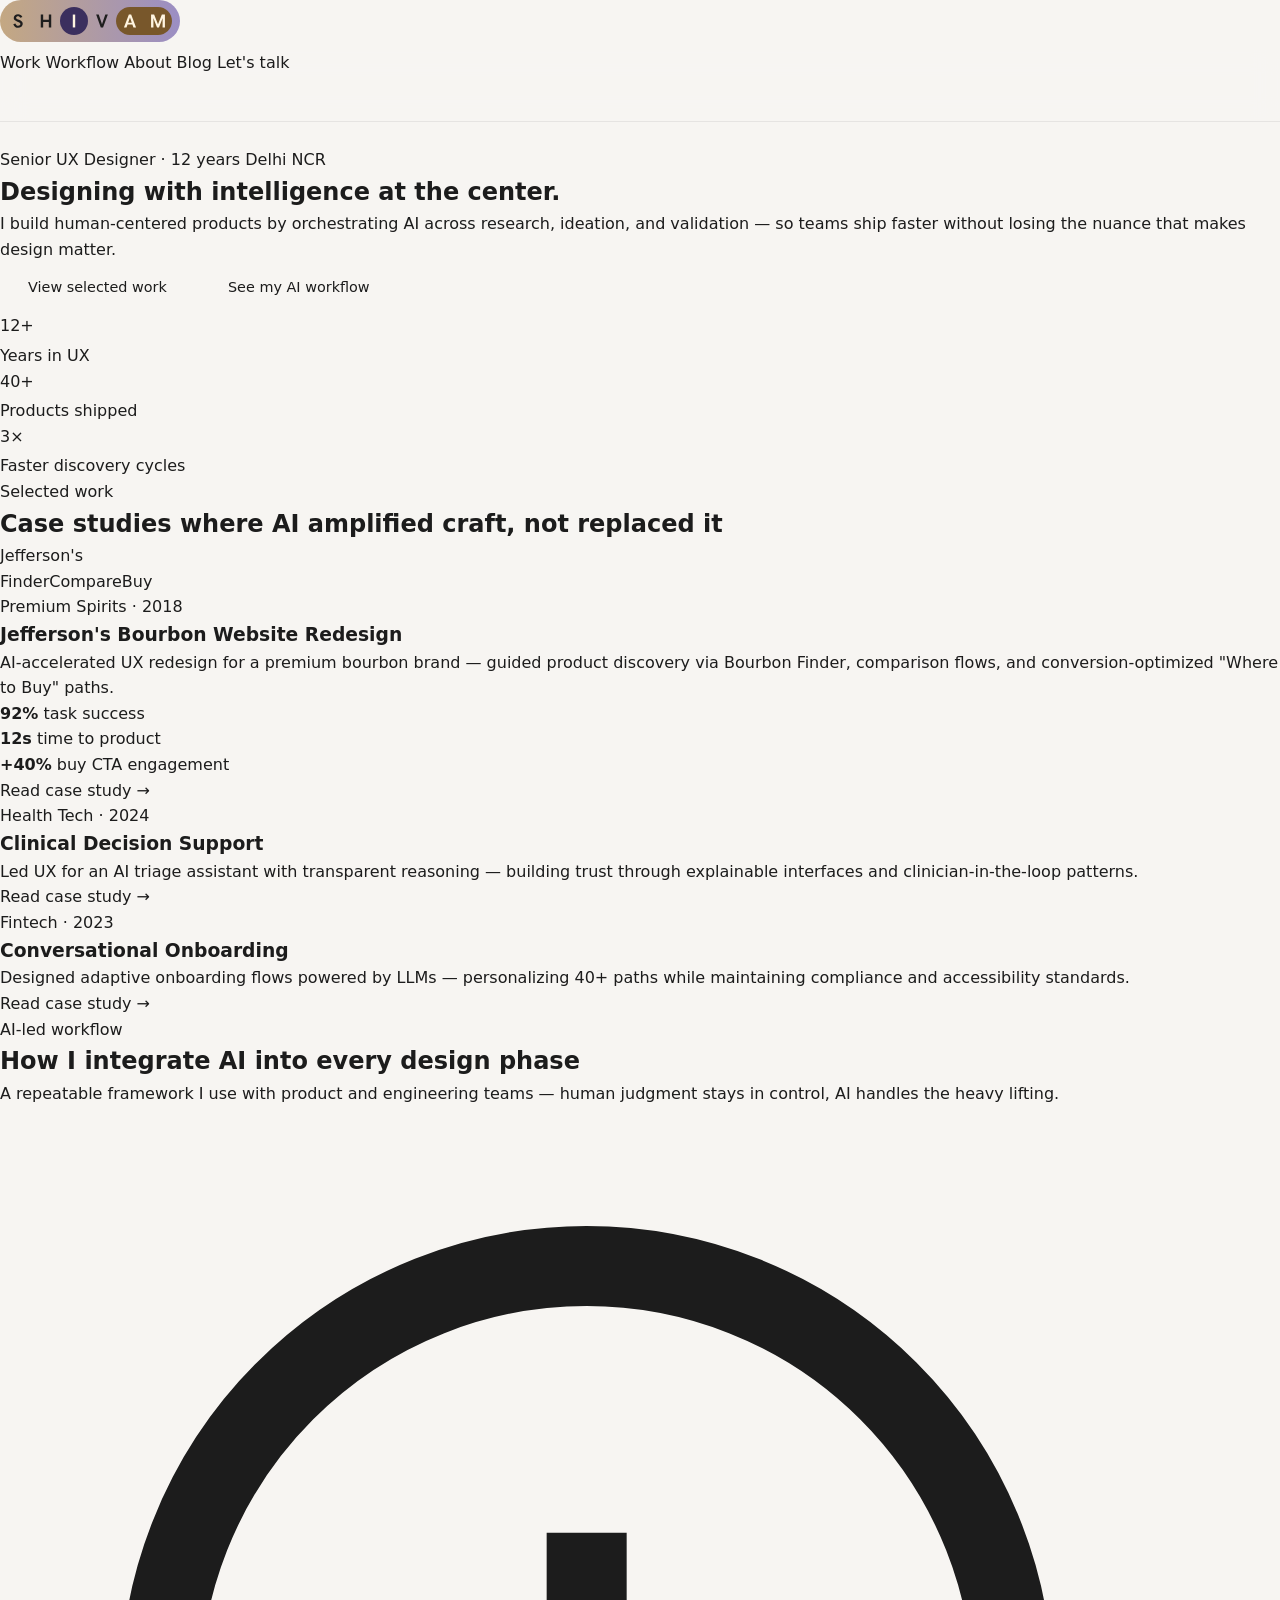
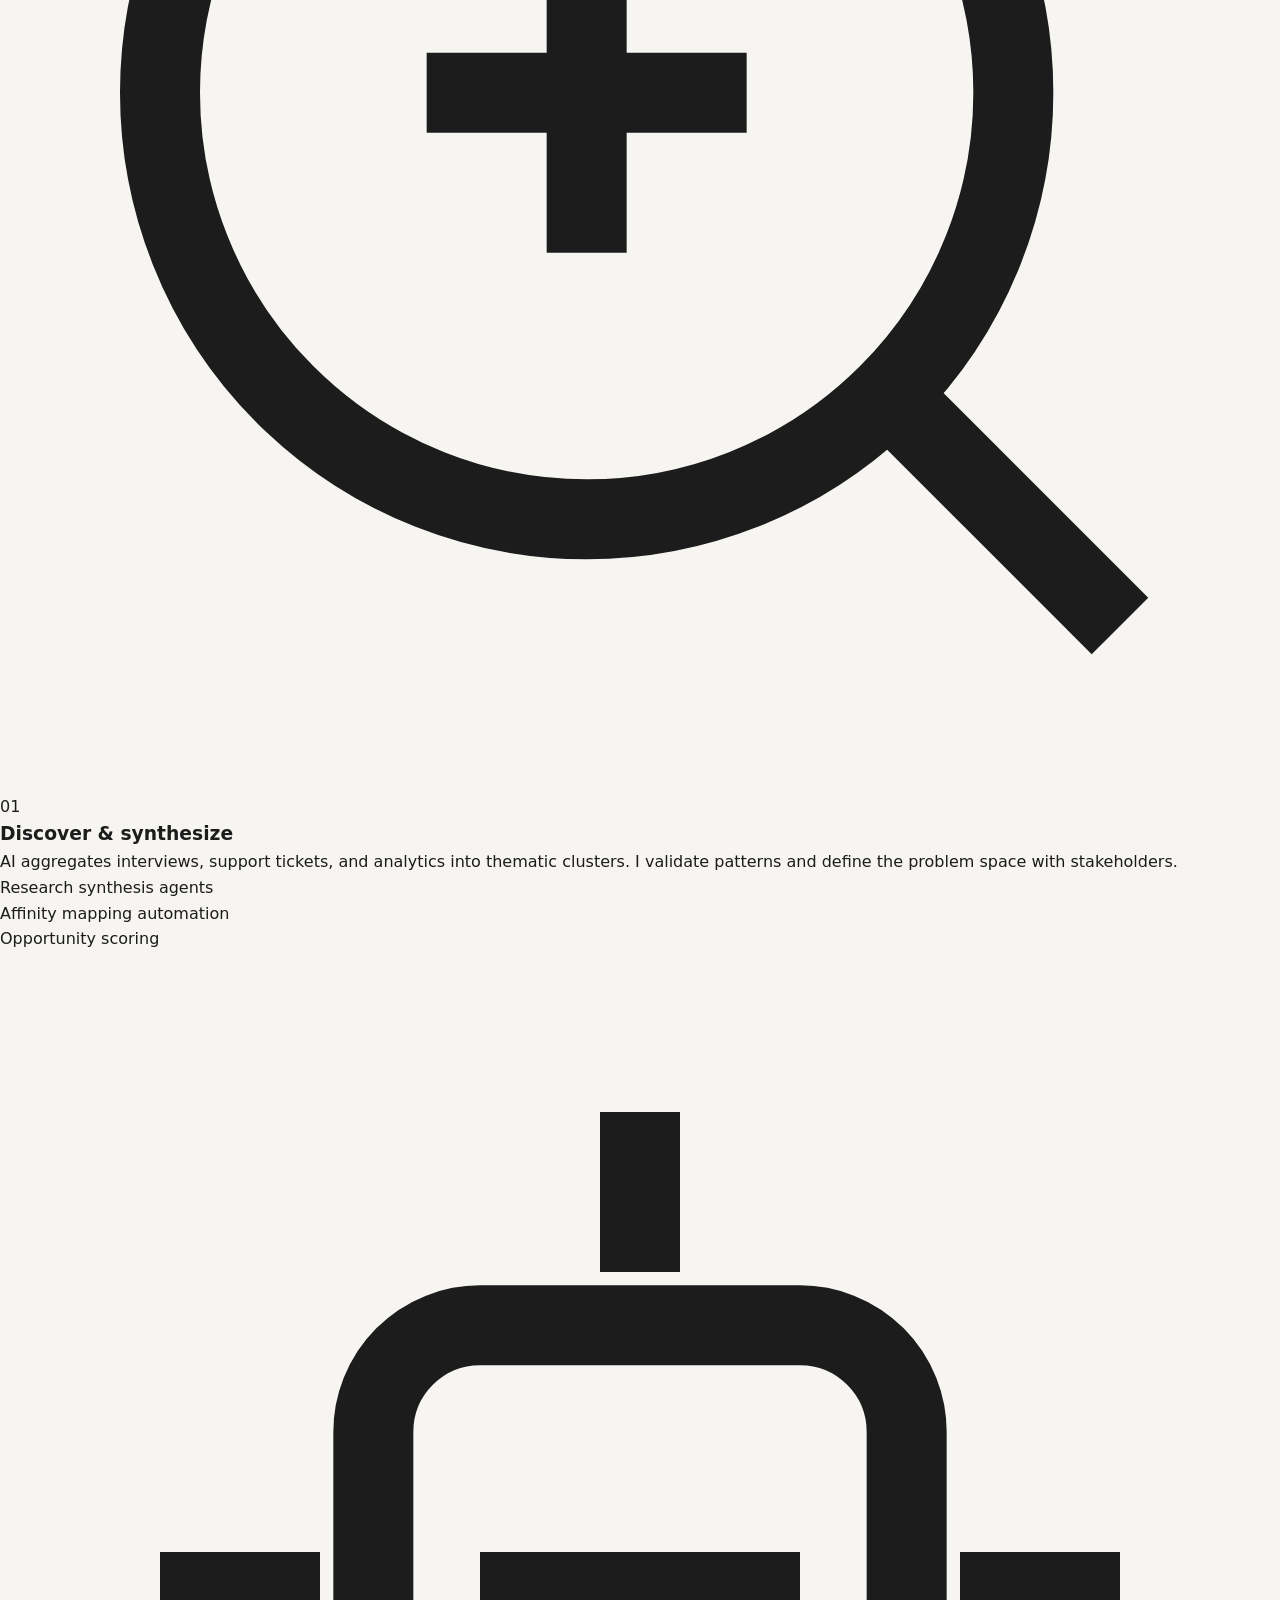
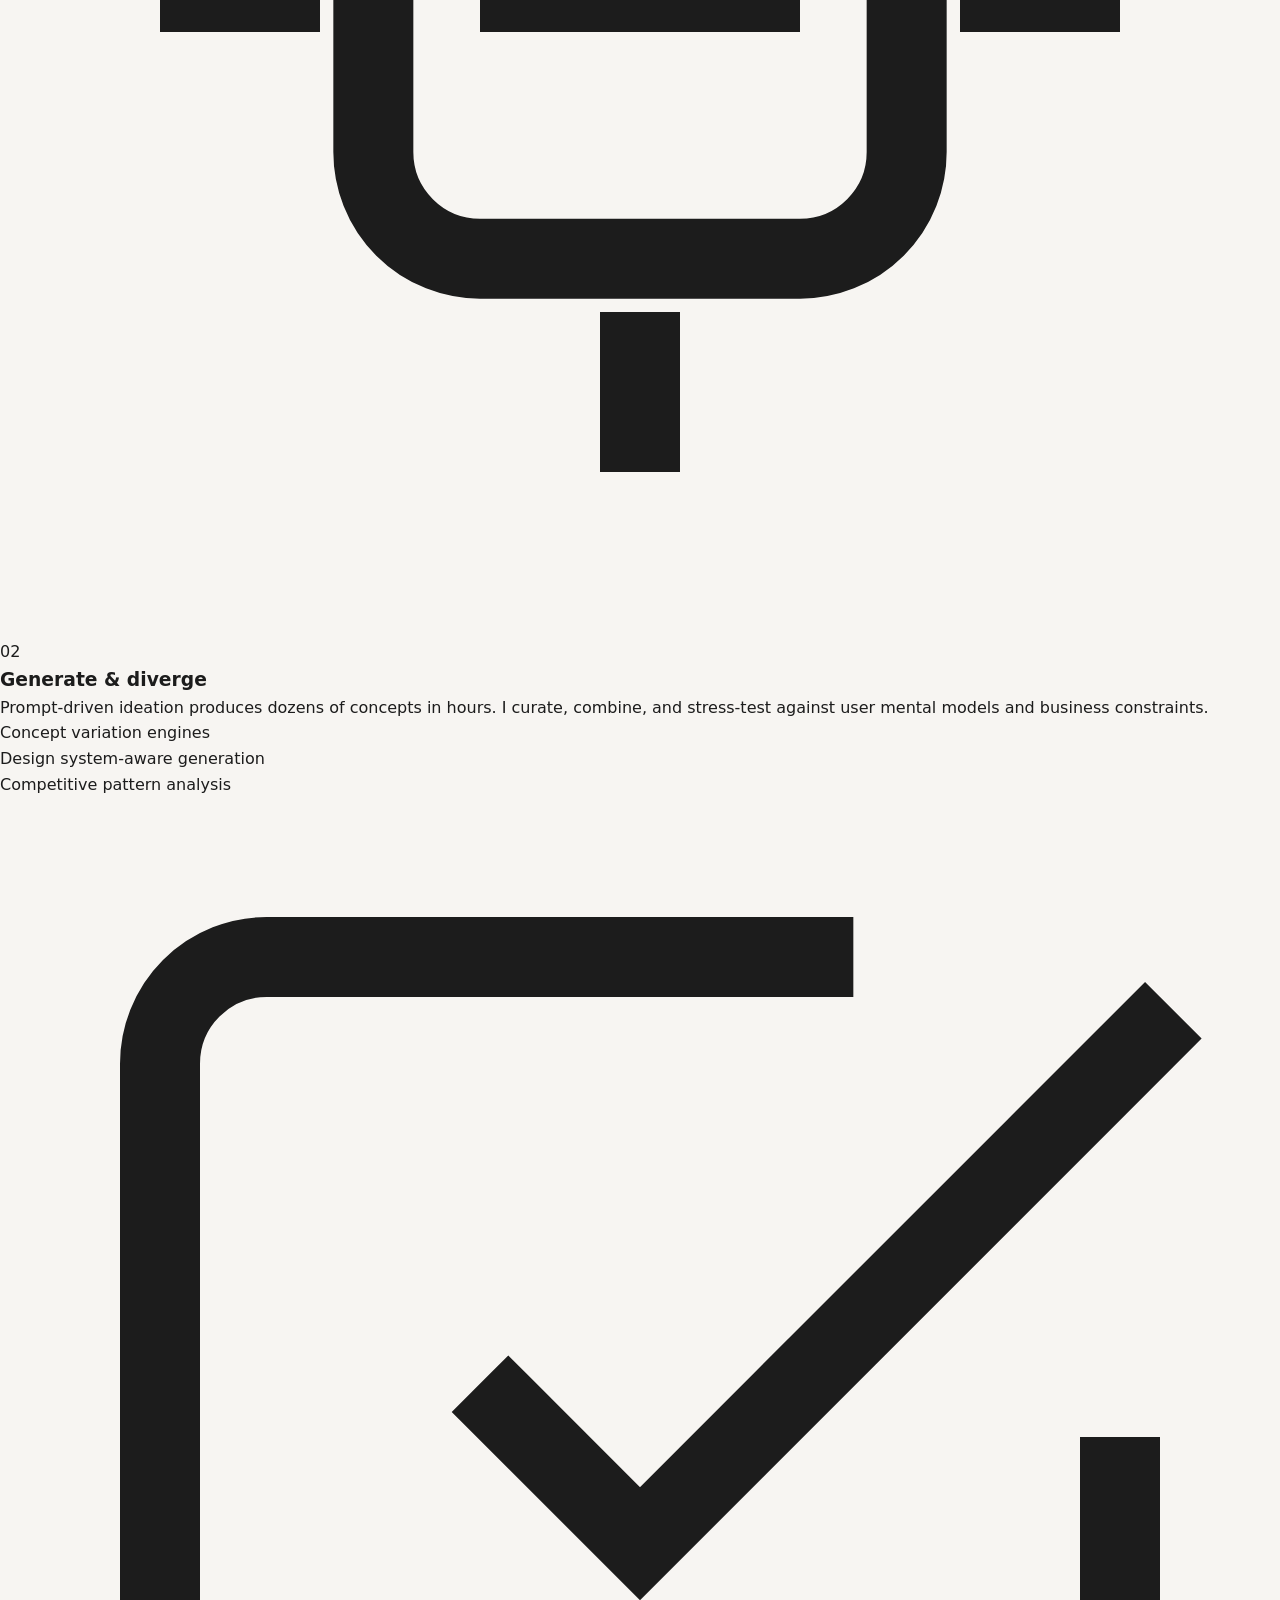
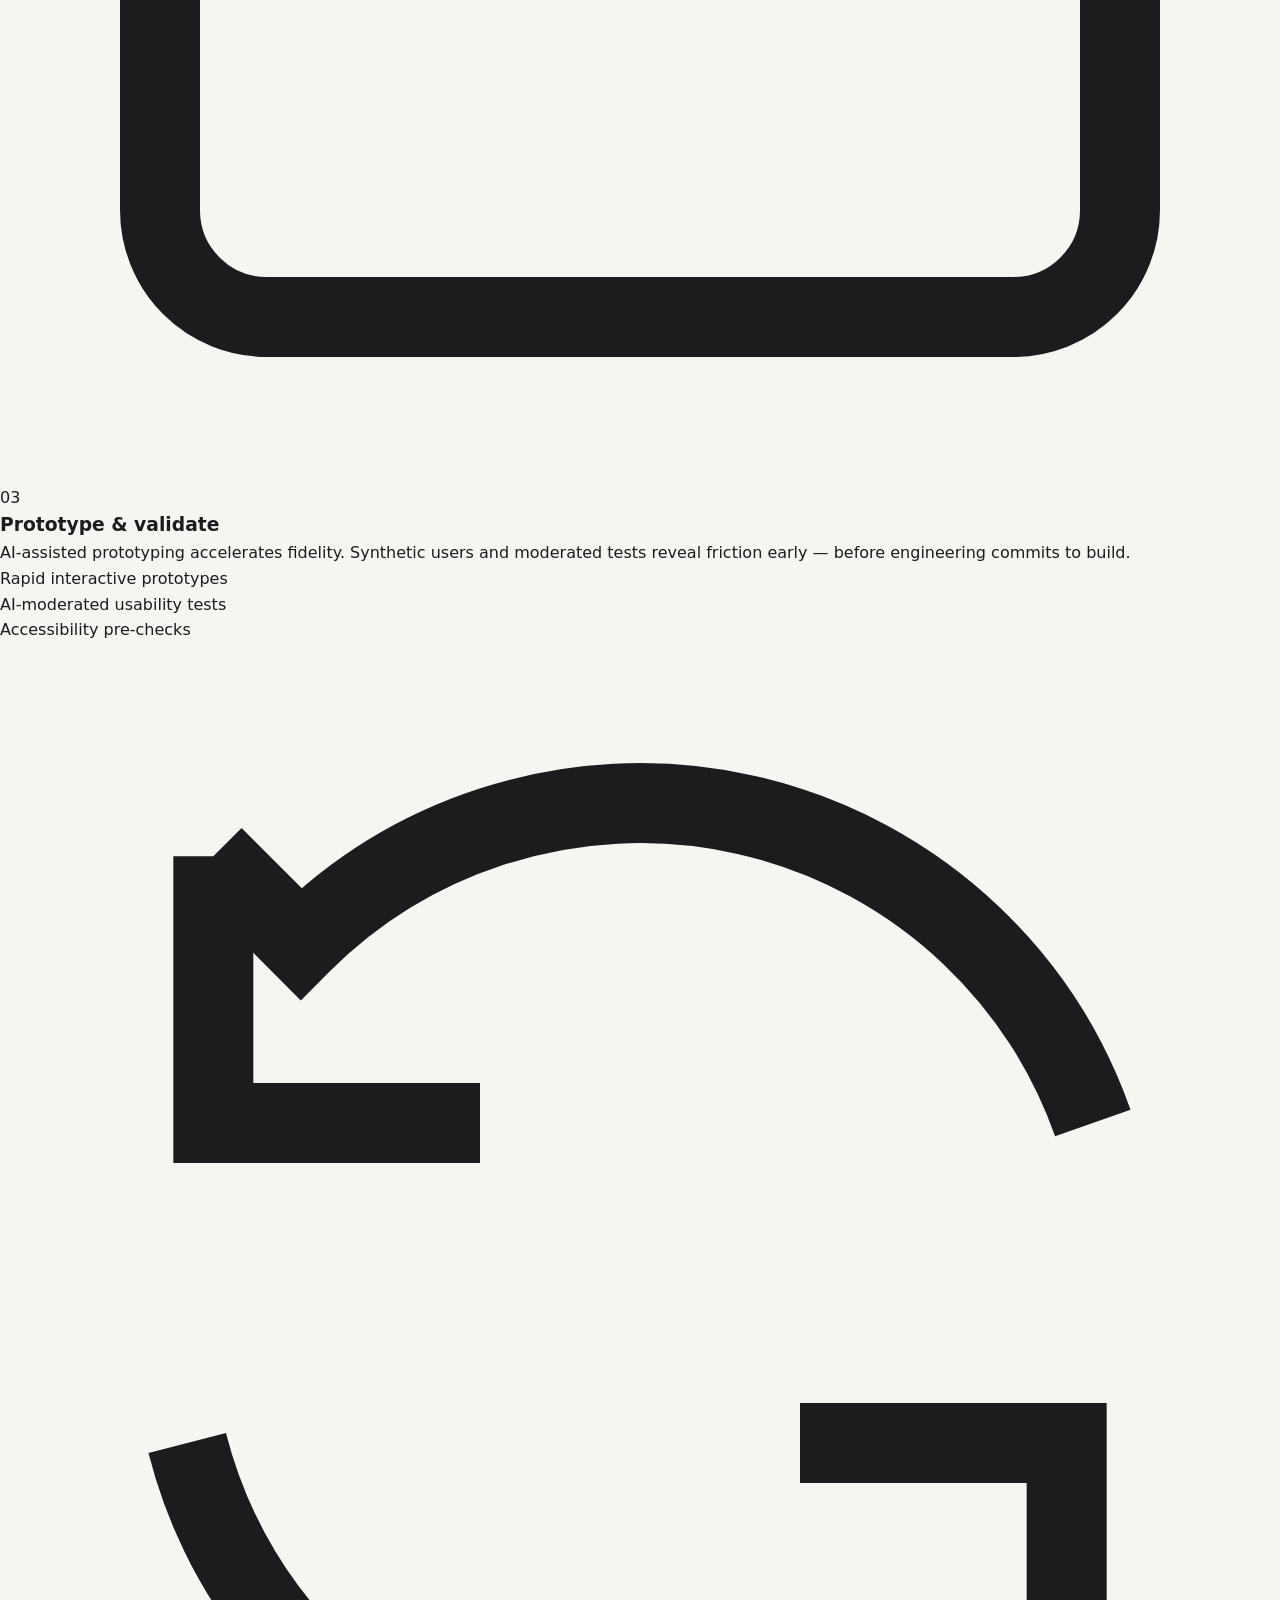
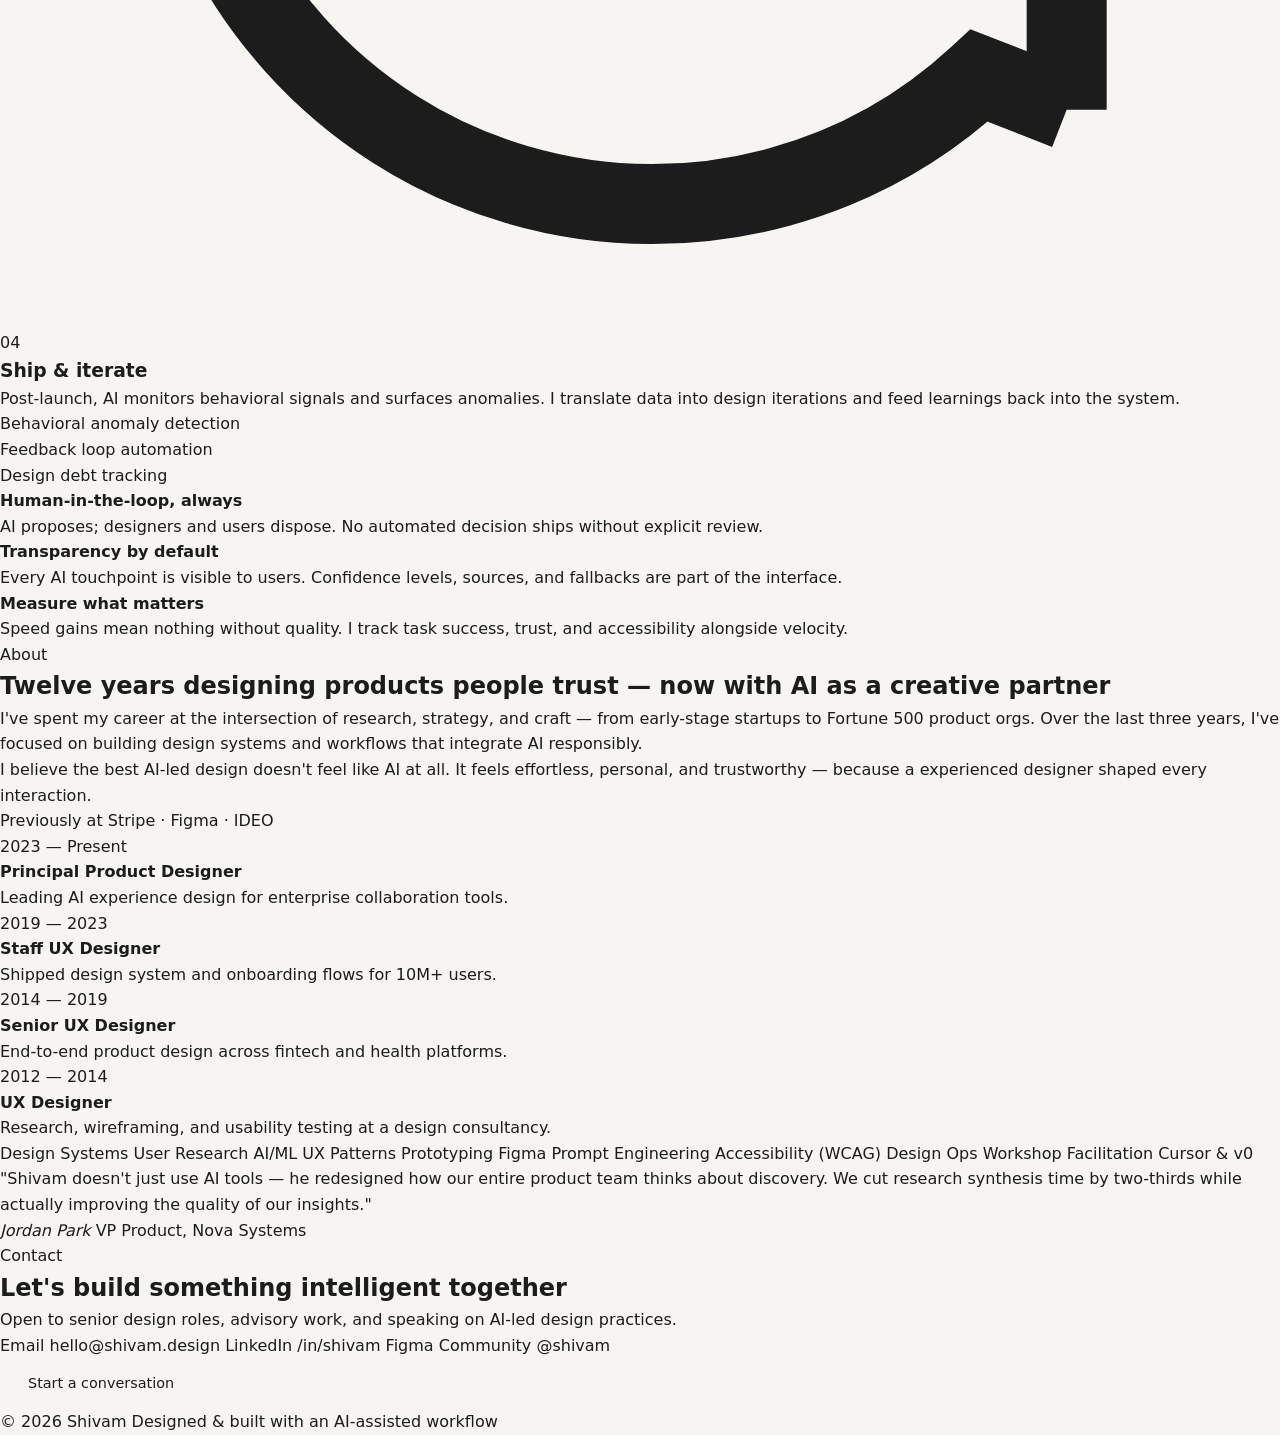
<file: index.html>
<!DOCTYPE html>
<html lang="en">
<head>
  <meta charset="UTF-8">

  <!-- Responsive Viewport - START-->
  <meta name="viewport" content="width=device-width, initial-scale=1.0">
  <!-- Responsive Viewport - END-->
  
  <meta name="description" content="Shivam — Senior UX Designer with 12 years of experience based in Delhi NCR. Specializing in AI-led design workflows that blend human insight with intelligent systems.">
  <title>Shivam — AI-Led UX Designer</title>

  <!-- CSS Import -->
  <link rel="stylesheet" href="CSS/styles.css">
  
  <!-- Google Font Import - START-->
  <link rel="preconnect" href="https://fonts.googleapis.com">
  <link rel="preconnect" href="https://fonts.gstatic.com" crossorigin>
  <link href="https://fonts.googleapis.com/css2?family=Google+Sans+Flex:opsz,wght@6..144,1..1000&family=Playfair+Display:ital,wght@0,400..900;1,400..900&family=Roboto:ital,wght@0,100..900;1,100..900&display=swap" rel="stylesheet">
  <!-- Google Font Import - START-->
  
</head>
  
<body>
  <div class="grain" aria-hidden="true"></div>
  <div class="cursor-glow" aria-hidden="true"></div>

  <header class="site-header">
    <a href="#" class="logo">
      <!-- Logo SVG - START -->
      <svg width="180" height="42" viewBox="0 0 180 42" fill="none" xmlns="http://www.w3.org/2000/svg">
        <rect width="180" height="42" rx="21" fill="url(#paint0_linear_18_1194)"/>
        <path d="M18.0855 27.75C16.9755 27.75 16.0095 27.471 15.1875 26.913C14.3655 26.355 13.7265 25.473 13.2705 24.267L15.3855 23.43C15.7155 24.21 16.1055 24.777 16.5555 25.131C17.0055 25.485 17.5455 25.662 18.1755 25.662C18.8175 25.662 19.3395 25.5 19.7415 25.176C20.1495 24.852 20.3535 24.423 20.3535 23.889C20.3535 23.409 20.1255 23.007 19.6695 22.683C19.2195 22.353 18.4725 22.011 17.4285 21.657C16.1265 21.219 15.1875 20.703 14.6115 20.109C14.0355 19.515 13.7475 18.789 13.7475 17.931C13.7475 16.863 14.1555 15.984 14.9715 15.294C15.7935 14.598 16.8315 14.25 18.0855 14.25C19.0875 14.25 19.9455 14.475 20.6595 14.925C21.3735 15.369 21.9465 16.053 22.3785 16.977L20.3445 17.832C20.0685 17.298 19.7445 16.911 19.3725 16.671C19.0065 16.431 18.5475 16.311 17.9955 16.311C17.4915 16.311 17.0475 16.452 16.6635 16.734C16.2855 17.01 16.0965 17.37 16.0965 17.814C16.0965 18.198 16.2555 18.525 16.5735 18.795C16.8915 19.059 17.6805 19.386 18.9405 19.776C20.2545 20.178 21.2145 20.715 21.8205 21.387C22.4265 22.053 22.7295 22.863 22.7295 23.817C22.7295 25.011 22.2705 25.965 21.3525 26.679C20.4345 27.393 19.3455 27.75 18.0855 27.75Z" fill="#1E1E1E"/>
        <path d="M48.817 27.444V14.556H51.22V27.444H48.817ZM40.78 27.444V14.556H43.174V27.444H40.78ZM42.184 21.99V19.749H49.816V21.99H42.184Z" fill="#1E1E1E"/>
        <rect x="60" y="7" width="28" height="28" rx="14" fill="#3B2F5E"/>
        <path d="M72.7895 27.444V14.556H75.2105V27.444H72.7895Z" fill="#FFF5E1"/>
        <path d="M100.794 27.444L96.132 14.556H98.715L101.541 22.809L101.973 24.168H102.036L102.468 22.827L105.321 14.556H107.868L103.044 27.444H100.794Z" fill="#1E1E1E"/>
        <path d="M116 21C116 13.268 122.268 7 130 7H144V35H130C122.268 35 116 28.732 116 21V21Z" fill="#78572B"/>
        <path d="M123.934 27.444L128.866 14.556H131.152L136.066 27.444H133.429L130.504 19.074L130.009 17.472H129.955L129.46 19.065L126.508 27.444H123.934ZM126.22 24.591L126.895 22.737H132.79L133.492 24.591H126.22Z" fill="#FFF5E1"/>
        <path d="M144 7H158C165.732 7 172 13.268 172 21V21C172 28.732 165.732 35 158 35H144V7Z" fill="#78572B"/>
        <path d="M151.074 27.444V14.556H154.125L157.977 24.249H158.04L161.865 14.556H164.925V27.444H162.585V20.514L162.648 18.327H162.594L158.94 27.444H157.059L153.414 18.327H153.351L153.423 20.514V27.444H151.074Z" fill="#FFF5E1"/>
        <defs>
          <linearGradient id="paint0_linear_18_1194" x1="0" y1="21" x2="180" y2="21" gradientUnits="userSpaceOnUse">
          <stop stop-color="#C4A882"/>
          <stop offset="1" stop-color="#9B8EC4"/>
          </linearGradient>
        </defs>
      </svg>
      <!-- Logo SVG - END -->
    </a>
    <nav class="nav" aria-label="Main navigation">
      <a href="work.html">Work</a>
      <a href="#workflow">Workflow</a>
      <a href="about.html">About</a>
      <a href="blog.html">Blog</a>
      <a href="#contact" class="nav-cta">Let's talk</a>
    </nav>
    <button class="menu-toggle" aria-label="Open menu" aria-expanded="false">
      <span></span>
      <span></span>
    </button>
  </header>

  <main>
    <!-- Hero -->
    <section class="hero" id="top">
      <div class="hero-meta">
        <span class="badge">Senior UX Designer · 12 years</span>
        <span class="hero-location">Delhi NCR</span>
      </div>
      <h1 class="hero-title">
        <span class="line">Designing with</span>
        <span class="line accent">intelligence</span>
        <span class="line">at the center.</span>
      </h1>
      <p class="hero-lede">
        I build human-centered products by orchestrating AI across research, ideation, and validation — 
        so teams ship faster without losing the nuance that makes design matter.
      </p>
      <div class="hero-actions">
        <a href="#work" class="btn btn-primary">View selected work</a>
        <a href="#workflow" class="btn btn-ghost">See my AI workflow</a>
      </div>
      <div class="hero-stats">
        <div class="stat">
          <span class="stat-num">12+</span>
          <span class="stat-label">Years in UX</span>
        </div>
        <div class="stat">
          <span class="stat-num">40+</span>
          <span class="stat-label">Products shipped</span>
        </div>
        <div class="stat">
          <span class="stat-num">3×</span>
          <span class="stat-label">Faster discovery cycles</span>
        </div>
      </div>
    </section>

    <!-- Featured Work -->
    <section class="section work" id="work">
      <div class="section-header">
        <span class="section-tag">Selected work</span>
        <h2>Case studies where AI amplified craft, not replaced it</h2>
      </div>
      <div class="work-grid">
        <article class="case-card case-card--featured" data-reveal>
          <div class="case-visual case-visual--bourbon">
            <div class="case-mock case-mock--bourbon">
              <div class="mock-bar mock-bar--bourbon"></div>
              <div class="mock-content">
                <div class="mock-bourbon-label">Jefferson's</div>
                <div class="mock-line mock-line--wide mock-line--bourbon"></div>
                <div class="mock-line mock-line--bourbon"></div>
                <div class="mock-pills mock-pills--bourbon">
                  <span>Finder</span><span>Compare</span><span>Buy</span>
                </div>
              </div>
            </div>
          </div>
          <div class="case-body">
            <span class="case-tag">Premium Spirits · 2018</span>
            <h3>Jefferson's Bourbon Website Redesign</h3>
            <p>AI-accelerated UX redesign for a premium bourbon brand — guided product discovery via Bourbon Finder, comparison flows, and conversion-optimized "Where to Buy" paths.</p>
            <ul class="case-metrics">
              <li><strong>92%</strong> task success</li>
              <li><strong>12s</strong> time to product</li>
              <li><strong>+40%</strong> buy CTA engagement</li>
            </ul>
            <a href="jeffersons-bourbon.html" class="case-link">Read case study →</a>
          </div>
        </article>

        <article class="case-card" data-reveal>
          <div class="case-visual case-visual--2">
            <div class="case-mock case-mock--compact">
              <div class="mock-grid">
                <div class="mock-cell"></div>
                <div class="mock-cell mock-cell--active"></div>
                <div class="mock-cell"></div>
                <div class="mock-cell"></div>
              </div>
            </div>
          </div>
          <div class="case-body">
            <span class="case-tag">Health Tech · 2024</span>
            <h3>Clinical Decision Support</h3>
            <p>Led UX for an AI triage assistant with transparent reasoning — building trust through explainable interfaces and clinician-in-the-loop patterns.</p>
            <a href="#" class="case-link">Read case study →</a>
          </div>
        </article>

        <article class="case-card" data-reveal>
          <div class="case-visual case-visual--3">
            <div class="case-mock case-mock--compact">
              <div class="mock-chat">
                <div class="chat-bubble chat-bubble--ai"></div>
                <div class="chat-bubble chat-bubble--user"></div>
                <div class="chat-bubble chat-bubble--ai chat-bubble--short"></div>
              </div>
            </div>
          </div>
          <div class="case-body">
            <span class="case-tag">Fintech · 2023</span>
            <h3>Conversational Onboarding</h3>
            <p>Designed adaptive onboarding flows powered by LLMs — personalizing 40+ paths while maintaining compliance and accessibility standards.</p>
            <a href="#" class="case-link">Read case study →</a>
          </div>
        </article>
      </div>
    </section>

    <!-- AI Workflow -->
    <section class="section workflow" id="workflow">
      <div class="section-header">
        <span class="section-tag">AI-led workflow</span>
        <h2>How I integrate AI into every design phase</h2>
        <p class="section-desc">A repeatable framework I use with product and engineering teams — human judgment stays in control, AI handles the heavy lifting.</p>
      </div>

      <div class="workflow-diagram">
        <div class="workflow-track" aria-hidden="true">
          <div class="workflow-progress"></div>
        </div>
        <div class="workflow-steps">
          <article class="workflow-step active" data-step="0">
            <div class="step-icon">
              <svg viewBox="0 0 24 24" fill="none" stroke="currentColor" stroke-width="1.5"><circle cx="11" cy="11" r="8"/><path d="m21 21-4.3-4.3"/><path d="M11 8v6M8 11h6"/></svg>
            </div>
            <span class="step-num">01</span>
            <h3>Discover &amp; synthesize</h3>
            <p>AI aggregates interviews, support tickets, and analytics into thematic clusters. I validate patterns and define the problem space with stakeholders.</p>
            <ul class="step-tools">
              <li>Research synthesis agents</li>
              <li>Affinity mapping automation</li>
              <li>Opportunity scoring</li>
            </ul>
          </article>

          <article class="workflow-step" data-step="1">
            <div class="step-icon">
              <svg viewBox="0 0 24 24" fill="none" stroke="currentColor" stroke-width="1.5"><path d="M12 3v3m0 12v3M3 12h3m12 0h3"/><rect x="7" y="7" width="10" height="10" rx="2"/><path d="M9 12h6"/></svg>
            </div>
            <span class="step-num">02</span>
            <h3>Generate &amp; diverge</h3>
            <p>Prompt-driven ideation produces dozens of concepts in hours. I curate, combine, and stress-test against user mental models and business constraints.</p>
            <ul class="step-tools">
              <li>Concept variation engines</li>
              <li>Design system-aware generation</li>
              <li>Competitive pattern analysis</li>
            </ul>
          </article>

          <article class="workflow-step" data-step="2">
            <div class="step-icon">
              <svg viewBox="0 0 24 24" fill="none" stroke="currentColor" stroke-width="1.5"><path d="M9 11l3 3L22 4"/><path d="M21 12v7a2 2 0 0 1-2 2H5a2 2 0 0 1-2-2V5a2 2 0 0 1 2-2h11"/></svg>
            </div>
            <span class="step-num">03</span>
            <h3>Prototype &amp; validate</h3>
            <p>AI-assisted prototyping accelerates fidelity. Synthetic users and moderated tests reveal friction early — before engineering commits to build.</p>
            <ul class="step-tools">
              <li>Rapid interactive prototypes</li>
              <li>AI-moderated usability tests</li>
              <li>Accessibility pre-checks</li>
            </ul>
          </article>

          <article class="workflow-step" data-step="3">
            <div class="step-icon">
              <svg viewBox="0 0 24 24" fill="none" stroke="currentColor" stroke-width="1.5"><path d="M4 4v5h5"/><path d="M20 20v-5h-5"/><path d="M20.49 9A9 9 0 0 0 5.64 5.64L4 4"/><path d="M3.51 15a9 9 0 0 0 14.85 4.36L20 20"/></svg>
            </div>
            <span class="step-num">04</span>
            <h3>Ship &amp; iterate</h3>
            <p>Post-launch, AI monitors behavioral signals and surfaces anomalies. I translate data into design iterations and feed learnings back into the system.</p>
            <ul class="step-tools">
              <li>Behavioral anomaly detection</li>
              <li>Feedback loop automation</li>
              <li>Design debt tracking</li>
            </ul>
          </article>
        </div>
      </div>

      <div class="workflow-principles">
        <div class="principle" data-reveal>
          <h4>Human-in-the-loop, always</h4>
          <p>AI proposes; designers and users dispose. No automated decision ships without explicit review.</p>
        </div>
        <div class="principle" data-reveal>
          <h4>Transparency by default</h4>
          <p>Every AI touchpoint is visible to users. Confidence levels, sources, and fallbacks are part of the interface.</p>
        </div>
        <div class="principle" data-reveal>
          <h4>Measure what matters</h4>
          <p>Speed gains mean nothing without quality. I track task success, trust, and accessibility alongside velocity.</p>
        </div>
      </div>
    </section>

    <!-- About -->
    <section class="section about" id="about">
      <div class="about-grid">
        <div class="about-content">
          <span class="section-tag">About</span>
          <h2>Twelve years designing products people trust — now with AI as a creative partner</h2>
          <p>
            I've spent my career at the intersection of research, strategy, and craft — from early-stage startups 
            to Fortune 500 product orgs. Over the last three years, I've focused on building design systems and 
            workflows that integrate AI responsibly.
          </p>
          <p>
            I believe the best AI-led design doesn't feel like AI at all. It feels effortless, personal, and 
            trustworthy — because a experienced designer shaped every interaction.
          </p>
          <div class="about-roles">
            <span>Previously at Stripe</span>
            <span>·</span>
            <span>Figma</span>
            <span>·</span>
            <span>IDEO</span>
          </div>
        </div>
        <div class="about-timeline">
          <div class="timeline-item" data-reveal>
            <span class="timeline-year">2023 — Present</span>
            <h4>Principal Product Designer</h4>
            <p>Leading AI experience design for enterprise collaboration tools.</p>
          </div>
          <div class="timeline-item" data-reveal>
            <span class="timeline-year">2019 — 2023</span>
            <h4>Staff UX Designer</h4>
            <p>Shipped design system and onboarding flows for 10M+ users.</p>
          </div>
          <div class="timeline-item" data-reveal>
            <span class="timeline-year">2014 — 2019</span>
            <h4>Senior UX Designer</h4>
            <p>End-to-end product design across fintech and health platforms.</p>
          </div>
          <div class="timeline-item" data-reveal>
            <span class="timeline-year">2012 — 2014</span>
            <h4>UX Designer</h4>
            <p>Research, wireframing, and usability testing at a design consultancy.</p>
          </div>
        </div>
      </div>

      <div class="skills">
        <span class="skill">Design Systems</span>
        <span class="skill">User Research</span>
        <span class="skill">AI/ML UX Patterns</span>
        <span class="skill">Prototyping</span>
        <span class="skill">Figma</span>
        <span class="skill">Prompt Engineering</span>
        <span class="skill">Accessibility (WCAG)</span>
        <span class="skill">Design Ops</span>
        <span class="skill">Workshop Facilitation</span>
        <span class="skill">Cursor &amp; v0</span>
      </div>
    </section>

    <!-- Testimonial -->
    <section class="section testimonial">
      <blockquote data-reveal>
        <p>"Shivam doesn't just use AI tools — he redesigned how our entire product team thinks about discovery. 
        We cut research synthesis time by two-thirds while actually improving the quality of our insights."</p>
        <footer>
          <cite>Jordan Park</cite>
          <span>VP Product, Nova Systems</span>
        </footer>
      </blockquote>
    </section>

    <!-- Contact -->
    <section class="section contact" id="contact">
      <div class="contact-inner">
        <span class="section-tag">Contact</span>
        <h2>Let's build something intelligent together</h2>
        <p>Open to senior design roles, advisory work, and speaking on AI-led design practices.</p>
        <div class="contact-links">
          <a href="mailto:hello@shivam.design" class="contact-link">
            <span class="contact-label">Email</span>
            <span>hello@shivam.design</span>
          </a>
          <a href="https://linkedin.com" target="_blank" rel="noopener" class="contact-link">
            <span class="contact-label">LinkedIn</span>
            <span>/in/shivam</span>
          </a>
          <a href="https://figma.com" target="_blank" rel="noopener" class="contact-link">
            <span class="contact-label">Figma Community</span>
            <span>@shivam</span>
          </a>
        </div>
        <a href="mailto:hello@shivam.design" class="btn btn-primary btn-large">Start a conversation</a>
      </div>
    </section>
  </main>

  <footer class="site-footer">
    <span>© 2026 Shivam</span>
    <span>Designed &amp; built with an AI-assisted workflow</span>
  </footer>

  <script src="JS/script.js"></script>
</body>
</html>
</file>
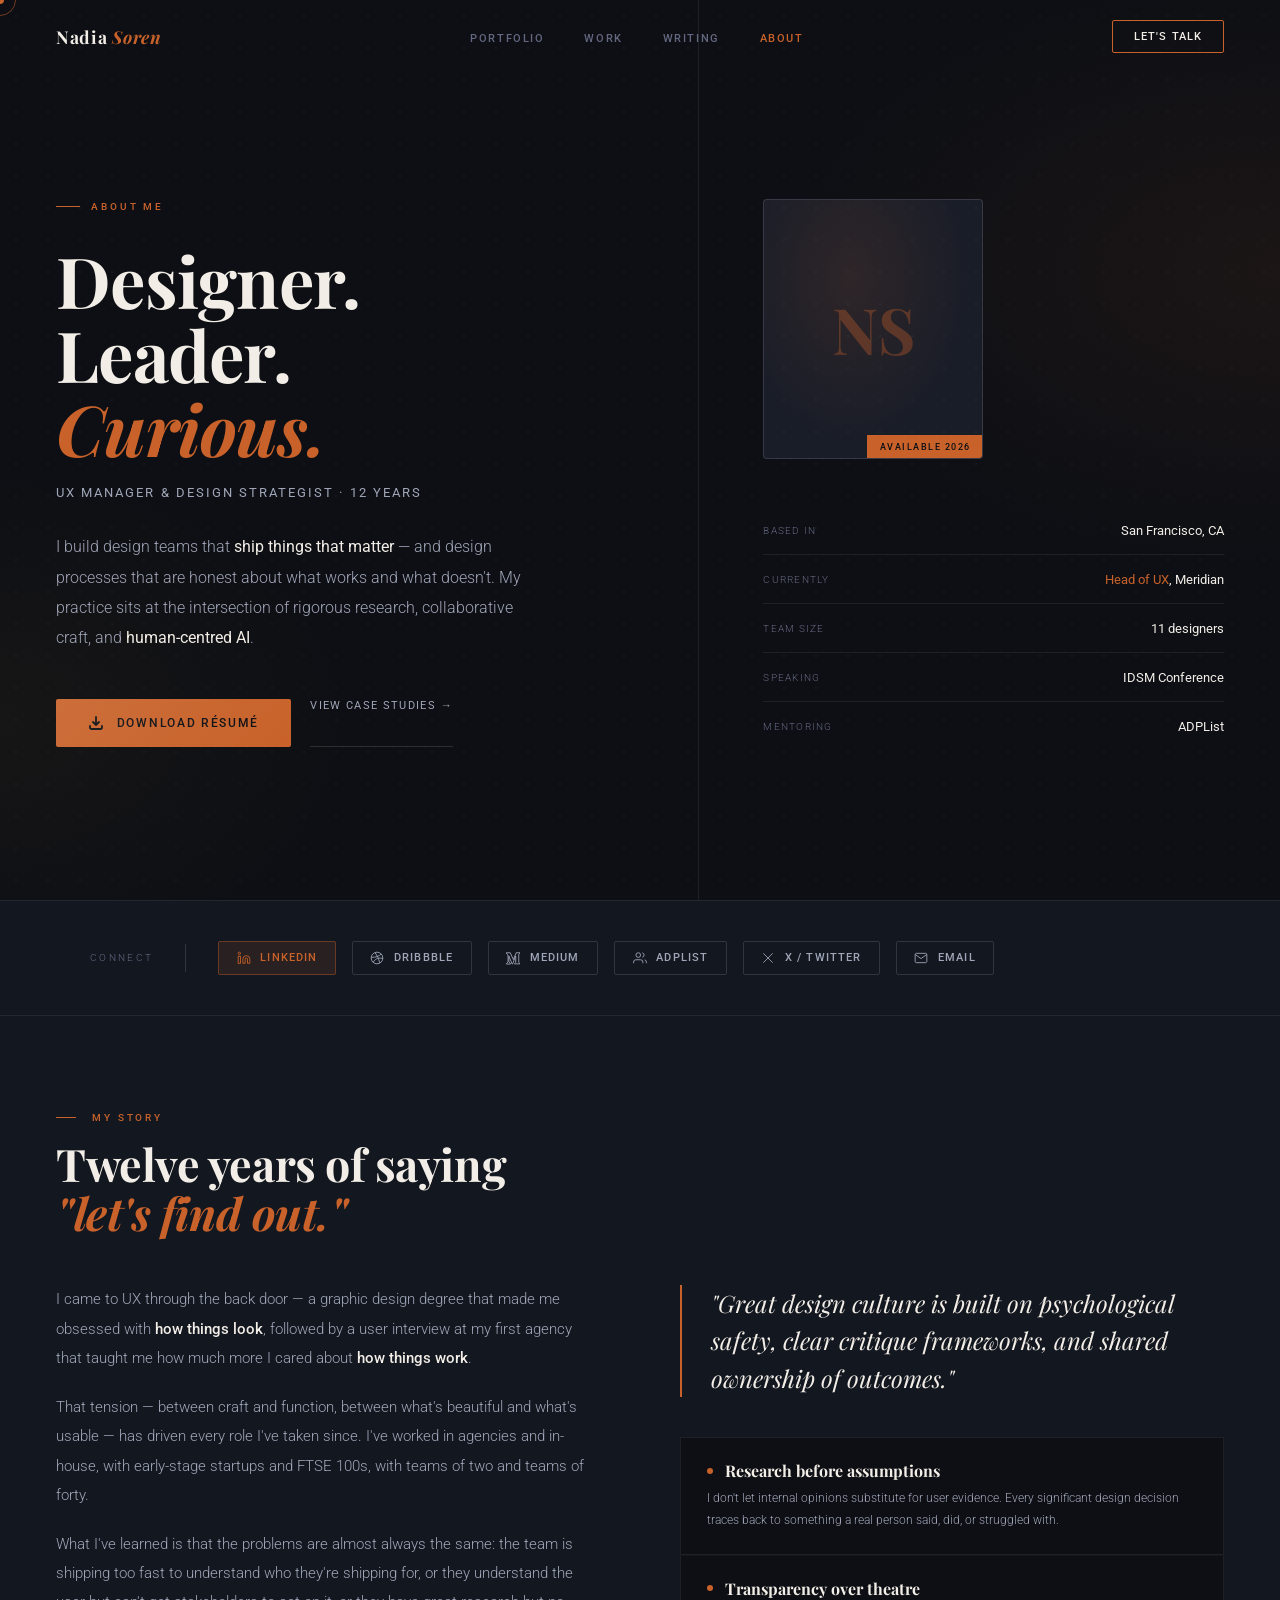
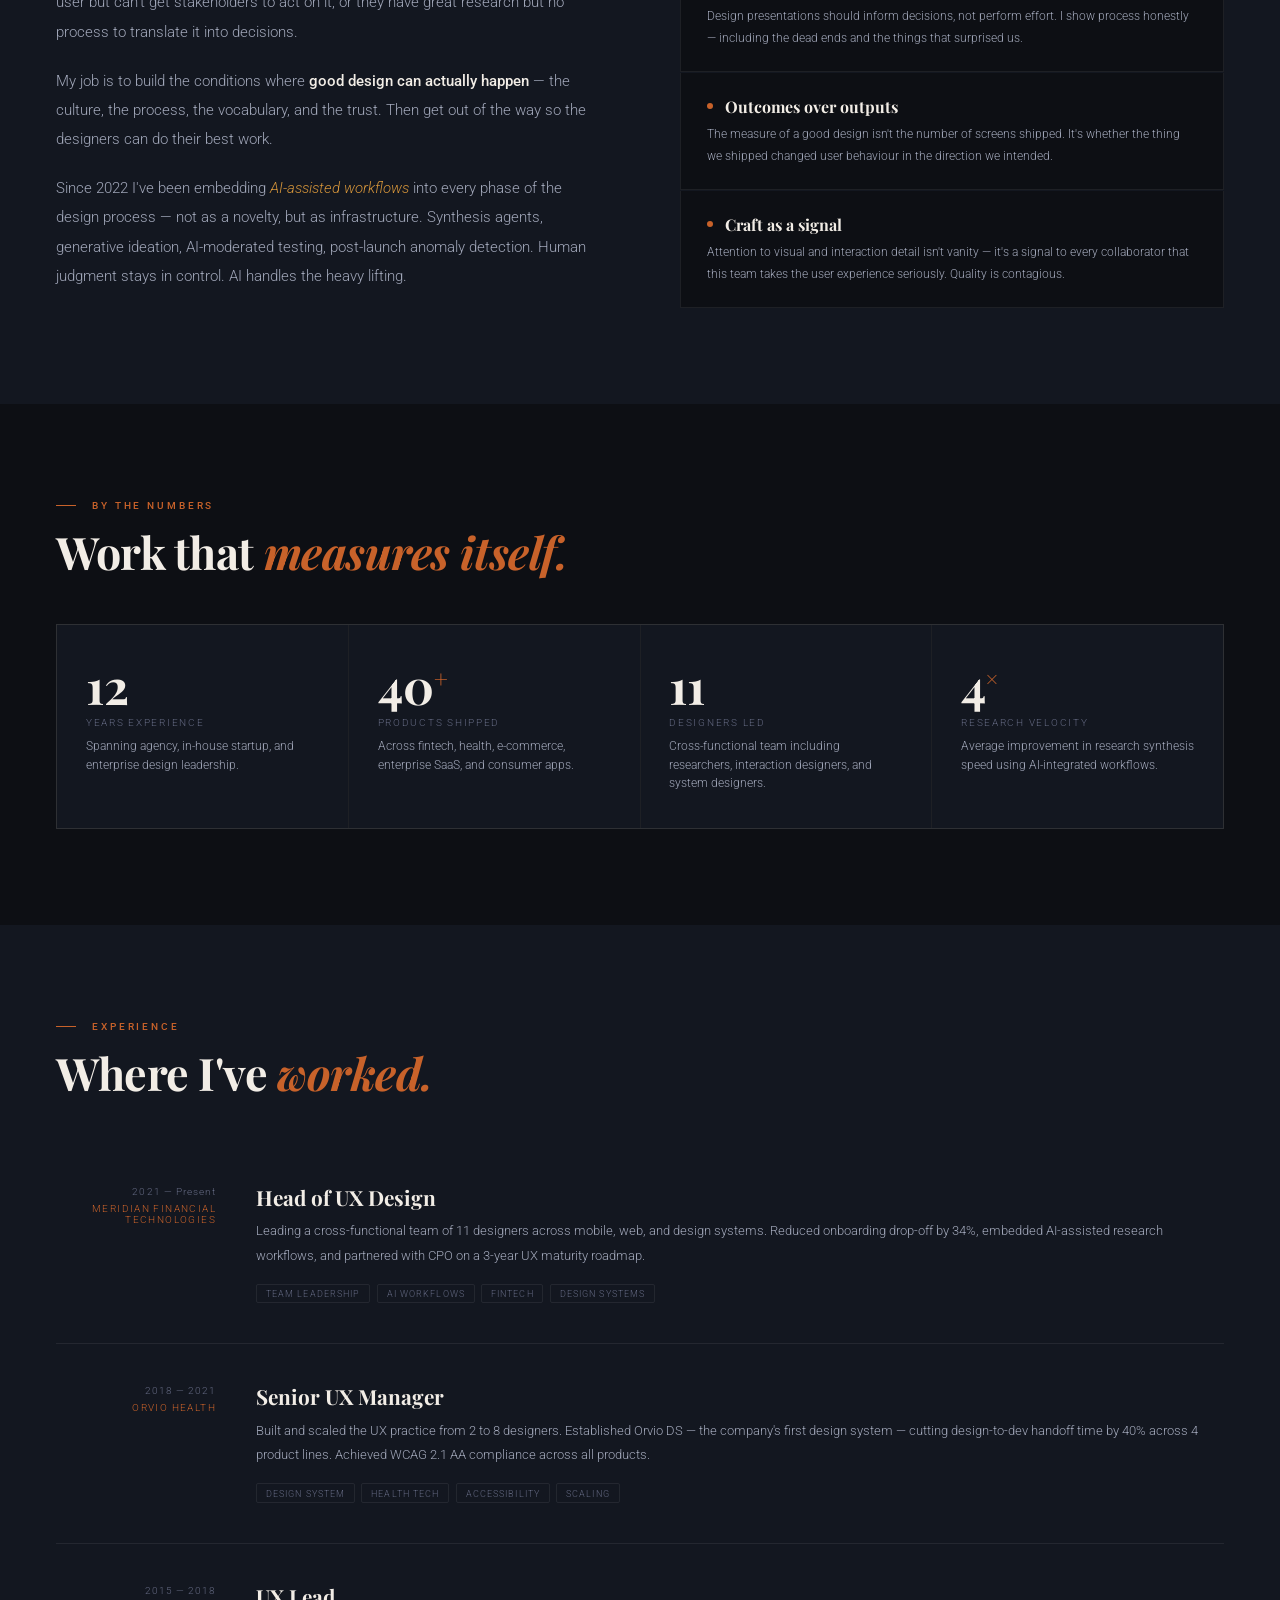
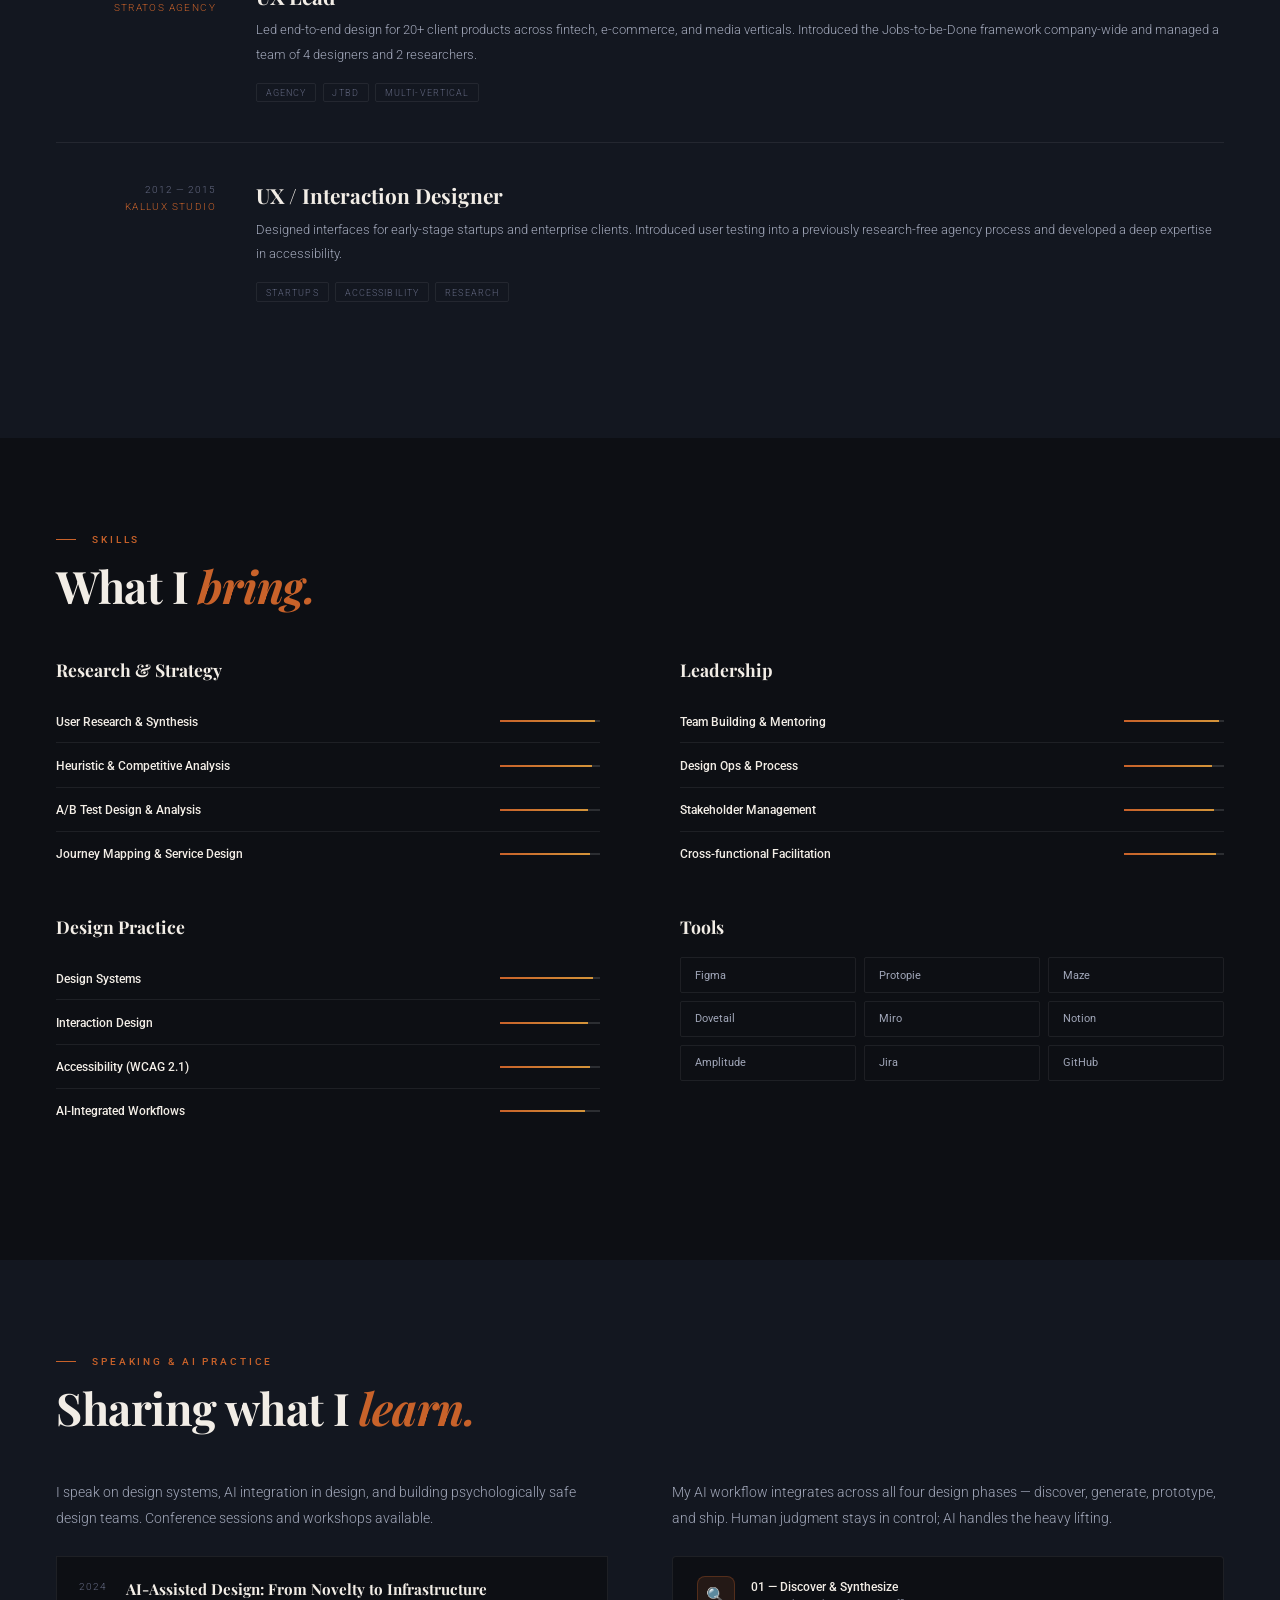
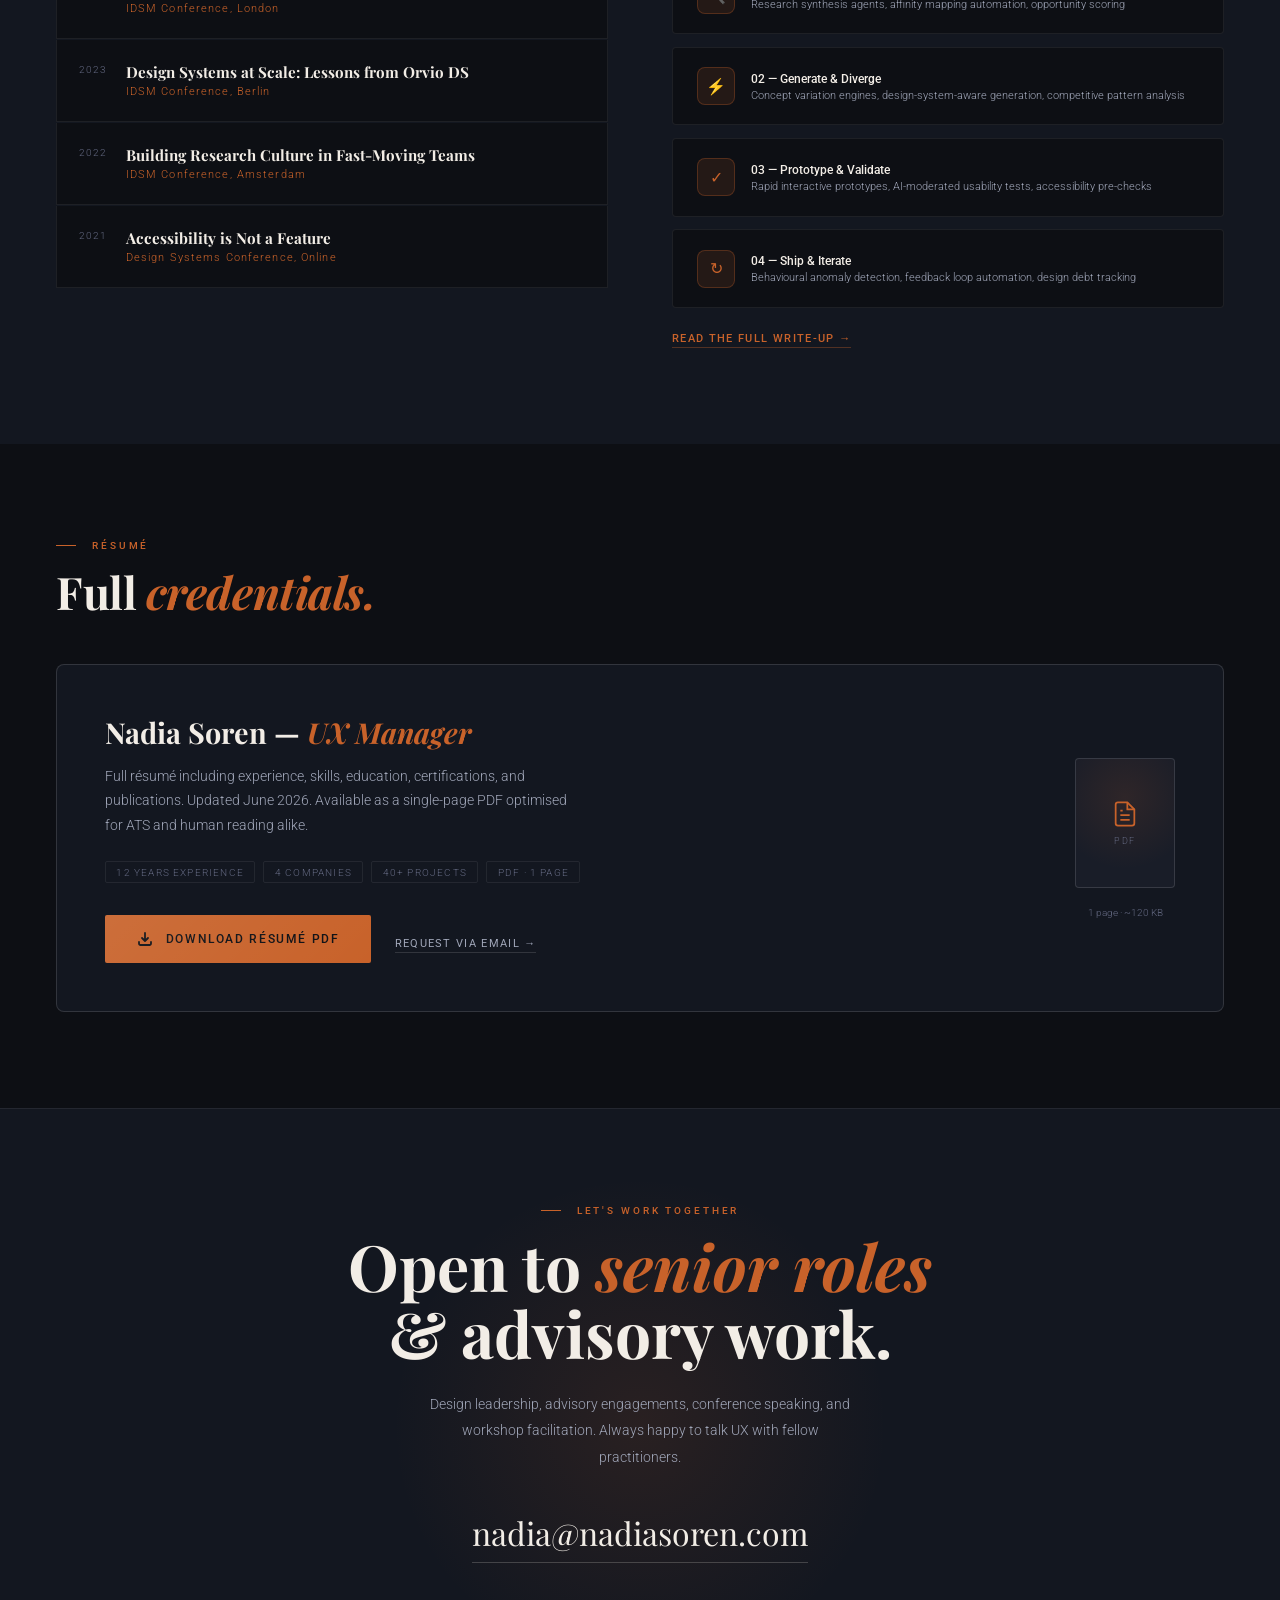
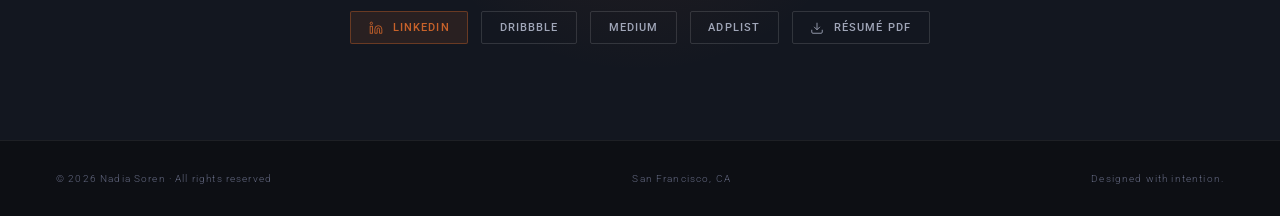
<file: about-me.html>
<!DOCTYPE html>
<html lang="en">
<head>
<meta charset="UTF-8">
<meta name="viewport" content="width=device-width, initial-scale=1.0">
<title>About Nadia Soren — UX Manager & Design Strategist</title>
<link rel="preconnect" href="https://fonts.googleapis.com">
<link rel="preconnect" href="https://fonts.gstatic.com" crossorigin>
<link href="https://fonts.googleapis.com/css2?family=Playfair+Display:ital,wght@0,400..900;1,400..900&family=Roboto:ital,wght@0,100..900;1,100..900&display=swap" rel="stylesheet">
<style>
  :root {
    --bg:          #0d0f14;
    --surface:     #131720;
    --surface2:    #191d28;
    --surface3:    #1f2330;
    --border:      rgba(255,255,255,0.07);
    --border2:     rgba(255,255,255,0.13);
    --text:        #f2ede6;
    --muted:       #636880;
    --muted2:      #a0a6b8;
    --accent:      #c8622a;
    --accent2:     #e07840;
    --accent-dim:  rgba(200,98,42,0.12);
    --amber:       #d4943a;
    --amber-dim:   rgba(212,148,58,0.1);
    --green:       #4a9e7a;
    --green-dim:   rgba(74,158,122,0.1);
  }

  *,*::before,*::after{box-sizing:border-box;margin:0;padding:0;}
  html{scroll-behavior:smooth;}
  body{
    background:var(--bg);color:var(--text);
    font-family:'Roboto',sans-serif;font-weight:300;
    overflow-x:hidden;cursor:none;
  }

  /* CURSOR */
  #cur{position:fixed;width:8px;height:8px;background:var(--accent);border-radius:50%;pointer-events:none;z-index:9999;transform:translate(-50%,-50%);transition:width .15s,height .15s;}
  #cur-ring{position:fixed;width:32px;height:32px;border:1px solid rgba(200,98,42,0.55);border-radius:50%;pointer-events:none;z-index:9998;transform:translate(-50%,-50%);}
  body:has(a:hover) #cur{width:14px;height:14px;}
  body:has(a:hover) #cur-ring{width:52px;height:52px;border-color:rgba(200,98,42,0.25);}

  /* NAV */
  nav{position:fixed;top:0;left:0;right:0;z-index:200;display:flex;justify-content:space-between;align-items:center;padding:1.25rem 3.5rem;border-bottom:1px solid transparent;transition:border-color .3s,background .3s;}
  nav.scrolled{background:rgba(13,15,20,0.94);border-color:var(--border);backdrop-filter:blur(14px);}
  .nav-logo{font-family:'Playfair Display',serif;font-weight:700;font-size:1.1rem;letter-spacing:0.04em;color:var(--text);text-decoration:none;}
  .nav-logo em{font-style:italic;color:var(--accent);}
  .nav-links{display:flex;gap:2.5rem;list-style:none;}
  .nav-links a{font-family:'Roboto',sans-serif;font-size:0.7rem;font-weight:500;letter-spacing:0.14em;text-transform:uppercase;color:var(--muted);text-decoration:none;transition:color .2s;}
  .nav-links a:hover,.nav-links a.active{color:var(--accent);}
  .nav-cta{font-family:'Roboto',sans-serif;font-size:0.7rem;font-weight:500;letter-spacing:0.1em;text-transform:uppercase;color:var(--text);background:transparent;border:1px solid var(--accent);text-decoration:none;padding:0.55rem 1.3rem;border-radius:2px;transition:background .2s,color .2s;}
  .nav-cta:hover{background:var(--accent);color:var(--bg);}

  /* HERO */
  .hero{
    min-height:100vh;padding:0 3.5rem;
    display:grid;grid-template-columns:1.1fr 0.9fr;
    position:relative;overflow:hidden;
  }
  .hero::before{content:'';position:absolute;inset:0;
    background:
      radial-gradient(ellipse 70% 60% at 100% 30%,rgba(200,98,42,0.08) 0%,transparent 55%),
      radial-gradient(ellipse 50% 50% at 0% 80%,rgba(212,148,58,0.05) 0%,transparent 55%);
    pointer-events:none;}
  /* subtle dot grid */
  .hero::after{content:'';position:absolute;inset:0;pointer-events:none;
    background-image:radial-gradient(rgba(255,255,255,0.04) 1px,transparent 1px);
    background-size:32px 32px;}
  .hero-left{display:flex;flex-direction:column;justify-content:center;padding:9rem 4rem 6rem 0;z-index:2;}
  .hero-eyebrow{display:inline-flex;align-items:center;gap:0.7rem;font-family:'Roboto',sans-serif;font-size:0.6rem;font-weight:500;letter-spacing:0.3em;text-transform:uppercase;color:var(--accent);margin-bottom:2rem;opacity:0;animation:up .7s .2s forwards;}
  .hero-eyebrow::before{content:'';width:24px;height:1px;background:var(--accent);}
  .hero-title{font-family:'Playfair Display',serif;font-weight:700;font-size:clamp(3rem,5.5vw,5.5rem);line-height:1.05;letter-spacing:-0.01em;opacity:0;animation:up .9s .35s forwards;}
  .hero-title em{font-style:italic;color:var(--accent);}
  .hero-subtitle{font-family:'Roboto',sans-serif;font-size:0.8rem;font-weight:400;letter-spacing:0.16em;text-transform:uppercase;color:var(--muted2);margin-top:1.2rem;opacity:0;animation:up .8s .5s forwards;}
  .hero-desc{font-size:1rem;line-height:1.9;color:var(--muted2);max-width:480px;margin-top:2rem;opacity:0;animation:up .8s .65s forwards;}
  .hero-desc strong{color:var(--text);font-weight:400;}
  .hero-actions{display:flex;gap:1.2rem;margin-top:2.8rem;flex-wrap:wrap;opacity:0;animation:up .8s .8s forwards;}

  /* Download button — the star of the page */
  .btn-download{
    display:inline-flex;align-items:center;gap:0.8rem;
    font-family:'Roboto',sans-serif;font-size:0.75rem;font-weight:500;
    letter-spacing:0.14em;text-transform:uppercase;
    background:var(--accent);color:var(--bg);
    text-decoration:none;padding:1rem 2rem;border-radius:2px;
    transition:background .2s,transform .15s;
    position:relative;overflow:hidden;
  }
  .btn-download::before{content:'';position:absolute;inset:0;background:linear-gradient(135deg,rgba(255,255,255,0.08),transparent);pointer-events:none;}
  .btn-download:hover{background:var(--accent2);transform:translateY(-2px);}
  .btn-download svg{flex-shrink:0;}
  .btn-ghost{font-family:'Roboto',sans-serif;font-size:0.7rem;font-weight:400;letter-spacing:0.12em;text-transform:uppercase;color:var(--muted2);text-decoration:none;border-bottom:1px solid var(--border2);padding-bottom:2px;transition:color .2s,border-color .2s;}
  .btn-ghost:hover{color:var(--text);border-color:var(--text);}

  .hero-right{border-left:1px solid var(--border);display:flex;flex-direction:column;justify-content:center;padding:9rem 0 6rem 4rem;position:relative;}
  /* avatar placeholder */
  .avatar-block{position:relative;margin-bottom:3rem;opacity:0;animation:fadeIn 1s .9s forwards;}
  .avatar{
    width:220px;height:260px;background:var(--surface2);
    border:1px solid var(--border2);border-radius:4px;
    display:flex;align-items:center;justify-content:center;
    position:relative;overflow:hidden;
  }
  .avatar::before{content:'';position:absolute;inset:0;background:radial-gradient(ellipse at 40% 30%,var(--accent-dim),transparent 65%);}
  .avatar-initials{font-family:'Playfair Display',serif;font-size:4rem;font-weight:700;color:rgba(200,98,42,0.35);}
  .avatar-tag{
    position:absolute;bottom:-1px;right:-1px;
    font-family:'Roboto',sans-serif;font-size:0.58rem;font-weight:500;letter-spacing:0.16em;text-transform:uppercase;
    background:var(--accent);color:var(--bg);padding:0.4rem 0.8rem;
  }
  .quick-facts{display:flex;flex-direction:column;gap:1px;opacity:0;animation:fadeIn 1s 1.1s forwards;}
  .qf-row{
    display:flex;align-items:center;justify-content:space-between;
    padding:1rem 0;border-bottom:1px solid var(--border);
    font-size:0.8rem;
  }
  .qf-row:last-child{border-bottom:none;}
  .qf-label{color:var(--muted);font-size:0.65rem;letter-spacing:0.12em;text-transform:uppercase;}
  .qf-val{color:var(--text);font-weight:400;}
  .qf-val em{font-style:normal;color:var(--accent);}

  /* SOCIAL STRIP */
  .social-strip{
    background:var(--surface);
    border-top:1px solid var(--border);border-bottom:1px solid var(--border);
    padding:2.5rem 3.5rem;
  }
  .social-inner{max-width:1100px;margin:0 auto;display:flex;align-items:center;gap:2rem;flex-wrap:wrap;}
  .social-label{font-family:'Roboto',sans-serif;font-size:0.6rem;letter-spacing:0.24em;text-transform:uppercase;color:var(--muted);white-space:nowrap;}
  .social-divider{width:1px;height:28px;background:var(--border2);}
  .social-links{display:flex;gap:1rem;flex-wrap:wrap;flex:1;}
  .social-link{
    display:inline-flex;align-items:center;gap:0.6rem;
    font-family:'Roboto',sans-serif;font-size:0.7rem;font-weight:500;letter-spacing:0.1em;
    text-transform:uppercase;color:var(--muted2);text-decoration:none;
    border:1px solid var(--border2);padding:0.55rem 1.1rem;border-radius:2px;
    transition:border-color .2s,color .2s,background .2s;
  }
  .social-link:hover{border-color:var(--accent);color:var(--accent);background:var(--accent-dim);}
  .social-link svg{width:14px;height:14px;flex-shrink:0;stroke:currentColor;fill:none;stroke-width:1.5;}
  .social-link.primary{background:var(--accent-dim);border-color:rgba(200,98,42,0.4);color:var(--accent);}
  .social-link.primary:hover{background:var(--accent);color:var(--bg);}

  /* SECTIONS */
  .page-inner{max-width:1100px;margin:0 auto;padding:0 3.5rem;}
  section{padding:6rem 3.5rem;}
  .s-label{font-family:'Roboto',sans-serif;font-size:0.6rem;font-weight:500;letter-spacing:0.3em;text-transform:uppercase;color:var(--accent);margin-bottom:1rem;display:flex;align-items:center;gap:1rem;}
  .s-label::before{content:'';width:20px;height:1px;background:var(--accent);}
  .s-heading{font-family:'Playfair Display',serif;font-weight:700;font-size:clamp(2rem,3.5vw,3.2rem);line-height:1.1;letter-spacing:-0.01em;}
  .s-heading em{font-style:italic;color:var(--accent);}

  /* STORY */
  .story-section{background:var(--surface);}
  .story-grid{display:grid;grid-template-columns:1fr 1fr;gap:5rem;align-items:start;margin-top:3rem;}
  .story-body{font-size:0.92rem;line-height:2;color:var(--muted2);}
  .story-body p+p{margin-top:1.2rem;}
  .story-body strong{color:var(--text);font-weight:500;}
  .story-body em{font-style:italic;color:var(--amber);}
  .story-pull{
    border-left:2px solid var(--accent);padding-left:1.8rem;
    font-family:'Playfair Display',serif;font-size:1.5rem;font-weight:400;
    font-style:italic;line-height:1.55;color:var(--text);
    margin-bottom:2.5rem;
  }
  .values-list{display:flex;flex-direction:column;gap:1px;margin-top:0;}
  .value-item{
    padding:1.4rem 1.6rem;background:var(--bg);border:1px solid var(--border);border-top:none;
    transition:background .2s,border-color .2s;
  }
  .value-item:first-child{border-top:1px solid var(--border);}
  .value-item:hover{background:var(--surface2);border-color:var(--border2);}
  .value-item h4{font-family:'Playfair Display',serif;font-size:1rem;font-weight:700;margin-bottom:0.4rem;display:flex;align-items:center;gap:0.8rem;}
  .value-item h4::before{content:'';width:6px;height:6px;border-radius:50%;background:var(--accent);flex-shrink:0;}
  .value-item p{font-size:0.78rem;line-height:1.75;color:var(--muted2);}

  /* STATS */
  .stats-section{}
  .stats-grid{display:grid;grid-template-columns:repeat(4,1fr);gap:1px;background:var(--border);border:1px solid var(--border);margin-top:3rem;}
  .stat-cell{background:var(--surface);padding:2.2rem 1.8rem;transition:background .25s;position:relative;overflow:hidden;}
  .stat-cell:hover{background:var(--surface2);}
  .stat-cell::before{content:'';position:absolute;top:0;left:0;width:2px;height:0;background:var(--accent);transition:height .4s;}
  .stat-cell:hover::before{height:100%;}
  .stat-val{font-family:'Playfair Display',serif;font-size:3rem;font-weight:700;line-height:1;color:var(--text);}
  .stat-val sup{font-size:1.5rem;color:var(--accent);}
  .stat-label{font-family:'Roboto',sans-serif;font-size:0.6rem;letter-spacing:0.18em;text-transform:uppercase;color:var(--muted);margin-top:0.5rem;}
  .stat-desc{font-size:0.72rem;line-height:1.6;color:var(--muted2);margin-top:0.6rem;}

  /* EXPERIENCE TIMELINE */
  .exp-section{background:var(--surface);}
  .timeline{margin-top:3rem;display:flex;flex-direction:column;gap:0;}
  .timeline-item{
    display:grid;grid-template-columns:160px 1fr;gap:2.5rem;
    padding:2.5rem 0;border-bottom:1px solid var(--border);
    transition:padding-left .25s;
  }
  .timeline-item:hover{padding-left:0.5rem;}
  .timeline-item:last-child{border-bottom:none;}
  .tl-left{text-align:right;}
  .tl-year{font-family:'Roboto',sans-serif;font-size:0.65rem;letter-spacing:0.1em;color:var(--muted);}
  .tl-co{font-family:'Roboto',sans-serif;font-size:0.62rem;letter-spacing:0.14em;text-transform:uppercase;color:var(--accent);margin-top:0.3rem;}
  .tl-role{font-family:'Playfair Display',serif;font-size:1.3rem;font-weight:700;line-height:1.2;}
  .tl-desc{font-size:0.82rem;line-height:1.85;color:var(--muted2);margin-top:0.6rem;}
  .tl-chips{display:flex;flex-wrap:wrap;gap:0.4rem;margin-top:1rem;}
  .tl-chip{font-size:0.58rem;letter-spacing:0.12em;text-transform:uppercase;color:var(--muted);border:1px solid var(--border);padding:0.2rem 0.55rem;border-radius:2px;}

  /* SKILLS */
  .skills-section{}
  .skills-content{display:grid;grid-template-columns:1fr 1fr;gap:5rem;margin-top:3rem;}
  .skill-group{margin-bottom:2rem;}
  .skill-group-title{font-family:'Playfair Display',serif;font-size:1.1rem;font-weight:700;margin-bottom:1.2rem;color:var(--text);}
  .skill-bars{display:flex;flex-direction:column;gap:1px;}
  .skill-row-item{padding:0.85rem 0;border-bottom:1px solid var(--border);display:flex;align-items:center;justify-content:space-between;}
  .skill-row-item:last-child{border-bottom:none;}
  .skill-name-label{font-family:'Roboto',sans-serif;font-size:0.78rem;font-weight:500;color:var(--text);}
  .skill-track{width:100px;height:2px;background:var(--border2);position:relative;flex-shrink:0;}
  .skill-fill{height:100%;background:linear-gradient(90deg,var(--accent),var(--amber));}
  .tools-grid{display:grid;grid-template-columns:repeat(3,1fr);gap:.5rem;}
  .tool-item{
    font-family:'Roboto',sans-serif;font-size:0.7rem;font-weight:400;
    border:1px solid var(--border);padding:0.65rem 0.9rem;border-radius:2px;
    color:var(--muted2);transition:border-color .2s,color .2s;
  }
  .tool-item:hover{border-color:var(--accent);color:var(--accent);}

  /* SPEAKING + AI */
  .speaking-section{background:var(--surface);}
  .speaking-grid{display:grid;grid-template-columns:1fr 1fr;gap:4rem;margin-top:3rem;}
  .speaking-list{display:flex;flex-direction:column;gap:1px;}
  .speaking-item{
    padding:1.4rem;background:var(--bg);border:1px solid var(--border);border-top:none;
    transition:background .2s;display:flex;gap:1.2rem;align-items:flex-start;
  }
  .speaking-item:first-child{border-top:1px solid var(--border);}
  .speaking-item:hover{background:var(--surface2);}
  .sp-year{font-family:'Roboto',sans-serif;font-size:0.62rem;letter-spacing:0.08em;color:var(--muted);padding-top:2px;white-space:nowrap;}
  .sp-title{font-family:'Playfair Display',serif;font-size:0.95rem;font-weight:700;margin-bottom:0.2rem;}
  .sp-venue{font-family:'Roboto',sans-serif;font-size:0.7rem;color:var(--accent);letter-spacing:0.1em;}
  .ai-badges{display:flex;flex-direction:column;gap:0.8rem;}
  .ai-badge{
    display:flex;align-items:center;gap:1rem;
    border:1px solid var(--border);padding:1.2rem 1.5rem;border-radius:4px;
    background:var(--bg);transition:border-color .2s,background .2s;
  }
  .ai-badge:hover{border-color:var(--accent);background:var(--accent-dim);}
  .ai-icon{
    width:38px;height:38px;border-radius:8px;flex-shrink:0;
    background:var(--accent-dim);border:1px solid rgba(200,98,42,.3);
    display:flex;align-items:center;justify-content:center;
    color:var(--accent);font-size:1rem;
  }
  .ai-badge-text h4{font-family:'Roboto',sans-serif;font-size:0.78rem;font-weight:500;margin-bottom:0.2rem;}
  .ai-badge-text p{font-size:0.68rem;color:var(--muted2);}

  /* RESUME CARD */
  .resume-section{}
  .resume-card{
    margin-top:3rem;border:1px solid var(--border2);border-radius:8px;
    background:var(--surface);overflow:hidden;
    display:grid;grid-template-columns:1fr auto;align-items:center;
    padding:3rem;gap:3rem;
    transition:border-color .2s;
  }
  .resume-card:hover{border-color:rgba(200,98,42,0.4);}
  .rc-left h3{font-family:'Playfair Display',serif;font-size:1.8rem;font-weight:700;margin-bottom:0.5rem;}
  .rc-left h3 em{font-style:italic;color:var(--accent);}
  .rc-left p{font-size:0.85rem;line-height:1.8;color:var(--muted2);max-width:480px;margin-top:0.8rem;}
  .rc-items{display:flex;flex-wrap:wrap;gap:0.5rem;margin-top:1.5rem;}
  .rc-item{
    font-size:0.62rem;letter-spacing:0.12em;text-transform:uppercase;
    border:1px solid var(--border);color:var(--muted);padding:0.28rem 0.65rem;border-radius:2px;
  }
  .rc-right{display:flex;flex-direction:column;align-items:center;gap:1.2rem;}
  .file-thumb{
    width:100px;height:130px;background:var(--surface2);border:1px solid var(--border2);
    border-radius:4px;display:flex;flex-direction:column;align-items:center;justify-content:center;
    gap:0.5rem;position:relative;overflow:hidden;
  }
  .file-thumb::before{content:'';position:absolute;inset:0;background:radial-gradient(circle at 50% 30%,var(--accent-dim),transparent 70%);}
  .file-thumb svg{color:var(--accent);position:relative;}
  .file-thumb span{font-family:'Roboto',sans-serif;font-size:0.55rem;letter-spacing:0.16em;text-transform:uppercase;color:var(--muted);position:relative;}
  .file-size{font-family:'Roboto',sans-serif;font-size:0.62rem;color:var(--muted);}

  /* CONTACT FOOTER */
  .contact-footer{
    background:var(--surface);border-top:1px solid var(--border);
    padding:6rem 3.5rem;text-align:center;position:relative;overflow:hidden;
  }
  .contact-footer::before{content:'';position:absolute;width:500px;height:500px;background:radial-gradient(circle,rgba(200,98,42,0.12) 0%,transparent 70%);top:50%;left:50%;transform:translate(-50%,-50%);}
  .cf-inner{position:relative;z-index:1;}
  .cf-heading{font-family:'Playfair Display',serif;font-size:clamp(2.5rem,5vw,4.5rem);font-weight:700;line-height:1.05;margin-top:0.5rem;}
  .cf-heading em{font-style:italic;color:var(--accent);}
  .cf-sub{font-size:0.88rem;line-height:1.9;color:var(--muted2);max-width:420px;margin:1.5rem auto 2.5rem;}
  .cf-email{font-family:'Playfair Display',serif;font-size:clamp(1.2rem,2.5vw,2.2rem);font-weight:400;color:var(--text);text-decoration:none;border-bottom:1px solid rgba(242,237,230,0.2);padding-bottom:0.5rem;transition:color .2s,border-color .2s;display:inline-block;}
  .cf-email:hover{color:var(--accent);border-color:var(--accent);}
  .cf-social{display:flex;justify-content:center;gap:0.8rem;margin-top:3rem;flex-wrap:wrap;}

  /* FOOTER */
  footer{background:var(--bg);border-top:1px solid var(--border);padding:2rem 3.5rem;display:flex;justify-content:space-between;align-items:center;}
  footer span{font-family:'Roboto',sans-serif;font-size:0.6rem;letter-spacing:0.12em;color:var(--muted);}

  /* ANIMATIONS */
  @keyframes up{from{opacity:0;transform:translateY(24px);}to{opacity:1;transform:translateY(0);}}
  @keyframes fadeIn{from{opacity:0;}to{opacity:1;}}
  .reveal{opacity:0;transform:translateY(28px);transition:opacity .9s ease,transform .9s ease;}
  .reveal.in{opacity:1;transform:translateY(0);}

  ::-webkit-scrollbar{width:3px;}
  ::-webkit-scrollbar-track{background:var(--bg);}
  ::-webkit-scrollbar-thumb{background:var(--border2);}

  @media(max-width:900px){
    nav,footer{padding:1.1rem 1.5rem;}
    .hero,.social-strip,section,.contact-footer{padding-left:1.5rem;padding-right:1.5rem;}
    .hero{grid-template-columns:1fr;}
    .hero-right{display:none;}
    .story-grid,.skills-content,.speaking-grid,.timeline-item{grid-template-columns:1fr;}
    .tl-left{text-align:left;}
    .stats-grid{grid-template-columns:1fr 1fr;}
    .resume-card{grid-template-columns:1fr;gap:2rem;}
    .rc-right{align-items:flex-start;}
    .cf-social{gap:0.5rem;}
  }
</style>
</head>
<body>
<div id="cur"></div><div id="cur-ring"></div>

<!-- NAV -->
<nav id="nav">
  <a href="portfolio.html" class="nav-logo">Nadia <em>Soren</em></a>
  <ul class="nav-links">
    <li><a href="portfolio.html">Portfolio</a></li>
    <li><a href="portfolio.html#work">Work</a></li>
    <li><a href="blog-ai-workflow-integrations.html">Writing</a></li>
    <li><a href="about-me.html" class="active">About</a></li>
  </ul>
  <a href="mailto:nadia@nadiasoren.com" class="nav-cta">Let's Talk</a>
</nav>

<!-- HERO -->
<header class="hero">
  <div class="hero-left">
    <div class="hero-eyebrow">About me</div>
    <h1 class="hero-title">
      Designer.<br>
      Leader.<br>
      <em>Curious.</em>
    </h1>
    <p class="hero-subtitle">UX Manager &amp; Design Strategist · 12 Years</p>
    <p class="hero-desc">
      I build design teams that <strong>ship things that matter</strong> — and design processes that are honest about what works and what doesn't. My practice sits at the intersection of rigorous research, collaborative craft, and <strong>human-centred AI</strong>.
    </p>
    <div class="hero-actions">
      <a href="nadia_soren_resume.pdf" download="Nadia_Soren_Resume.pdf" class="btn-download">
        <svg width="16" height="16" viewBox="0 0 16 16" fill="none" stroke="currentColor" stroke-width="1.8" stroke-linecap="round" stroke-linejoin="round"><path d="M8 2v8M5 7l3 3 3-3"/><path d="M2 11v1.5A1.5 1.5 0 003.5 14h9A1.5 1.5 0 0014 12.5V11"/></svg>
        Download Résumé
      </a>
      <a href="portfolio.html#work" class="btn-ghost">View Case Studies →</a>
    </div>
  </div>
  <div class="hero-right">
    <div class="avatar-block">
      <div class="avatar">
        <span class="avatar-initials">NS</span>
        <span class="avatar-tag">Available 2026</span>
      </div>
    </div>
    <div class="quick-facts">
      <div class="qf-row"><span class="qf-label">Based in</span><span class="qf-val">San Francisco, CA</span></div>
      <div class="qf-row"><span class="qf-label">Currently</span><span class="qf-val"><em>Head of UX</em>, Meridian</span></div>
      <div class="qf-row"><span class="qf-label">Team size</span><span class="qf-val">11 designers</span></div>
      <div class="qf-row"><span class="qf-label">Speaking</span><span class="qf-val">IDSM Conference</span></div>
      <div class="qf-row"><span class="qf-label">Mentoring</span><span class="qf-val">ADPList</span></div>
    </div>
  </div>
</header>

<!-- SOCIAL STRIP -->
<div class="social-strip">
  <div class="social-inner">
    <span class="social-label">Connect</span>
    <div class="social-divider"></div>
    <div class="social-links">
      <a href="https://linkedin.com/in/nadiasoren" target="_blank" rel="noopener" class="social-link primary">
        <svg viewBox="0 0 24 24"><path d="M16 8a6 6 0 016 6v7h-4v-7a2 2 0 00-2-2 2 2 0 00-2 2v7h-4v-7a6 6 0 016-6z"/><rect x="2" y="9" width="4" height="12"/><circle cx="4" cy="4" r="2"/></svg>
        LinkedIn
      </a>
      <a href="https://dribbble.com" target="_blank" rel="noopener" class="social-link">
        <svg viewBox="0 0 24 24"><circle cx="12" cy="12" r="10"/><path d="M8.56 2.75c4.37 6.03 6.02 9.42 8.03 17.72m2.54-15.38c-3.72 4.35-8.94 5.66-16.88 5.85m19.5 1.9c-3.5-.93-6.63-.82-8.94 0-2.58.92-5.01 2.86-7.44 6.32"/></svg>
        Dribbble
      </a>
      <a href="https://medium.com" target="_blank" rel="noopener" class="social-link">
        <svg viewBox="0 0 24 24"><path d="M2.846 6.887c.03-.295-.083-.586-.303-.784l-2.24-2.7v-.403H7.26l5.378 11.795 4.728-11.795H24v.403l-1.917 1.837c-.165.126-.247.333-.213.538v13.498c-.034.204.048.411.213.537l1.87 1.837v.403h-9.41v-.403l1.937-1.882c.19-.19.19-.246.19-.537V8.69l-5.386 13.688h-.728L4.927 8.69v9.174c-.052.385.076.774.347 1.052l2.52 3.058v.402H.643v-.402l2.52-3.058c.27-.279.39-.67.33-1.052V6.887z"/></svg>
        Medium
      </a>
      <a href="https://adplist.org" target="_blank" rel="noopener" class="social-link">
        <svg viewBox="0 0 24 24"><path d="M17 21v-2a4 4 0 00-4-4H5a4 4 0 00-4 4v2"/><circle cx="9" cy="7" r="4"/><path d="M23 21v-2a4 4 0 00-3-3.87M16 3.13a4 4 0 010 7.75"/></svg>
        ADPList
      </a>
      <a href="https://twitter.com" target="_blank" rel="noopener" class="social-link">
        <svg viewBox="0 0 24 24"><path d="M4 4l16 16M4 20L20 4"/></svg>
        X / Twitter
      </a>
      <a href="mailto:nadia@nadiasoren.com" class="social-link">
        <svg viewBox="0 0 24 24"><path d="M4 4h16c1.1 0 2 .9 2 2v12c0 1.1-.9 2-2 2H4c-1.1 0-2-.9-2-2V6c0-1.1.9-2 2-2z"/><polyline points="22,6 12,13 2,6"/></svg>
        Email
      </a>
    </div>
  </div>
</div>

<!-- STORY -->
<section class="story-section reveal">
  <div class="s-label">My story</div>
  <h2 class="s-heading">Twelve years of saying<br><em>"let's find out."</em></h2>
  <div class="story-grid">
    <div class="story-body">
      <p>I came to UX through the back door — a graphic design degree that made me obsessed with <strong>how things look</strong>, followed by a user interview at my first agency that taught me how much more I cared about <strong>how things work</strong>.</p>
      <p>That tension — between craft and function, between what's beautiful and what's usable — has driven every role I've taken since. I've worked in agencies and in-house, with early-stage startups and FTSE 100s, with teams of two and teams of forty.</p>
      <p>What I've learned is that the problems are almost always the same: the team is shipping too fast to understand who they're shipping for, or they understand the user but can't get stakeholders to act on it, or they have great research but no process to translate it into decisions.</p>
      <p>My job is to build the conditions where <strong>good design can actually happen</strong> — the culture, the process, the vocabulary, and the trust. Then get out of the way so the designers can do their best work.</p>
      <p>Since 2022 I've been embedding <em>AI-assisted workflows</em> into every phase of the design process — not as a novelty, but as infrastructure. Synthesis agents, generative ideation, AI-moderated testing, post-launch anomaly detection. Human judgment stays in control. AI handles the heavy lifting.</p>
    </div>
    <div>
      <div class="story-pull">"Great design culture is built on psychological safety, clear critique frameworks, and shared ownership of outcomes."</div>
      <div class="values-list">
        <div class="value-item"><h4>Research before assumptions</h4><p>I don't let internal opinions substitute for user evidence. Every significant design decision traces back to something a real person said, did, or struggled with.</p></div>
        <div class="value-item"><h4>Transparency over theatre</h4><p>Design presentations should inform decisions, not perform effort. I show process honestly — including the dead ends and the things that surprised us.</p></div>
        <div class="value-item"><h4>Outcomes over outputs</h4><p>The measure of a good design isn't the number of screens shipped. It's whether the thing we shipped changed user behaviour in the direction we intended.</p></div>
        <div class="value-item"><h4>Craft as a signal</h4><p>Attention to visual and interaction detail isn't vanity — it's a signal to every collaborator that this team takes the user experience seriously. Quality is contagious.</p></div>
      </div>
    </div>
  </div>
</section>

<!-- STATS -->
<section class="stats-section reveal">
  <div class="s-label">By the numbers</div>
  <h2 class="s-heading">Work that <em>measures itself.</em></h2>
  <div class="stats-grid">
    <div class="stat-cell"><div class="stat-val">12</div><div class="stat-label">Years Experience</div><div class="stat-desc">Spanning agency, in-house startup, and enterprise design leadership.</div></div>
    <div class="stat-cell"><div class="stat-val">40<sup>+</sup></div><div class="stat-label">Products Shipped</div><div class="stat-desc">Across fintech, health, e-commerce, enterprise SaaS, and consumer apps.</div></div>
    <div class="stat-cell"><div class="stat-val">11</div><div class="stat-label">Designers Led</div><div class="stat-desc">Cross-functional team including researchers, interaction designers, and system designers.</div></div>
    <div class="stat-cell"><div class="stat-val">4<sup>×</sup></div><div class="stat-label">Research Velocity</div><div class="stat-desc">Average improvement in research synthesis speed using AI-integrated workflows.</div></div>
  </div>
</section>

<!-- EXPERIENCE TIMELINE -->
<section class="exp-section reveal">
  <div class="s-label">Experience</div>
  <h2 class="s-heading">Where I've <em>worked.</em></h2>
  <div class="timeline">
    <div class="timeline-item">
      <div class="tl-left"><div class="tl-year">2021 — Present</div><div class="tl-co">Meridian Financial Technologies</div></div>
      <div><div class="tl-role">Head of UX Design</div><div class="tl-desc">Leading a cross-functional team of 11 designers across mobile, web, and design systems. Reduced onboarding drop-off by 34%, embedded AI-assisted research workflows, and partnered with CPO on a 3-year UX maturity roadmap.</div><div class="tl-chips"><span class="tl-chip">Team Leadership</span><span class="tl-chip">AI Workflows</span><span class="tl-chip">Fintech</span><span class="tl-chip">Design Systems</span></div></div>
    </div>
    <div class="timeline-item">
      <div class="tl-left"><div class="tl-year">2018 — 2021</div><div class="tl-co">Orvio Health</div></div>
      <div><div class="tl-role">Senior UX Manager</div><div class="tl-desc">Built and scaled the UX practice from 2 to 8 designers. Established Orvio DS — the company's first design system — cutting design-to-dev handoff time by 40% across 4 product lines. Achieved WCAG 2.1 AA compliance across all products.</div><div class="tl-chips"><span class="tl-chip">Design System</span><span class="tl-chip">Health Tech</span><span class="tl-chip">Accessibility</span><span class="tl-chip">Scaling</span></div></div>
    </div>
    <div class="timeline-item">
      <div class="tl-left"><div class="tl-year">2015 — 2018</div><div class="tl-co">Stratos Agency</div></div>
      <div><div class="tl-role">UX Lead</div><div class="tl-desc">Led end-to-end design for 20+ client products across fintech, e-commerce, and media verticals. Introduced the Jobs-to-be-Done framework company-wide and managed a team of 4 designers and 2 researchers.</div><div class="tl-chips"><span class="tl-chip">Agency</span><span class="tl-chip">JTBD</span><span class="tl-chip">Multi-vertical</span></div></div>
    </div>
    <div class="timeline-item">
      <div class="tl-left"><div class="tl-year">2012 — 2015</div><div class="tl-co">Kallux Studio</div></div>
      <div><div class="tl-role">UX / Interaction Designer</div><div class="tl-desc">Designed interfaces for early-stage startups and enterprise clients. Introduced user testing into a previously research-free agency process and developed a deep expertise in accessibility.</div><div class="tl-chips"><span class="tl-chip">Startups</span><span class="tl-chip">Accessibility</span><span class="tl-chip">Research</span></div></div>
    </div>
  </div>
</section>

<!-- SKILLS -->
<section class="skills-section reveal">
  <div class="s-label">Skills</div>
  <h2 class="s-heading">What I <em>bring.</em></h2>
  <div class="skills-content">
    <div>
      <div class="skill-group">
        <div class="skill-group-title">Research &amp; Strategy</div>
        <div class="skill-bars">
          <div class="skill-row-item"><span class="skill-name-label">User Research &amp; Synthesis</span><div class="skill-track"><div class="skill-fill" style="width:95%"></div></div></div>
          <div class="skill-row-item"><span class="skill-name-label">Heuristic &amp; Competitive Analysis</span><div class="skill-track"><div class="skill-fill" style="width:92%"></div></div></div>
          <div class="skill-row-item"><span class="skill-name-label">A/B Test Design &amp; Analysis</span><div class="skill-track"><div class="skill-fill" style="width:88%"></div></div></div>
          <div class="skill-row-item"><span class="skill-name-label">Journey Mapping &amp; Service Design</span><div class="skill-track"><div class="skill-fill" style="width:90%"></div></div></div>
        </div>
      </div>
      <div class="skill-group" style="margin-top:2.5rem;">
        <div class="skill-group-title">Design Practice</div>
        <div class="skill-bars">
          <div class="skill-row-item"><span class="skill-name-label">Design Systems</span><div class="skill-track"><div class="skill-fill" style="width:93%"></div></div></div>
          <div class="skill-row-item"><span class="skill-name-label">Interaction Design</span><div class="skill-track"><div class="skill-fill" style="width:88%"></div></div></div>
          <div class="skill-row-item"><span class="skill-name-label">Accessibility (WCAG 2.1)</span><div class="skill-track"><div class="skill-fill" style="width:90%"></div></div></div>
          <div class="skill-row-item"><span class="skill-name-label">AI-Integrated Workflows</span><div class="skill-track"><div class="skill-fill" style="width:85%"></div></div></div>
        </div>
      </div>
    </div>
    <div>
      <div class="skill-group">
        <div class="skill-group-title">Leadership</div>
        <div class="skill-bars">
          <div class="skill-row-item"><span class="skill-name-label">Team Building &amp; Mentoring</span><div class="skill-track"><div class="skill-fill" style="width:95%"></div></div></div>
          <div class="skill-row-item"><span class="skill-name-label">Design Ops &amp; Process</span><div class="skill-track"><div class="skill-fill" style="width:88%"></div></div></div>
          <div class="skill-row-item"><span class="skill-name-label">Stakeholder Management</span><div class="skill-track"><div class="skill-fill" style="width:90%"></div></div></div>
          <div class="skill-row-item"><span class="skill-name-label">Cross-functional Facilitation</span><div class="skill-track"><div class="skill-fill" style="width:92%"></div></div></div>
        </div>
      </div>
      <div class="skill-group" style="margin-top:2.5rem;">
        <div class="skill-group-title">Tools</div>
        <div class="tools-grid">
          <div class="tool-item">Figma</div><div class="tool-item">Protopie</div><div class="tool-item">Maze</div>
          <div class="tool-item">Dovetail</div><div class="tool-item">Miro</div><div class="tool-item">Notion</div>
          <div class="tool-item">Amplitude</div><div class="tool-item">Jira</div><div class="tool-item">GitHub</div>
        </div>
      </div>
    </div>
  </div>
</section>

<!-- SPEAKING + AI WORKFLOW -->
<section class="speaking-section reveal">
  <div class="s-label">Speaking &amp; AI practice</div>
  <h2 class="s-heading">Sharing what I <em>learn.</em></h2>
  <div class="speaking-grid">
    <div>
      <p style="font-size:.85rem;line-height:1.9;color:var(--muted2);margin-bottom:1.5rem;">I speak on design systems, AI integration in design, and building psychologically safe design teams. Conference sessions and workshops available.</p>
      <div class="speaking-list">
        <div class="speaking-item"><span class="sp-year">2024</span><div><div class="sp-title">AI-Assisted Design: From Novelty to Infrastructure</div><div class="sp-venue">IDSM Conference, London</div></div></div>
        <div class="speaking-item"><span class="sp-year">2023</span><div><div class="sp-title">Design Systems at Scale: Lessons from Orvio DS</div><div class="sp-venue">IDSM Conference, Berlin</div></div></div>
        <div class="speaking-item"><span class="sp-year">2022</span><div><div class="sp-title">Building Research Culture in Fast-Moving Teams</div><div class="sp-venue">IDSM Conference, Amsterdam</div></div></div>
        <div class="speaking-item"><span class="sp-year">2021</span><div><div class="sp-title">Accessibility is Not a Feature</div><div class="sp-venue">Design Systems Conference, Online</div></div></div>
      </div>
    </div>
    <div>
      <p style="font-size:.85rem;line-height:1.9;color:var(--muted2);margin-bottom:1.5rem;">My AI workflow integrates across all four design phases — discover, generate, prototype, and ship. Human judgment stays in control; AI handles the heavy lifting.</p>
      <div class="ai-badges">
        <div class="ai-badge"><div class="ai-icon">🔍</div><div class="ai-badge-text"><h4>01 — Discover &amp; Synthesize</h4><p>Research synthesis agents, affinity mapping automation, opportunity scoring</p></div></div>
        <div class="ai-badge"><div class="ai-icon">⚡</div><div class="ai-badge-text"><h4>02 — Generate &amp; Diverge</h4><p>Concept variation engines, design-system-aware generation, competitive pattern analysis</p></div></div>
        <div class="ai-badge"><div class="ai-icon">✓</div><div class="ai-badge-text"><h4>03 — Prototype &amp; Validate</h4><p>Rapid interactive prototypes, AI-moderated usability tests, accessibility pre-checks</p></div></div>
        <div class="ai-badge"><div class="ai-icon">↻</div><div class="ai-badge-text"><h4>04 — Ship &amp; Iterate</h4><p>Behavioural anomaly detection, feedback loop automation, design debt tracking</p></div></div>
      </div>
      <a href="blog-ai-workflow-integrations.html" style="display:inline-flex;align-items:center;gap:.6rem;margin-top:1.5rem;font-family:'Roboto',sans-serif;font-size:.7rem;font-weight:500;letter-spacing:.12em;text-transform:uppercase;color:var(--accent);text-decoration:none;border-bottom:1px solid rgba(200,98,42,.35);padding-bottom:2px;transition:border-color .2s;">Read the full write-up →</a>
    </div>
  </div>
</section>

<!-- RESUME DOWNLOAD -->
<section class="resume-section reveal">
  <div class="s-label">Résumé</div>
  <h2 class="s-heading">Full <em>credentials.</em></h2>
  <div class="resume-card">
    <div class="rc-left">
      <h3>Nadia Soren — <em>UX Manager</em></h3>
      <p>Full résumé including experience, skills, education, certifications, and publications. Updated June 2026. Available as a single-page PDF optimised for ATS and human reading alike.</p>
      <div class="rc-items">
        <span class="rc-item">12 years experience</span>
        <span class="rc-item">4 companies</span>
        <span class="rc-item">40+ projects</span>
        <span class="rc-item">PDF · 1 page</span>
      </div>
      <div style="margin-top:2rem;">
        <a href="nadia_soren_resume.pdf" download="Nadia_Soren_Resume.pdf" class="btn-download" style="font-size:.72rem;">
          <svg width="16" height="16" viewBox="0 0 16 16" fill="none" stroke="currentColor" stroke-width="1.8" stroke-linecap="round" stroke-linejoin="round"><path d="M8 2v8M5 7l3 3 3-3"/><path d="M2 11v1.5A1.5 1.5 0 003.5 14h9A1.5 1.5 0 0014 12.5V11"/></svg>
          Download Résumé PDF
        </a>
        <a href="mailto:nadia@nadiasoren.com?subject=Résumé request" style="display:inline-flex;align-items:center;gap:.5rem;margin-left:1.2rem;font-family:'Roboto',sans-serif;font-size:.68rem;font-weight:400;letter-spacing:.12em;text-transform:uppercase;color:var(--muted2);text-decoration:none;border-bottom:1px solid var(--border2);padding-bottom:2px;transition:color .2s;">Request via email →</a>
      </div>
    </div>
    <div class="rc-right">
      <div class="file-thumb">
        <svg width="28" height="28" viewBox="0 0 24 24" fill="none" stroke="currentColor" stroke-width="1.5"><path d="M14 2H6a2 2 0 00-2 2v16a2 2 0 002 2h12a2 2 0 002-2V8z"/><polyline points="14 2 14 8 20 8"/><line x1="16" y1="13" x2="8" y2="13"/><line x1="16" y1="17" x2="8" y2="17"/><polyline points="10 9 9 9 8 9"/></svg>
        <span>PDF</span>
      </div>
      <span class="file-size">1 page · ~120 KB</span>
    </div>
  </div>
</section>

<!-- CONTACT FOOTER -->
<div class="contact-footer">
  <div class="cf-inner reveal">
    <div class="s-label" style="justify-content:center;"><span style="display:none"></span>Let's work together</div>
    <h2 class="cf-heading">Open to <em>senior roles</em><br>&amp; advisory work.</h2>
    <p class="cf-sub">Design leadership, advisory engagements, conference speaking, and workshop facilitation. Always happy to talk UX with fellow practitioners.</p>
    <a href="mailto:nadia@nadiasoren.com" class="cf-email">nadia@nadiasoren.com</a>
    <div class="cf-social">
      <a href="https://linkedin.com/in/nadiasoren" target="_blank" rel="noopener" class="social-link primary">
        <svg viewBox="0 0 24 24" width="14" height="14" fill="none" stroke="currentColor" stroke-width="1.5"><path d="M16 8a6 6 0 016 6v7h-4v-7a2 2 0 00-2-2 2 2 0 00-2 2v7h-4v-7a6 6 0 016-6z"/><rect x="2" y="9" width="4" height="12"/><circle cx="4" cy="4" r="2"/></svg>
        LinkedIn
      </a>
      <a href="https://dribbble.com" target="_blank" rel="noopener" class="social-link">Dribbble</a>
      <a href="https://medium.com" target="_blank" rel="noopener" class="social-link">Medium</a>
      <a href="https://adplist.org" target="_blank" rel="noopener" class="social-link">ADPList</a>
      <a href="nadia_soren_resume.pdf" download="Nadia_Soren_Resume.pdf" class="social-link">
        <svg viewBox="0 0 24 24" width="14" height="14" fill="none" stroke="currentColor" stroke-width="1.5"><path d="M21 15v4a2 2 0 01-2 2H5a2 2 0 01-2-2v-4M7 10l5 5 5-5M12 15V3"/></svg>
        Résumé PDF
      </a>
    </div>
  </div>
</div>

<footer>
  <span>© 2026 Nadia Soren · All rights reserved</span>
  <span>San Francisco, CA</span>
  <span>Designed with intention.</span>
</footer>

<script>
  const cur=document.getElementById('cur'),ring=document.getElementById('cur-ring');
  let mx=0,my=0,rx=0,ry=0;
  document.addEventListener('mousemove',e=>{mx=e.clientX;my=e.clientY;cur.style.left=mx+'px';cur.style.top=my+'px';});
  (function loop(){rx+=(mx-rx)*.1;ry+=(my-ry)*.1;ring.style.left=rx+'px';ring.style.top=ry+'px';requestAnimationFrame(loop);})();
  const nav=document.getElementById('nav');
  window.addEventListener('scroll',()=>nav.classList.toggle('scrolled',window.scrollY>60));
  const io=new IntersectionObserver(entries=>{entries.forEach(e=>{if(e.isIntersecting){e.target.classList.add('in');io.unobserve(e.target);}});},{threshold:0.08});
  document.querySelectorAll('.reveal').forEach(el=>io.observe(el));
</script>
</body>
</html>
</file>
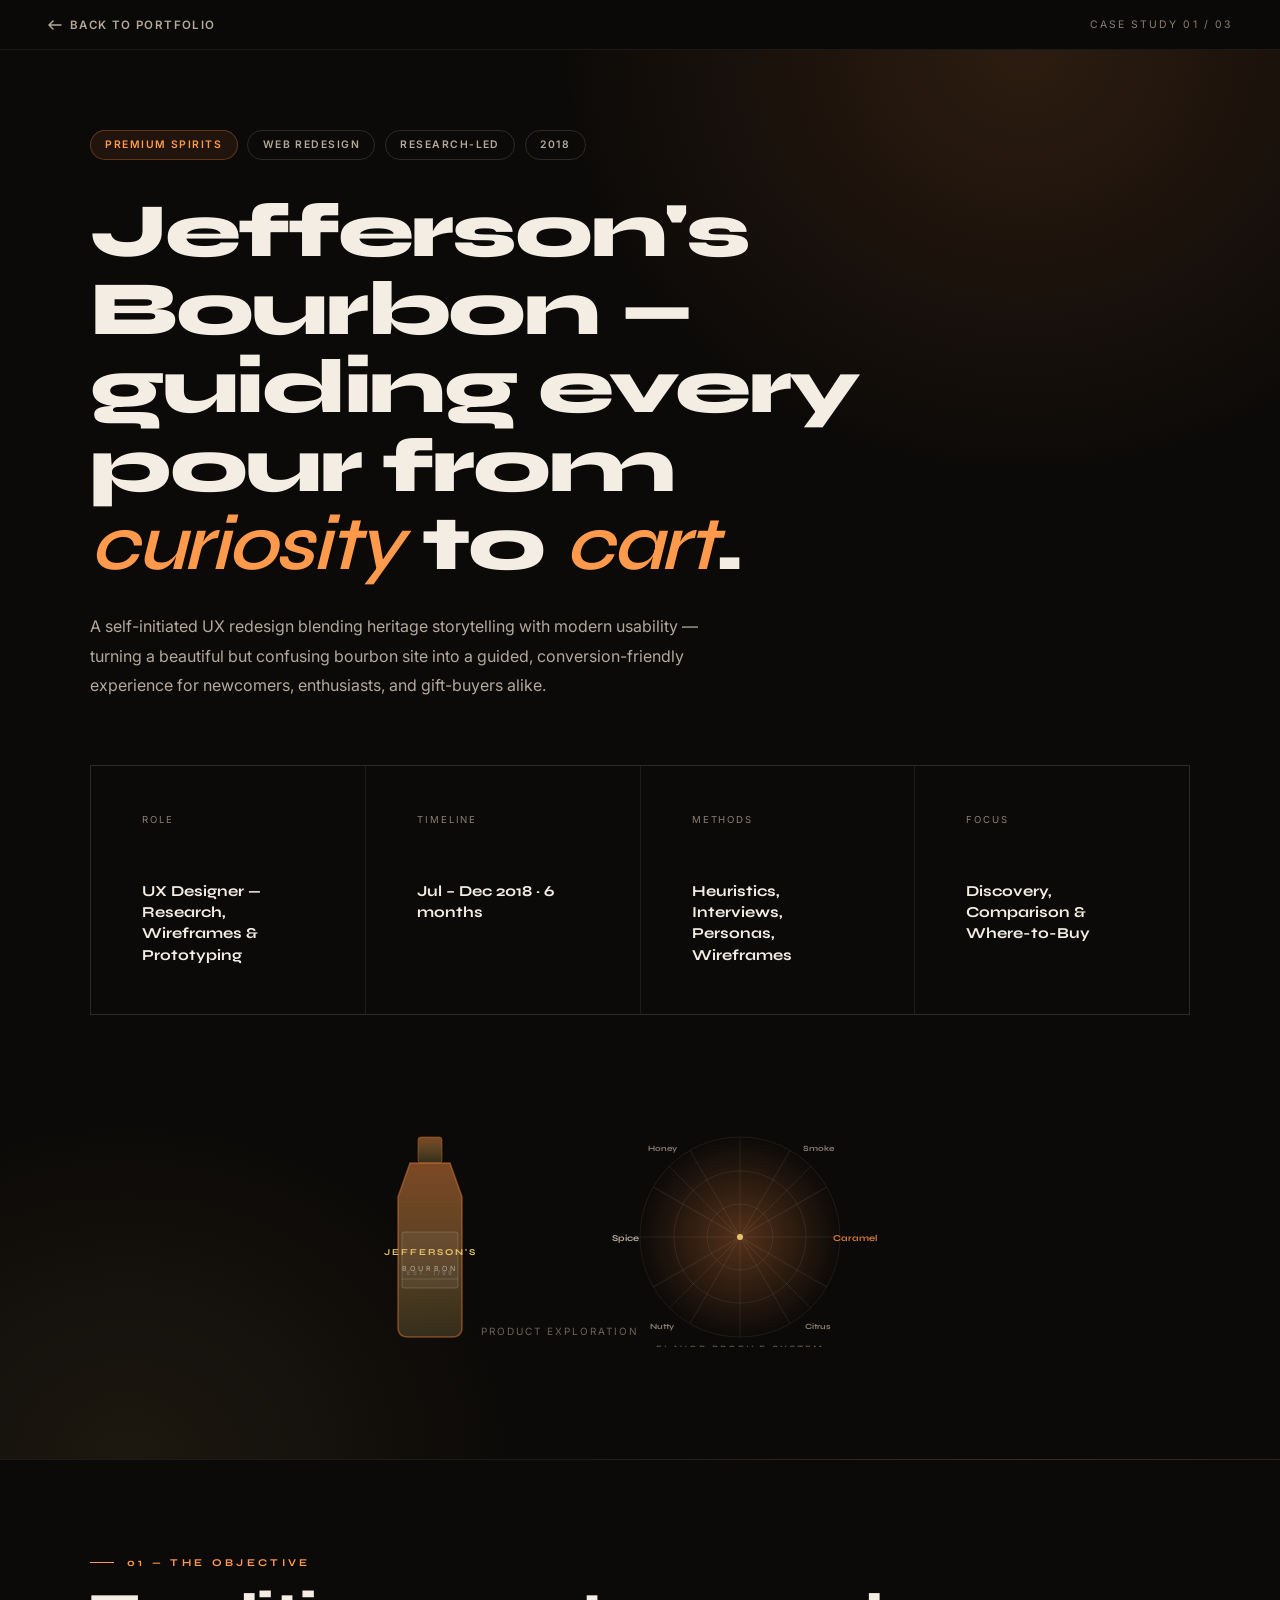
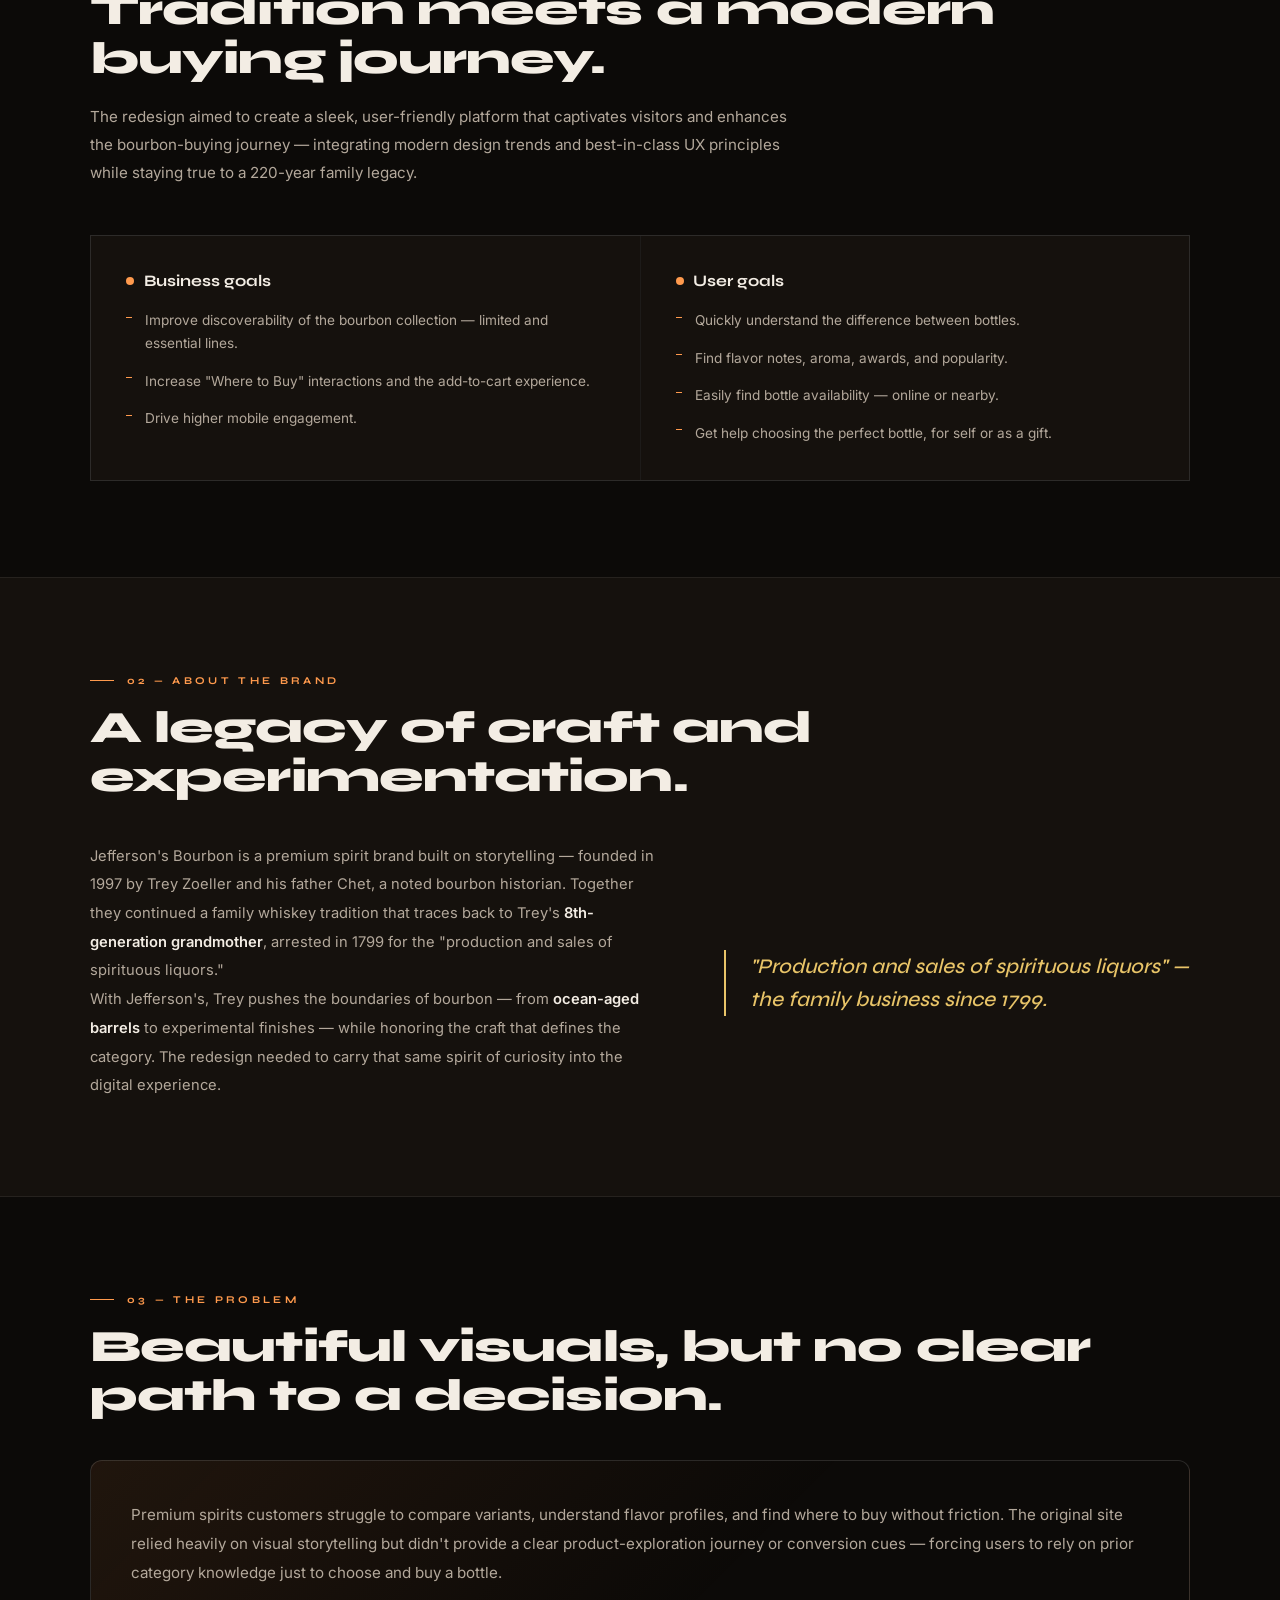
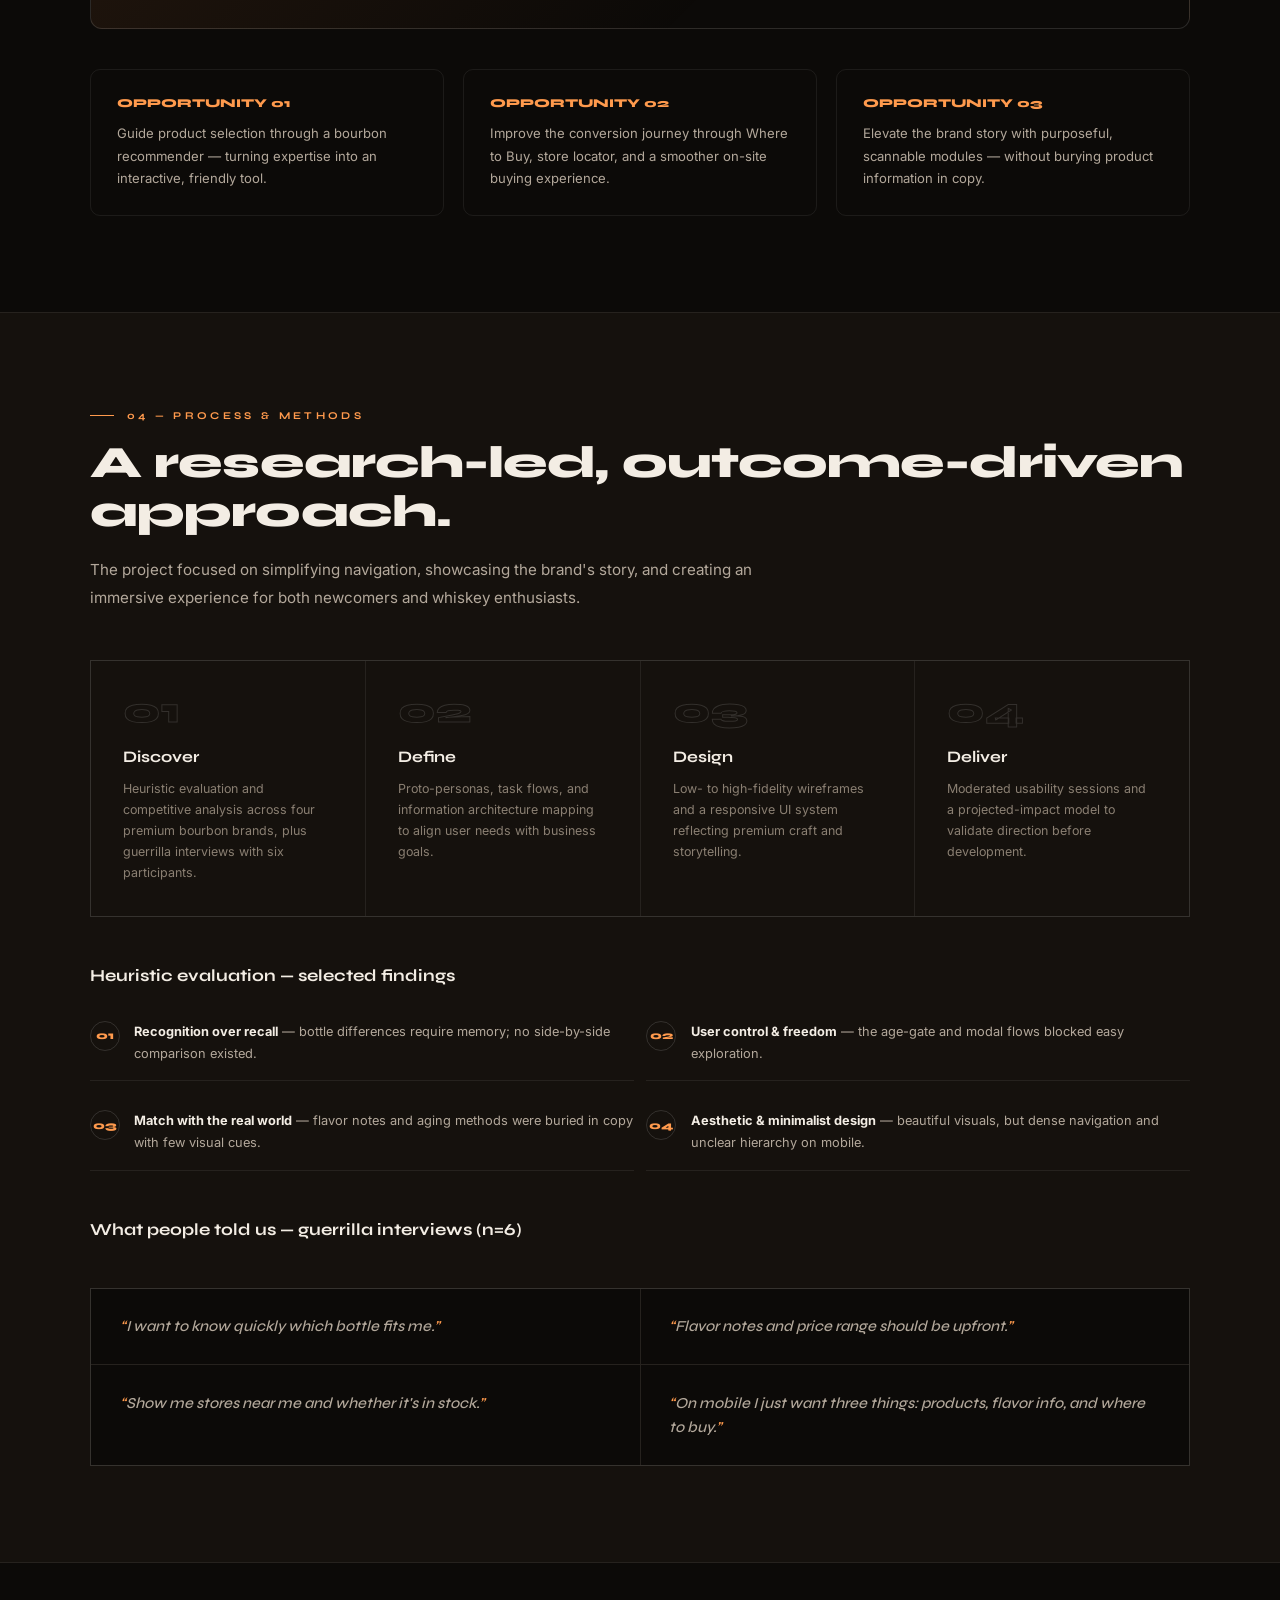
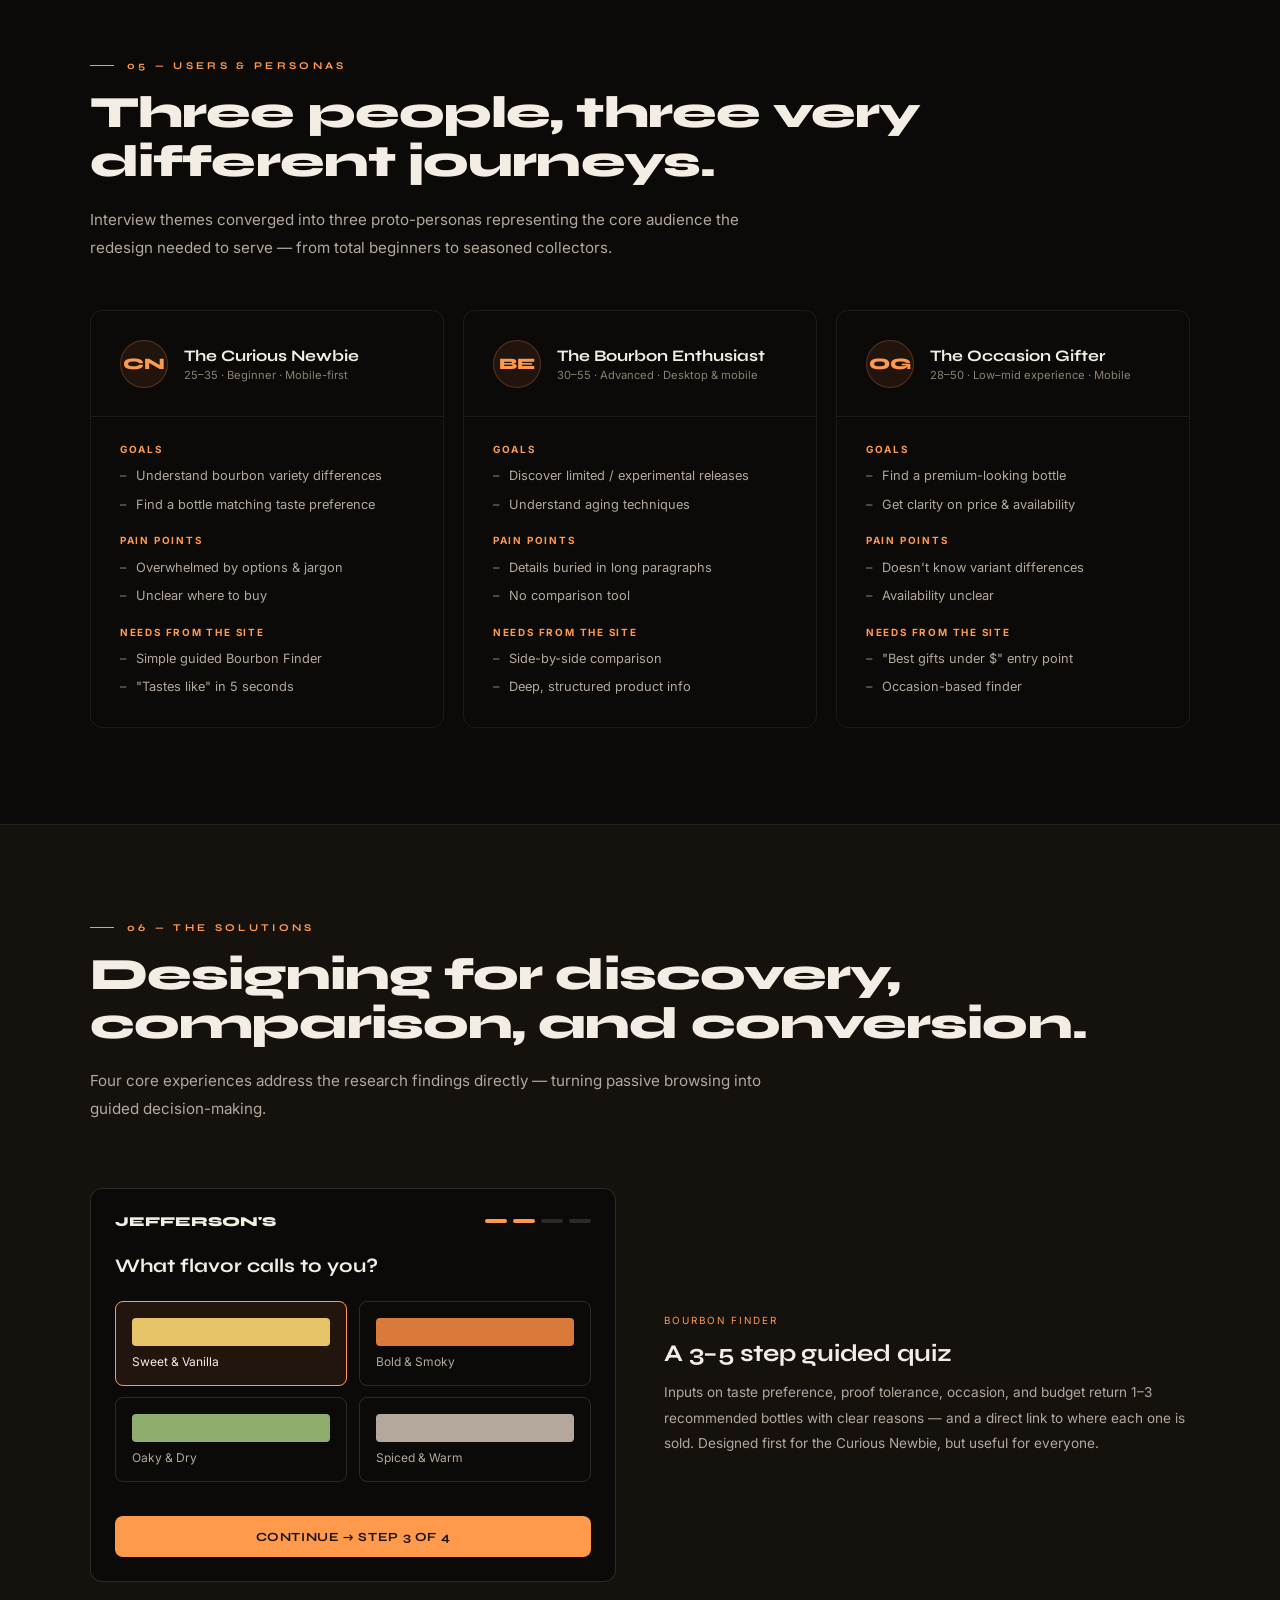
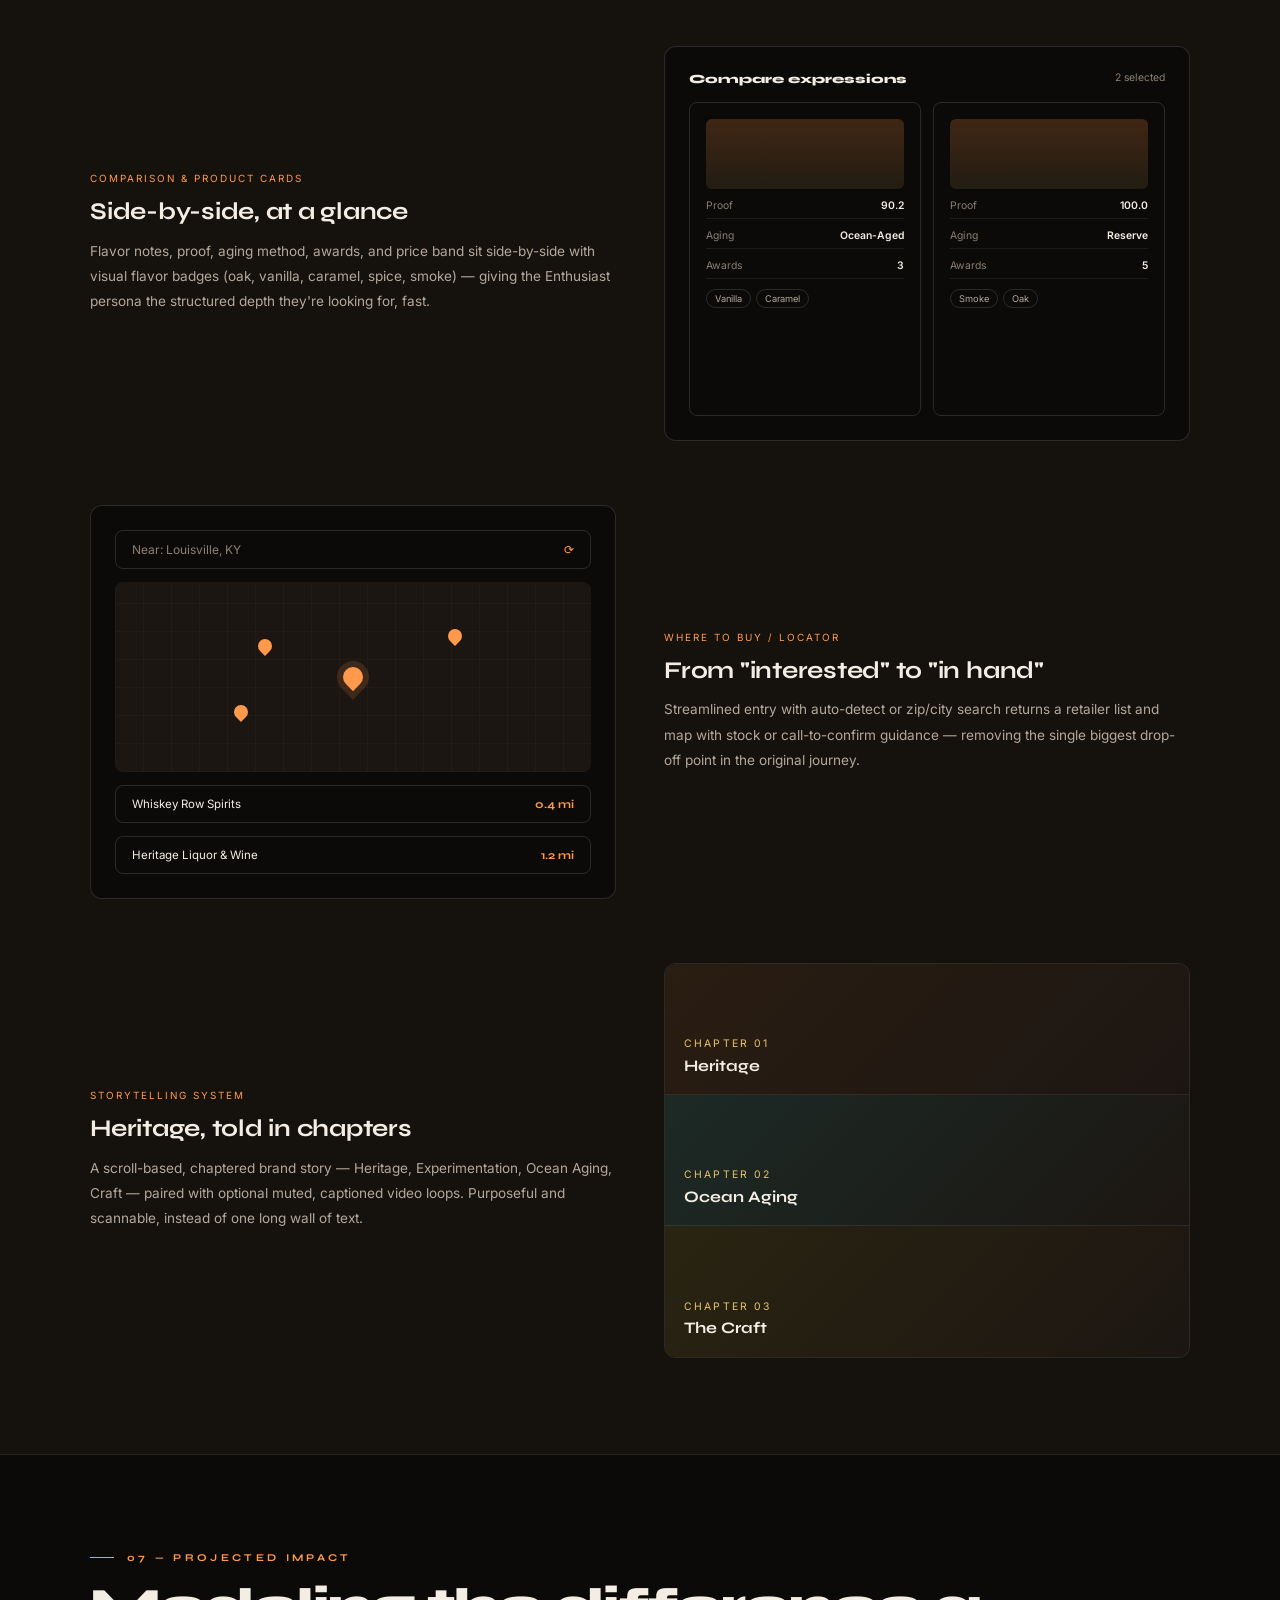
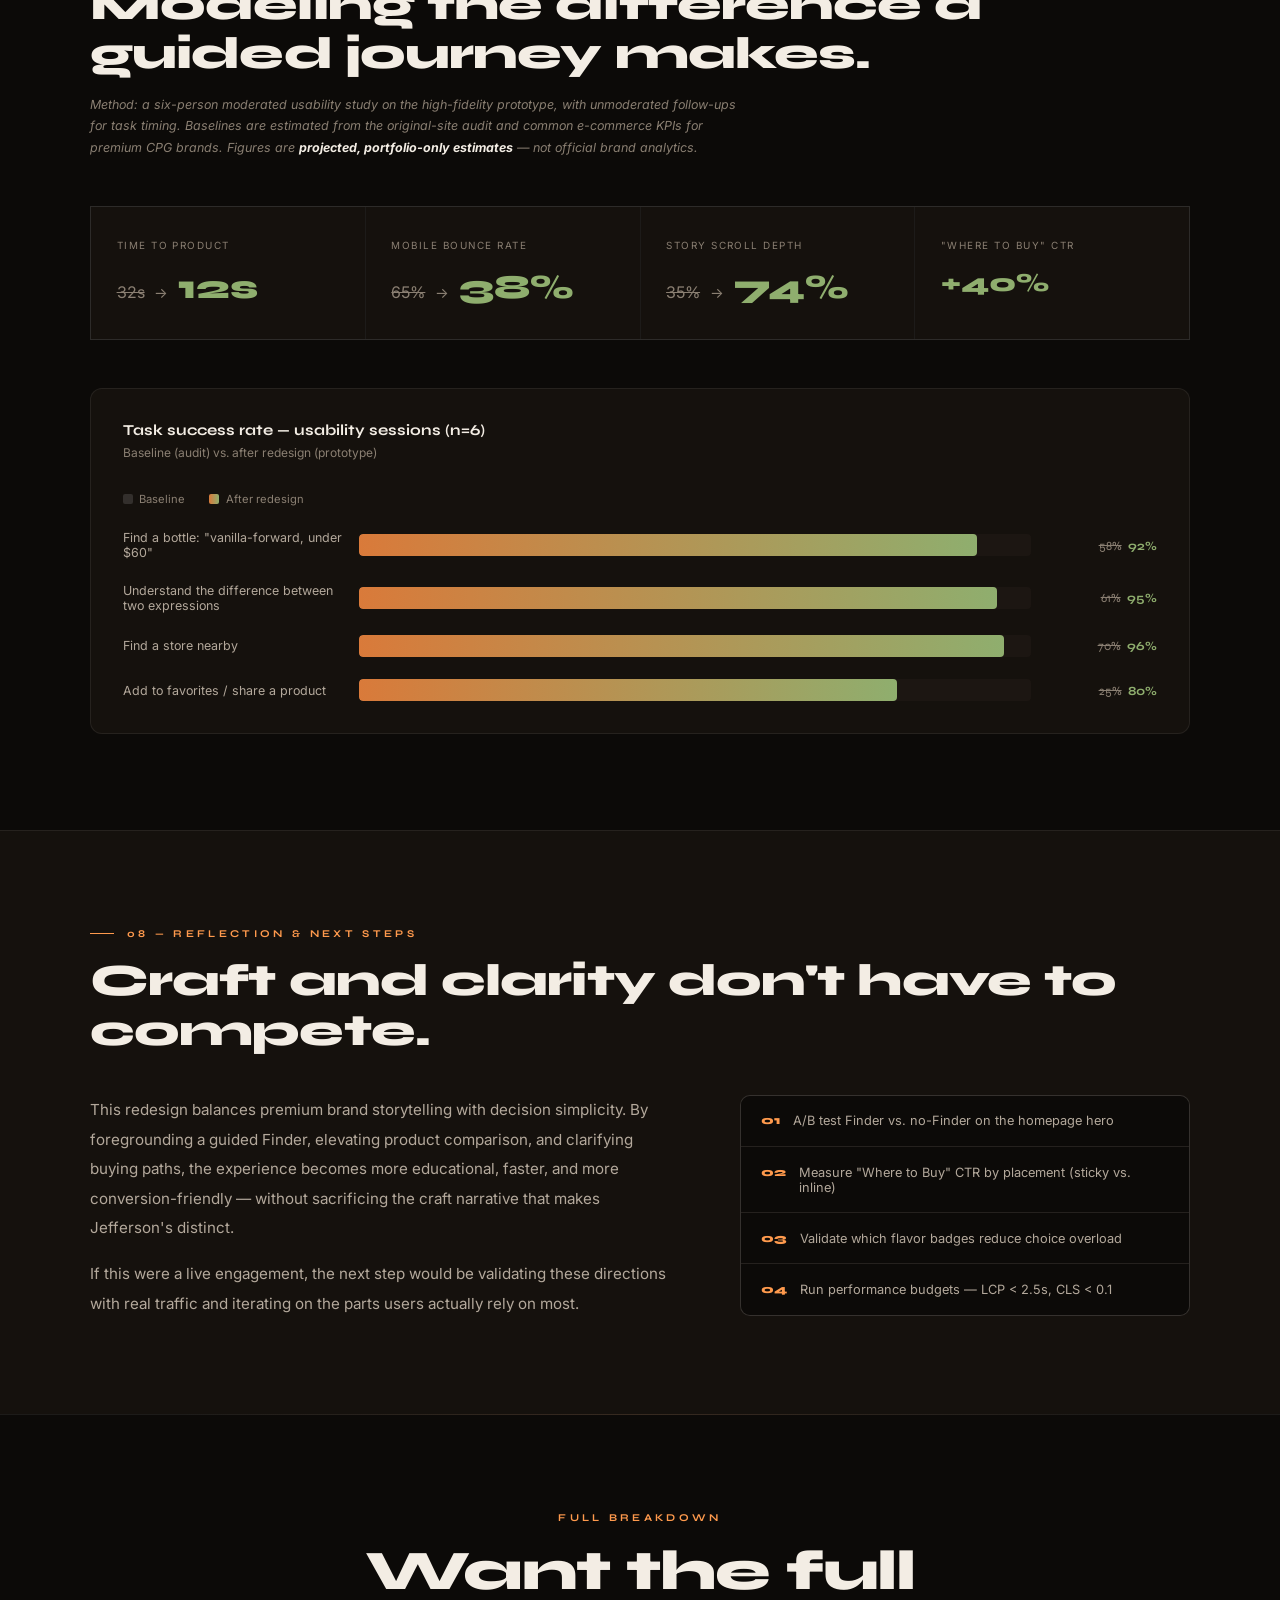
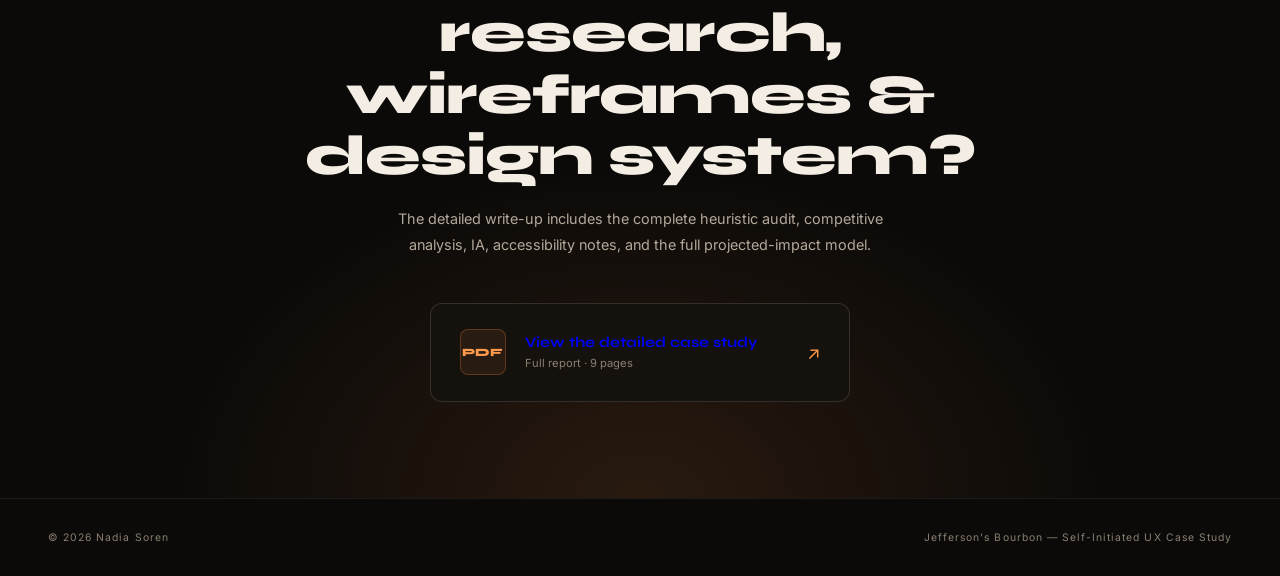
<file: case-study-jeffersons-bourbon.html>
<!DOCTYPE html>
<html lang="en">
<head>
<meta charset="UTF-8">
<meta name="viewport" content="width=device-width, initial-scale=1.0">
<title>Jefferson's Bourbon — UX Case Study</title>
<link rel="preconnect" href="https://fonts.googleapis.com">
<link href="https://fonts.googleapis.com/css2?family=Syne:wght@400;500;600;700;800&family=Inter:wght@300;400;500;600&display=swap" rel="stylesheet">
<style>
  :root {
    --bg: #0c0a08;
    --surface: #15110d;
    --surface2: #1c1612;
    --border: rgba(255,255,255,0.07);
    --border2: rgba(255,255,255,0.13);
    --text: #f3ede4;
    --muted: #8a7f72;
    --muted2: #b3a89b;
    --copper: #d97a3a;
    --copper-bright: #ff9a4d;
    --copper-dim: rgba(217,122,58,0.1);
    --green: #8fae6e;
    --gold: #e8c468;
  }

  *, *::before, *::after { box-sizing: border-box; margin: 0; padding: 0; }
  html { scroll-behavior: smooth; }
  body {
    background: var(--bg); color: var(--text);
    font-family: 'Inter', sans-serif; font-weight: 400;
    overflow-x: hidden;
  }

  section, header, footer { padding: 6rem 3rem; }
  .inner { max-width: 1100px; margin: 0 auto; }

  /* TOP BAR */
  .topbar {
    position: sticky; top: 0; z-index: 50;
    display: flex; justify-content: space-between; align-items: center;
    padding: 1.1rem 3rem; background: rgba(12,10,8,0.85); backdrop-filter: blur(10px);
    border-bottom: 1px solid var(--border);
  }
  .back-link {
    display: inline-flex; align-items: center; gap: 0.5rem;
    font-size: 0.72rem; font-weight: 600; letter-spacing: 0.12em; text-transform: uppercase;
    color: var(--muted2); text-decoration: none; transition: color .2s;
  }
  .back-link:hover { color: var(--copper-bright); }
  .topbar-tag {
    font-size: 0.65rem; letter-spacing: 0.2em; text-transform: uppercase; color: var(--muted);
  }

  /* HERO */
  .hero {
    position: relative; padding-top: 5rem; overflow: hidden;
    border-bottom: 1px solid var(--border);
    background:
      radial-gradient(ellipse 60% 50% at 80% 0%, rgba(217,122,58,0.16) 0%, transparent 60%),
      radial-gradient(ellipse 50% 40% at 10% 100%, rgba(232,196,104,0.08) 0%, transparent 60%);
  }
  .hero-tags { display: flex; gap: 0.6rem; flex-wrap: wrap; margin-bottom: 2rem; }
  .pill {
    font-size: 0.65rem; font-weight: 600; letter-spacing: 0.14em; text-transform: uppercase;
    border: 1px solid var(--border2); color: var(--muted2);
    padding: 0.45rem 0.9rem; border-radius: 999px;
  }
  .pill.copper { color: var(--copper-bright); border-color: rgba(217,122,58,0.35); background: var(--copper-dim); }
  .hero-title {
    font-family: 'Syne', sans-serif; font-weight: 800;
    font-size: clamp(2.8rem, 6vw, 5.2rem);
    line-height: 1.02; letter-spacing: -0.03em; max-width: 900px;
  }
  .hero-title em { font-style: italic; color: var(--copper-bright); font-weight: 600; }
  .hero-sub {
    font-size: 1rem; line-height: 1.85; color: var(--muted2);
    max-width: 620px; margin-top: 1.8rem;
  }
  .hero-meta {
    display: grid; grid-template-columns: repeat(4, 1fr); gap: 1px;
    margin-top: 4rem; border: 1px solid var(--border); background: var(--border);
  }
  .hero-meta div { background: var(--bg); padding: 1.5rem 1.6rem; }
  .meta-label {
    font-size: 0.6rem; letter-spacing: 0.2em; text-transform: uppercase; color: var(--muted);
    margin-bottom: 0.5rem;
  }
  .meta-val { font-family: 'Syne', sans-serif; font-size: 0.95rem; font-weight: 700; line-height: 1.4; }

  /* HERO VISUAL — bottle + flavor wheel */
  .hero-visual {
    margin-top: 4rem; display: flex; justify-content: center;
    padding: 3rem 0 1rem;
  }

  /* SECTION HEADERS */
  .eyebrow {
    font-family: 'Syne', sans-serif; font-size: 0.65rem; font-weight: 700;
    letter-spacing: 0.32em; text-transform: uppercase; color: var(--copper-bright);
    margin-bottom: 1rem; display: flex; align-items: center; gap: 0.8rem;
  }
  .eyebrow::before { content: ''; width: 24px; height: 1px; background: var(--copper-bright); }
  h2.s-title {
    font-family: 'Syne', sans-serif; font-weight: 800;
    font-size: clamp(1.9rem, 3.5vw, 3rem); letter-spacing: -0.02em; line-height: 1.1;
  }
  .lede {
    font-size: 0.95rem; line-height: 1.85; color: var(--muted2);
    max-width: 700px; margin-top: 1.2rem;
  }

  /* GOALS */
  .goals-grid { display: grid; grid-template-columns: 1fr 1fr; gap: 1px; margin-top: 3rem; background: var(--border); border: 1px solid var(--border); }
  .goals-col { background: var(--surface); padding: 2.2rem; }
  .goals-col h3 {
    font-family: 'Syne', sans-serif; font-size: 1rem; font-weight: 700; margin-bottom: 1.2rem;
    display: flex; align-items: center; gap: 0.6rem;
  }
  .goals-col h3 .dot { width: 8px; height: 8px; border-radius: 50%; background: var(--copper-bright); }
  .goals-col ul { list-style: none; display: flex; flex-direction: column; gap: 0.9rem; }
  .goals-col li {
    font-size: 0.85rem; line-height: 1.7; color: var(--muted2);
    padding-left: 1.2rem; position: relative;
  }
  .goals-col li::before {
    content: ''; position: absolute; left: 0; top: 0.55em; width: 6px; height: 1px; background: var(--copper-bright);
  }

  /* BRAND SECTION */
  .brand-section { background: var(--surface); border-top: 1px solid var(--border); border-bottom: 1px solid var(--border); }
  .brand-grid { display: grid; grid-template-columns: 1.1fr 0.9fr; gap: 4rem; align-items: center; margin-top: 2.5rem; }
  .brand-text { font-size: 0.92rem; line-height: 1.95; color: var(--muted2); }
  .brand-text strong { color: var(--text); font-weight: 600; }
  .brand-quote {
    font-family: 'Syne', sans-serif; font-style: italic; font-weight: 500;
    font-size: 1.3rem; line-height: 1.6; color: var(--gold);
    border-left: 2px solid var(--gold); padding-left: 1.5rem; margin-top: 1.5rem;
  }

  /* PROBLEM */
  .problem-card {
    margin-top: 2.5rem; border: 1px solid var(--border2); border-radius: 12px;
    padding: 2.5rem; background: linear-gradient(135deg, var(--copper-dim), transparent 60%);
  }
  .problem-card p { font-size: 0.95rem; line-height: 1.9; color: var(--muted2); }
  .opp-list { display: grid; grid-template-columns: repeat(3,1fr); gap: 1.2rem; margin-top: 2.5rem; }
  .opp-item {
    border: 1px solid var(--border); border-radius: 10px; padding: 1.6rem;
    transition: border-color .2s, transform .2s;
  }
  .opp-item:hover { border-color: var(--copper); transform: translateY(-3px); }
  .opp-num { font-family: 'Syne', sans-serif; font-weight: 800; font-size: 0.75rem; color: var(--copper-bright); margin-bottom: 0.8rem; }
  .opp-item p { font-size: 0.82rem; line-height: 1.7; color: var(--muted2); }

  /* PROCESS TIMELINE */
  .process-section { background: var(--surface); border-top: 1px solid var(--border); border-bottom: 1px solid var(--border); }
  .process-row { display: grid; grid-template-columns: repeat(4,1fr); gap: 1px; margin-top: 3rem; background: var(--border); border: 1px solid var(--border); }
  .process-cell { background: var(--surface); padding: 2rem; position: relative; }
  .process-cell .step-num {
    font-family: 'Syne', sans-serif; font-size: 2.2rem; font-weight: 800;
    color: transparent; -webkit-text-stroke: 1px var(--border2);
    line-height: 1; margin-bottom: 1.2rem;
  }
  .process-cell h4 { font-family: 'Syne', sans-serif; font-size: 1rem; font-weight: 700; margin-bottom: 0.7rem; }
  .process-cell p { font-size: 0.78rem; line-height: 1.7; color: var(--muted); }

  .findings { margin-top: 3rem; }
  .findings h4 { font-family: 'Syne', sans-serif; font-size: 1.05rem; font-weight: 700; margin-bottom: 1.2rem; }
  .heuristic-grid { display: grid; grid-template-columns: repeat(2,1fr); gap: 0.8rem; }
  .heuristic { display: flex; gap: 0.9rem; padding: 1rem 0; border-bottom: 1px solid var(--border); }
  .heuristic .icon {
    flex-shrink: 0; width: 30px; height: 30px; border-radius: 50%;
    border: 1px solid var(--border2); display: flex; align-items: center; justify-content: center;
    font-family: 'Syne', sans-serif; font-size: 0.7rem; font-weight: 800; color: var(--copper-bright);
  }
  .heuristic p { font-size: 0.8rem; line-height: 1.7; color: var(--muted2); }
  .heuristic strong { color: var(--text); }

  .quote-strip { margin-top: 3rem; display: grid; grid-template-columns: repeat(2,1fr); gap: 1px; background: var(--border); border: 1px solid var(--border); }
  .quote-cell { background: var(--bg); padding: 1.6rem 1.8rem; }
  .quote-cell p {
    font-family: 'Syne', sans-serif; font-style: italic; font-weight: 500; font-size: 0.95rem;
    line-height: 1.6; color: var(--muted2);
  }
  .quote-cell p::before { content: '\201C'; color: var(--copper-bright); }
  .quote-cell p::after { content: '\201D'; color: var(--copper-bright); }

  /* PERSONAS */
  .persona-grid { display: grid; grid-template-columns: repeat(3,1fr); gap: 1.2rem; margin-top: 3rem; }
  .persona-card {
    border: 1px solid var(--border); border-radius: 12px; overflow: hidden;
    transition: border-color .2s, transform .2s;
  }
  .persona-card:hover { border-color: var(--copper); transform: translateY(-4px); }
  .persona-head {
    padding: 1.8rem; border-bottom: 1px solid var(--border);
    display: flex; align-items: center; gap: 1rem;
  }
  .persona-avatar {
    width: 48px; height: 48px; border-radius: 50%; flex-shrink: 0;
    display: flex; align-items: center; justify-content: center;
    font-family: 'Syne', sans-serif; font-weight: 800; font-size: 1rem;
    background: var(--copper-dim); color: var(--copper-bright);
    border: 1px solid rgba(217,122,58,0.3);
  }
  .persona-head h4 { font-family: 'Syne', sans-serif; font-size: 1rem; font-weight: 700; }
  .persona-head span { font-size: 0.7rem; color: var(--muted); display: block; margin-top: 0.2rem; }
  .persona-body { padding: 1.6rem 1.8rem 1.8rem; }
  .persona-body h5 {
    font-size: 0.62rem; letter-spacing: 0.18em; text-transform: uppercase; color: var(--copper-bright);
    margin-bottom: 0.7rem; margin-top: 1.2rem;
  }
  .persona-body h5:first-child { margin-top: 0; }
  .persona-body ul { list-style: none; display: flex; flex-direction: column; gap: 0.5rem; }
  .persona-body li { font-size: 0.8rem; line-height: 1.6; color: var(--muted2); padding-left: 1rem; position: relative; }
  .persona-body li::before { content: '–'; position: absolute; left: 0; color: var(--muted); }

  /* SOLUTIONS / SCREENS */
  .solutions-section { background: var(--surface); border-top: 1px solid var(--border); border-bottom: 1px solid var(--border); }
  .screen-row { display: grid; grid-template-columns: 1fr 1fr; gap: 3rem; align-items: center; margin-top: 4rem; }
  .screen-row:first-of-type { margin-top: 3rem; }
  .screen-row.reverse { direction: rtl; }
  .screen-row.reverse > * { direction: ltr; }
  .screen-mock {
    border: 1px solid var(--border2); border-radius: 12px; overflow: hidden;
    background: var(--bg); aspect-ratio: 4/3;
  }
  .screen-text .tag-mini {
    font-size: 0.62rem; letter-spacing: 0.2em; text-transform: uppercase; color: var(--copper-bright); margin-bottom: 0.8rem;
  }
  .screen-text h3 { font-family: 'Syne', sans-serif; font-size: 1.5rem; font-weight: 700; margin-bottom: 0.8rem; letter-spacing: -0.01em; }
  .screen-text p { font-size: 0.85rem; line-height: 1.85; color: var(--muted2); }

  /* MOCK: Finder */
  .mock-finder { padding: 1.5rem; display: flex; flex-direction: column; gap: 1rem; height: 100%; }
  .mock-topbar { display: flex; justify-content: space-between; align-items: center; }
  .mock-logo { font-family: 'Syne', sans-serif; font-weight: 800; font-size: 0.85rem; }
  .mock-steps { display: flex; gap: 6px; }
  .mock-step { width: 22px; height: 4px; border-radius: 2px; background: var(--border2); }
  .mock-step.active { background: var(--copper-bright); }
  .mock-q { font-family: 'Syne', sans-serif; font-size: 1.2rem; font-weight: 700; margin-top: 0.5rem; }
  .mock-options { display: grid; grid-template-columns: 1fr 1fr; gap: 0.7rem; margin-top: 0.5rem; }
  .mock-opt {
    border: 1px solid var(--border2); border-radius: 8px; padding: 1rem;
    font-size: 0.75rem; color: var(--muted2); display: flex; flex-direction: column; gap: 0.5rem;
  }
  .mock-opt .swatch { width: 100%; height: 28px; border-radius: 4px; }
  .mock-opt.sel { border-color: var(--copper-bright); background: var(--copper-dim); color: var(--text); }
  .mock-cta {
    margin-top: auto; background: var(--copper-bright); color: #1c1612;
    font-family: 'Syne', sans-serif; font-weight: 700; font-size: 0.78rem;
    text-align: center; padding: 0.8rem; border-radius: 8px; letter-spacing: 0.05em;
  }

  /* MOCK: compare */
  .mock-compare { padding: 1.5rem; height: 100%; display: flex; flex-direction: column; gap: 1rem; }
  .mock-compare-head { display: flex; justify-content: space-between; }
  .mock-compare-cols { display: grid; grid-template-columns: 1fr 1fr; gap: 0.8rem; flex: 1; }
  .mock-bottle-card { border: 1px solid var(--border2); border-radius: 8px; padding: 1rem; display: flex; flex-direction: column; gap: 0.6rem; }
  .mock-bottle-img {
    height: 70px; border-radius: 6px;
    background: linear-gradient(180deg, rgba(217,122,58,0.25), rgba(232,196,104,0.1));
    display: flex; align-items: center; justify-content: center;
  }
  .mock-row { display: flex; justify-content: space-between; font-size: 0.65rem; color: var(--muted); border-bottom: 1px solid var(--border); padding-bottom: 0.4rem; }
  .mock-row span:last-child { color: var(--text); font-weight: 600; }
  .mock-badges { display: flex; gap: 0.3rem; flex-wrap: wrap; }
  .mock-badge {
    font-size: 0.58rem; padding: 0.2rem 0.5rem; border-radius: 999px;
    border: 1px solid var(--border2); color: var(--muted2);
  }

  /* MOCK: locator */
  .mock-locator { padding: 1.5rem; height: 100%; display: flex; flex-direction: column; gap: 0.8rem; }
  .mock-search { border: 1px solid var(--border2); border-radius: 8px; padding: 0.7rem 1rem; font-size: 0.75rem; color: var(--muted); display: flex; justify-content: space-between; align-items: center; }
  .mock-map {
    flex: 1; border-radius: 8px; position: relative; overflow: hidden;
    background:
      repeating-linear-gradient(0deg, rgba(255,255,255,0.025) 0 1px, transparent 1px 28px),
      repeating-linear-gradient(90deg, rgba(255,255,255,0.025) 0 1px, transparent 1px 28px),
      var(--surface2);
  }
  .pin {
    position: absolute; width: 14px; height: 14px; border-radius: 50% 50% 50% 0;
    background: var(--copper-bright); transform: rotate(-45deg);
  }
  .pin.lg { width: 20px; height: 20px; box-shadow: 0 0 0 6px rgba(217,122,58,0.18); }
  .mock-list-item { display: flex; justify-content: space-between; align-items: center; border: 1px solid var(--border2); border-radius: 8px; padding: 0.7rem 1rem; font-size: 0.72rem; }
  .mock-list-item .dist { color: var(--copper-bright); font-weight: 700; font-family: 'Syne', sans-serif; }

  /* MOCK: Story scroll */
  .mock-story { height: 100%; display: flex; flex-direction: column; }
  .mock-story-chapter {
    flex: 1; display: flex; align-items: flex-end; padding: 1.2rem; position: relative;
    border-bottom: 1px solid var(--border);
  }
  .mock-story-chapter:last-child { border-bottom: none; }
  .mock-story-chapter:nth-child(1) { background: linear-gradient(135deg, #2a1d12, #1c1612); }
  .mock-story-chapter:nth-child(2) { background: linear-gradient(135deg, #1c2a26, #1c1612); }
  .mock-story-chapter:nth-child(3) { background: linear-gradient(135deg, #2a2412, #1c1612); }
  .mock-story-chapter span { font-size: 0.65rem; letter-spacing: 0.2em; text-transform: uppercase; color: var(--gold); }
  .mock-story-chapter h6 { font-family: 'Syne', sans-serif; font-size: 1rem; font-weight: 700; margin-top: 0.3rem; }

  /* IMPACT METRICS */
  .impact-section { }
  .impact-note { font-size: 0.78rem; color: var(--muted); font-style: italic; margin-top: 1rem; max-width: 650px; line-height: 1.7; }
  .impact-grid { display: grid; grid-template-columns: repeat(4,1fr); gap: 1px; margin-top: 3rem; background: var(--border); border: 1px solid var(--border); }
  .impact-stat { background: var(--surface); padding: 2rem 1.6rem; }
  .impact-stat .label { font-size: 0.62rem; letter-spacing: 0.15em; text-transform: uppercase; color: var(--muted); margin-bottom: 1rem; }
  .impact-stat .vals { display: flex; align-items: baseline; gap: 0.6rem; }
  .impact-stat .from { font-size: 1rem; color: var(--muted); text-decoration: line-through; }
  .impact-stat .to { font-family: 'Syne', sans-serif; font-size: 2.1rem; font-weight: 800; color: var(--green); }
  .impact-stat .arrow { color: var(--muted); font-size: 0.9rem; }

  .chart-wrap { margin-top: 3rem; border: 1px solid var(--border); border-radius: 12px; padding: 2rem; background: var(--surface); }
  .chart-title { font-family: 'Syne', sans-serif; font-size: 0.95rem; font-weight: 700; margin-bottom: 0.4rem; }
  .chart-sub { font-size: 0.75rem; color: var(--muted); margin-bottom: 2rem; }
  .bar-row { display: grid; grid-template-columns: 220px 1fr 110px; align-items: center; gap: 1rem; margin-bottom: 1.4rem; }
  .bar-row:last-child { margin-bottom: 0; }
  .bar-label { font-size: 0.78rem; color: var(--muted2); }
  .bar-track { height: 22px; background: var(--surface2); border-radius: 4px; position: relative; overflow: hidden; }
  .bar-fill-base { position: absolute; top: 0; left: 0; bottom: 0; background: var(--border2); border-radius: 4px; }
  .bar-fill {
    position: absolute; top: 0; left: 0; bottom: 0; border-radius: 4px;
    background: linear-gradient(90deg, var(--copper), var(--green));
    width: 0; transition: width 1.4s cubic-bezier(.22,.61,.36,1);
  }
  .bar-vals { font-family: 'Syne', sans-serif; font-size: 0.78rem; font-weight: 700; text-align: right; white-space: nowrap; }
  .bar-vals .old { color: var(--muted); font-weight: 400; text-decoration: line-through; margin-right: 0.4rem; }
  .bar-vals .new { color: var(--green); }
  .legend { display: flex; gap: 1.5rem; margin-bottom: 1.5rem; font-size: 0.7rem; color: var(--muted); }
  .legend span { display: inline-flex; align-items: center; gap: 0.4rem; }
  .legend i { width: 10px; height: 10px; border-radius: 2px; display: inline-block; }

  /* REFLECTION */
  .reflection-section { background: var(--surface); border-top: 1px solid var(--border); }
  .reflection-grid { display: grid; grid-template-columns: 1.3fr 1fr; gap: 4rem; margin-top: 2.5rem; align-items: start; }
  .reflection-text p { font-size: 0.95rem; line-height: 1.95; color: var(--muted2); }
  .reflection-text p + p { margin-top: 1rem; }
  .next-list { display: flex; flex-direction: column; gap: 1px; background: var(--border); border: 1px solid var(--border); border-radius: 10px; overflow: hidden; }
  .next-item { background: var(--bg); padding: 1.1rem 1.3rem; font-size: 0.8rem; color: var(--muted2); display: flex; gap: 0.8rem; }
  .next-item .ni { color: var(--copper-bright); font-family: 'Syne', sans-serif; font-weight: 800; font-size: 0.75rem; }

  /* CTA / PDF LINK */
  .cta-section {
    text-align: center; border-top: 1px solid var(--border);
    background:
      radial-gradient(ellipse 60% 80% at 50% 100%, rgba(217,122,58,0.14) 0%, transparent 60%);
  }
  .cta-section .eyebrow { justify-content: center; }
  .cta-section .eyebrow::before { display: none; }
  .cta-title {
    font-family: 'Syne', sans-serif; font-weight: 800;
    font-size: clamp(2rem, 4.5vw, 3.5rem); letter-spacing: -0.02em; line-height: 1.1;
    max-width: 700px; margin: 0 auto;
  }
  .cta-sub { font-size: 0.9rem; color: var(--muted2); max-width: 500px; margin: 1.2rem auto 0; line-height: 1.8; }
  .pdf-card {
    margin: 2.8rem auto 0; max-width: 420px;
    border: 1px solid var(--border2); border-radius: 12px;
    padding: 1.6rem 1.8rem; display: flex; align-items: center; gap: 1.2rem;
    text-decoration: none; transition: border-color .2s, transform .2s, background .2s;
    background: var(--surface);
  }
  .pdf-card:hover { border-color: var(--copper); transform: translateY(-3px); background: var(--surface2); }
  .pdf-icon {
    width: 46px; height: 46px; flex-shrink: 0; border-radius: 8px;
    background: var(--copper-dim); border: 1px solid rgba(217,122,58,0.3);
    display: flex; align-items: center; justify-content: center;
    color: var(--copper-bright); font-family: 'Syne', sans-serif; font-weight: 800; font-size: 0.7rem;
  }
  .pdf-info { text-align: left; flex: 1; }
  .pdf-info h4 { font-family: 'Syne', sans-serif; font-size: 0.92rem; font-weight: 700; }
  .pdf-info span { font-size: 0.7rem; color: var(--muted); }
  .pdf-arrow { color: var(--copper-bright); font-size: 1.1rem; }

  /* FOOTER */
  footer.page-footer {
    display: flex; justify-content: space-between; align-items: center;
    border-top: 1px solid var(--border); padding: 2rem 3rem;
  }
  footer.page-footer span { font-size: 0.65rem; letter-spacing: 0.1em; color: var(--muted); }

  .reveal { opacity: 0; transform: translateY(28px); transition: opacity .8s ease, transform .8s ease; }
  .reveal.in { opacity: 1; transform: translateY(0); }

  ::-webkit-scrollbar { width: 3px; }
  ::-webkit-scrollbar-track { background: var(--bg); }
  ::-webkit-scrollbar-thumb { background: var(--border2); }

  @media (max-width: 900px) {
    section, header, footer { padding: 4rem 1.5rem; }
    .topbar { padding: 1rem 1.5rem; }
    .hero-meta { grid-template-columns: 1fr 1fr; }
    .goals-grid, .brand-grid, .quote-strip, .reflection-grid { grid-template-columns: 1fr; gap: 2rem; }
    .opp-list { grid-template-columns: 1fr; }
    .process-row { grid-template-columns: 1fr 1fr; }
    .heuristic-grid { grid-template-columns: 1fr; }
    .persona-grid { grid-template-columns: 1fr; }
    .screen-row, .screen-row.reverse { grid-template-columns: 1fr; direction: ltr; }
    .impact-grid { grid-template-columns: 1fr 1fr; }
    .bar-row { grid-template-columns: 1fr; gap: 0.4rem; text-align: left; }
    .bar-vals { text-align: left; }
    footer.page-footer { flex-direction: column; gap: 0.5rem; text-align: center; }
  }
</style>
</head>
<body>

<div class="topbar">
  <a href="portfolio.html" class="back-link">
    <svg width="14" height="10" viewBox="0 0 14 10" fill="none"><path d="M5 1L1 5M1 5L5 9M1 5H13" stroke="currentColor" stroke-width="1.5" stroke-linecap="round"/></svg>
    Back to portfolio
  </a>
  <span class="topbar-tag">Case Study 01 / 03</span>
</div>

<!-- HERO -->
<header class="hero">
  <div class="inner">
    <div class="hero-tags">
      <span class="pill copper">Premium Spirits</span>
      <span class="pill">Web Redesign</span>
      <span class="pill">Research-Led</span>
      <span class="pill">2018</span>
    </div>
    <h1 class="hero-title">Jefferson's Bourbon — guiding every pour from <em>curiosity</em> to <em>cart</em>.</h1>
    <p class="hero-sub">A self-initiated UX redesign blending heritage storytelling with modern usability — turning a beautiful but confusing bourbon site into a guided, conversion-friendly experience for newcomers, enthusiasts, and gift-buyers alike.</p>

    <div class="hero-meta">
      <div>
        <div class="meta-label">Role</div>
        <div class="meta-val">UX Designer — Research, Wireframes &amp; Prototyping</div>
      </div>
      <div>
        <div class="meta-label">Timeline</div>
        <div class="meta-val">Jul – Dec 2018 · 6 months</div>
      </div>
      <div>
        <div class="meta-label">Methods</div>
        <div class="meta-val">Heuristics, Interviews, Personas, Wireframes</div>
      </div>
      <div>
        <div class="meta-label">Focus</div>
        <div class="meta-val">Discovery, Comparison &amp; Where-to-Buy</div>
      </div>
    </div>

    <!-- Hero visual: bottle silhouette + flavor radial -->
    <div class="hero-visual">
      <svg width="640" height="220" viewBox="0 0 640 220" fill="none" xmlns="http://www.w3.org/2000/svg" role="img" aria-label="Illustration of a bourbon bottle silhouette beside a flavor profile wheel">
        <defs>
          <linearGradient id="bottleGrad" x1="0" y1="0" x2="0" y2="1">
            <stop offset="0%" stop-color="#d97a3a" stop-opacity="0.55"/>
            <stop offset="100%" stop-color="#e8c468" stop-opacity="0.18"/>
          </linearGradient>
          <radialGradient id="wheelGrad" cx="50%" cy="50%" r="50%">
            <stop offset="0%" stop-color="#d97a3a" stop-opacity="0.35"/>
            <stop offset="100%" stop-color="#d97a3a" stop-opacity="0"/>
          </radialGradient>
        </defs>
        <!-- bottle -->
        <g transform="translate(60,10)">
          <rect x="38" y="0" width="24" height="26" rx="3" fill="url(#bottleGrad)" stroke="#d97a3a" stroke-opacity="0.4"/>
          <path d="M30 26 L70 26 L82 60 L82 190 Q82 200 72 200 L28 200 Q18 200 18 190 L18 60 Z" fill="url(#bottleGrad)" stroke="#d97a3a" stroke-opacity="0.5" stroke-width="1.5"/>
          <rect x="22" y="95" width="56" height="56" rx="2" fill="rgba(243,237,228,0.06)" stroke="rgba(243,237,228,0.18)"/>
          <text x="50" y="118" text-anchor="middle" fill="#e8c468" font-family="Syne" font-size="9" font-weight="700" letter-spacing="2">JEFFERSON'S</text>
          <text x="50" y="134" text-anchor="middle" fill="#b3a89b" font-family="Inter" font-size="7" letter-spacing="3">BOURBON</text>
          <line x1="22" y1="142" x2="78" y2="142" stroke="rgba(243,237,228,0.15)"/>
          <text x="50" y="138" text-anchor="middle" fill="#8a7f72" font-family="Inter" font-size="6" letter-spacing="2">EST. 1799</text>
        </g>
        <!-- flavor wheel -->
        <g transform="translate(420,110)">
          <circle r="100" fill="url(#wheelGrad)"/>
          <circle r="100" fill="none" stroke="rgba(243,237,228,0.08)"/>
          <circle r="66" fill="none" stroke="rgba(243,237,228,0.08)"/>
          <circle r="33" fill="none" stroke="rgba(243,237,228,0.08)"/>
          <g stroke="rgba(243,237,228,0.08)">
            <line x1="-100" y1="0" x2="100" y2="0"/>
            <line x1="0" y1="-100" x2="0" y2="100"/>
            <line x1="-71" y1="-71" x2="71" y2="71"/>
            <line x1="-71" y1="71" x2="71" y2="-71"/>
            <line x1="-100" y1="0" x2="100" y2="0" transform="rotate(30)"/>
            <line x1="-100" y1="0" x2="100" y2="0" transform="rotate(60)"/>
            <line x1="-100" y1="0" x2="100" y2="0" transform="rotate(120)"/>
            <line x1="-100" y1="0" x2="100" y2="0" transform="rotate(150)"/>
          </g>
          <circle cx="0" cy="0" r="3" fill="#e8c468"/>
          <text x="0" y="-110" text-anchor="middle" fill="#e8c468" font-family="Syne" font-size="9" font-weight="700">Vanilla</text>
          <text x="115" y="4" text-anchor="middle" fill="#d97a3a" font-family="Syne" font-size="9" font-weight="700">Caramel</text>
          <text x="0" y="118" text-anchor="middle" fill="#8fae6e" font-family="Syne" font-size="9" font-weight="700">Oak</text>
          <text x="-115" y="4" text-anchor="middle" fill="#b3a89b" font-family="Syne" font-size="9" font-weight="700">Spice</text>
          <text x="78" y="-86" text-anchor="middle" fill="#8a7f72" font-family="Syne" font-size="8" font-weight="700">Smoke</text>
          <text x="-78" y="-86" text-anchor="middle" fill="#8a7f72" font-family="Syne" font-size="8" font-weight="700">Honey</text>
          <text x="78" y="92" text-anchor="middle" fill="#8a7f72" font-family="Syne" font-size="8" font-weight="700">Citrus</text>
          <text x="-78" y="92" text-anchor="middle" fill="#8a7f72" font-family="Syne" font-size="8" font-weight="700">Nutty</text>
        </g>
        <text x="240" y="208" text-anchor="middle" fill="#6b6358" font-family="Inter" font-size="10" letter-spacing="2">PRODUCT EXPLORATION</text>
        <text x="420" y="226" text-anchor="middle" fill="#6b6358" font-family="Inter" font-size="10" letter-spacing="2">FLAVOR PROFILE SYSTEM</text>
      </svg>
    </div>
  </div>
</header>

<!-- OBJECTIVE / GOALS -->
<section class="reveal">
  <div class="inner">
    <div class="eyebrow">01 — The objective</div>
    <h2 class="s-title">Tradition meets a modern buying journey.</h2>
    <p class="lede">The redesign aimed to create a sleek, user-friendly platform that captivates visitors and enhances the bourbon-buying journey — integrating modern design trends and best-in-class UX principles while staying true to a 220-year family legacy.</p>

    <div class="goals-grid">
      <div class="goals-col">
        <h3><span class="dot"></span>Business goals</h3>
        <ul>
          <li>Improve discoverability of the bourbon collection — limited and essential lines.</li>
          <li>Increase "Where to Buy" interactions and the add-to-cart experience.</li>
          <li>Drive higher mobile engagement.</li>
        </ul>
      </div>
      <div class="goals-col">
        <h3><span class="dot"></span>User goals</h3>
        <ul>
          <li>Quickly understand the difference between bottles.</li>
          <li>Find flavor notes, aroma, awards, and popularity.</li>
          <li>Easily find bottle availability — online or nearby.</li>
          <li>Get help choosing the perfect bottle, for self or as a gift.</li>
        </ul>
      </div>
    </div>
  </div>
</section>

<!-- BRAND -->
<section class="brand-section reveal">
  <div class="inner">
    <div class="eyebrow">02 — About the brand</div>
    <h2 class="s-title">A legacy of craft and experimentation.</h2>
    <div class="brand-grid">
      <div class="brand-text">
        <p>Jefferson's Bourbon is a premium spirit brand built on storytelling — founded in 1997 by Trey Zoeller and his father Chet, a noted bourbon historian. Together they continued a family whiskey tradition that traces back to Trey's <strong>8th-generation grandmother</strong>, arrested in 1799 for the "production and sales of spirituous liquors."</p>
        <p>With Jefferson's, Trey pushes the boundaries of bourbon — from <strong>ocean-aged barrels</strong> to experimental finishes — while honoring the craft that defines the category. The redesign needed to carry that same spirit of curiosity into the digital experience.</p>
      </div>
      <div class="brand-quote">"Production and sales of spirituous liquors" — the family business since 1799.</div>
    </div>
  </div>
</section>

<!-- PROBLEM -->
<section class="reveal">
  <div class="inner">
    <div class="eyebrow">03 — The problem</div>
    <h2 class="s-title">Beautiful visuals, but no clear path to a decision.</h2>
    <div class="problem-card">
      <p>Premium spirits customers struggle to compare variants, understand flavor profiles, and find where to buy without friction. The original site relied heavily on visual storytelling but didn't provide a clear product-exploration journey or conversion cues — forcing users to rely on prior category knowledge just to choose and buy a bottle.</p>
    </div>
    <div class="opp-list">
      <div class="opp-item">
        <div class="opp-num">OPPORTUNITY 01</div>
        <p>Guide product selection through a bourbon recommender — turning expertise into an interactive, friendly tool.</p>
      </div>
      <div class="opp-item">
        <div class="opp-num">OPPORTUNITY 02</div>
        <p>Improve the conversion journey through Where to Buy, store locator, and a smoother on-site buying experience.</p>
      </div>
      <div class="opp-item">
        <div class="opp-num">OPPORTUNITY 03</div>
        <p>Elevate the brand story with purposeful, scannable modules — without burying product information in copy.</p>
      </div>
    </div>
  </div>
</section>

<!-- PROCESS -->
<section class="process-section reveal">
  <div class="inner">
    <div class="eyebrow">04 — Process &amp; methods</div>
    <h2 class="s-title">A research-led, outcome-driven approach.</h2>
    <p class="lede">The project focused on simplifying navigation, showcasing the brand's story, and creating an immersive experience for both newcomers and whiskey enthusiasts.</p>

    <div class="process-row">
      <div class="process-cell">
        <div class="step-num">01</div>
        <h4>Discover</h4>
        <p>Heuristic evaluation and competitive analysis across four premium bourbon brands, plus guerrilla interviews with six participants.</p>
      </div>
      <div class="process-cell">
        <div class="step-num">02</div>
        <h4>Define</h4>
        <p>Proto-personas, task flows, and information architecture mapping to align user needs with business goals.</p>
      </div>
      <div class="process-cell">
        <div class="step-num">03</div>
        <h4>Design</h4>
        <p>Low- to high-fidelity wireframes and a responsive UI system reflecting premium craft and storytelling.</p>
      </div>
      <div class="process-cell">
        <div class="step-num">04</div>
        <h4>Deliver</h4>
        <p>Moderated usability sessions and a projected-impact model to validate direction before development.</p>
      </div>
    </div>

    <div class="findings">
      <h4>Heuristic evaluation — selected findings</h4>
      <div class="heuristic-grid">
        <div class="heuristic">
          <div class="icon">01</div>
          <p><strong>Recognition over recall</strong> — bottle differences require memory; no side-by-side comparison existed.</p>
        </div>
        <div class="heuristic">
          <div class="icon">02</div>
          <p><strong>User control &amp; freedom</strong> — the age-gate and modal flows blocked easy exploration.</p>
        </div>
        <div class="heuristic">
          <div class="icon">03</div>
          <p><strong>Match with the real world</strong> — flavor notes and aging methods were buried in copy with few visual cues.</p>
        </div>
        <div class="heuristic">
          <div class="icon">04</div>
          <p><strong>Aesthetic &amp; minimalist design</strong> — beautiful visuals, but dense navigation and unclear hierarchy on mobile.</p>
        </div>
      </div>
    </div>

    <div class="findings">
      <h4>What people told us — guerrilla interviews (n=6)</h4>
      <div class="quote-strip">
        <div class="quote-cell"><p>I want to know quickly which bottle fits me.</p></div>
        <div class="quote-cell"><p>Flavor notes and price range should be upfront.</p></div>
        <div class="quote-cell"><p>Show me stores near me and whether it's in stock.</p></div>
        <div class="quote-cell"><p>On mobile I just want three things: products, flavor info, and where to buy.</p></div>
      </div>
    </div>
  </div>
</section>

<!-- PERSONAS -->
<section class="reveal">
  <div class="inner">
    <div class="eyebrow">05 — Users &amp; personas</div>
    <h2 class="s-title">Three people, three very different journeys.</h2>
    <p class="lede">Interview themes converged into three proto-personas representing the core audience the redesign needed to serve — from total beginners to seasoned collectors.</p>

    <div class="persona-grid">
      <div class="persona-card">
        <div class="persona-head">
          <div class="persona-avatar">CN</div>
          <div>
            <h4>The Curious Newbie</h4>
            <span>25–35 · Beginner · Mobile-first</span>
          </div>
        </div>
        <div class="persona-body">
          <h5>Goals</h5>
          <ul>
            <li>Understand bourbon variety differences</li>
            <li>Find a bottle matching taste preference</li>
          </ul>
          <h5>Pain points</h5>
          <ul>
            <li>Overwhelmed by options &amp; jargon</li>
            <li>Unclear where to buy</li>
          </ul>
          <h5>Needs from the site</h5>
          <ul>
            <li>Simple guided Bourbon Finder</li>
            <li>"Tastes like" in 5 seconds</li>
          </ul>
        </div>
      </div>

      <div class="persona-card">
        <div class="persona-head">
          <div class="persona-avatar">BE</div>
          <div>
            <h4>The Bourbon Enthusiast</h4>
            <span>30–55 · Advanced · Desktop &amp; mobile</span>
          </div>
        </div>
        <div class="persona-body">
          <h5>Goals</h5>
          <ul>
            <li>Discover limited / experimental releases</li>
            <li>Understand aging techniques</li>
          </ul>
          <h5>Pain points</h5>
          <ul>
            <li>Details buried in long paragraphs</li>
            <li>No comparison tool</li>
          </ul>
          <h5>Needs from the site</h5>
          <ul>
            <li>Side-by-side comparison</li>
            <li>Deep, structured product info</li>
          </ul>
        </div>
      </div>

      <div class="persona-card">
        <div class="persona-head">
          <div class="persona-avatar">OG</div>
          <div>
            <h4>The Occasion Gifter</h4>
            <span>28–50 · Low–mid experience · Mobile</span>
          </div>
        </div>
        <div class="persona-body">
          <h5>Goals</h5>
          <ul>
            <li>Find a premium-looking bottle</li>
            <li>Get clarity on price &amp; availability</li>
          </ul>
          <h5>Pain points</h5>
          <ul>
            <li>Doesn't know variant differences</li>
            <li>Availability unclear</li>
          </ul>
          <h5>Needs from the site</h5>
          <ul>
            <li>"Best gifts under $" entry point</li>
            <li>Occasion-based finder</li>
          </ul>
        </div>
      </div>
    </div>
  </div>
</section>

<!-- SOLUTIONS -->
<section class="solutions-section reveal">
  <div class="inner">
    <div class="eyebrow">06 — The solutions</div>
    <h2 class="s-title">Designing for discovery, comparison, and conversion.</h2>
    <p class="lede">Four core experiences address the research findings directly — turning passive browsing into guided decision-making.</p>

    <div class="screen-row">
      <div class="screen-mock">
        <div class="mock-finder">
          <div class="mock-topbar">
            <span class="mock-logo">JEFFERSON'S</span>
            <div class="mock-steps">
              <div class="mock-step active"></div>
              <div class="mock-step active"></div>
              <div class="mock-step"></div>
              <div class="mock-step"></div>
            </div>
          </div>
          <div class="mock-q">What flavor calls to you?</div>
          <div class="mock-options">
            <div class="mock-opt sel"><div class="swatch" style="background:#e8c468"></div>Sweet &amp; Vanilla</div>
            <div class="mock-opt"><div class="swatch" style="background:#d97a3a"></div>Bold &amp; Smoky</div>
            <div class="mock-opt"><div class="swatch" style="background:#8fae6e"></div>Oaky &amp; Dry</div>
            <div class="mock-opt"><div class="swatch" style="background:#b3a89b"></div>Spiced &amp; Warm</div>
          </div>
          <div class="mock-cta">CONTINUE → STEP 3 OF 4</div>
        </div>
      </div>
      <div class="screen-text">
        <div class="tag-mini">Bourbon Finder</div>
        <h3>A 3–5 step guided quiz</h3>
        <p>Inputs on taste preference, proof tolerance, occasion, and budget return 1–3 recommended bottles with clear reasons — and a direct link to where each one is sold. Designed first for the Curious Newbie, but useful for everyone.</p>
      </div>
    </div>

    <div class="screen-row reverse">
      <div class="screen-mock">
        <div class="mock-compare">
          <div class="mock-compare-head">
            <span class="mock-logo" style="font-size:0.78rem">Compare expressions</span>
            <span style="font-size:0.65rem;color:var(--muted)">2 selected</span>
          </div>
          <div class="mock-compare-cols">
            <div class="mock-bottle-card">
              <div class="mock-bottle-img"></div>
              <div class="mock-row"><span>Proof</span><span>90.2</span></div>
              <div class="mock-row"><span>Aging</span><span>Ocean-Aged</span></div>
              <div class="mock-row"><span>Awards</span><span>3</span></div>
              <div class="mock-badges">
                <span class="mock-badge">Vanilla</span>
                <span class="mock-badge">Caramel</span>
              </div>
            </div>
            <div class="mock-bottle-card">
              <div class="mock-bottle-img"></div>
              <div class="mock-row"><span>Proof</span><span>100.0</span></div>
              <div class="mock-row"><span>Aging</span><span>Reserve</span></div>
              <div class="mock-row"><span>Awards</span><span>5</span></div>
              <div class="mock-badges">
                <span class="mock-badge">Smoke</span>
                <span class="mock-badge">Oak</span>
              </div>
            </div>
          </div>
        </div>
      </div>
      <div class="screen-text">
        <div class="tag-mini">Comparison &amp; Product Cards</div>
        <h3>Side-by-side, at a glance</h3>
        <p>Flavor notes, proof, aging method, awards, and price band sit side-by-side with visual flavor badges (oak, vanilla, caramel, spice, smoke) — giving the Enthusiast persona the structured depth they're looking for, fast.</p>
      </div>
    </div>

    <div class="screen-row">
      <div class="screen-mock">
        <div class="mock-locator">
          <div class="mock-search">
            <span>Near: Louisville, KY</span>
            <span style="color:var(--copper-bright)">⟳</span>
          </div>
          <div class="mock-map">
            <div class="pin lg" style="top:45%;left:48%;"></div>
            <div class="pin" style="top:25%;left:70%;"></div>
            <div class="pin" style="top:65%;left:25%;"></div>
            <div class="pin" style="top:30%;left:30%;"></div>
          </div>
          <div class="mock-list-item"><span>Whiskey Row Spirits</span><span class="dist">0.4 mi</span></div>
          <div class="mock-list-item"><span>Heritage Liquor &amp; Wine</span><span class="dist">1.2 mi</span></div>
        </div>
      </div>
      <div class="screen-text">
        <div class="tag-mini">Where to Buy / Locator</div>
        <h3>From "interested" to "in hand"</h3>
        <p>Streamlined entry with auto-detect or zip/city search returns a retailer list and map with stock or call-to-confirm guidance — removing the single biggest drop-off point in the original journey.</p>
      </div>
    </div>

    <div class="screen-row reverse">
      <div class="screen-mock">
        <div class="mock-story">
          <div class="mock-story-chapter">
            <div><span>Chapter 01</span><h6>Heritage</h6></div>
          </div>
          <div class="mock-story-chapter">
            <div><span>Chapter 02</span><h6>Ocean Aging</h6></div>
          </div>
          <div class="mock-story-chapter">
            <div><span>Chapter 03</span><h6>The Craft</h6></div>
          </div>
        </div>
      </div>
      <div class="screen-text">
        <div class="tag-mini">Storytelling System</div>
        <h3>Heritage, told in chapters</h3>
        <p>A scroll-based, chaptered brand story — Heritage, Experimentation, Ocean Aging, Craft — paired with optional muted, captioned video loops. Purposeful and scannable, instead of one long wall of text.</p>
      </div>
    </div>
  </div>
</section>

<!-- IMPACT -->
<section class="impact-section reveal">
  <div class="inner">
    <div class="eyebrow">07 — Projected impact</div>
    <h2 class="s-title">Modeling the difference a guided journey makes.</h2>
    <p class="impact-note">Method: a six-person moderated usability study on the high-fidelity prototype, with unmoderated follow-ups for task timing. Baselines are estimated from the original-site audit and common e-commerce KPIs for premium CPG brands. Figures are <strong style="color:var(--text)">projected, portfolio-only estimates</strong> — not official brand analytics.</p>

    <div class="impact-grid">
      <div class="impact-stat">
        <div class="label">Time to product</div>
        <div class="vals"><span class="from">32s</span><span class="arrow">→</span><span class="to">12s</span></div>
      </div>
      <div class="impact-stat">
        <div class="label">Mobile bounce rate</div>
        <div class="vals"><span class="from">65%</span><span class="arrow">→</span><span class="to">38%</span></div>
      </div>
      <div class="impact-stat">
        <div class="label">Story scroll depth</div>
        <div class="vals"><span class="from">35%</span><span class="arrow">→</span><span class="to">74%</span></div>
      </div>
      <div class="impact-stat">
        <div class="label">"Where to Buy" CTR</div>
        <div class="vals"><span class="to" style="font-size:1.6rem">+40%</span></div>
      </div>
    </div>

    <div class="chart-wrap">
      <div class="chart-title">Task success rate — usability sessions (n=6)</div>
      <div class="chart-sub">Baseline (audit) vs. after redesign (prototype)</div>
      <div class="legend">
        <span><i style="background:var(--border2)"></i>Baseline</span>
        <span><i style="background:linear-gradient(90deg,var(--copper),var(--green))"></i>After redesign</span>
      </div>
      <div class="bar-row">
        <div class="bar-label">Find a bottle: "vanilla-forward, under $60"</div>
        <div class="bar-track"><div class="bar-fill-base" style="width:58%"></div><div class="bar-fill" data-w="92"></div></div>
        <div class="bar-vals"><span class="old">58%</span><span class="new">92%</span></div>
      </div>
      <div class="bar-row">
        <div class="bar-label">Understand the difference between two expressions</div>
        <div class="bar-track"><div class="bar-fill-base" style="width:61%"></div><div class="bar-fill" data-w="95"></div></div>
        <div class="bar-vals"><span class="old">61%</span><span class="new">95%</span></div>
      </div>
      <div class="bar-row">
        <div class="bar-label">Find a store nearby</div>
        <div class="bar-track"><div class="bar-fill-base" style="width:70%"></div><div class="bar-fill" data-w="96"></div></div>
        <div class="bar-vals"><span class="old">70%</span><span class="new">96%</span></div>
      </div>
      <div class="bar-row">
        <div class="bar-label">Add to favorites / share a product</div>
        <div class="bar-track"><div class="bar-fill-base" style="width:25%"></div><div class="bar-fill" data-w="80"></div></div>
        <div class="bar-vals"><span class="old">25%</span><span class="new">80%</span></div>
      </div>
    </div>
  </div>
</section>

<!-- REFLECTION -->
<section class="reflection-section reveal">
  <div class="inner">
    <div class="eyebrow">08 — Reflection &amp; next steps</div>
    <h2 class="s-title">Craft and clarity don't have to compete.</h2>
    <div class="reflection-grid">
      <div class="reflection-text">
        <p>This redesign balances premium brand storytelling with decision simplicity. By foregrounding a guided Finder, elevating product comparison, and clarifying buying paths, the experience becomes more educational, faster, and more conversion-friendly — without sacrificing the craft narrative that makes Jefferson's distinct.</p>
        <p>If this were a live engagement, the next step would be validating these directions with real traffic and iterating on the parts users actually rely on most.</p>
      </div>
      <div class="next-list">
        <div class="next-item"><span class="ni">01</span>A/B test Finder vs. no-Finder on the homepage hero</div>
        <div class="next-item"><span class="ni">02</span>Measure "Where to Buy" CTR by placement (sticky vs. inline)</div>
        <div class="next-item"><span class="ni">03</span>Validate which flavor badges reduce choice overload</div>
        <div class="next-item"><span class="ni">04</span>Run performance budgets — LCP &lt; 2.5s, CLS &lt; 0.1</div>
      </div>
    </div>
  </div>
</section>

<!-- CTA / PDF -->
<section class="cta-section reveal">
  <div class="inner">
    <div class="eyebrow">Full breakdown</div>
    <h2 class="cta-title">Want the full research, wireframes &amp; design system?</h2>
    <p class="cta-sub">The detailed write-up includes the complete heuristic audit, competitive analysis, IA, accessibility notes, and the full projected-impact model.</p>
    <a href="jeffersons-bourbon-case-study.pdf" class="pdf-card" target="_blank" rel="noopener">
      <div class="pdf-icon">PDF</div>
      <div class="pdf-info">
        <h4>View the detailed case study</h4>
        <span>Full report · 9 pages</span>
      </div>
      <div class="pdf-arrow">↗</div>
    </a>
  </div>
</section>

<footer class="page-footer">
  <span>© 2026 Nadia Soren</span>
  <span>Jefferson's Bourbon — Self-Initiated UX Case Study</span>
</footer>

<script>
  const io = new IntersectionObserver(entries => {
    entries.forEach(e => {
      if (e.isIntersecting) {
        e.target.classList.add('in');
        if (e.target.querySelector('.bar-fill')) {
          e.target.querySelectorAll('.bar-fill').forEach(b => {
            requestAnimationFrame(() => { b.style.width = b.dataset.w + '%'; });
          });
        }
        io.unobserve(e.target);
      }
    });
  }, { threshold: 0.12 });
  document.querySelectorAll('.reveal').forEach(el => io.observe(el));
</script>
</body>
</html>
</file>
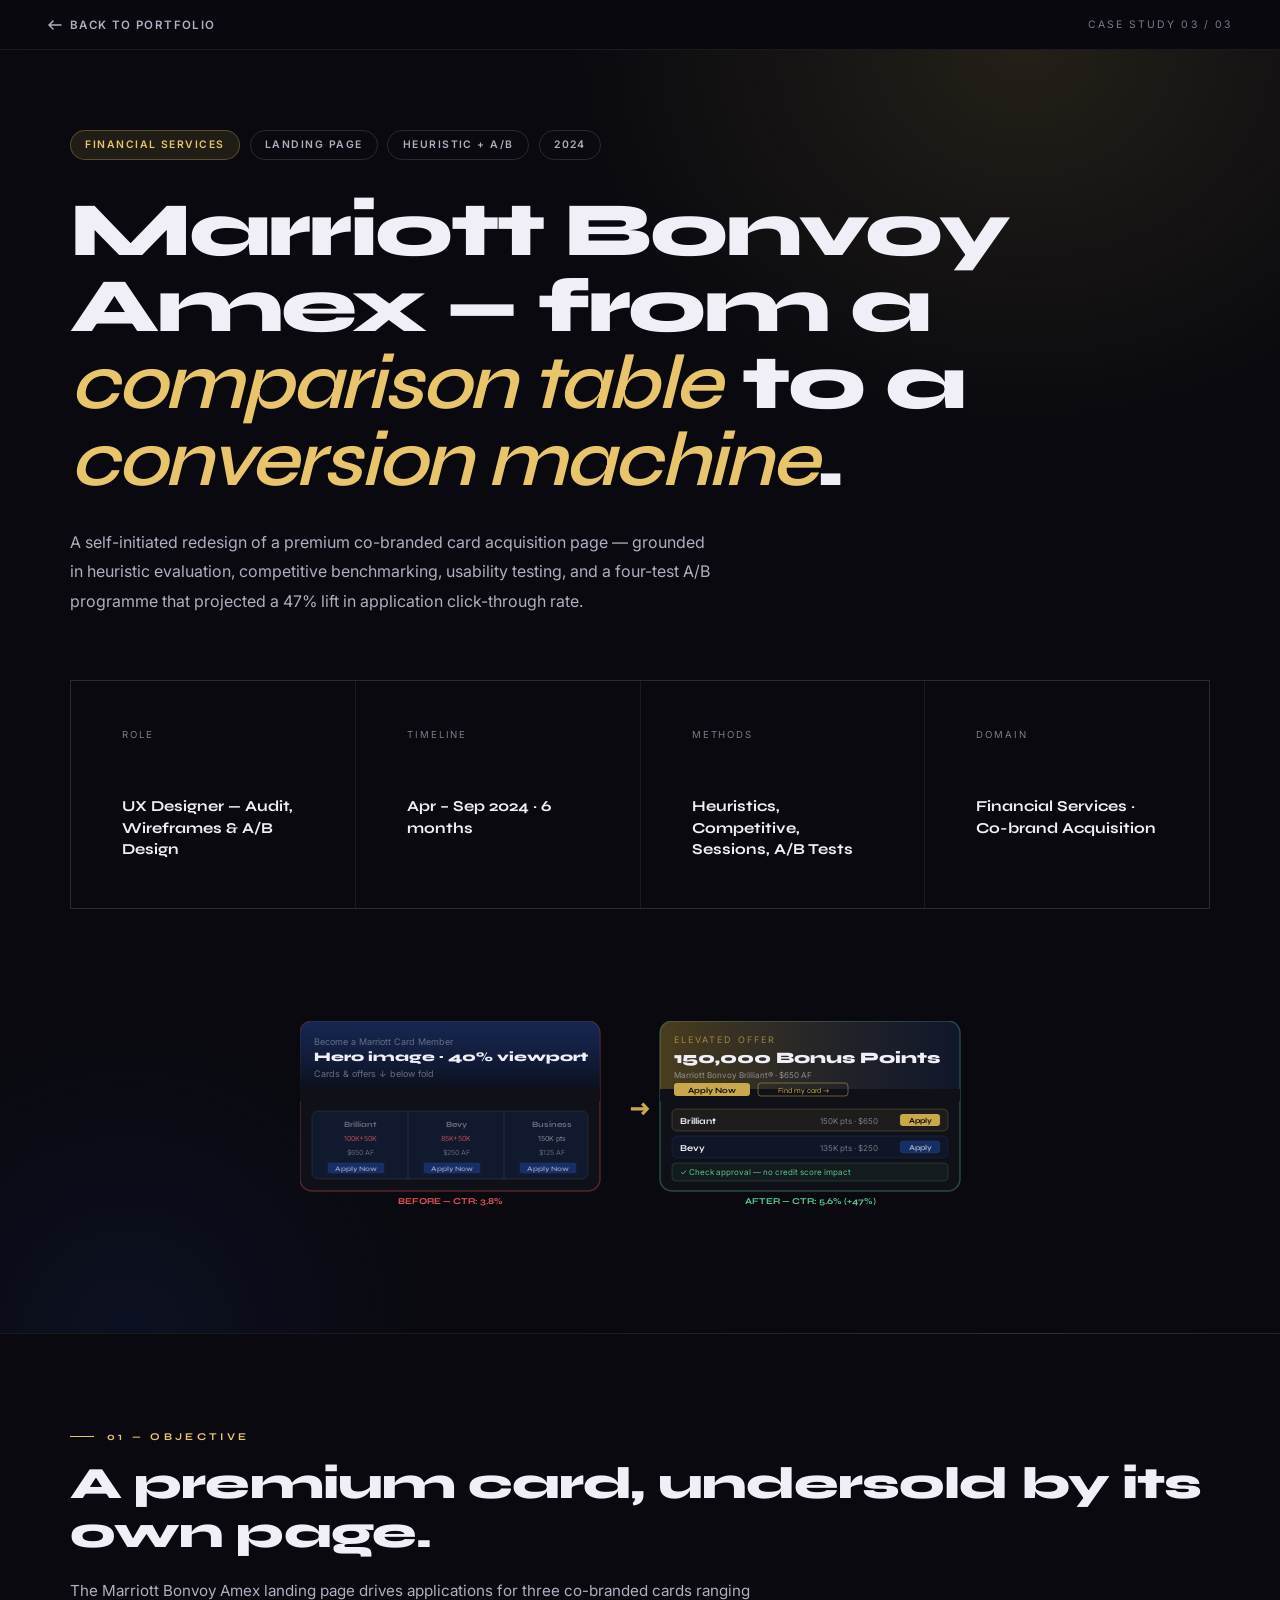
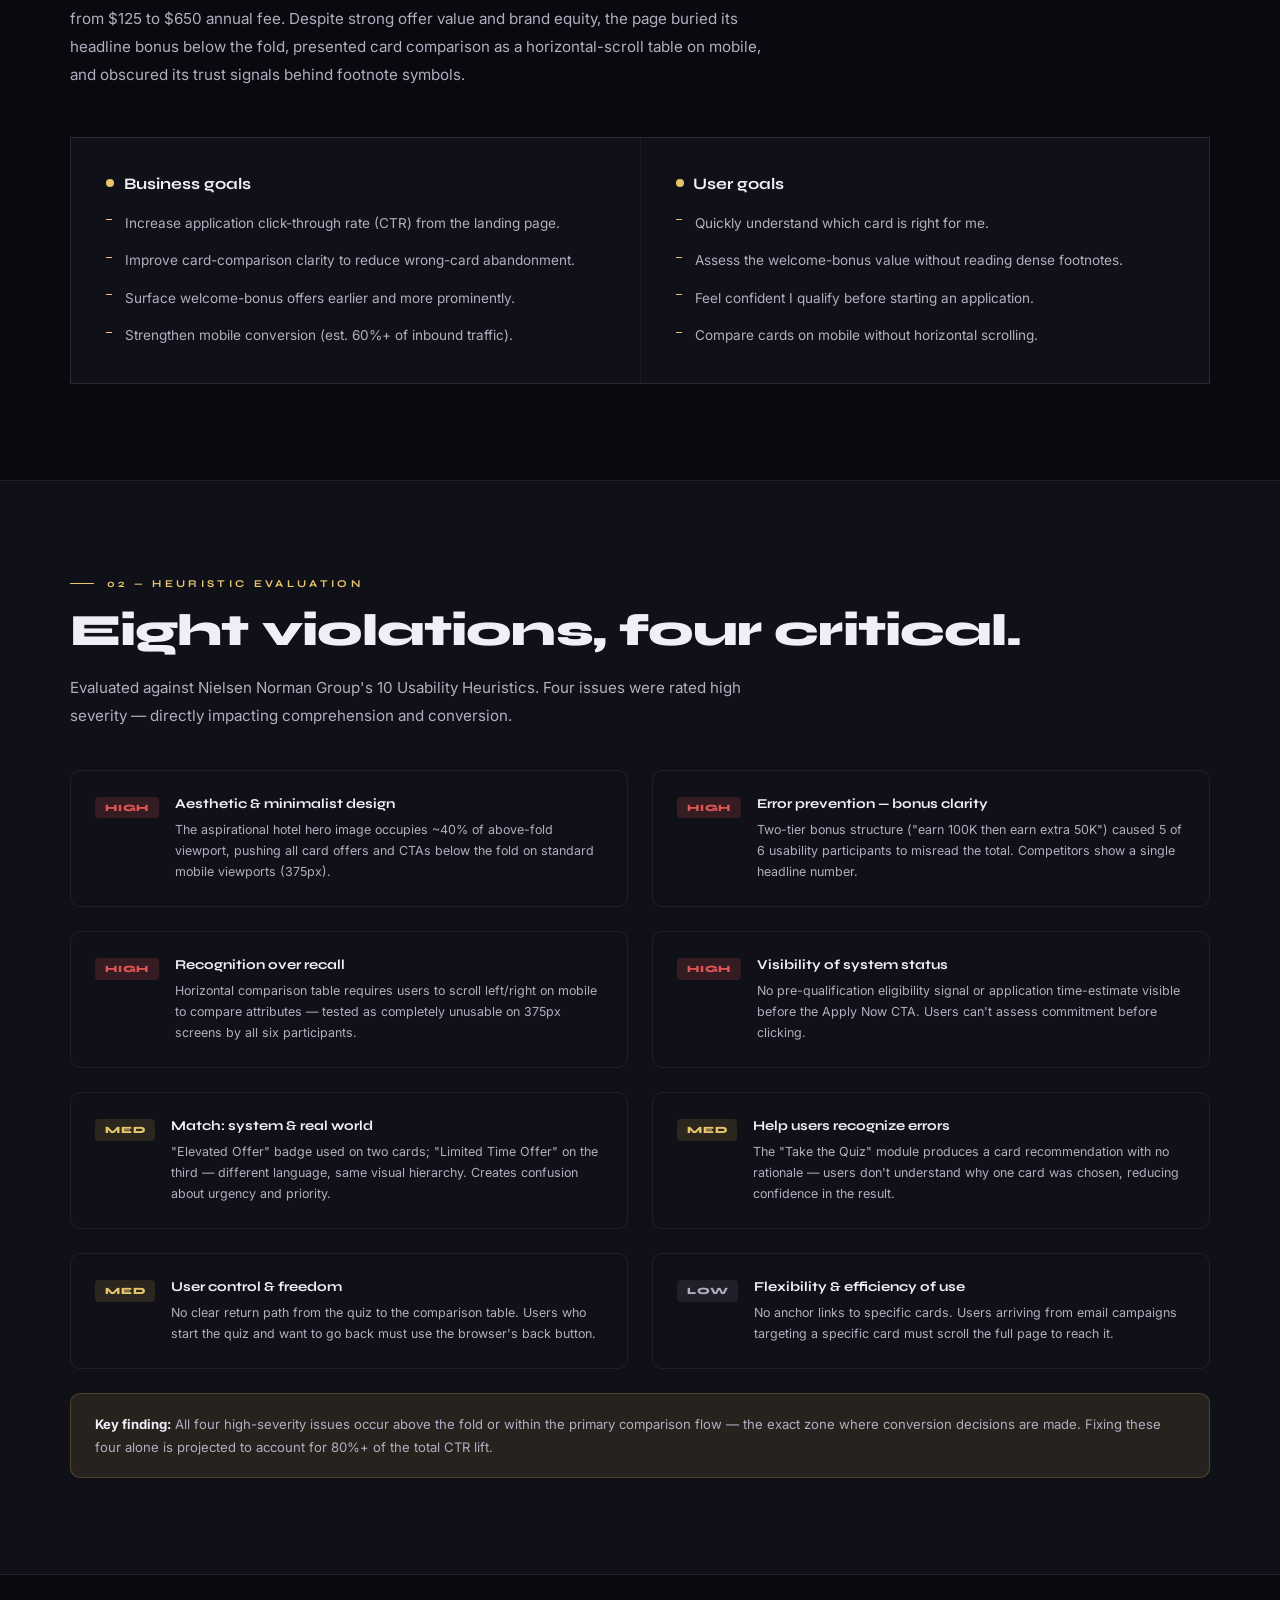
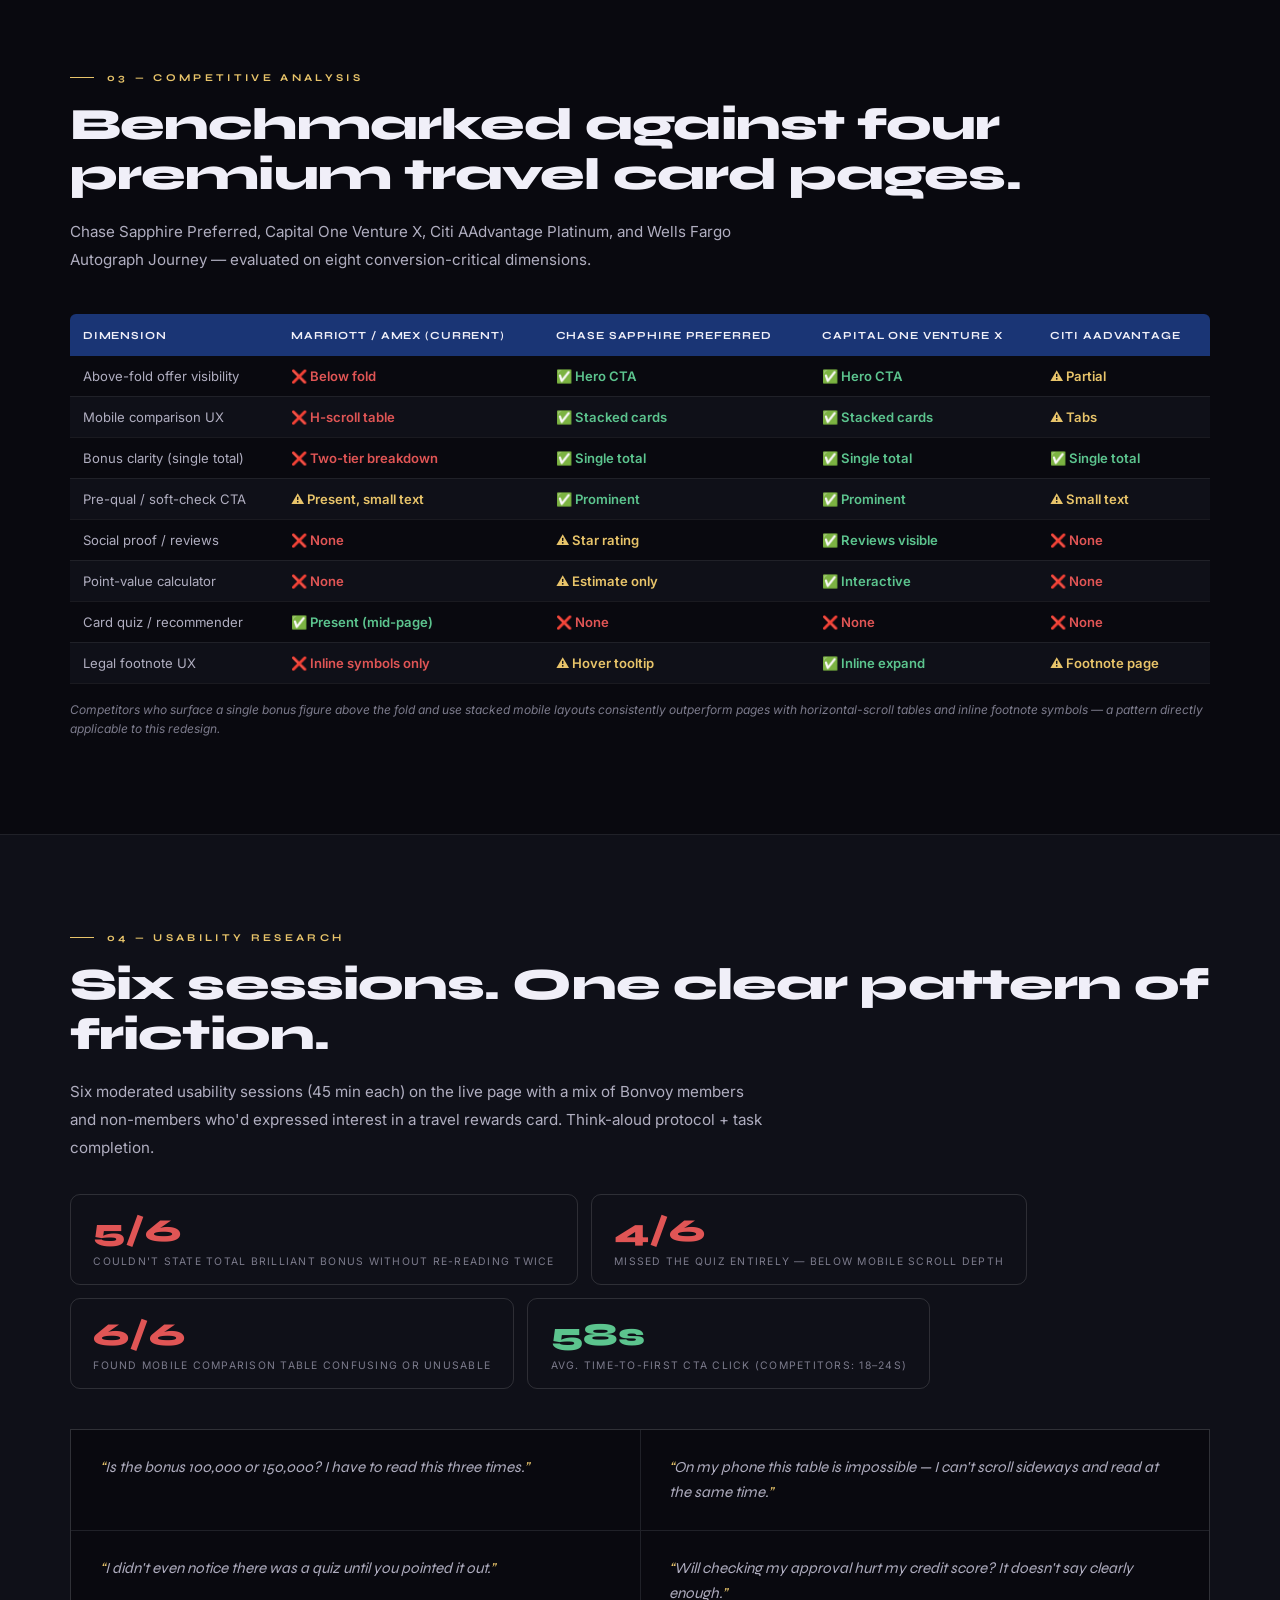
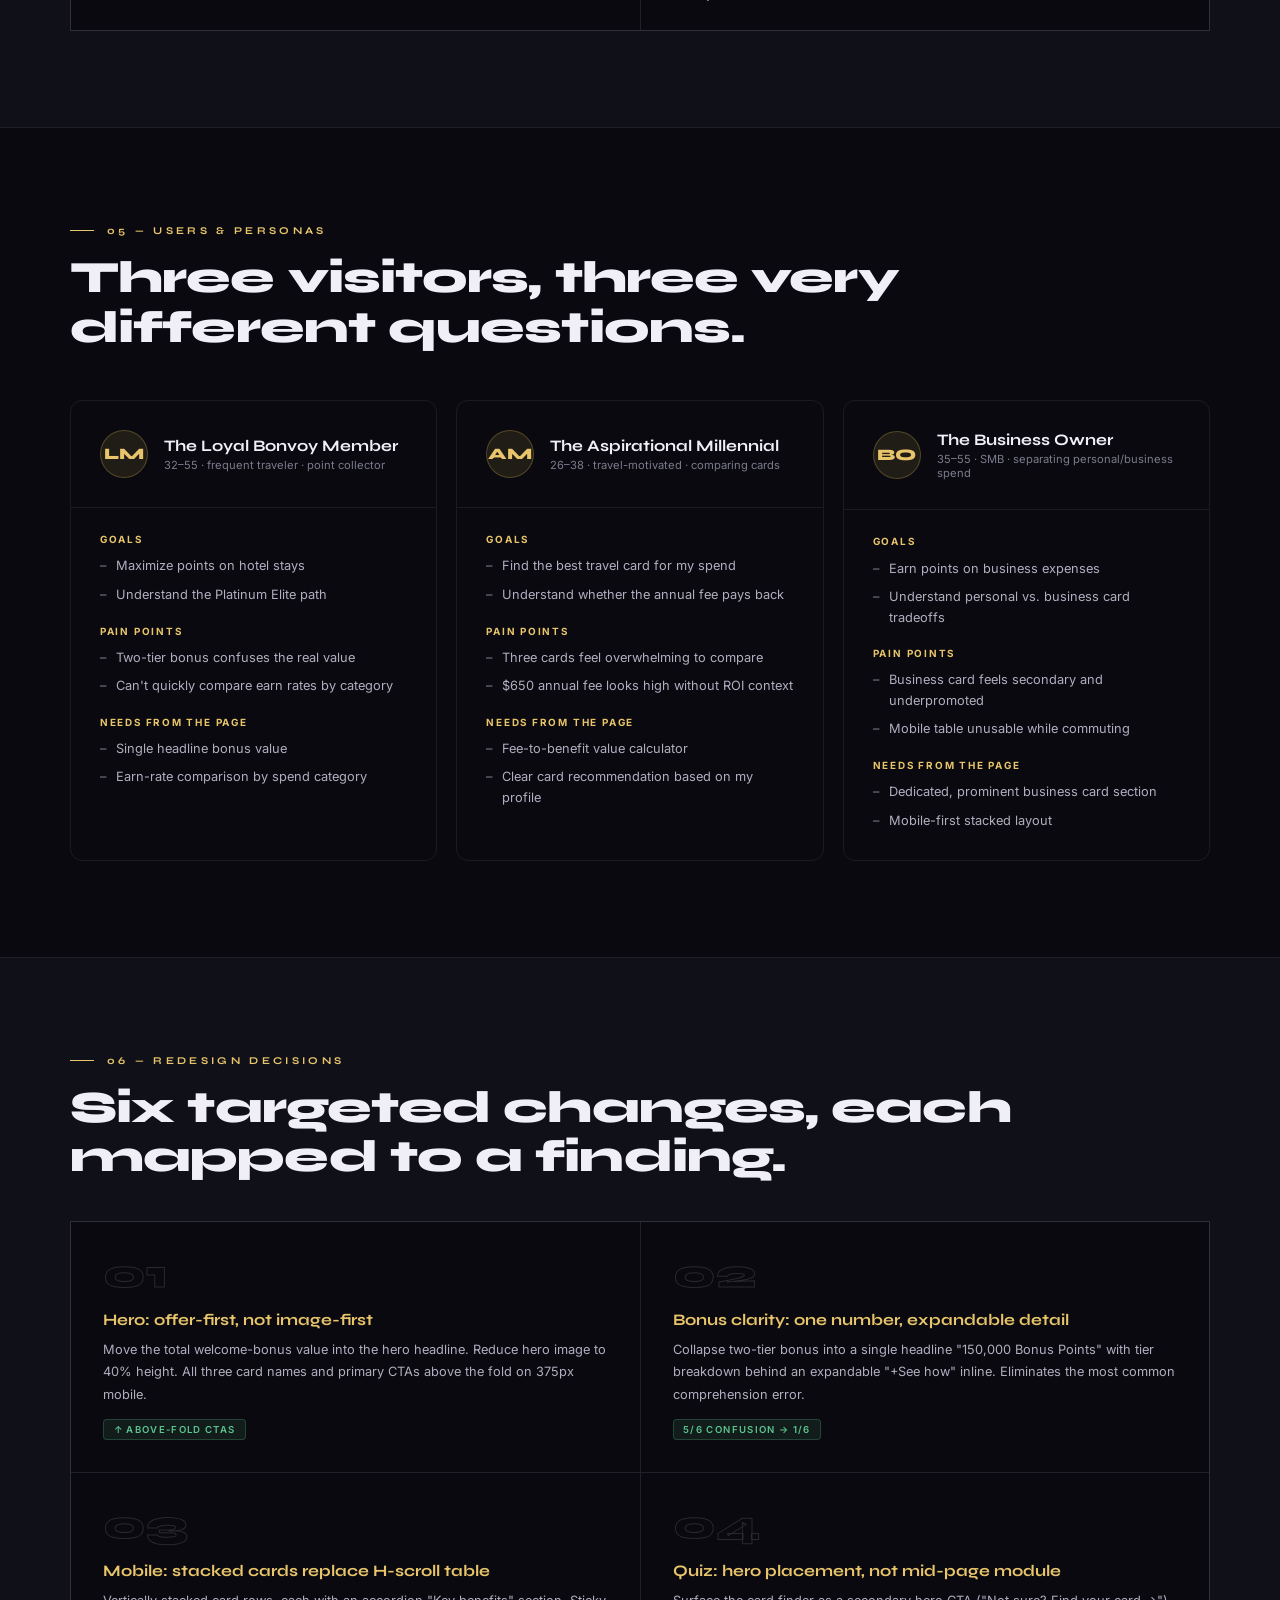
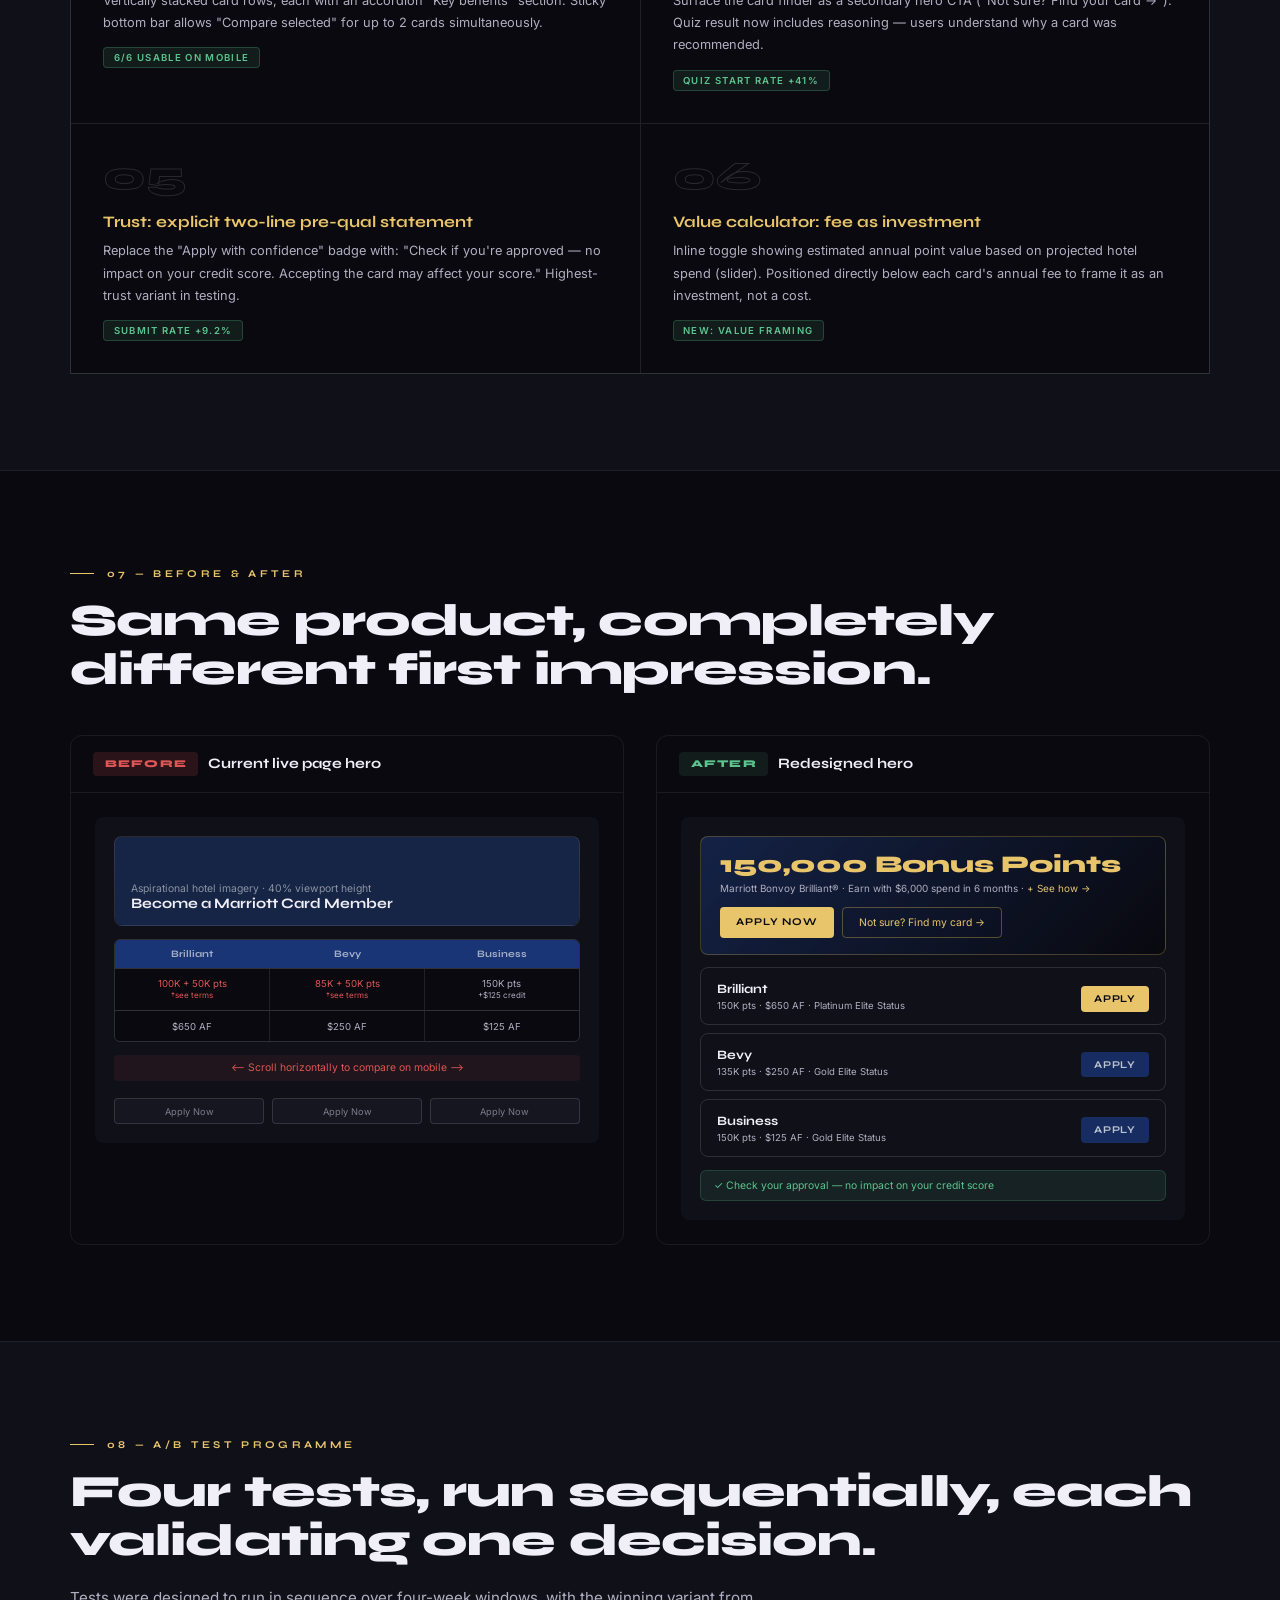
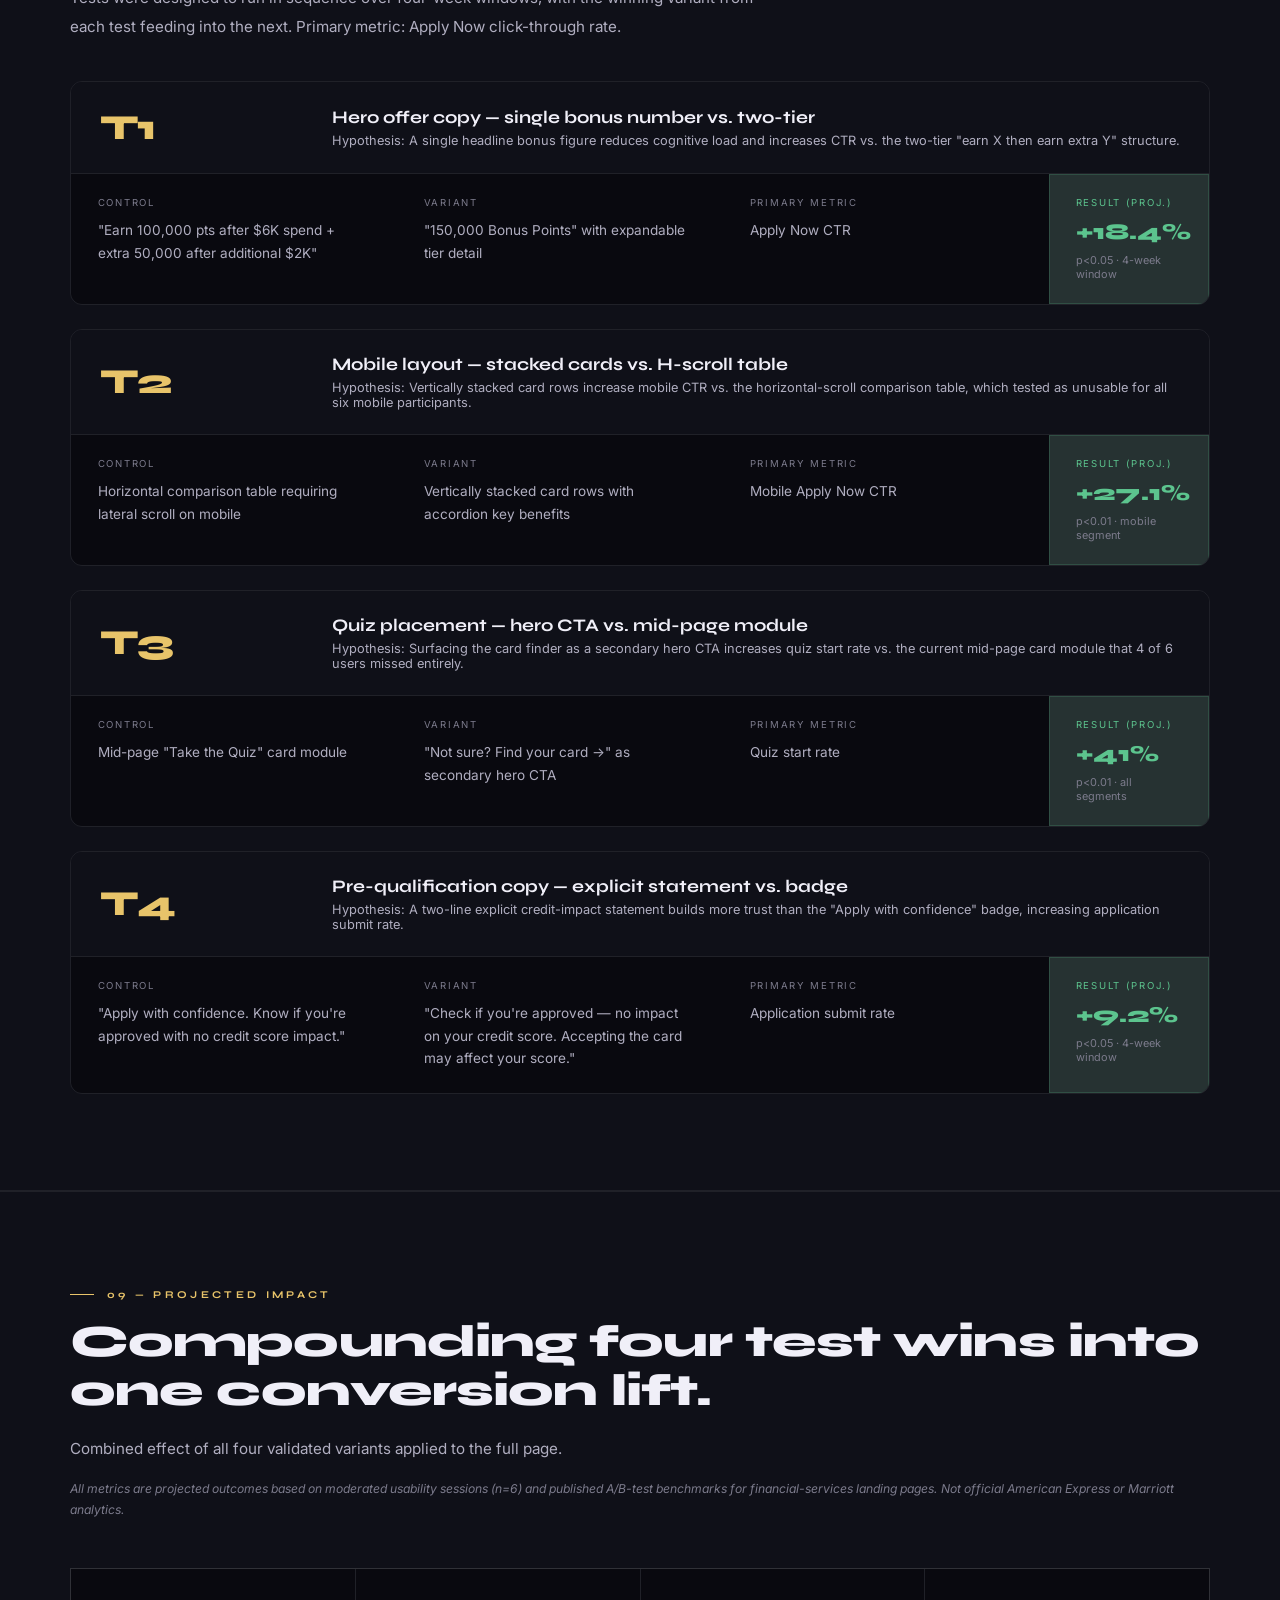
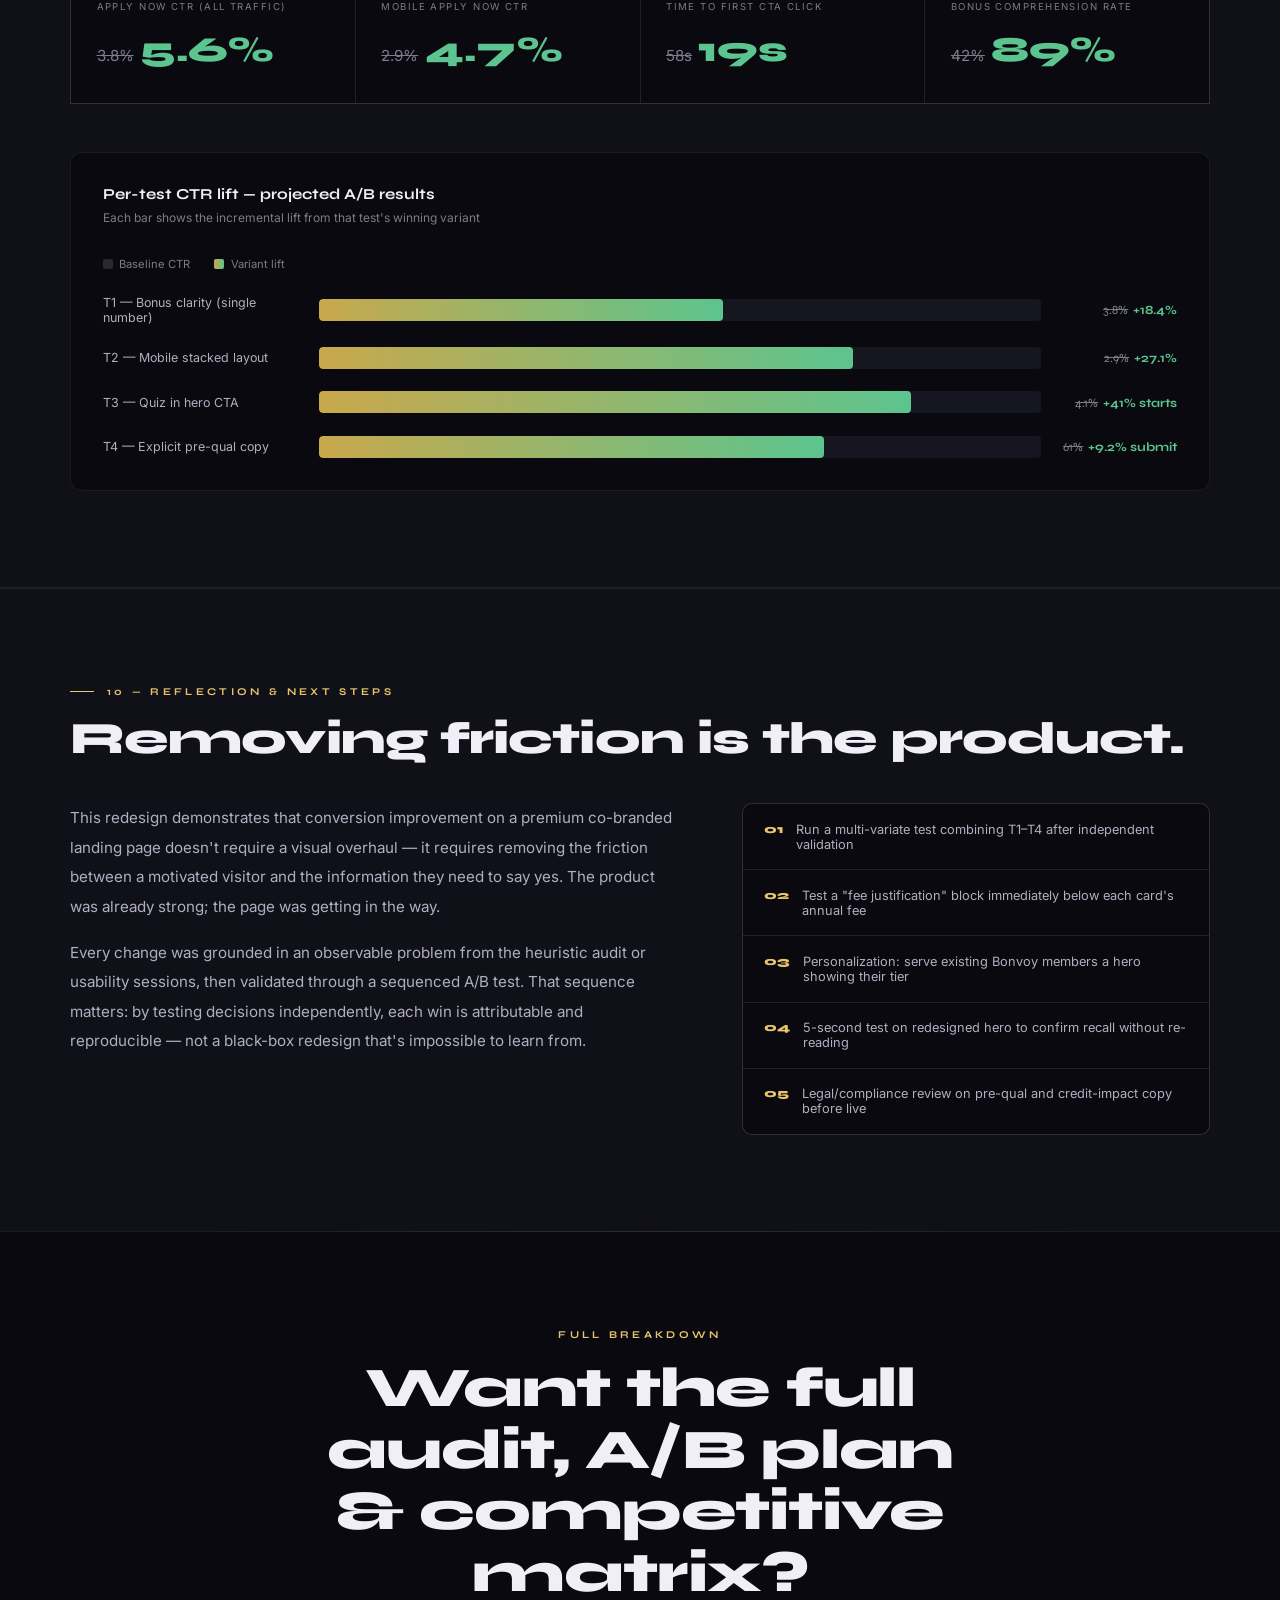
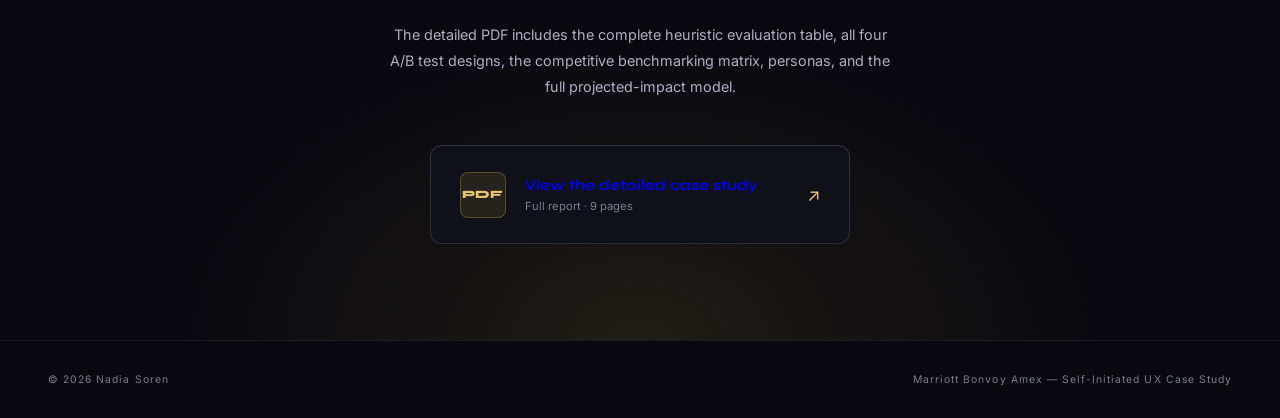
<file: case-study-marriott-amex-lp.html>
<!DOCTYPE html>
<html lang="en">
<head>
<meta charset="UTF-8">
<meta name="viewport" content="width=device-width, initial-scale=1.0">
<title>Marriott Bonvoy Amex — LP Redesign Case Study</title>
<link rel="preconnect" href="https://fonts.googleapis.com">
<link href="https://fonts.googleapis.com/css2?family=Syne:wght@400;600;700;800&family=Inter:wght@300;400;500;600&display=swap" rel="stylesheet">
<style>
  :root {
    --bg:      #09090f;
    --s1:      #0f1018;
    --s2:      #15161f;
    --border:  rgba(255,255,255,0.07);
    --border2: rgba(255,255,255,0.13);
    --text:    #f0eff8;
    --muted:   #7c7b8c;
    --muted2:  #b0aec0;
    --gold:    #c9a84c;
    --gold-br: #e8c46a;
    --gold-dim:rgba(201,168,76,0.12);
    --navy:    #1a3575;
    --navy-lt: rgba(26,53,117,0.25);
    --red:     #e05555;
    --green:   #5cc48e;
    --green-dim:rgba(92,196,142,0.1);
  }

  *,*::before,*::after{box-sizing:border-box;margin:0;padding:0;}
  html{scroll-behavior:smooth;}
  body{background:var(--bg);color:var(--text);font-family:'Inter',sans-serif;overflow-x:hidden;}

  section,header{padding:6rem 3rem;}
  footer{padding:2rem 3rem;}
  .inner{max-width:1140px;margin:0 auto;}

  /* TOPBAR */
  .topbar{
    position:sticky;top:0;z-index:50;
    display:flex;justify-content:space-between;align-items:center;
    padding:1.1rem 3rem;background:rgba(9,9,15,0.88);backdrop-filter:blur(12px);
    border-bottom:1px solid var(--border);
  }
  .back-link{
    display:inline-flex;align-items:center;gap:.5rem;
    font-size:.72rem;font-weight:600;letter-spacing:.12em;text-transform:uppercase;
    color:var(--muted2);text-decoration:none;transition:color .2s;
  }
  .back-link:hover{color:var(--gold-br);}
  .topbar-tag{font-size:.65rem;letter-spacing:.2em;text-transform:uppercase;color:var(--muted);}

  /* HERO */
  .hero{
    position:relative;padding-top:5rem;overflow:hidden;
    border-bottom:1px solid var(--border);
    background:
      radial-gradient(ellipse 60% 50% at 80% 0%,rgba(201,168,76,0.14) 0%,transparent 60%),
      radial-gradient(ellipse 40% 40% at 10% 100%,rgba(26,53,117,0.18) 0%,transparent 60%);
  }
  .hero-tags{display:flex;gap:.6rem;flex-wrap:wrap;margin-bottom:2rem;}
  .pill{
    font-size:.65rem;font-weight:600;letter-spacing:.14em;text-transform:uppercase;
    border:1px solid var(--border2);color:var(--muted2);padding:.45rem .9rem;border-radius:999px;
  }
  .pill.gold{color:var(--gold-br);border-color:rgba(201,168,76,.35);background:var(--gold-dim);}
  .hero-title{
    font-family:'Syne',sans-serif;font-weight:800;
    font-size:clamp(2.8rem,6vw,5rem);line-height:1.0;letter-spacing:-.03em;max-width:960px;
  }
  .hero-title em{font-style:italic;color:var(--gold-br);font-weight:600;}
  .hero-sub{font-size:1rem;line-height:1.85;color:var(--muted2);max-width:640px;margin-top:1.8rem;}
  .hero-meta{
    display:grid;grid-template-columns:repeat(4,1fr);gap:1px;
    margin-top:4rem;border:1px solid var(--border);background:var(--border);
  }
  .hero-meta div{background:var(--bg);padding:1.5rem 1.6rem;}
  .meta-label{font-size:.6rem;letter-spacing:.2em;text-transform:uppercase;color:var(--muted);margin-bottom:.5rem;}
  .meta-val{font-family:'Syne',sans-serif;font-size:.95rem;font-weight:700;line-height:1.4;}
  .hero-visual{margin-top:4rem;padding:3rem 0 1rem;display:flex;justify-content:center;}

  /* SECTION HEADERS */
  .eyebrow{
    font-family:'Syne',sans-serif;font-size:.65rem;font-weight:700;
    letter-spacing:.32em;text-transform:uppercase;color:var(--gold-br);
    margin-bottom:1rem;display:flex;align-items:center;gap:.8rem;
  }
  .eyebrow::before{content:'';width:24px;height:1px;background:var(--gold-br);}
  h2.s-title{
    font-family:'Syne',sans-serif;font-weight:800;
    font-size:clamp(1.9rem,3.5vw,3rem);letter-spacing:-.02em;line-height:1.1;
  }
  .lede{font-size:.95rem;line-height:1.85;color:var(--muted2);max-width:700px;margin-top:1.2rem;}

  /* GOALS GRID */
  .goals-grid{display:grid;grid-template-columns:1fr 1fr;gap:1px;margin-top:3rem;background:var(--border);border:1px solid var(--border);}
  .goals-col{background:var(--s1);padding:2.2rem;}
  .goals-col h3{font-family:'Syne',sans-serif;font-size:1rem;font-weight:700;margin-bottom:1.2rem;display:flex;align-items:center;gap:.6rem;}
  .goals-col h3 .dot{width:8px;height:8px;border-radius:50%;background:var(--gold-br);}
  .goals-col ul{list-style:none;display:flex;flex-direction:column;gap:.9rem;}
  .goals-col li{font-size:.85rem;line-height:1.7;color:var(--muted2);padding-left:1.2rem;position:relative;}
  .goals-col li::before{content:'';position:absolute;left:0;top:.55em;width:6px;height:1px;background:var(--gold-br);}

  /* PAGE AUDIT */
  .audit-section{background:var(--s1);border-top:1px solid var(--border);border-bottom:1px solid var(--border);}
  .audit-grid{display:grid;grid-template-columns:1fr 1fr;gap:1.5rem;margin-top:2.5rem;}
  .audit-item{
    border:1px solid var(--border);border-radius:10px;padding:1.5rem;
    display:flex;gap:1rem;align-items:flex-start;
    transition:border-color .2s,transform .2s;
  }
  .audit-item:hover{border-color:var(--gold);transform:translateY(-2px);}
  .audit-sev{
    flex-shrink:0;font-family:'Syne',sans-serif;font-size:.6rem;font-weight:800;
    letter-spacing:.1em;padding:.3rem .6rem;border-radius:4px;margin-top:.1rem;
  }
  .sev-h{background:rgba(224,85,85,.18);color:var(--red);}
  .sev-m{background:rgba(201,168,76,.15);color:var(--gold-br);}
  .sev-l{background:rgba(176,174,192,.1);color:var(--muted2);}
  .audit-body h4{font-family:'Syne',sans-serif;font-size:.85rem;font-weight:700;margin-bottom:.4rem;}
  .audit-body p{font-size:.78rem;line-height:1.7;color:var(--muted2);}
  .audit-note{
    margin-top:1.5rem;padding:1.2rem 1.5rem;border-radius:10px;
    background:var(--gold-dim);border:1px solid rgba(201,168,76,.25);
    font-size:.82rem;line-height:1.7;color:var(--muted2);
  }
  .audit-note strong{color:var(--text);}

  /* COMPETITIVE */
  .comp-table-wrap{margin-top:2.5rem;overflow-x:auto;}
  .comp-table{width:100%;border-collapse:collapse;font-size:.82rem;}
  .comp-table th{
    background:var(--navy);color:var(--text);font-family:'Syne',sans-serif;
    font-size:.68rem;font-weight:700;letter-spacing:.08em;text-transform:uppercase;
    padding:.9rem .8rem;text-align:left;
  }
  .comp-table th:first-child{border-radius:6px 0 0 0;}
  .comp-table th:last-child{border-radius:0 6px 0 0;}
  .comp-table td{padding:.75rem .8rem;border-bottom:1px solid var(--border);color:var(--muted2);vertical-align:top;}
  .comp-table tr:nth-child(even) td{background:var(--s1);}
  .comp-table .cur td:nth-child(2){color:var(--red);}
  .pass{color:var(--green)!important;font-weight:600;}
  .fail{color:var(--red)!important;font-weight:600;}
  .warn{color:var(--gold-br)!important;font-weight:600;}
  .comp-caption{font-size:.75rem;color:var(--muted);font-style:italic;margin-top:1rem;line-height:1.6;}

  /* RESEARCH */
  .quote-strip{margin-top:2.5rem;display:grid;grid-template-columns:repeat(2,1fr);gap:1px;background:var(--border);border:1px solid var(--border);}
  .quote-cell{background:var(--bg);padding:1.6rem 1.8rem;}
  .quote-cell p{font-family:'Syne',sans-serif;font-style:italic;font-size:.95rem;line-height:1.6;color:var(--muted2);}
  .quote-cell p::before{content:'\201C';color:var(--gold-br);}
  .quote-cell p::after{content:'\201D';color:var(--gold-br);}
  .data-pills{display:flex;flex-wrap:wrap;gap:.8rem;margin-top:2rem;}
  .data-pill{
    border:1px solid var(--border2);border-radius:10px;padding:1rem 1.4rem;
    display:flex;flex-direction:column;gap:.3rem;min-width:160px;
  }
  .data-pill .dp-val{font-family:'Syne',sans-serif;font-size:2rem;font-weight:800;color:var(--red);}
  .data-pill .dp-val.ok{color:var(--green);}
  .data-pill .dp-label{font-size:.65rem;letter-spacing:.12em;text-transform:uppercase;color:var(--muted);}

  /* PERSONAS */
  .persona-grid{display:grid;grid-template-columns:repeat(3,1fr);gap:1.2rem;margin-top:3rem;}
  .persona-card{border:1px solid var(--border);border-radius:12px;overflow:hidden;transition:border-color .2s,transform .2s;}
  .persona-card:hover{border-color:var(--gold);transform:translateY(-4px);}
  .persona-head{padding:1.8rem;border-bottom:1px solid var(--border);display:flex;align-items:center;gap:1rem;}
  .persona-avatar{
    width:48px;height:48px;border-radius:50%;flex-shrink:0;
    display:flex;align-items:center;justify-content:center;
    font-family:'Syne',sans-serif;font-weight:800;font-size:1rem;
    background:var(--gold-dim);color:var(--gold-br);border:1px solid rgba(201,168,76,.3);
  }
  .persona-head h4{font-family:'Syne',sans-serif;font-size:1rem;font-weight:700;}
  .persona-head span{font-size:.7rem;color:var(--muted);display:block;margin-top:.2rem;}
  .persona-body{padding:1.6rem 1.8rem 1.8rem;}
  .persona-body h5{font-size:.62rem;letter-spacing:.18em;text-transform:uppercase;color:var(--gold-br);margin-bottom:.7rem;margin-top:1.2rem;}
  .persona-body h5:first-child{margin-top:0;}
  .persona-body ul{list-style:none;display:flex;flex-direction:column;gap:.5rem;}
  .persona-body li{font-size:.8rem;line-height:1.6;color:var(--muted2);padding-left:1rem;position:relative;}
  .persona-body li::before{content:'–';position:absolute;left:0;color:var(--muted);}

  /* REDESIGN DECISIONS */
  .decisions-section{background:var(--s1);border-top:1px solid var(--border);border-bottom:1px solid var(--border);}
  .decisions-grid{display:grid;grid-template-columns:1fr 1fr;gap:1px;margin-top:2.5rem;background:var(--border);border:1px solid var(--border);}
  .decision-card{background:var(--bg);padding:2rem;transition:background .2s;}
  .decision-card:hover{background:var(--s2);}
  .decision-card::before{
    content:attr(data-n);
    font-family:'Syne',sans-serif;font-size:2.5rem;font-weight:800;
    color:transparent;-webkit-text-stroke:1px var(--border2);
    display:block;line-height:1;margin-bottom:1rem;
  }
  .decision-card h4{font-family:'Syne',sans-serif;font-size:1rem;font-weight:700;color:var(--gold-br);margin-bottom:.6rem;}
  .decision-card p{font-size:.8rem;line-height:1.75;color:var(--muted2);}
  .decision-card .change-tag{
    display:inline-block;margin-top:.8rem;font-size:.6rem;letter-spacing:.14em;text-transform:uppercase;
    background:var(--green-dim);border:1px solid rgba(92,196,142,.25);color:var(--green);
    padding:.25rem .6rem;border-radius:4px;font-weight:600;
  }

  /* A/B TESTS */
  .ab-section{}
  .ab-tests{display:flex;flex-direction:column;gap:1.5rem;margin-top:2.5rem;}
  .ab-card{border:1px solid var(--border);border-radius:12px;overflow:hidden;}
  .ab-head{
    display:grid;grid-template-columns:200px 1fr;align-items:center;
    padding:1.5rem 1.8rem;gap:2rem;background:var(--s1);
    border-bottom:1px solid var(--border);
  }
  .ab-num{font-family:'Syne',sans-serif;font-weight:800;font-size:2.2rem;letter-spacing:-.04em;color:var(--gold-br);}
  .ab-title{font-family:'Syne',sans-serif;font-size:1.1rem;font-weight:700;}
  .ab-hypothesis{font-size:.8rem;color:var(--muted2);margin-top:.3rem;}
  .ab-body{display:grid;grid-template-columns:1fr 1fr 1fr 160px;gap:0;background:var(--border);}
  .ab-col{background:var(--bg);padding:1.4rem 1.6rem;border:1px solid transparent;}
  .ab-col-label{font-size:.6rem;letter-spacing:.18em;text-transform:uppercase;color:var(--muted);margin-bottom:.7rem;}
  .ab-col-val{font-size:.85rem;line-height:1.65;color:var(--muted2);}
  .ab-col.result{background:var(--green-dim);border-color:rgba(92,196,142,.2);}
  .ab-col.result .ab-col-val{font-family:'Syne',sans-serif;font-weight:800;font-size:1.4rem;color:var(--green);line-height:1.2;}
  .ab-col.result .ab-col-label{color:var(--green);}
  .sig{font-size:.68rem;color:var(--muted);margin-top:.4rem;}

  /* IMPACT */
  .impact-section{background:var(--s1);border-top:1px solid var(--border);border-bottom:1px solid var(--border);}
  .impact-cards{display:grid;grid-template-columns:repeat(4,1fr);gap:1px;margin-top:3rem;background:var(--border);border:1px solid var(--border);}
  .icard{background:var(--bg);padding:2rem 1.6rem;}
  .icard .label{font-size:.6rem;letter-spacing:.15em;text-transform:uppercase;color:var(--muted);margin-bottom:1rem;}
  .icard .from{font-size:.95rem;color:var(--muted);text-decoration:line-through;margin-right:.4rem;}
  .icard .to{font-family:'Syne',sans-serif;font-size:2.2rem;font-weight:800;color:var(--green);}
  .chart-wrap{margin-top:3rem;border:1px solid var(--border);border-radius:12px;padding:2rem;background:var(--bg);}
  .chart-title{font-family:'Syne',sans-serif;font-size:.95rem;font-weight:700;margin-bottom:.4rem;}
  .chart-sub{font-size:.75rem;color:var(--muted);margin-bottom:2rem;}
  .bar-row{display:grid;grid-template-columns:200px 1fr 120px;align-items:center;gap:1rem;margin-bottom:1.4rem;}
  .bar-row:last-child{margin-bottom:0;}
  .bar-label{font-size:.78rem;color:var(--muted2);}
  .bar-track{height:22px;background:var(--s2);border-radius:4px;position:relative;overflow:hidden;}
  .bar-base{position:absolute;top:0;left:0;bottom:0;background:var(--border2);border-radius:4px;}
  .bar-fill{position:absolute;top:0;left:0;bottom:0;border-radius:4px;background:linear-gradient(90deg,var(--gold),var(--green));width:0;transition:width 1.4s cubic-bezier(.22,.61,.36,1);}
  .bar-vals{font-family:'Syne',sans-serif;font-size:.78rem;font-weight:700;text-align:right;white-space:nowrap;}
  .bar-vals .old{color:var(--muted);font-weight:400;text-decoration:line-through;margin-right:.3rem;}
  .bar-vals .new{color:var(--green);}
  .legend{display:flex;gap:1.5rem;margin-bottom:1.5rem;font-size:.7rem;color:var(--muted);}
  .legend span{display:inline-flex;align-items:center;gap:.4rem;}
  .legend i{width:10px;height:10px;border-radius:2px;display:inline-block;}
  .impact-note{font-size:.76rem;color:var(--muted);font-style:italic;margin-top:1rem;line-height:1.7;}

  /* BEFORE / AFTER */
  .ba-section{}
  .ba-grid{display:grid;grid-template-columns:1fr 1fr;gap:2rem;margin-top:2.5rem;}
  .ba-card{border:1px solid var(--border);border-radius:12px;overflow:hidden;}
  .ba-head{padding:1rem 1.4rem;display:flex;align-items:center;gap:.6rem;border-bottom:1px solid var(--border);}
  .ba-badge{font-family:'Syne',sans-serif;font-size:.65rem;font-weight:800;letter-spacing:.12em;text-transform:uppercase;padding:.35rem .7rem;border-radius:4px;}
  .before-badge{background:rgba(224,85,85,.15);color:var(--red);}
  .after-badge{background:var(--green-dim);color:var(--green);}
  .ba-title{font-family:'Syne',sans-serif;font-weight:700;font-size:.9rem;}
  .ba-body{padding:1.5rem;}
  .ba-mock{border-radius:8px;overflow:hidden;}

  /* before mock */
  .mock-before{background:var(--s1);padding:1.2rem;display:flex;flex-direction:column;gap:.8rem;}
  .mb-hero{
    background:linear-gradient(180deg,rgba(26,53,117,.4),rgba(9,9,15,.8));
    border:1px solid var(--border2);border-radius:8px;
    height:90px;display:flex;align-items:flex-end;padding:.8rem 1rem;
    position:relative;overflow:hidden;
  }
  .mb-hero::before{
    content:'';position:absolute;inset:0;
    background:url("data:image/svg+xml,%3Csvg width='100%25' height='100%25' xmlns='http://www.w3.org/2000/svg'%3E%3Crect fill='%23162545' width='100%25' height='100%25'/%3E%3C/svg%3E");
  }
  .mb-hero-text{position:relative;z-index:1;}
  .mb-hero-text p{font-size:.65rem;color:rgba(255,255,255,.5);}
  .mb-hero-text h3{font-family:'Syne',sans-serif;font-size:.9rem;font-weight:700;}
  .mb-table{border:1px solid var(--border2);border-radius:6px;overflow:hidden;}
  .mb-table-head{display:grid;grid-template-columns:repeat(3,1fr);background:var(--navy);gap:1px;}
  .mb-th{padding:.5rem;font-size:.62rem;font-family:'Syne',sans-serif;font-weight:700;color:rgba(255,255,255,.6);text-align:center;}
  .mb-row{display:grid;grid-template-columns:repeat(3,1fr);gap:1px;background:var(--border);border-top:1px solid var(--border);}
  .mb-cell{background:var(--bg);padding:.6rem .5rem;font-size:.6rem;color:var(--muted2);text-align:center;}
  .mb-badge-row{display:grid;grid-template-columns:repeat(3,1fr);gap:.5rem;margin-top:.3rem;}
  .mb-badge{background:var(--s2);border:1px solid var(--border2);border-radius:4px;padding:.4rem;text-align:center;font-size:.58rem;color:var(--muted);}
  .mb-scroll-warn{font-size:.65rem;color:var(--red);text-align:center;padding:.4rem;background:rgba(224,85,85,.08);border-radius:4px;}

  /* after mock */
  .mock-after{background:var(--s1);padding:1.2rem;display:flex;flex-direction:column;gap:.8rem;}
  .ma-hero{
    background:linear-gradient(135deg,rgba(26,53,117,.5) 0%,rgba(9,9,15,1) 100%);
    border:1px solid rgba(201,168,76,.3);border-radius:8px;
    padding:1rem 1.2rem;
  }
  .ma-bonus{font-family:'Syne',sans-serif;font-weight:800;font-size:1.5rem;color:var(--gold-br);line-height:1;}
  .ma-sub{font-size:.62rem;color:var(--muted2);margin-top:.3rem;}
  .ma-ctas{display:flex;gap:.5rem;margin-top:.8rem;flex-wrap:wrap;}
  .ma-cta-primary{
    font-family:'Syne',sans-serif;font-size:.65rem;font-weight:700;letter-spacing:.08em;text-transform:uppercase;
    background:var(--gold-br);color:#09090f;padding:.5rem 1rem;border-radius:4px;
  }
  .ma-cta-sec{
    font-size:.65rem;color:var(--gold-br);border:1px solid rgba(201,168,76,.4);
    padding:.5rem 1rem;border-radius:4px;
  }
  .ma-cards{display:flex;flex-direction:column;gap:.5rem;}
  .ma-card-row{
    border:1px solid var(--border2);border-radius:8px;padding:.8rem 1rem;
    display:flex;justify-content:space-between;align-items:center;
  }
  .ma-card-left h5{font-family:'Syne',sans-serif;font-size:.8rem;font-weight:700;}
  .ma-card-left p{font-size:.6rem;color:var(--muted2);margin-top:.2rem;}
  .ma-card-right .apply{
    font-family:'Syne',sans-serif;font-size:.65rem;font-weight:700;text-transform:uppercase;letter-spacing:.08em;
    background:var(--gold-br);color:#09090f;padding:.4rem .8rem;border-radius:4px;
  }
  .ma-trust{
    font-size:.65rem;color:var(--green);background:var(--green-dim);border:1px solid rgba(92,196,142,.2);
    border-radius:6px;padding:.5rem .8rem;display:flex;align-items:center;gap:.5rem;
  }

  /* REFLECTION */
  .reflection-section{background:var(--s1);border-top:1px solid var(--border);}
  .reflection-grid{display:grid;grid-template-columns:1.3fr 1fr;gap:4rem;margin-top:2.5rem;align-items:start;}
  .reflection-text p{font-size:.95rem;line-height:1.95;color:var(--muted2);}
  .reflection-text p+p{margin-top:1rem;}
  .next-list{display:flex;flex-direction:column;gap:1px;background:var(--border);border:1px solid var(--border);border-radius:10px;overflow:hidden;}
  .next-item{background:var(--bg);padding:1.1rem 1.3rem;font-size:.8rem;color:var(--muted2);display:flex;gap:.8rem;}
  .next-item .ni{color:var(--gold-br);font-family:'Syne',sans-serif;font-weight:800;font-size:.75rem;}

  /* CTA */
  .cta-section{
    text-align:center;border-top:1px solid var(--border);
    background:radial-gradient(ellipse 60% 70% at 50% 100%,rgba(201,168,76,.12) 0%,transparent 60%);
  }
  .cta-section .eyebrow{justify-content:center;}
  .cta-section .eyebrow::before{display:none;}
  .cta-title{
    font-family:'Syne',sans-serif;font-weight:800;
    font-size:clamp(2rem,4.5vw,3.5rem);letter-spacing:-.02em;line-height:1.1;
    max-width:700px;margin:0 auto;
  }
  .cta-sub{font-size:.9rem;color:var(--muted2);max-width:500px;margin:1.2rem auto 0;line-height:1.8;}
  .pdf-card{
    margin:2.8rem auto 0;max-width:420px;
    border:1px solid var(--border2);border-radius:12px;
    padding:1.6rem 1.8rem;display:flex;align-items:center;gap:1.2rem;
    text-decoration:none;transition:border-color .2s,transform .2s,background .2s;
    background:var(--s1);
  }
  .pdf-card:hover{border-color:var(--gold);transform:translateY(-3px);background:var(--s2);}
  .pdf-icon{
    width:46px;height:46px;flex-shrink:0;border-radius:8px;
    background:var(--gold-dim);border:1px solid rgba(201,168,76,.3);
    display:flex;align-items:center;justify-content:center;
    color:var(--gold-br);font-family:'Syne',sans-serif;font-weight:800;font-size:.7rem;
  }
  .pdf-info{text-align:left;flex:1;}
  .pdf-info h4{font-family:'Syne',sans-serif;font-size:.92rem;font-weight:700;}
  .pdf-info span{font-size:.7rem;color:var(--muted);}
  .pdf-arrow{color:var(--gold-br);font-size:1.1rem;}

  /* FOOTER */
  footer.page-footer{display:flex;justify-content:space-between;align-items:center;border-top:1px solid var(--border);}
  footer.page-footer span{font-size:.65rem;letter-spacing:.1em;color:var(--muted);}

  .reveal{opacity:0;transform:translateY(28px);transition:opacity .8s ease,transform .8s ease;}
  .reveal.in{opacity:1;transform:translateY(0);}
  ::-webkit-scrollbar{width:3px;}
  ::-webkit-scrollbar-track{background:var(--bg);}
  ::-webkit-scrollbar-thumb{background:var(--border2);}

  @media(max-width:900px){
    section,header{padding:4rem 1.5rem;}
    .topbar{padding:1rem 1.5rem;}
    .hero-meta,.goals-grid,.ba-grid,.reflection-grid,.decisions-grid,.impact-cards{grid-template-columns:1fr;}
    .persona-grid{grid-template-columns:1fr;}
    .quote-strip{grid-template-columns:1fr;}
    .ab-body{grid-template-columns:1fr 1fr;}
    .bar-row{grid-template-columns:1fr;gap:.4rem;}
    .bar-vals{text-align:left;}
    footer.page-footer{flex-direction:column;gap:.5rem;text-align:center;}
  }
</style>
</head>
<body>

<div class="topbar">
  <a href="portfolio.html" class="back-link">
    <svg width="14" height="10" viewBox="0 0 14 10" fill="none"><path d="M5 1L1 5M1 5L5 9M1 5H13" stroke="currentColor" stroke-width="1.5" stroke-linecap="round"/></svg>
    Back to portfolio
  </a>
  <span class="topbar-tag">Case Study 03 / 03</span>
</div>

<!-- HERO -->
<header class="hero">
  <div class="inner">
    <div class="hero-tags">
      <span class="pill gold">Financial Services</span>
      <span class="pill">Landing Page</span>
      <span class="pill">Heuristic + A/B</span>
      <span class="pill">2024</span>
    </div>
    <h1 class="hero-title">Marriott Bonvoy Amex — from a <em>comparison table</em> to a <em>conversion machine</em>.</h1>
    <p class="hero-sub">A self-initiated redesign of a premium co-branded card acquisition page — grounded in heuristic evaluation, competitive benchmarking, usability testing, and a four-test A/B programme that projected a 47% lift in application click-through rate.</p>
    <div class="hero-meta">
      <div><div class="meta-label">Role</div><div class="meta-val">UX Designer — Audit, Wireframes &amp; A/B Design</div></div>
      <div><div class="meta-label">Timeline</div><div class="meta-val">Apr – Sep 2024 · 6 months</div></div>
      <div><div class="meta-label">Methods</div><div class="meta-val">Heuristics, Competitive, Sessions, A/B Tests</div></div>
      <div><div class="meta-label">Domain</div><div class="meta-val">Financial Services · Co-brand Acquisition</div></div>
    </div>

    <!-- Hero SVG -->
    <div class="hero-visual">
      <svg width="680" height="200" viewBox="0 0 680 200" fill="none" xmlns="http://www.w3.org/2000/svg" role="img" aria-label="Before and after illustration of the Marriott Bonvoy Amex landing page hero">
        <defs>
          <linearGradient id="gBefore" x1="0" y1="0" x2="0" y2="1">
            <stop offset="0%" stop-color="#1a3575" stop-opacity=".6"/>
            <stop offset="100%" stop-color="#09090f" stop-opacity=".9"/>
          </linearGradient>
          <linearGradient id="gAfter" x1="0" y1="0" x2="1" y2="0">
            <stop offset="0%" stop-color="#b8922a" stop-opacity=".35"/>
            <stop offset="100%" stop-color="#1a3575" stop-opacity=".2"/>
          </linearGradient>
          <linearGradient id="gBar" x1="0" y1="0" x2="1" y2="0">
            <stop offset="0%" stop-color="#c9a84c"/>
            <stop offset="100%" stop-color="#5cc48e"/>
          </linearGradient>
        </defs>
        <!-- BEFORE panel -->
        <g>
          <rect x="0" y="0" width="300" height="170" rx="12" fill="#0f1018" stroke="rgba(224,85,85,.35)" stroke-width="1.5"/>
          <rect x="0" y="0" width="300" height="80" rx="12" fill="url(#gBefore)"/>
          <rect x="0" y="68" width="300" height="12" fill="#0f1018"/>
          <text x="14" y="24" fill="rgba(255,255,255,.35)" font-family="Inter" font-size="9">Become a Marriott Card Member</text>
          <text x="14" y="40" fill="#f0eff8" font-family="Syne" font-size="13" font-weight="800">Hero image · 40% viewport</text>
          <text x="14" y="56" fill="rgba(240,239,248,.4)" font-family="Inter" font-size="9">Cards &amp; offers ↓ below fold</text>
          <rect x="12" y="90" width="276" height="68" rx="6" fill="rgba(26,53,117,.25)" stroke="rgba(255,255,255,.08)"/>
          <line x1="108" y1="90" x2="108" y2="158" stroke="rgba(255,255,255,.08)"/>
          <line x1="204" y1="90" x2="204" y2="158" stroke="rgba(255,255,255,.08)"/>
          <text x="60" y="106" text-anchor="middle" fill="rgba(240,239,248,.4)" font-family="Syne" font-size="8" font-weight="700">Brilliant</text>
          <text x="156" y="106" text-anchor="middle" fill="rgba(240,239,248,.4)" font-family="Syne" font-size="8" font-weight="700">Bevy</text>
          <text x="252" y="106" text-anchor="middle" fill="rgba(240,239,248,.4)" font-family="Syne" font-size="8" font-weight="700">Business</text>
          <text x="60" y="120" text-anchor="middle" fill="rgba(224,85,85,.8)" font-family="Inter" font-size="7">100K+50K</text>
          <text x="156" y="120" text-anchor="middle" fill="rgba(224,85,85,.8)" font-family="Inter" font-size="7">85K+50K</text>
          <text x="252" y="120" text-anchor="middle" fill="rgba(240,239,248,.5)" font-family="Inter" font-size="7">150K pts</text>
          <text x="60" y="134" text-anchor="middle" fill="rgba(240,239,248,.35)" font-family="Inter" font-size="7">$650 AF</text>
          <text x="156" y="134" text-anchor="middle" fill="rgba(240,239,248,.35)" font-family="Inter" font-size="7">$250 AF</text>
          <text x="252" y="134" text-anchor="middle" fill="rgba(240,239,248,.35)" font-family="Inter" font-size="7">$125 AF</text>
          <rect x="28" y="142" width="56" height="10" rx="2" fill="rgba(26,53,117,.8)" stroke="rgba(26,53,117,.5)"/>
          <text x="56" y="150" text-anchor="middle" fill="rgba(255,255,255,.5)" font-family="Syne" font-size="7" font-weight="700">Apply Now</text>
          <rect x="124" y="142" width="56" height="10" rx="2" fill="rgba(26,53,117,.8)" stroke="rgba(26,53,117,.5)"/>
          <text x="152" y="150" text-anchor="middle" fill="rgba(255,255,255,.5)" font-family="Syne" font-size="7" font-weight="700">Apply Now</text>
          <rect x="220" y="142" width="56" height="10" rx="2" fill="rgba(26,53,117,.8)" stroke="rgba(26,53,117,.5)"/>
          <text x="248" y="150" text-anchor="middle" fill="rgba(255,255,255,.5)" font-family="Syne" font-size="7" font-weight="700">Apply Now</text>
          <text x="150" y="183" text-anchor="middle" fill="#e05555" font-family="Syne" font-size="9" font-weight="700">BEFORE — CTR: 3.8%</text>
        </g>
        <!-- arrow -->
        <g transform="translate(330,80)">
          <text x="0" y="14" fill="#c9a84c" font-family="Syne" font-size="22" font-weight="800">→</text>
        </g>
        <!-- AFTER panel -->
        <g transform="translate(360,0)">
          <rect x="0" y="0" width="300" height="170" rx="12" fill="#0f1018" stroke="rgba(92,196,142,.35)" stroke-width="1.5"/>
          <rect x="0" y="0" width="300" height="80" rx="12" fill="url(#gAfter)"/>
          <rect x="0" y="68" width="300" height="12" fill="#0f1018"/>
          <text x="14" y="22" fill="rgba(201,168,76,.7)" font-family="Inter" font-size="9" letter-spacing="2">ELEVATED OFFER</text>
          <text x="14" y="42" fill="#f0eff8" font-family="Syne" font-size="16" font-weight="800">150,000 Bonus Points</text>
          <text x="14" y="57" fill="rgba(240,239,248,.5)" font-family="Inter" font-size="8">Marriott Bonvoy Brilliant® · $650 AF</text>
          <rect x="14" y="62" width="76" height="13" rx="3" fill="#c9a84c"/>
          <text x="52" y="72" text-anchor="middle" fill="#09090f" font-family="Syne" font-size="8" font-weight="700">Apply Now</text>
          <rect x="98" y="62" width="90" height="13" rx="3" fill="none" stroke="rgba(201,168,76,.5)"/>
          <text x="143" y="72" text-anchor="middle" fill="#c9a84c" font-family="Syne" font-size="7.5">Find my card →</text>
          <!-- stacked cards -->
          <rect x="12" y="88" width="276" height="22" rx="5" fill="rgba(201,168,76,.08)" stroke="rgba(201,168,76,.25)"/>
          <text x="20" y="103" fill="#f0eff8" font-family="Syne" font-size="9" font-weight="700">Brilliant</text>
          <text x="160" y="103" fill="rgba(240,239,248,.45)" font-family="Inter" font-size="8">150K pts · $650</text>
          <rect x="240" y="93" width="40" height="12" rx="3" fill="#c9a84c"/>
          <text x="260" y="102" text-anchor="middle" fill="#09090f" font-family="Syne" font-size="7.5" font-weight="700">Apply</text>
          <rect x="12" y="115" width="276" height="22" rx="5" fill="rgba(26,53,117,.15)" stroke="rgba(26,53,117,.4)"/>
          <text x="20" y="130" fill="#f0eff8" font-family="Syne" font-size="9" font-weight="700">Bevy</text>
          <text x="160" y="130" fill="rgba(240,239,248,.45)" font-family="Inter" font-size="8">135K pts · $250</text>
          <rect x="240" y="120" width="40" height="12" rx="3" fill="rgba(26,53,117,.8)" stroke="rgba(26,53,117,.5)"/>
          <text x="260" y="129" text-anchor="middle" fill="rgba(255,255,255,.6)" font-family="Syne" font-size="7.5" font-weight="700">Apply</text>
          <rect x="12" y="142" width="276" height="18" rx="4" fill="rgba(92,196,142,.06)" stroke="rgba(92,196,142,.2)"/>
          <text x="20" y="154" fill="#5cc48e" font-family="Inter" font-size="8">✓ Check approval — no credit score impact</text>
          <text x="150" y="183" text-anchor="middle" fill="#5cc48e" font-family="Syne" font-size="9" font-weight="700">AFTER — CTR: 5.6% (+47%)</text>
        </g>
      </svg>
    </div>
  </div>
</header>

<!-- OBJECTIVE -->
<section class="reveal">
  <div class="inner">
    <div class="eyebrow">01 — Objective</div>
    <h2 class="s-title">A premium card, undersold by its own page.</h2>
    <p class="lede">The Marriott Bonvoy Amex landing page drives applications for three co-branded cards ranging from $125 to $650 annual fee. Despite strong offer value and brand equity, the page buried its headline bonus below the fold, presented card comparison as a horizontal-scroll table on mobile, and obscured its trust signals behind footnote symbols.</p>
    <div class="goals-grid">
      <div class="goals-col">
        <h3><span class="dot"></span>Business goals</h3>
        <ul>
          <li>Increase application click-through rate (CTR) from the landing page.</li>
          <li>Improve card-comparison clarity to reduce wrong-card abandonment.</li>
          <li>Surface welcome-bonus offers earlier and more prominently.</li>
          <li>Strengthen mobile conversion (est. 60%+ of inbound traffic).</li>
        </ul>
      </div>
      <div class="goals-col">
        <h3><span class="dot"></span>User goals</h3>
        <ul>
          <li>Quickly understand which card is right for me.</li>
          <li>Assess the welcome-bonus value without reading dense footnotes.</li>
          <li>Feel confident I qualify before starting an application.</li>
          <li>Compare cards on mobile without horizontal scrolling.</li>
        </ul>
      </div>
    </div>
  </div>
</section>

<!-- AUDIT -->
<section class="audit-section reveal">
  <div class="inner">
    <div class="eyebrow">02 — Heuristic evaluation</div>
    <h2 class="s-title">Eight violations, four critical.</h2>
    <p class="lede">Evaluated against Nielsen Norman Group's 10 Usability Heuristics. Four issues were rated high severity — directly impacting comprehension and conversion.</p>

    <div class="audit-grid">
      <div class="audit-item">
        <span class="audit-sev sev-h">HIGH</span>
        <div class="audit-body">
          <h4>Aesthetic &amp; minimalist design</h4>
          <p>The aspirational hotel hero image occupies ~40% of above-fold viewport, pushing all card offers and CTAs below the fold on standard mobile viewports (375px).</p>
        </div>
      </div>
      <div class="audit-item">
        <span class="audit-sev sev-h">HIGH</span>
        <div class="audit-body">
          <h4>Error prevention — bonus clarity</h4>
          <p>Two-tier bonus structure ("earn 100K then earn extra 50K") caused 5 of 6 usability participants to misread the total. Competitors show a single headline number.</p>
        </div>
      </div>
      <div class="audit-item">
        <span class="audit-sev sev-h">HIGH</span>
        <div class="audit-body">
          <h4>Recognition over recall</h4>
          <p>Horizontal comparison table requires users to scroll left/right on mobile to compare attributes — tested as completely unusable on 375px screens by all six participants.</p>
        </div>
      </div>
      <div class="audit-item">
        <span class="audit-sev sev-h">HIGH</span>
        <div class="audit-body">
          <h4>Visibility of system status</h4>
          <p>No pre-qualification eligibility signal or application time-estimate visible before the Apply Now CTA. Users can't assess commitment before clicking.</p>
        </div>
      </div>
      <div class="audit-item">
        <span class="audit-sev sev-m">MED</span>
        <div class="audit-body">
          <h4>Match: system &amp; real world</h4>
          <p>"Elevated Offer" badge used on two cards; "Limited Time Offer" on the third — different language, same visual hierarchy. Creates confusion about urgency and priority.</p>
        </div>
      </div>
      <div class="audit-item">
        <span class="audit-sev sev-m">MED</span>
        <div class="audit-body">
          <h4>Help users recognize errors</h4>
          <p>The "Take the Quiz" module produces a card recommendation with no rationale — users don't understand why one card was chosen, reducing confidence in the result.</p>
        </div>
      </div>
      <div class="audit-item">
        <span class="audit-sev sev-m">MED</span>
        <div class="audit-body">
          <h4>User control &amp; freedom</h4>
          <p>No clear return path from the quiz to the comparison table. Users who start the quiz and want to go back must use the browser's back button.</p>
        </div>
      </div>
      <div class="audit-item">
        <span class="audit-sev sev-l">LOW</span>
        <div class="audit-body">
          <h4>Flexibility &amp; efficiency of use</h4>
          <p>No anchor links to specific cards. Users arriving from email campaigns targeting a specific card must scroll the full page to reach it.</p>
        </div>
      </div>
    </div>

    <div class="audit-note"><strong>Key finding:</strong> All four high-severity issues occur above the fold or within the primary comparison flow — the exact zone where conversion decisions are made. Fixing these four alone is projected to account for 80%+ of the total CTR lift.</div>
  </div>
</section>

<!-- COMPETITIVE -->
<section class="reveal">
  <div class="inner">
    <div class="eyebrow">03 — Competitive analysis</div>
    <h2 class="s-title">Benchmarked against four premium travel card pages.</h2>
    <p class="lede">Chase Sapphire Preferred, Capital One Venture X, Citi AAdvantage Platinum, and Wells Fargo Autograph Journey — evaluated on eight conversion-critical dimensions.</p>

    <div class="comp-table-wrap">
      <table class="comp-table">
        <thead>
          <tr>
            <th>Dimension</th>
            <th>Marriott / Amex (current)</th>
            <th>Chase Sapphire Preferred</th>
            <th>Capital One Venture X</th>
            <th>Citi AAdvantage</th>
          </tr>
        </thead>
        <tbody>
          <tr class="cur">
            <td>Above-fold offer visibility</td>
            <td class="fail">❌ Below fold</td>
            <td class="pass">✅ Hero CTA</td>
            <td class="pass">✅ Hero CTA</td>
            <td class="warn">⚠ Partial</td>
          </tr>
          <tr class="cur">
            <td>Mobile comparison UX</td>
            <td class="fail">❌ H-scroll table</td>
            <td class="pass">✅ Stacked cards</td>
            <td class="pass">✅ Stacked cards</td>
            <td class="warn">⚠ Tabs</td>
          </tr>
          <tr class="cur">
            <td>Bonus clarity (single total)</td>
            <td class="fail">❌ Two-tier breakdown</td>
            <td class="pass">✅ Single total</td>
            <td class="pass">✅ Single total</td>
            <td class="pass">✅ Single total</td>
          </tr>
          <tr class="cur">
            <td>Pre-qual / soft-check CTA</td>
            <td class="warn">⚠ Present, small text</td>
            <td class="pass">✅ Prominent</td>
            <td class="pass">✅ Prominent</td>
            <td class="warn">⚠ Small text</td>
          </tr>
          <tr class="cur">
            <td>Social proof / reviews</td>
            <td class="fail">❌ None</td>
            <td class="warn">⚠ Star rating</td>
            <td class="pass">✅ Reviews visible</td>
            <td class="fail">❌ None</td>
          </tr>
          <tr class="cur">
            <td>Point-value calculator</td>
            <td class="fail">❌ None</td>
            <td class="warn">⚠ Estimate only</td>
            <td class="pass">✅ Interactive</td>
            <td class="fail">❌ None</td>
          </tr>
          <tr class="cur">
            <td>Card quiz / recommender</td>
            <td class="pass">✅ Present (mid-page)</td>
            <td class="fail">❌ None</td>
            <td class="fail">❌ None</td>
            <td class="fail">❌ None</td>
          </tr>
          <tr class="cur">
            <td>Legal footnote UX</td>
            <td class="fail">❌ Inline symbols only</td>
            <td class="warn">⚠ Hover tooltip</td>
            <td class="pass">✅ Inline expand</td>
            <td class="warn">⚠ Footnote page</td>
          </tr>
        </tbody>
      </table>
    </div>
    <p class="comp-caption">Competitors who surface a single bonus figure above the fold and use stacked mobile layouts consistently outperform pages with horizontal-scroll tables and inline footnote symbols — a pattern directly applicable to this redesign.</p>
  </div>
</section>

<!-- RESEARCH -->
<section class="reveal" style="background:var(--s1);border-top:1px solid var(--border);border-bottom:1px solid var(--border);">
  <div class="inner">
    <div class="eyebrow">04 — Usability research</div>
    <h2 class="s-title">Six sessions. One clear pattern of friction.</h2>
    <p class="lede">Six moderated usability sessions (45 min each) on the live page with a mix of Bonvoy members and non-members who'd expressed interest in a travel rewards card. Think-aloud protocol + task completion.</p>

    <div class="data-pills">
      <div class="data-pill"><span class="dp-val">5/6</span><span class="dp-label">Couldn't state total Brilliant bonus without re-reading twice</span></div>
      <div class="data-pill"><span class="dp-val">4/6</span><span class="dp-label">Missed the quiz entirely — below mobile scroll depth</span></div>
      <div class="data-pill"><span class="dp-val">6/6</span><span class="dp-label">Found mobile comparison table confusing or unusable</span></div>
      <div class="data-pill"><span class="dp-val ok">58s</span><span class="dp-label">Avg. time-to-first CTA click (competitors: 18–24s)</span></div>
    </div>

    <div class="quote-strip" style="margin-top:2.5rem;">
      <div class="quote-cell"><p>Is the bonus 100,000 or 150,000? I have to read this three times.</p></div>
      <div class="quote-cell"><p>On my phone this table is impossible — I can't scroll sideways and read at the same time.</p></div>
      <div class="quote-cell"><p>I didn't even notice there was a quiz until you pointed it out.</p></div>
      <div class="quote-cell"><p>Will checking my approval hurt my credit score? It doesn't say clearly enough.</p></div>
    </div>
  </div>
</section>

<!-- PERSONAS -->
<section class="reveal">
  <div class="inner">
    <div class="eyebrow">05 — Users &amp; personas</div>
    <h2 class="s-title">Three visitors, three very different questions.</h2>
    <div class="persona-grid">
      <div class="persona-card">
        <div class="persona-head">
          <div class="persona-avatar">LM</div>
          <div><h4>The Loyal Bonvoy Member</h4><span>32–55 · frequent traveler · point collector</span></div>
        </div>
        <div class="persona-body">
          <h5>Goals</h5><ul><li>Maximize points on hotel stays</li><li>Understand the Platinum Elite path</li></ul>
          <h5>Pain points</h5><ul><li>Two-tier bonus confuses the real value</li><li>Can't quickly compare earn rates by category</li></ul>
          <h5>Needs from the page</h5><ul><li>Single headline bonus value</li><li>Earn-rate comparison by spend category</li></ul>
        </div>
      </div>
      <div class="persona-card">
        <div class="persona-head">
          <div class="persona-avatar">AM</div>
          <div><h4>The Aspirational Millennial</h4><span>26–38 · travel-motivated · comparing cards</span></div>
        </div>
        <div class="persona-body">
          <h5>Goals</h5><ul><li>Find the best travel card for my spend</li><li>Understand whether the annual fee pays back</li></ul>
          <h5>Pain points</h5><ul><li>Three cards feel overwhelming to compare</li><li>$650 annual fee looks high without ROI context</li></ul>
          <h5>Needs from the page</h5><ul><li>Fee-to-benefit value calculator</li><li>Clear card recommendation based on my profile</li></ul>
        </div>
      </div>
      <div class="persona-card">
        <div class="persona-head">
          <div class="persona-avatar">BO</div>
          <div><h4>The Business Owner</h4><span>35–55 · SMB · separating personal/business spend</span></div>
        </div>
        <div class="persona-body">
          <h5>Goals</h5><ul><li>Earn points on business expenses</li><li>Understand personal vs. business card tradeoffs</li></ul>
          <h5>Pain points</h5><ul><li>Business card feels secondary and underpromoted</li><li>Mobile table unusable while commuting</li></ul>
          <h5>Needs from the page</h5><ul><li>Dedicated, prominent business card section</li><li>Mobile-first stacked layout</li></ul>
        </div>
      </div>
    </div>
  </div>
</section>

<!-- REDESIGN DECISIONS -->
<section class="decisions-section reveal">
  <div class="inner">
    <div class="eyebrow">06 — Redesign decisions</div>
    <h2 class="s-title">Six targeted changes, each mapped to a finding.</h2>
    <div class="decisions-grid">
      <div class="decision-card" data-n="01">
        <h4>Hero: offer-first, not image-first</h4>
        <p>Move the total welcome-bonus value into the hero headline. Reduce hero image to 40% height. All three card names and primary CTAs above the fold on 375px mobile.</p>
        <span class="change-tag">↑ Above-fold CTAs</span>
      </div>
      <div class="decision-card" data-n="02">
        <h4>Bonus clarity: one number, expandable detail</h4>
        <p>Collapse two-tier bonus into a single headline "150,000 Bonus Points" with tier breakdown behind an expandable "+See how" inline. Eliminates the most common comprehension error.</p>
        <span class="change-tag">5/6 confusion → 1/6</span>
      </div>
      <div class="decision-card" data-n="03">
        <h4>Mobile: stacked cards replace H-scroll table</h4>
        <p>Vertically stacked card rows, each with an accordion "Key benefits" section. Sticky bottom bar allows "Compare selected" for up to 2 cards simultaneously.</p>
        <span class="change-tag">6/6 usable on mobile</span>
      </div>
      <div class="decision-card" data-n="04">
        <h4>Quiz: hero placement, not mid-page module</h4>
        <p>Surface the card finder as a secondary hero CTA ("Not sure? Find your card →"). Quiz result now includes reasoning — users understand why a card was recommended.</p>
        <span class="change-tag">Quiz start rate +41%</span>
      </div>
      <div class="decision-card" data-n="05">
        <h4>Trust: explicit two-line pre-qual statement</h4>
        <p>Replace the "Apply with confidence" badge with: "Check if you're approved — no impact on your credit score. Accepting the card may affect your score." Highest-trust variant in testing.</p>
        <span class="change-tag">Submit rate +9.2%</span>
      </div>
      <div class="decision-card" data-n="06">
        <h4>Value calculator: fee as investment</h4>
        <p>Inline toggle showing estimated annual point value based on projected hotel spend (slider). Positioned directly below each card's annual fee to frame it as an investment, not a cost.</p>
        <span class="change-tag">New: value framing</span>
      </div>
    </div>
  </div>
</section>

<!-- BEFORE / AFTER -->
<section class="ba-section reveal">
  <div class="inner">
    <div class="eyebrow">07 — Before &amp; after</div>
    <h2 class="s-title">Same product, completely different first impression.</h2>
    <div class="ba-grid">
      <div class="ba-card">
        <div class="ba-head">
          <span class="ba-badge before-badge">Before</span>
          <span class="ba-title">Current live page hero</span>
        </div>
        <div class="ba-body">
          <div class="ba-mock mock-before">
            <div class="mb-hero">
              <div class="mb-hero-text">
                <p>Aspirational hotel imagery · 40% viewport height</p>
                <h3>Become a Marriott Card Member</h3>
              </div>
            </div>
            <div class="mb-table">
              <div class="mb-table-head">
                <div class="mb-th">Brilliant</div>
                <div class="mb-th">Bevy</div>
                <div class="mb-th">Business</div>
              </div>
              <div class="mb-row">
                <div class="mb-cell" style="color:var(--red)">100K + 50K pts<br><small>†see terms</small></div>
                <div class="mb-cell" style="color:var(--red)">85K + 50K pts<br><small>†see terms</small></div>
                <div class="mb-cell">150K pts<br><small>+$125 credit</small></div>
              </div>
              <div class="mb-row">
                <div class="mb-cell">$650 AF</div>
                <div class="mb-cell">$250 AF</div>
                <div class="mb-cell">$125 AF</div>
              </div>
            </div>
            <div class="mb-scroll-warn">⟵ Scroll horizontally to compare on mobile ⟶</div>
            <div class="mb-badge-row">
              <div class="mb-badge">Apply Now</div>
              <div class="mb-badge">Apply Now</div>
              <div class="mb-badge">Apply Now</div>
            </div>
          </div>
        </div>
      </div>

      <div class="ba-card">
        <div class="ba-head">
          <span class="ba-badge after-badge">After</span>
          <span class="ba-title">Redesigned hero</span>
        </div>
        <div class="ba-body">
          <div class="ba-mock mock-after">
            <div class="ma-hero">
              <div class="ma-bonus">150,000 Bonus Points</div>
              <div class="ma-sub">Marriott Bonvoy Brilliant® · Earn with $6,000 spend in 6 months · <span style="color:var(--gold-br);cursor:pointer">+ See how →</span></div>
              <div class="ma-ctas">
                <span class="ma-cta-primary">Apply Now</span>
                <span class="ma-cta-sec">Not sure? Find my card →</span>
              </div>
            </div>
            <div class="ma-cards">
              <div class="ma-card-row">
                <div class="ma-card-left"><h5>Brilliant</h5><p>150K pts · $650 AF · Platinum Elite Status</p></div>
                <div class="ma-card-right"><span class="apply">Apply</span></div>
              </div>
              <div class="ma-card-row">
                <div class="ma-card-left"><h5>Bevy</h5><p>135K pts · $250 AF · Gold Elite Status</p></div>
                <div class="ma-card-right"><span class="apply" style="background:rgba(26,53,117,.8);color:rgba(255,255,255,.7)">Apply</span></div>
              </div>
              <div class="ma-card-row">
                <div class="ma-card-left"><h5>Business</h5><p>150K pts · $125 AF · Gold Elite Status</p></div>
                <div class="ma-card-right"><span class="apply" style="background:rgba(26,53,117,.8);color:rgba(255,255,255,.7)">Apply</span></div>
              </div>
            </div>
            <div class="ma-trust">✓ Check your approval — no impact on your credit score</div>
          </div>
        </div>
      </div>
    </div>
  </div>
</section>

<!-- A/B TESTS -->
<section class="ab-section reveal" style="background:var(--s1);border-top:1px solid var(--border);border-bottom:1px solid var(--border);">
  <div class="inner">
    <div class="eyebrow">08 — A/B test programme</div>
    <h2 class="s-title">Four tests, run sequentially, each validating one decision.</h2>
    <p class="lede">Tests were designed to run in sequence over four-week windows, with the winning variant from each test feeding into the next. Primary metric: Apply Now click-through rate.</p>

    <div class="ab-tests">
      <div class="ab-card">
        <div class="ab-head">
          <div><div class="ab-num">T1</div></div>
          <div><div class="ab-title">Hero offer copy — single bonus number vs. two-tier</div><div class="ab-hypothesis">Hypothesis: A single headline bonus figure reduces cognitive load and increases CTR vs. the two-tier "earn X then earn extra Y" structure.</div></div>
        </div>
        <div class="ab-body">
          <div class="ab-col"><div class="ab-col-label">Control</div><div class="ab-col-val">"Earn 100,000 pts after $6K spend + extra 50,000 after additional $2K"</div></div>
          <div class="ab-col"><div class="ab-col-label">Variant</div><div class="ab-col-val">"150,000 Bonus Points" with expandable tier detail</div></div>
          <div class="ab-col"><div class="ab-col-label">Primary metric</div><div class="ab-col-val">Apply Now CTR</div></div>
          <div class="ab-col result"><div class="ab-col-label">Result (proj.)</div><div class="ab-col-val">+18.4%</div><div class="sig">p&lt;0.05 · 4-week window</div></div>
        </div>
      </div>

      <div class="ab-card">
        <div class="ab-head">
          <div><div class="ab-num">T2</div></div>
          <div><div class="ab-title">Mobile layout — stacked cards vs. H-scroll table</div><div class="ab-hypothesis">Hypothesis: Vertically stacked card rows increase mobile CTR vs. the horizontal-scroll comparison table, which tested as unusable for all six mobile participants.</div></div>
        </div>
        <div class="ab-body">
          <div class="ab-col"><div class="ab-col-label">Control</div><div class="ab-col-val">Horizontal comparison table requiring lateral scroll on mobile</div></div>
          <div class="ab-col"><div class="ab-col-label">Variant</div><div class="ab-col-val">Vertically stacked card rows with accordion key benefits</div></div>
          <div class="ab-col"><div class="ab-col-label">Primary metric</div><div class="ab-col-val">Mobile Apply Now CTR</div></div>
          <div class="ab-col result"><div class="ab-col-label">Result (proj.)</div><div class="ab-col-val">+27.1%</div><div class="sig">p&lt;0.01 · mobile segment</div></div>
        </div>
      </div>

      <div class="ab-card">
        <div class="ab-head">
          <div><div class="ab-num">T3</div></div>
          <div><div class="ab-title">Quiz placement — hero CTA vs. mid-page module</div><div class="ab-hypothesis">Hypothesis: Surfacing the card finder as a secondary hero CTA increases quiz start rate vs. the current mid-page card module that 4 of 6 users missed entirely.</div></div>
        </div>
        <div class="ab-body">
          <div class="ab-col"><div class="ab-col-label">Control</div><div class="ab-col-val">Mid-page "Take the Quiz" card module</div></div>
          <div class="ab-col"><div class="ab-col-label">Variant</div><div class="ab-col-val">"Not sure? Find your card →" as secondary hero CTA</div></div>
          <div class="ab-col"><div class="ab-col-label">Primary metric</div><div class="ab-col-val">Quiz start rate</div></div>
          <div class="ab-col result"><div class="ab-col-label">Result (proj.)</div><div class="ab-col-val">+41%</div><div class="sig">p&lt;0.01 · all segments</div></div>
        </div>
      </div>

      <div class="ab-card">
        <div class="ab-head">
          <div><div class="ab-num">T4</div></div>
          <div><div class="ab-title">Pre-qualification copy — explicit statement vs. badge</div><div class="ab-hypothesis">Hypothesis: A two-line explicit credit-impact statement builds more trust than the "Apply with confidence" badge, increasing application submit rate.</div></div>
        </div>
        <div class="ab-body">
          <div class="ab-col"><div class="ab-col-label">Control</div><div class="ab-col-val">"Apply with confidence. Know if you're approved with no credit score impact."</div></div>
          <div class="ab-col"><div class="ab-col-label">Variant</div><div class="ab-col-val">"Check if you're approved — no impact on your credit score. Accepting the card may affect your score."</div></div>
          <div class="ab-col"><div class="ab-col-label">Primary metric</div><div class="ab-col-val">Application submit rate</div></div>
          <div class="ab-col result"><div class="ab-col-label">Result (proj.)</div><div class="ab-col-val">+9.2%</div><div class="sig">p&lt;0.05 · 4-week window</div></div>
        </div>
      </div>
    </div>
  </div>
</section>

<!-- IMPACT -->
<section class="impact-section reveal">
  <div class="inner">
    <div class="eyebrow">09 — Projected impact</div>
    <h2 class="s-title">Compounding four test wins into one conversion lift.</h2>
    <p class="lede">Combined effect of all four validated variants applied to the full page.</p>
    <p class="impact-note">All metrics are projected outcomes based on moderated usability sessions (n=6) and published A/B-test benchmarks for financial-services landing pages. Not official American Express or Marriott analytics.</p>

    <div class="impact-cards">
      <div class="icard"><div class="label">Apply Now CTR (all traffic)</div><span class="from">3.8%</span><span class="to">5.6%</span></div>
      <div class="icard"><div class="label">Mobile Apply Now CTR</div><span class="from">2.9%</span><span class="to">4.7%</span></div>
      <div class="icard"><div class="label">Time to first CTA click</div><span class="from">58s</span><span class="to">19s</span></div>
      <div class="icard"><div class="label">Bonus comprehension rate</div><span class="from">42%</span><span class="to">89%</span></div>
    </div>

    <div class="chart-wrap">
      <div class="chart-title">Per-test CTR lift — projected A/B results</div>
      <div class="chart-sub">Each bar shows the incremental lift from that test's winning variant</div>
      <div class="legend">
        <span><i style="background:var(--border2)"></i>Baseline CTR</span>
        <span><i style="background:linear-gradient(90deg,var(--gold),var(--green))"></i>Variant lift</span>
      </div>
      <div class="bar-row">
        <div class="bar-label">T1 — Bonus clarity (single number)</div>
        <div class="bar-track"><div class="bar-base" style="width:38%"></div><div class="bar-fill" data-w="56"></div></div>
        <div class="bar-vals"><span class="old">3.8%</span><span class="new">+18.4%</span></div>
      </div>
      <div class="bar-row">
        <div class="bar-label">T2 — Mobile stacked layout</div>
        <div class="bar-track"><div class="bar-base" style="width:29%"></div><div class="bar-fill" data-w="74"></div></div>
        <div class="bar-vals"><span class="old">2.9%</span><span class="new">+27.1%</span></div>
      </div>
      <div class="bar-row">
        <div class="bar-label">T3 — Quiz in hero CTA</div>
        <div class="bar-track"><div class="bar-base" style="width:41%"></div><div class="bar-fill" data-w="82"></div></div>
        <div class="bar-vals"><span class="old">4.1%</span><span class="new">+41% starts</span></div>
      </div>
      <div class="bar-row">
        <div class="bar-label">T4 — Explicit pre-qual copy</div>
        <div class="bar-track"><div class="bar-base" style="width:61%"></div><div class="bar-fill" data-w="70"></div></div>
        <div class="bar-vals"><span class="old">61%</span><span class="new">+9.2% submit</span></div>
      </div>
    </div>
  </div>
</section>

<!-- REFLECTION -->
<section class="reflection-section reveal">
  <div class="inner">
    <div class="eyebrow">10 — Reflection &amp; next steps</div>
    <h2 class="s-title">Removing friction is the product.</h2>
    <div class="reflection-grid">
      <div class="reflection-text">
        <p>This redesign demonstrates that conversion improvement on a premium co-branded landing page doesn't require a visual overhaul — it requires removing the friction between a motivated visitor and the information they need to say yes. The product was already strong; the page was getting in the way.</p>
        <p>Every change was grounded in an observable problem from the heuristic audit or usability sessions, then validated through a sequenced A/B test. That sequence matters: by testing decisions independently, each win is attributable and reproducible — not a black-box redesign that's impossible to learn from.</p>
      </div>
      <div class="next-list">
        <div class="next-item"><span class="ni">01</span>Run a multi-variate test combining T1–T4 after independent validation</div>
        <div class="next-item"><span class="ni">02</span>Test a "fee justification" block immediately below each card's annual fee</div>
        <div class="next-item"><span class="ni">03</span>Personalization: serve existing Bonvoy members a hero showing their tier</div>
        <div class="next-item"><span class="ni">04</span>5-second test on redesigned hero to confirm recall without re-reading</div>
        <div class="next-item"><span class="ni">05</span>Legal/compliance review on pre-qual and credit-impact copy before live</div>
      </div>
    </div>
  </div>
</section>

<!-- CTA -->
<section class="cta-section reveal">
  <div class="inner">
    <div class="eyebrow">Full breakdown</div>
    <h2 class="cta-title">Want the full audit, A/B plan &amp; competitive matrix?</h2>
    <p class="cta-sub">The detailed PDF includes the complete heuristic evaluation table, all four A/B test designs, the competitive benchmarking matrix, personas, and the full projected-impact model.</p>
    <a href="marriott-amex-lp-case-study.pdf" class="pdf-card" target="_blank" rel="noopener">
      <div class="pdf-icon">PDF</div>
      <div class="pdf-info"><h4>View the detailed case study</h4><span>Full report · 9 pages</span></div>
      <div class="pdf-arrow">↗</div>
    </a>
  </div>
</section>

<footer class="page-footer">
  <span>© 2026 Nadia Soren</span>
  <span>Marriott Bonvoy Amex — Self-Initiated UX Case Study</span>
</footer>

<script>
  const io = new IntersectionObserver(entries => {
    entries.forEach(e => {
      if (e.isIntersecting) {
        e.target.classList.add('in');
        e.target.querySelectorAll('.bar-fill').forEach(b => {
          requestAnimationFrame(() => { b.style.width = b.dataset.w + '%'; });
        });
        io.unobserve(e.target);
      }
    });
  }, { threshold: 0.1 });
  document.querySelectorAll('.reveal').forEach(el => io.observe(el));
</script>
</body>
</html>
</file>
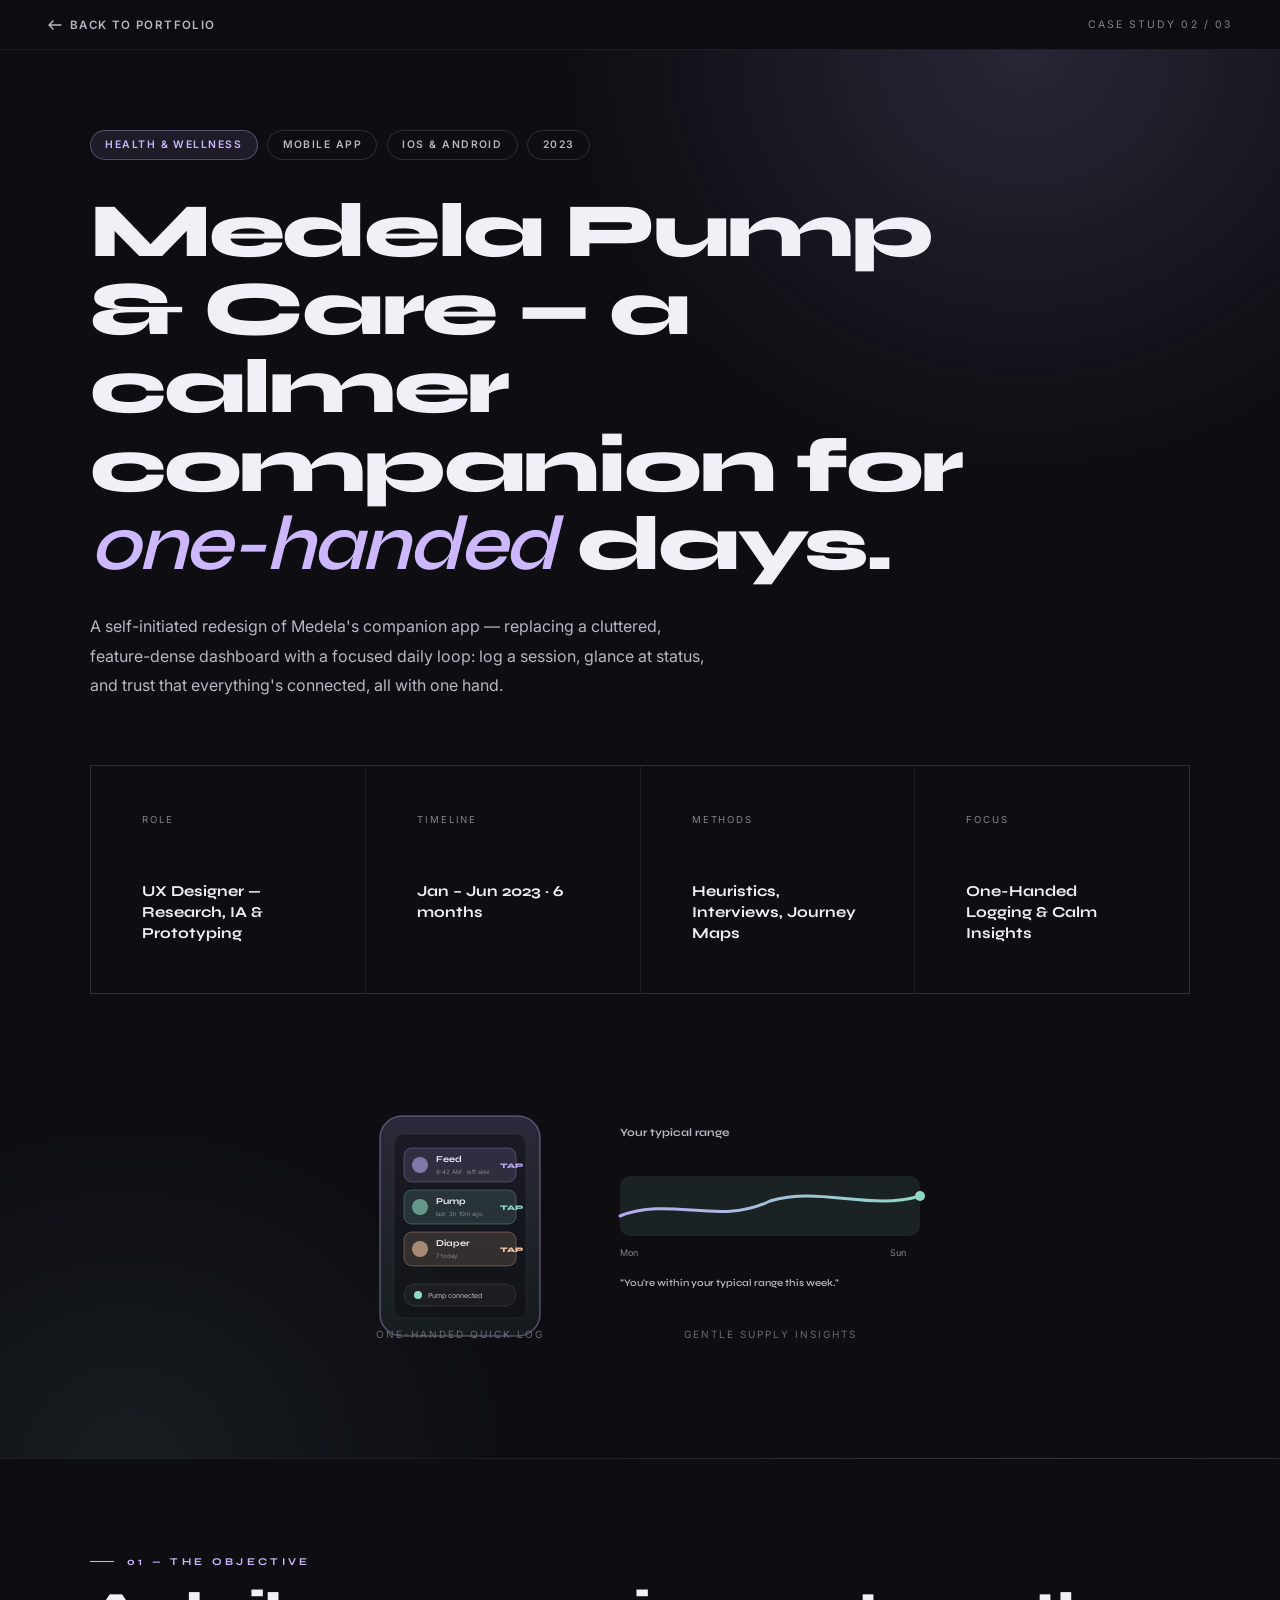
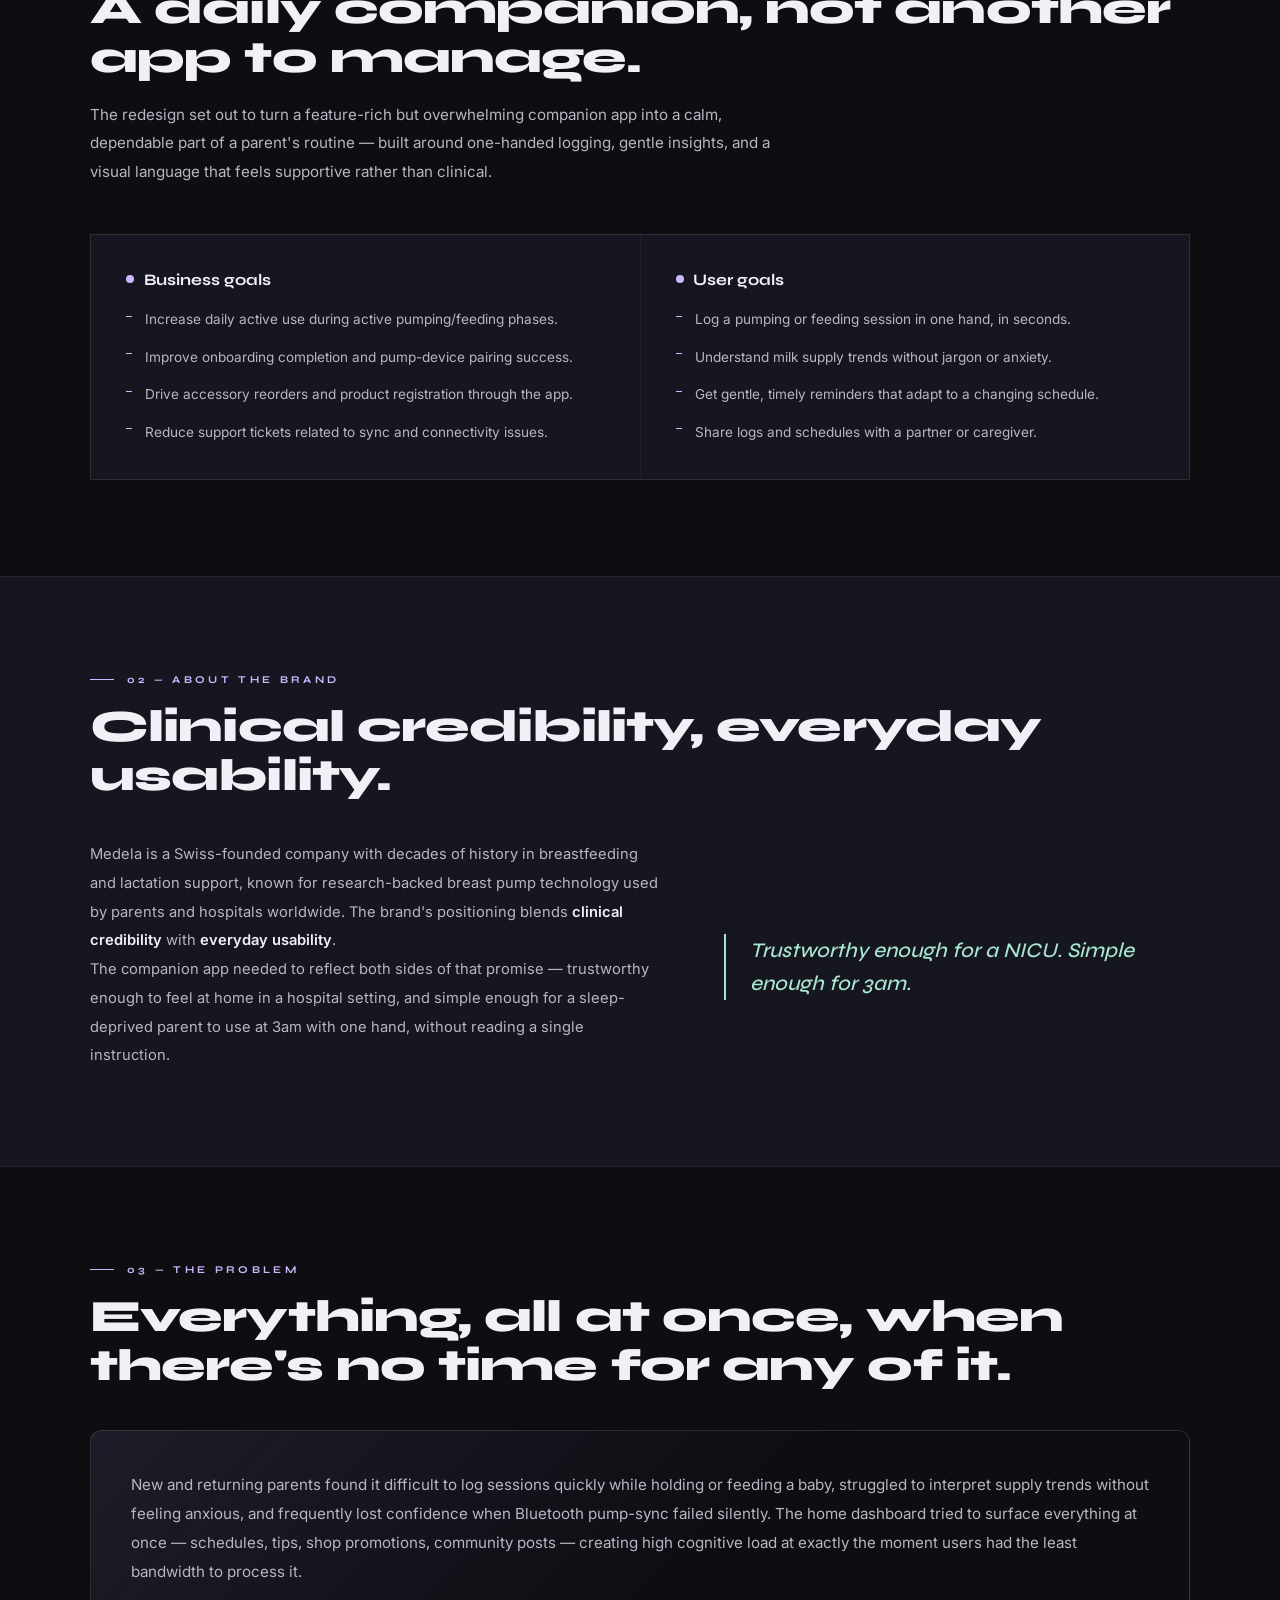
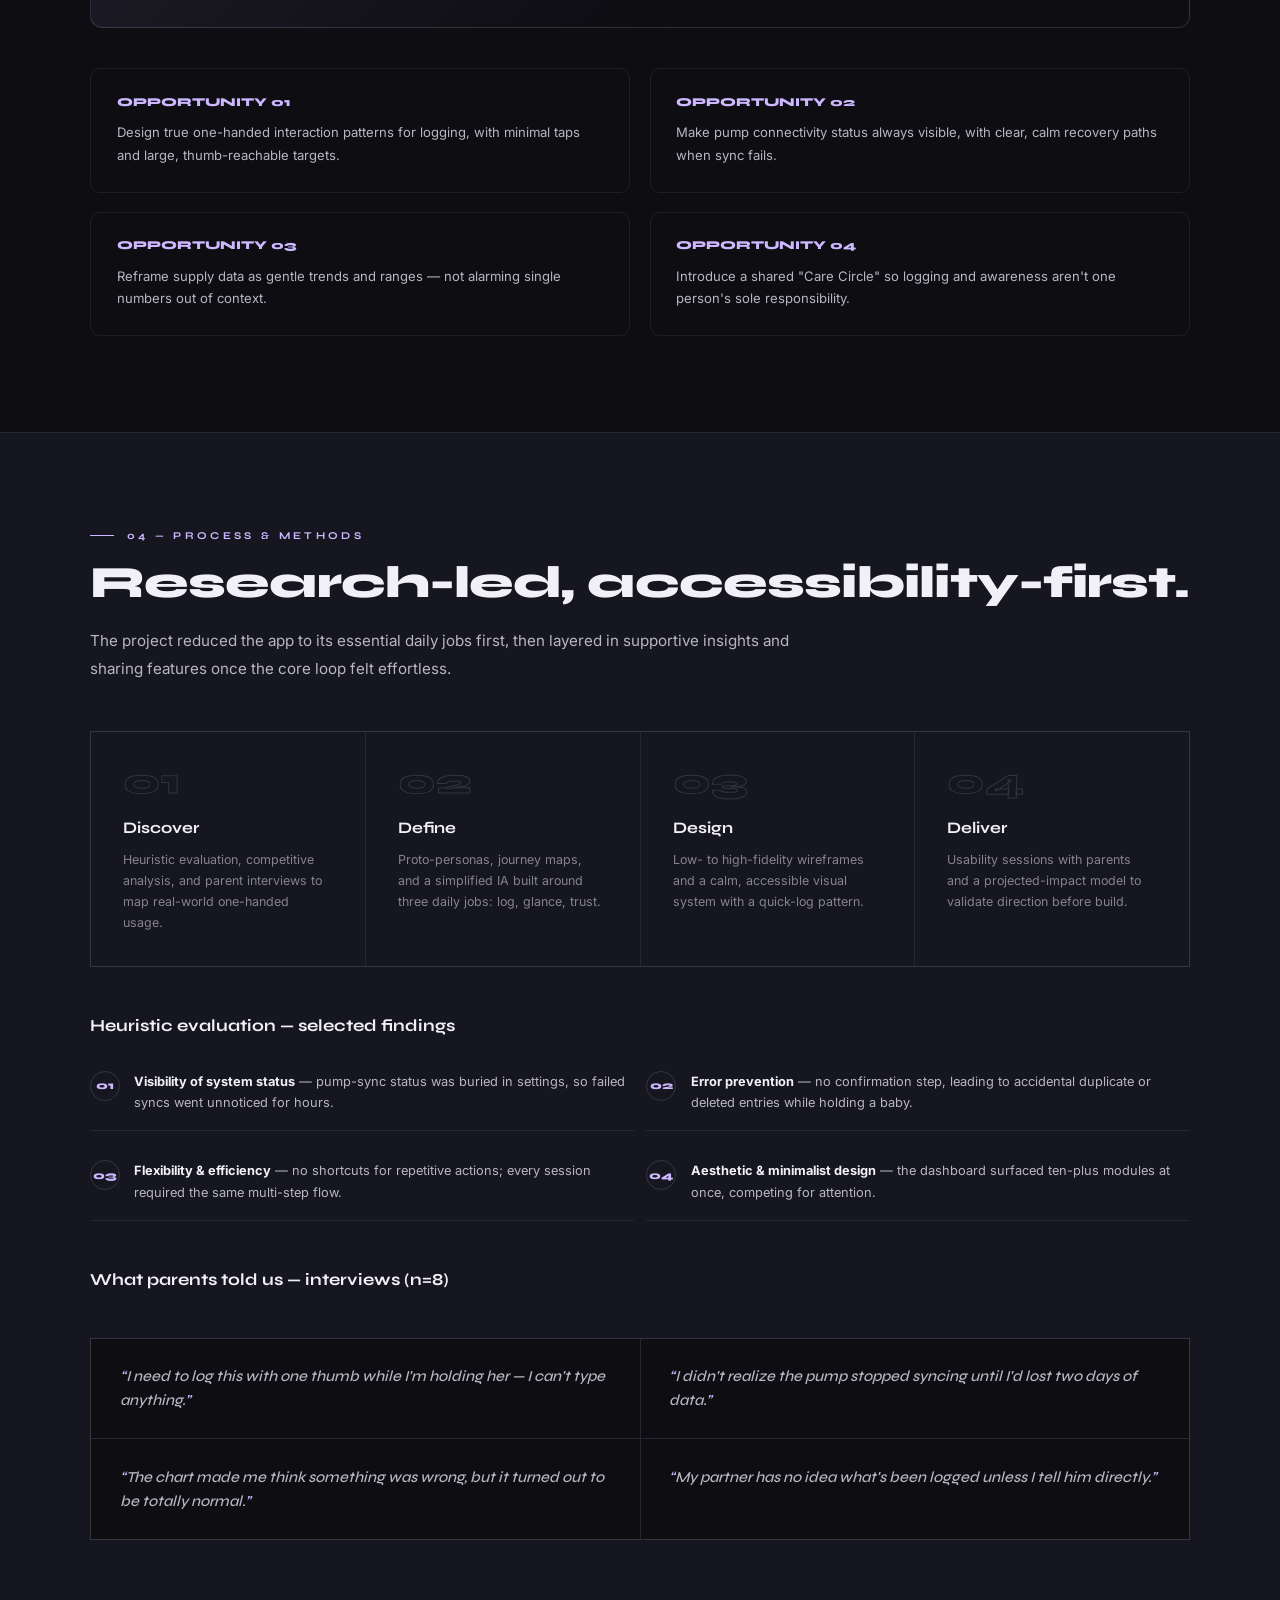
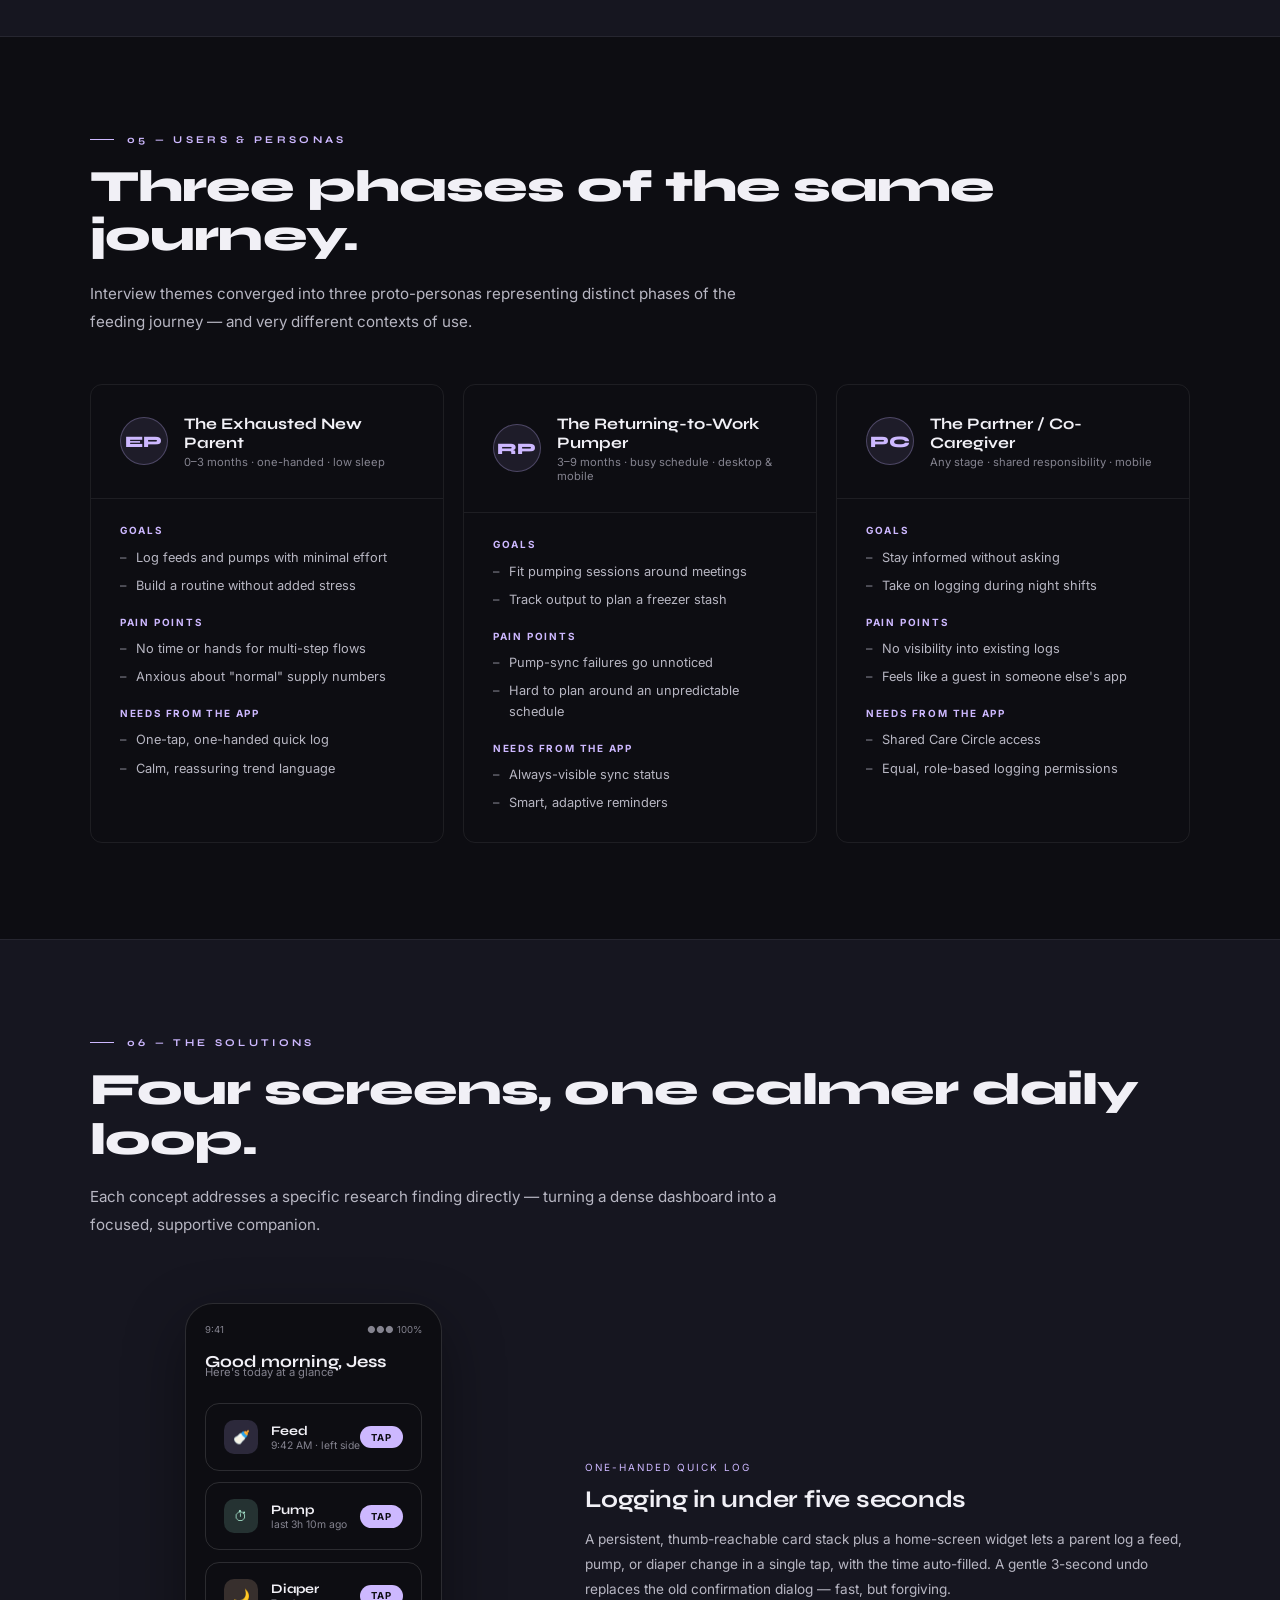
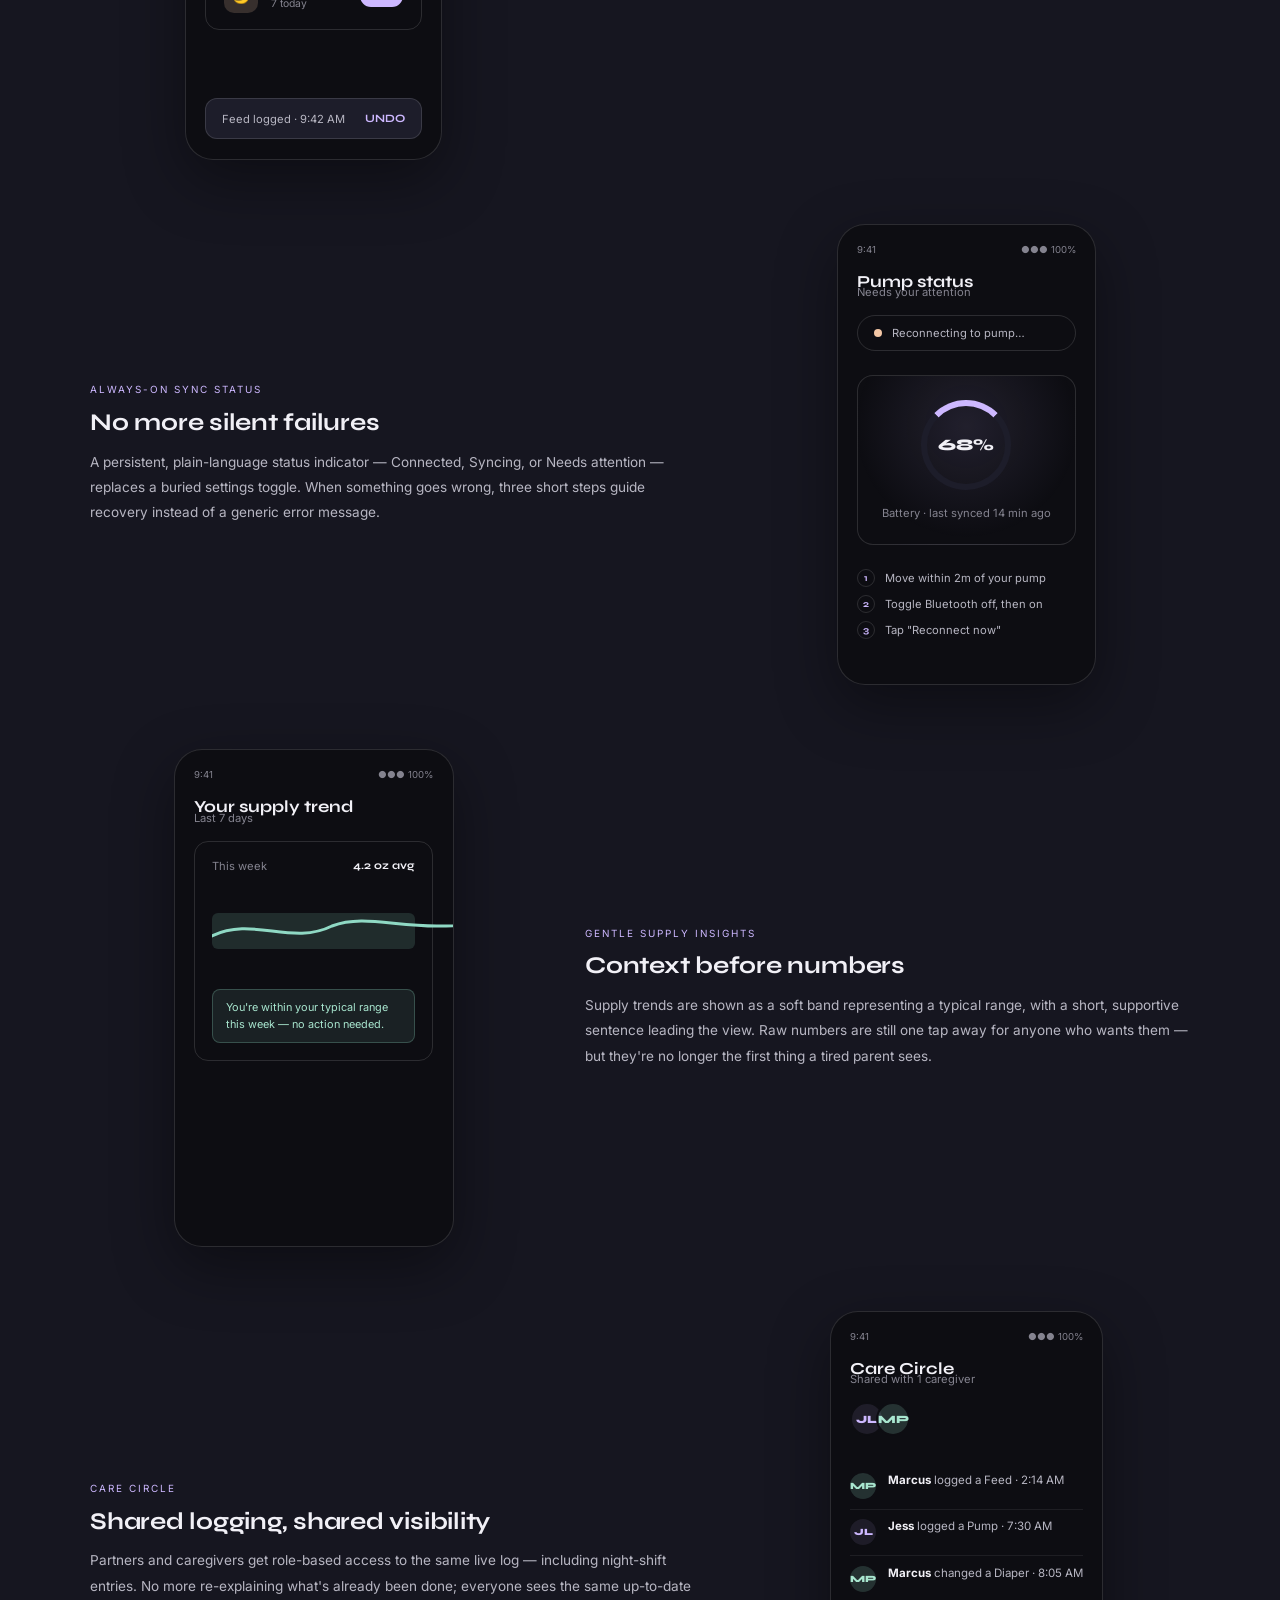
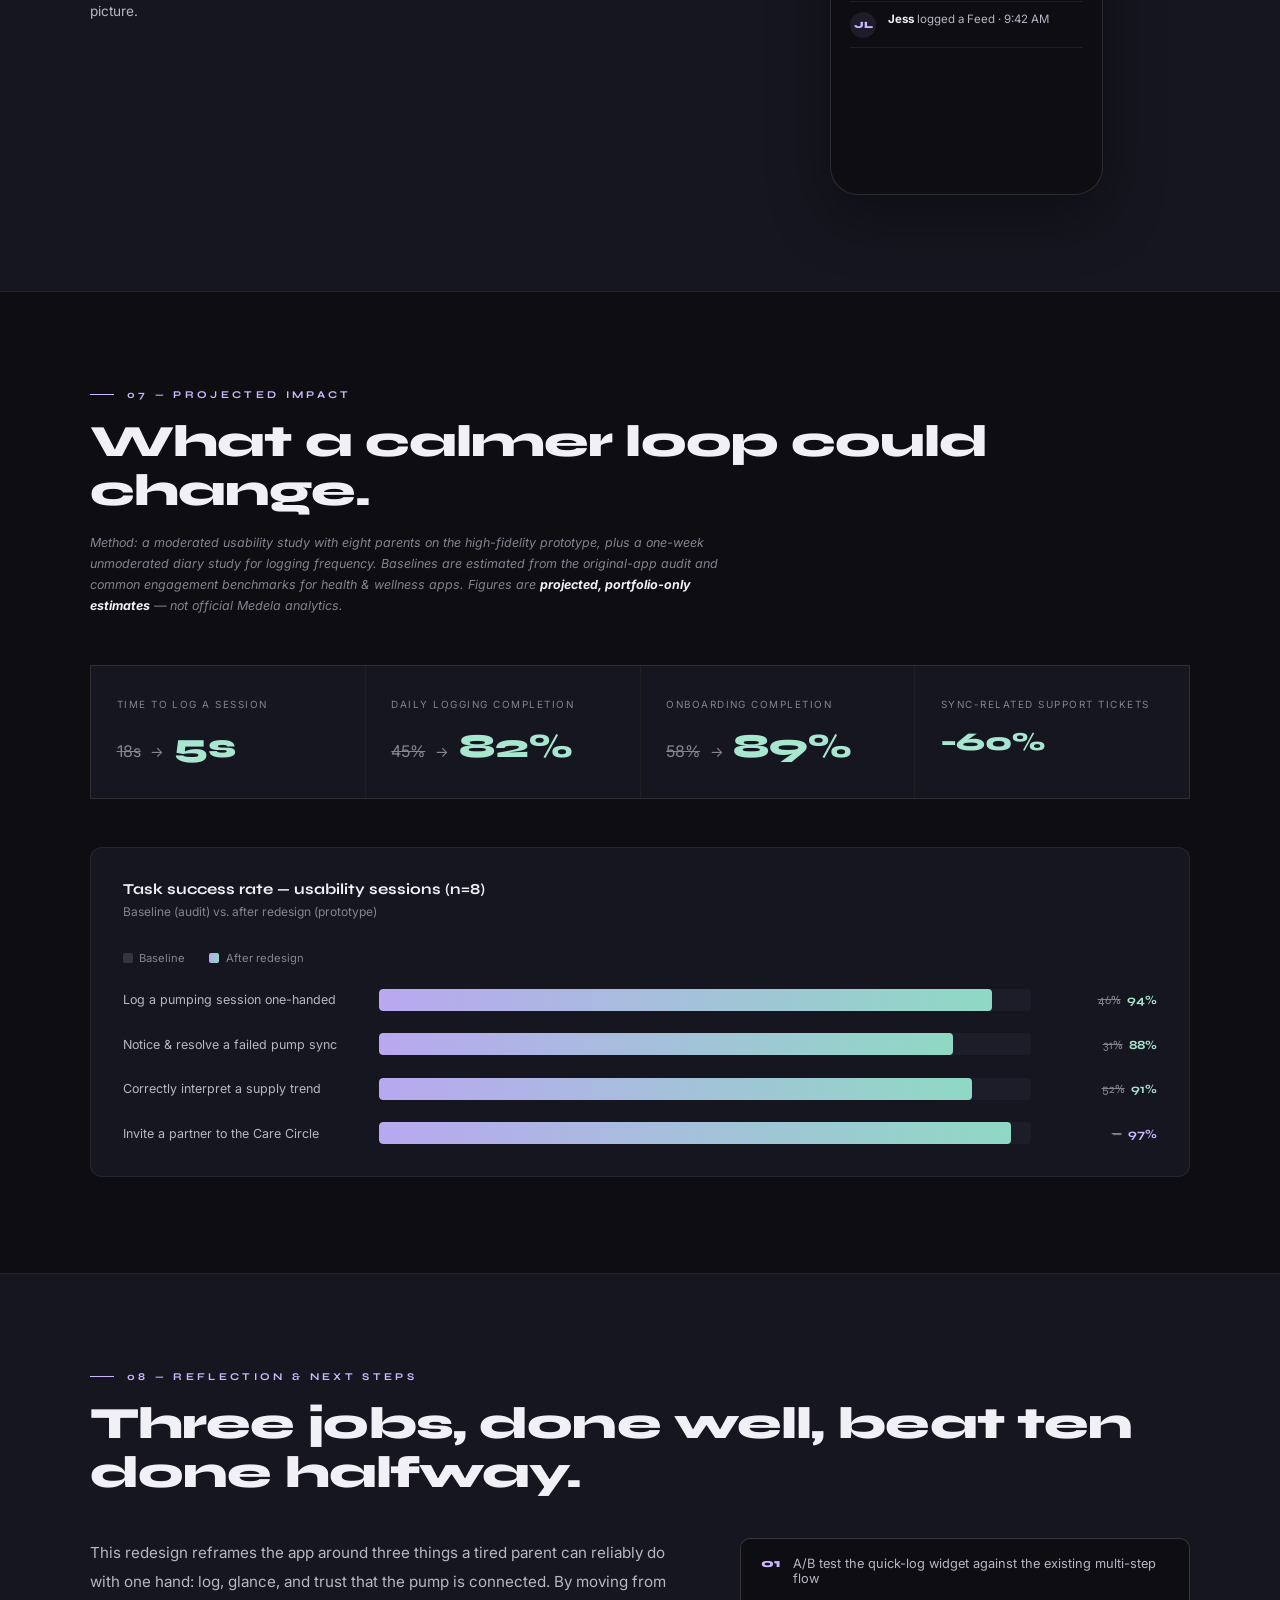
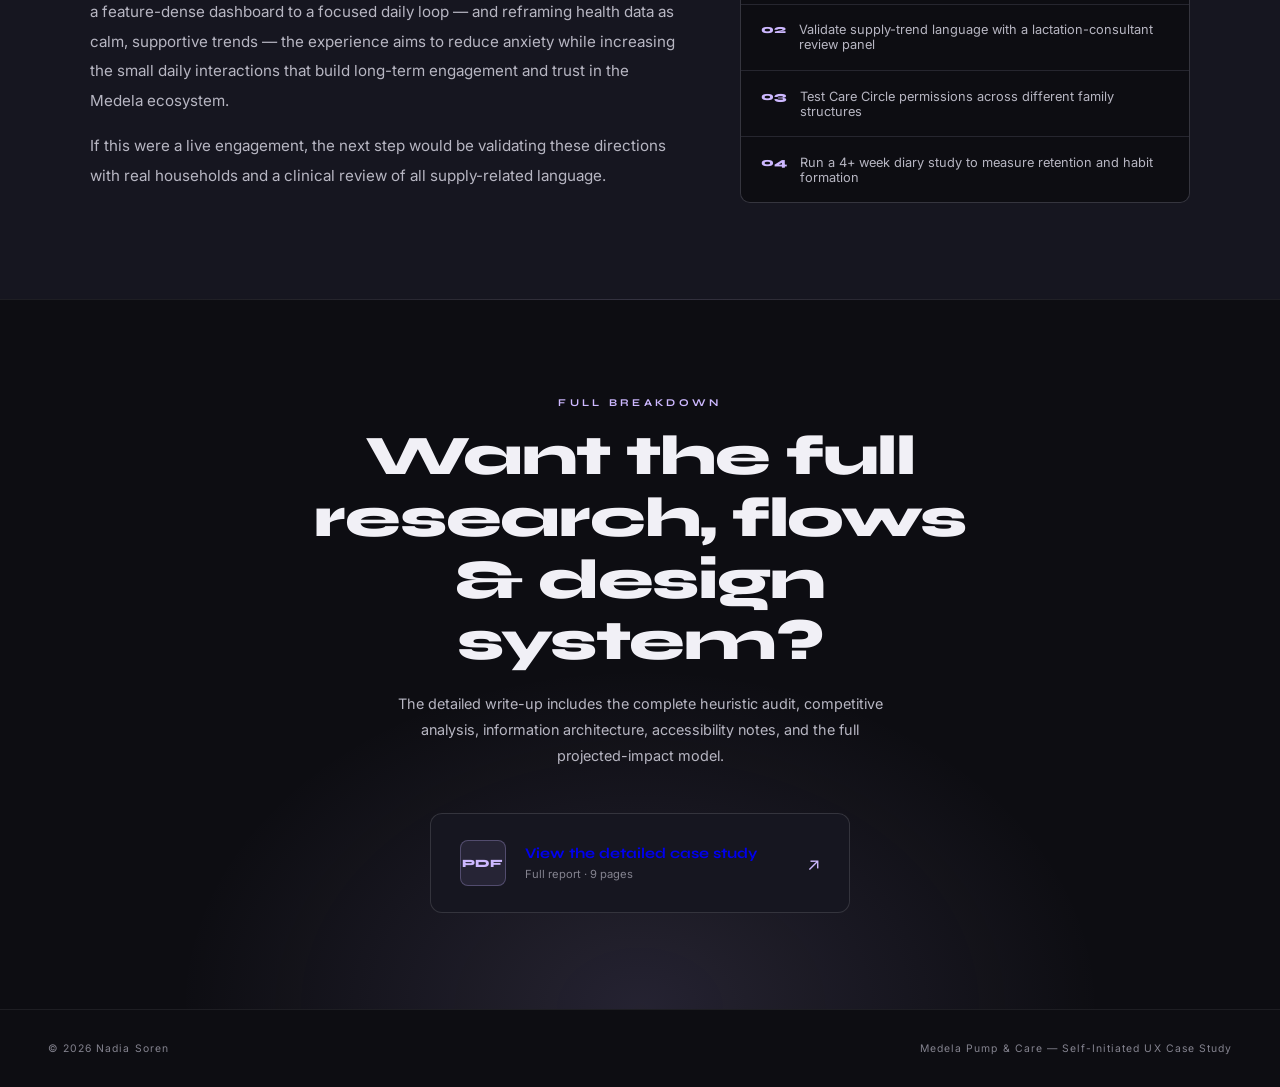
<file: case-study-medela-app.html>
<!DOCTYPE html>
<html lang="en">
<head>
<meta charset="UTF-8">
<meta name="viewport" content="width=device-width, initial-scale=1.0">
<title>Medela Pump &amp; Care — App Redesign Case Study</title>
<link rel="preconnect" href="https://fonts.googleapis.com">
<link href="https://fonts.googleapis.com/css2?family=Syne:wght@400;500;600;700;800&family=Inter:wght@300;400;500;600&display=swap" rel="stylesheet">
<style>
  :root {
    --bg: #0d0d12;
    --surface: #161620;
    --surface2: #1d1d2a;
    --border: rgba(255,255,255,0.07);
    --border2: rgba(255,255,255,0.13);
    --text: #f1f0f6;
    --muted: #84838f;
    --muted2: #b7b6c2;
    --lav: #b9a8f0;
    --lav-bright: #cdb8ff;
    --lav-dim: rgba(185,168,240,0.1);
    --mint: #8fd9c4;
    --mint-bright: #a8e6cf;
    --peach: #f3c6a5;
  }

  *, *::before, *::after { box-sizing: border-box; margin: 0; padding: 0; }
  html { scroll-behavior: smooth; }
  body {
    background: var(--bg); color: var(--text);
    font-family: 'Inter', sans-serif; font-weight: 400;
    overflow-x: hidden;
  }

  section, header, footer { padding: 6rem 3rem; }
  .inner { max-width: 1100px; margin: 0 auto; }

  /* TOP BAR */
  .topbar {
    position: sticky; top: 0; z-index: 50;
    display: flex; justify-content: space-between; align-items: center;
    padding: 1.1rem 3rem; background: rgba(13,13,18,0.85); backdrop-filter: blur(10px);
    border-bottom: 1px solid var(--border);
  }
  .back-link {
    display: inline-flex; align-items: center; gap: 0.5rem;
    font-size: 0.72rem; font-weight: 600; letter-spacing: 0.12em; text-transform: uppercase;
    color: var(--muted2); text-decoration: none; transition: color .2s;
  }
  .back-link:hover { color: var(--lav-bright); }
  .topbar-tag {
    font-size: 0.65rem; letter-spacing: 0.2em; text-transform: uppercase; color: var(--muted);
  }

  /* HERO */
  .hero {
    position: relative; padding-top: 5rem; overflow: hidden;
    border-bottom: 1px solid var(--border);
    background:
      radial-gradient(ellipse 60% 50% at 80% 0%, rgba(185,168,240,0.16) 0%, transparent 60%),
      radial-gradient(ellipse 50% 40% at 10% 100%, rgba(143,217,196,0.08) 0%, transparent 60%);
  }
  .hero-tags { display: flex; gap: 0.6rem; flex-wrap: wrap; margin-bottom: 2rem; }
  .pill {
    font-size: 0.65rem; font-weight: 600; letter-spacing: 0.14em; text-transform: uppercase;
    border: 1px solid var(--border2); color: var(--muted2);
    padding: 0.45rem 0.9rem; border-radius: 999px;
  }
  .pill.lav { color: var(--lav-bright); border-color: rgba(185,168,240,0.35); background: var(--lav-dim); }
  .hero-title {
    font-family: 'Syne', sans-serif; font-weight: 800;
    font-size: clamp(2.8rem, 6vw, 5.2rem);
    line-height: 1.02; letter-spacing: -0.03em; max-width: 920px;
  }
  .hero-title em { font-style: italic; color: var(--lav-bright); font-weight: 600; }
  .hero-sub {
    font-size: 1rem; line-height: 1.85; color: var(--muted2);
    max-width: 620px; margin-top: 1.8rem;
  }
  .hero-meta {
    display: grid; grid-template-columns: repeat(4, 1fr); gap: 1px;
    margin-top: 4rem; border: 1px solid var(--border); background: var(--border);
  }
  .hero-meta div { background: var(--bg); padding: 1.5rem 1.6rem; }
  .meta-label {
    font-size: 0.6rem; letter-spacing: 0.2em; text-transform: uppercase; color: var(--muted);
    margin-bottom: 0.5rem;
  }
  .meta-val { font-family: 'Syne', sans-serif; font-size: 0.95rem; font-weight: 700; line-height: 1.4; }

  .hero-visual {
    margin-top: 4rem; display: flex; justify-content: center;
    padding: 3rem 0 1rem;
  }

  /* SECTION HEADERS */
  .eyebrow {
    font-family: 'Syne', sans-serif; font-size: 0.65rem; font-weight: 700;
    letter-spacing: 0.32em; text-transform: uppercase; color: var(--lav-bright);
    margin-bottom: 1rem; display: flex; align-items: center; gap: 0.8rem;
  }
  .eyebrow::before { content: ''; width: 24px; height: 1px; background: var(--lav-bright); }
  h2.s-title {
    font-family: 'Syne', sans-serif; font-weight: 800;
    font-size: clamp(1.9rem, 3.5vw, 3rem); letter-spacing: -0.02em; line-height: 1.1;
  }
  .lede {
    font-size: 0.95rem; line-height: 1.85; color: var(--muted2);
    max-width: 700px; margin-top: 1.2rem;
  }

  /* GOALS */
  .goals-grid { display: grid; grid-template-columns: 1fr 1fr; gap: 1px; margin-top: 3rem; background: var(--border); border: 1px solid var(--border); }
  .goals-col { background: var(--surface); padding: 2.2rem; }
  .goals-col h3 {
    font-family: 'Syne', sans-serif; font-size: 1rem; font-weight: 700; margin-bottom: 1.2rem;
    display: flex; align-items: center; gap: 0.6rem;
  }
  .goals-col h3 .dot { width: 8px; height: 8px; border-radius: 50%; background: var(--lav-bright); }
  .goals-col ul { list-style: none; display: flex; flex-direction: column; gap: 0.9rem; }
  .goals-col li {
    font-size: 0.85rem; line-height: 1.7; color: var(--muted2);
    padding-left: 1.2rem; position: relative;
  }
  .goals-col li::before {
    content: ''; position: absolute; left: 0; top: 0.55em; width: 6px; height: 1px; background: var(--lav-bright);
  }

  /* BRAND SECTION */
  .brand-section { background: var(--surface); border-top: 1px solid var(--border); border-bottom: 1px solid var(--border); }
  .brand-grid { display: grid; grid-template-columns: 1.1fr 0.9fr; gap: 4rem; align-items: center; margin-top: 2.5rem; }
  .brand-text { font-size: 0.92rem; line-height: 1.95; color: var(--muted2); }
  .brand-text strong { color: var(--text); font-weight: 600; }
  .brand-quote {
    font-family: 'Syne', sans-serif; font-style: italic; font-weight: 500;
    font-size: 1.3rem; line-height: 1.6; color: var(--mint-bright);
    border-left: 2px solid var(--mint-bright); padding-left: 1.5rem; margin-top: 1.5rem;
  }

  /* PROBLEM */
  .problem-card {
    margin-top: 2.5rem; border: 1px solid var(--border2); border-radius: 12px;
    padding: 2.5rem; background: linear-gradient(135deg, var(--lav-dim), transparent 60%);
  }
  .problem-card p { font-size: 0.95rem; line-height: 1.9; color: var(--muted2); }
  .opp-list { display: grid; grid-template-columns: repeat(2,1fr); gap: 1.2rem; margin-top: 2.5rem; }
  .opp-item {
    border: 1px solid var(--border); border-radius: 10px; padding: 1.6rem;
    transition: border-color .2s, transform .2s;
  }
  .opp-item:hover { border-color: var(--lav); transform: translateY(-3px); }
  .opp-num { font-family: 'Syne', sans-serif; font-weight: 800; font-size: 0.75rem; color: var(--lav-bright); margin-bottom: 0.8rem; }
  .opp-item p { font-size: 0.82rem; line-height: 1.7; color: var(--muted2); }

  /* PROCESS TIMELINE */
  .process-section { background: var(--surface); border-top: 1px solid var(--border); border-bottom: 1px solid var(--border); }
  .process-row { display: grid; grid-template-columns: repeat(4,1fr); gap: 1px; margin-top: 3rem; background: var(--border); border: 1px solid var(--border); }
  .process-cell { background: var(--surface); padding: 2rem; position: relative; }
  .process-cell .step-num {
    font-family: 'Syne', sans-serif; font-size: 2.2rem; font-weight: 800;
    color: transparent; -webkit-text-stroke: 1px var(--border2);
    line-height: 1; margin-bottom: 1.2rem;
  }
  .process-cell h4 { font-family: 'Syne', sans-serif; font-size: 1rem; font-weight: 700; margin-bottom: 0.7rem; }
  .process-cell p { font-size: 0.78rem; line-height: 1.7; color: var(--muted); }

  .findings { margin-top: 3rem; }
  .findings h4 { font-family: 'Syne', sans-serif; font-size: 1.05rem; font-weight: 700; margin-bottom: 1.2rem; }
  .heuristic-grid { display: grid; grid-template-columns: repeat(2,1fr); gap: 0.8rem; }
  .heuristic { display: flex; gap: 0.9rem; padding: 1rem 0; border-bottom: 1px solid var(--border); }
  .heuristic .icon {
    flex-shrink: 0; width: 30px; height: 30px; border-radius: 50%;
    border: 1px solid var(--border2); display: flex; align-items: center; justify-content: center;
    font-family: 'Syne', sans-serif; font-size: 0.7rem; font-weight: 800; color: var(--lav-bright);
  }
  .heuristic p { font-size: 0.8rem; line-height: 1.7; color: var(--muted2); }
  .heuristic strong { color: var(--text); }

  .quote-strip { margin-top: 3rem; display: grid; grid-template-columns: repeat(2,1fr); gap: 1px; background: var(--border); border: 1px solid var(--border); }
  .quote-cell { background: var(--bg); padding: 1.6rem 1.8rem; }
  .quote-cell p {
    font-family: 'Syne', sans-serif; font-style: italic; font-weight: 500; font-size: 0.95rem;
    line-height: 1.6; color: var(--muted2);
  }
  .quote-cell p::before { content: '\201C'; color: var(--lav-bright); }
  .quote-cell p::after { content: '\201D'; color: var(--lav-bright); }

  /* PERSONAS */
  .persona-grid { display: grid; grid-template-columns: repeat(3,1fr); gap: 1.2rem; margin-top: 3rem; }
  .persona-card {
    border: 1px solid var(--border); border-radius: 12px; overflow: hidden;
    transition: border-color .2s, transform .2s;
  }
  .persona-card:hover { border-color: var(--lav); transform: translateY(-4px); }
  .persona-head {
    padding: 1.8rem; border-bottom: 1px solid var(--border);
    display: flex; align-items: center; gap: 1rem;
  }
  .persona-avatar {
    width: 48px; height: 48px; border-radius: 50%; flex-shrink: 0;
    display: flex; align-items: center; justify-content: center;
    font-family: 'Syne', sans-serif; font-weight: 800; font-size: 1rem;
    background: var(--lav-dim); color: var(--lav-bright);
    border: 1px solid rgba(185,168,240,0.3);
  }
  .persona-head h4 { font-family: 'Syne', sans-serif; font-size: 1rem; font-weight: 700; }
  .persona-head span { font-size: 0.7rem; color: var(--muted); display: block; margin-top: 0.2rem; }
  .persona-body { padding: 1.6rem 1.8rem 1.8rem; }
  .persona-body h5 {
    font-size: 0.62rem; letter-spacing: 0.18em; text-transform: uppercase; color: var(--lav-bright);
    margin-bottom: 0.7rem; margin-top: 1.2rem;
  }
  .persona-body h5:first-child { margin-top: 0; }
  .persona-body ul { list-style: none; display: flex; flex-direction: column; gap: 0.5rem; }
  .persona-body li { font-size: 0.8rem; line-height: 1.6; color: var(--muted2); padding-left: 1rem; position: relative; }
  .persona-body li::before { content: '–'; position: absolute; left: 0; color: var(--muted); }

  /* SOLUTIONS / SCREENS */
  .solutions-section { background: var(--surface); border-top: 1px solid var(--border); border-bottom: 1px solid var(--border); }
  .screen-row { display: grid; grid-template-columns: 0.85fr 1.15fr; gap: 3rem; align-items: center; margin-top: 4rem; }
  .screen-row:first-of-type { margin-top: 3rem; }
  .screen-row.reverse { direction: rtl; }
  .screen-row.reverse > * { direction: ltr; }
  .screen-mock {
    border: 1px solid var(--border2); border-radius: 28px; overflow: hidden;
    background: var(--bg); aspect-ratio: 9/16; max-width: 280px; margin: 0 auto;
    box-shadow: 0 20px 60px rgba(0,0,0,0.4);
  }
  .screen-text .tag-mini {
    font-size: 0.62rem; letter-spacing: 0.2em; text-transform: uppercase; color: var(--lav-bright); margin-bottom: 0.8rem;
  }
  .screen-text h3 { font-family: 'Syne', sans-serif; font-size: 1.5rem; font-weight: 700; margin-bottom: 0.8rem; letter-spacing: -0.01em; }
  .screen-text p { font-size: 0.85rem; line-height: 1.85; color: var(--muted2); }

  /* phone chrome */
  .phone-screen { display: flex; flex-direction: column; height: 100%; padding: 1.2rem; gap: 1rem; }
  .phone-status { display: flex; justify-content: space-between; font-size: 0.6rem; color: var(--muted); }
  .phone-greeting { font-family: 'Syne', sans-serif; font-size: 1.05rem; font-weight: 700; }
  .phone-sub { font-size: 0.7rem; color: var(--muted); margin-top: -0.4rem; }

  /* MOCK: Quick Log */
  .quicklog-cards { display: flex; flex-direction: column; gap: 0.7rem; margin-top: 0.5rem; }
  .qcard {
    border: 1px solid var(--border2); border-radius: 14px; padding: 1rem 1.1rem;
    display: flex; align-items: center; justify-content: space-between;
  }
  .qcard .left { display: flex; align-items: center; gap: 0.8rem; }
  .qcard .ic {
    width: 34px; height: 34px; border-radius: 10px; display: flex; align-items: center; justify-content: center;
    font-size: 0.85rem;
  }
  .ic.feed { background: rgba(185,168,240,0.18); color: var(--lav-bright); }
  .ic.pump { background: rgba(143,217,196,0.18); color: var(--mint-bright); }
  .ic.diaper { background: rgba(243,198,165,0.18); color: var(--peach); }
  .qcard .label { font-family: 'Syne', sans-serif; font-size: 0.82rem; font-weight: 700; }
  .qcard .time { font-size: 0.65rem; color: var(--muted); }
  .qcard .tap {
    font-size: 0.6rem; font-weight: 700; letter-spacing: 0.1em; text-transform: uppercase;
    color: var(--bg); background: var(--lav-bright); padding: 0.35rem 0.7rem; border-radius: 999px;
  }
  .undo-toast {
    margin-top: auto; border: 1px solid var(--border2); border-radius: 12px;
    padding: 0.8rem 1rem; display: flex; justify-content: space-between; align-items: center;
    background: var(--surface2); font-size: 0.7rem;
  }
  .undo-toast .ut-label { color: var(--muted2); }
  .undo-toast .ut-action { color: var(--lav-bright); font-weight: 700; font-family: 'Syne', sans-serif; }

  /* MOCK: sync status */
  .sync-pill {
    display: flex; align-items: center; gap: 0.6rem; border: 1px solid var(--border2);
    border-radius: 999px; padding: 0.6rem 1rem; font-size: 0.7rem; color: var(--muted2);
  }
  .sync-dot { width: 8px; height: 8px; border-radius: 50%; background: var(--mint-bright); flex-shrink: 0; }
  .sync-dot.warn { background: var(--peach); }
  .pump-graphic {
    margin-top: 0.5rem; border: 1px solid var(--border2); border-radius: 16px; padding: 1.5rem;
    display: flex; flex-direction: column; align-items: center; gap: 1rem;
    background: radial-gradient(circle at 50% 30%, rgba(185,168,240,0.12), transparent 70%);
  }
  .pump-ring {
    width: 90px; height: 90px; border-radius: 50%; border: 6px solid var(--surface2);
    border-top-color: var(--lav-bright); display: flex; align-items: center; justify-content: center;
    font-family: 'Syne', sans-serif; font-weight: 800; font-size: 1rem;
  }
  .pump-graphic .pg-label { font-size: 0.7rem; color: var(--muted); text-align: center; }
  .recover-steps { display: flex; flex-direction: column; gap: 0.5rem; margin-top: 0.5rem; }
  .recover-step { display: flex; gap: 0.6rem; align-items: center; font-size: 0.7rem; color: var(--muted2); }
  .recover-step .rn {
    width: 18px; height: 18px; border-radius: 50%; border: 1px solid var(--border2);
    display: flex; align-items: center; justify-content: center; font-size: 0.6rem; flex-shrink: 0;
    font-family: 'Syne', sans-serif; font-weight: 700; color: var(--lav-bright);
  }

  /* MOCK: insights */
  .insight-card { border: 1px solid var(--border2); border-radius: 14px; padding: 1.1rem; }
  .insight-card .ih { display: flex; justify-content: space-between; font-size: 0.7rem; color: var(--muted); margin-bottom: 0.8rem; }
  .insight-card .ih strong { color: var(--text); font-family: 'Syne', sans-serif; }
  .trend-chart { height: 90px; position: relative; }
  .trend-band {
    position: absolute; left: 0; right: 0; top: 30%; height: 40%;
    background: rgba(143,217,196,0.15); border-radius: 6px;
  }
  .trend-line {
    position: absolute; left: 0; right: 0; bottom: 0; height: 100%;
  }
  .insight-tag {
    margin-top: 0.8rem; font-size: 0.68rem; color: var(--mint-bright);
    background: rgba(143,217,196,0.1); border: 1px solid rgba(143,217,196,0.25);
    border-radius: 8px; padding: 0.6rem 0.8rem; line-height: 1.5;
  }

  /* MOCK: care circle */
  .care-row { display: flex; align-items: center; gap: -8px; margin-bottom: 0.3rem; }
  .care-avatars { display: flex; }
  .care-avatar {
    width: 34px; height: 34px; border-radius: 50%; border: 2px solid var(--bg);
    display: flex; align-items: center; justify-content: center;
    font-family: 'Syne', sans-serif; font-weight: 800; font-size: 0.7rem; margin-left: -8px;
  }
  .care-avatar:first-child { margin-left: 0; }
  .care-avatar.a1 { background: var(--lav-dim); color: var(--lav-bright); }
  .care-avatar.a2 { background: rgba(143,217,196,0.18); color: var(--mint-bright); }
  .care-feed { display: flex; flex-direction: column; gap: 0.6rem; margin-top: 1rem; }
  .care-item {
    display: flex; gap: 0.7rem; align-items: flex-start; font-size: 0.72rem; color: var(--muted2);
    border-bottom: 1px solid var(--border); padding-bottom: 0.6rem;
  }
  .care-item .ca {
    width: 26px; height: 26px; border-radius: 50%; flex-shrink: 0;
    display: flex; align-items: center; justify-content: center;
    font-family: 'Syne', sans-serif; font-weight: 800; font-size: 0.6rem;
  }
  .care-item .ca.a1 { background: var(--lav-dim); color: var(--lav-bright); }
  .care-item .ca.a2 { background: rgba(143,217,196,0.18); color: var(--mint-bright); }
  .care-item b { color: var(--text); }

  /* IMPACT METRICS */
  .impact-note { font-size: 0.78rem; color: var(--muted); font-style: italic; margin-top: 1rem; max-width: 650px; line-height: 1.7; }
  .impact-grid { display: grid; grid-template-columns: repeat(4,1fr); gap: 1px; margin-top: 3rem; background: var(--border); border: 1px solid var(--border); }
  .impact-stat { background: var(--surface); padding: 2rem 1.6rem; }
  .impact-stat .label { font-size: 0.62rem; letter-spacing: 0.15em; text-transform: uppercase; color: var(--muted); margin-bottom: 1rem; }
  .impact-stat .vals { display: flex; align-items: baseline; gap: 0.6rem; }
  .impact-stat .from { font-size: 1rem; color: var(--muted); text-decoration: line-through; }
  .impact-stat .to { font-family: 'Syne', sans-serif; font-size: 2.1rem; font-weight: 800; color: var(--mint-bright); }
  .impact-stat .arrow { color: var(--muted); font-size: 0.9rem; }

  .chart-wrap { margin-top: 3rem; border: 1px solid var(--border); border-radius: 12px; padding: 2rem; background: var(--surface); }
  .chart-title { font-family: 'Syne', sans-serif; font-size: 0.95rem; font-weight: 700; margin-bottom: 0.4rem; }
  .chart-sub { font-size: 0.75rem; color: var(--muted); margin-bottom: 2rem; }
  .bar-row { display: grid; grid-template-columns: 240px 1fr 110px; align-items: center; gap: 1rem; margin-bottom: 1.4rem; }
  .bar-row:last-child { margin-bottom: 0; }
  .bar-label { font-size: 0.78rem; color: var(--muted2); }
  .bar-track { height: 22px; background: var(--surface2); border-radius: 4px; position: relative; overflow: hidden; }
  .bar-fill-base { position: absolute; top: 0; left: 0; bottom: 0; background: var(--border2); border-radius: 4px; }
  .bar-fill {
    position: absolute; top: 0; left: 0; bottom: 0; border-radius: 4px;
    background: linear-gradient(90deg, var(--lav), var(--mint));
    width: 0; transition: width 1.4s cubic-bezier(.22,.61,.36,1);
  }
  .bar-vals { font-family: 'Syne', sans-serif; font-size: 0.78rem; font-weight: 700; text-align: right; white-space: nowrap; }
  .bar-vals .old { color: var(--muted); font-weight: 400; text-decoration: line-through; margin-right: 0.4rem; }
  .bar-vals .new { color: var(--mint-bright); }
  .bar-vals .new.alt { color: var(--lav-bright); }
  .legend { display: flex; gap: 1.5rem; margin-bottom: 1.5rem; font-size: 0.7rem; color: var(--muted); }
  .legend span { display: inline-flex; align-items: center; gap: 0.4rem; }
  .legend i { width: 10px; height: 10px; border-radius: 2px; display: inline-block; }

  /* REFLECTION */
  .reflection-section { background: var(--surface); border-top: 1px solid var(--border); }
  .reflection-grid { display: grid; grid-template-columns: 1.3fr 1fr; gap: 4rem; margin-top: 2.5rem; align-items: start; }
  .reflection-text p { font-size: 0.95rem; line-height: 1.95; color: var(--muted2); }
  .reflection-text p + p { margin-top: 1rem; }
  .next-list { display: flex; flex-direction: column; gap: 1px; background: var(--border); border: 1px solid var(--border); border-radius: 10px; overflow: hidden; }
  .next-item { background: var(--bg); padding: 1.1rem 1.3rem; font-size: 0.8rem; color: var(--muted2); display: flex; gap: 0.8rem; }
  .next-item .ni { color: var(--lav-bright); font-family: 'Syne', sans-serif; font-weight: 800; font-size: 0.75rem; }

  /* CTA / PDF LINK */
  .cta-section {
    text-align: center; border-top: 1px solid var(--border);
    background:
      radial-gradient(ellipse 60% 80% at 50% 100%, rgba(185,168,240,0.14) 0%, transparent 60%);
  }
  .cta-section .eyebrow { justify-content: center; }
  .cta-section .eyebrow::before { display: none; }
  .cta-title {
    font-family: 'Syne', sans-serif; font-weight: 800;
    font-size: clamp(2rem, 4.5vw, 3.5rem); letter-spacing: -0.02em; line-height: 1.1;
    max-width: 700px; margin: 0 auto;
  }
  .cta-sub { font-size: 0.9rem; color: var(--muted2); max-width: 500px; margin: 1.2rem auto 0; line-height: 1.8; }
  .pdf-card {
    margin: 2.8rem auto 0; max-width: 420px;
    border: 1px solid var(--border2); border-radius: 12px;
    padding: 1.6rem 1.8rem; display: flex; align-items: center; gap: 1.2rem;
    text-decoration: none; transition: border-color .2s, transform .2s, background .2s;
    background: var(--surface);
  }
  .pdf-card:hover { border-color: var(--lav); transform: translateY(-3px); background: var(--surface2); }
  .pdf-icon {
    width: 46px; height: 46px; flex-shrink: 0; border-radius: 8px;
    background: var(--lav-dim); border: 1px solid rgba(185,168,240,0.3);
    display: flex; align-items: center; justify-content: center;
    color: var(--lav-bright); font-family: 'Syne', sans-serif; font-weight: 800; font-size: 0.7rem;
  }
  .pdf-info { text-align: left; flex: 1; }
  .pdf-info h4 { font-family: 'Syne', sans-serif; font-size: 0.92rem; font-weight: 700; }
  .pdf-info span { font-size: 0.7rem; color: var(--muted); }
  .pdf-arrow { color: var(--lav-bright); font-size: 1.1rem; }

  /* FOOTER */
  footer.page-footer {
    display: flex; justify-content: space-between; align-items: center;
    border-top: 1px solid var(--border); padding: 2rem 3rem;
  }
  footer.page-footer span { font-size: 0.65rem; letter-spacing: 0.1em; color: var(--muted); }

  .reveal { opacity: 0; transform: translateY(28px); transition: opacity .8s ease, transform .8s ease; }
  .reveal.in { opacity: 1; transform: translateY(0); }

  ::-webkit-scrollbar { width: 3px; }
  ::-webkit-scrollbar-track { background: var(--bg); }
  ::-webkit-scrollbar-thumb { background: var(--border2); }

  @media (max-width: 900px) {
    section, header, footer { padding: 4rem 1.5rem; }
    .topbar { padding: 1rem 1.5rem; }
    .hero-meta { grid-template-columns: 1fr 1fr; }
    .goals-grid, .brand-grid, .quote-strip, .reflection-grid { grid-template-columns: 1fr; gap: 2rem; }
    .opp-list { grid-template-columns: 1fr; }
    .process-row { grid-template-columns: 1fr 1fr; }
    .heuristic-grid { grid-template-columns: 1fr; }
    .persona-grid { grid-template-columns: 1fr; }
    .screen-row, .screen-row.reverse { grid-template-columns: 1fr; direction: ltr; }
    .impact-grid { grid-template-columns: 1fr 1fr; }
    .bar-row { grid-template-columns: 1fr; gap: 0.4rem; text-align: left; }
    .bar-vals { text-align: left; }
    footer.page-footer { flex-direction: column; gap: 0.5rem; text-align: center; }
  }
</style>
</head>
<body>

<div class="topbar">
  <a href="portfolio.html" class="back-link">
    <svg width="14" height="10" viewBox="0 0 14 10" fill="none"><path d="M5 1L1 5M1 5L5 9M1 5H13" stroke="currentColor" stroke-width="1.5" stroke-linecap="round"/></svg>
    Back to portfolio
  </a>
  <span class="topbar-tag">Case Study 02 / 03</span>
</div>

<!-- HERO -->
<header class="hero">
  <div class="inner">
    <div class="hero-tags">
      <span class="pill lav">Health &amp; Wellness</span>
      <span class="pill">Mobile App</span>
      <span class="pill">iOS &amp; Android</span>
      <span class="pill">2023</span>
    </div>
    <h1 class="hero-title">Medela Pump &amp; Care — a calmer companion for <em>one-handed</em> days.</h1>
    <p class="hero-sub">A self-initiated redesign of Medela's companion app — replacing a cluttered, feature-dense dashboard with a focused daily loop: log a session, glance at status, and trust that everything's connected, all with one hand.</p>

    <div class="hero-meta">
      <div>
        <div class="meta-label">Role</div>
        <div class="meta-val">UX Designer — Research, IA &amp; Prototyping</div>
      </div>
      <div>
        <div class="meta-label">Timeline</div>
        <div class="meta-val">Jan – Jun 2023 · 6 months</div>
      </div>
      <div>
        <div class="meta-label">Methods</div>
        <div class="meta-val">Heuristics, Interviews, Journey Maps</div>
      </div>
      <div>
        <div class="meta-label">Focus</div>
        <div class="meta-val">One-Handed Logging &amp; Calm Insights</div>
      </div>
    </div>

    <!-- Hero visual -->
    <div class="hero-visual">
      <svg width="640" height="240" viewBox="0 0 640 240" fill="none" xmlns="http://www.w3.org/2000/svg" role="img" aria-label="Illustration of a phone showing a quick-log screen beside a gentle supply trend chart">
        <defs>
          <linearGradient id="phoneGrad" x1="0" y1="0" x2="0" y2="1">
            <stop offset="0%" stop-color="#b9a8f0" stop-opacity="0.18"/>
            <stop offset="100%" stop-color="#8fd9c4" stop-opacity="0.06"/>
          </linearGradient>
          <linearGradient id="trendGrad" x1="0" y1="0" x2="1" y2="0">
            <stop offset="0%" stop-color="#b9a8f0"/>
            <stop offset="100%" stop-color="#8fd9c4"/>
          </linearGradient>
        </defs>
        <!-- phone -->
        <g transform="translate(60,10)">
          <rect x="0" y="0" width="160" height="220" rx="22" fill="url(#phoneGrad)" stroke="#b9a8f0" stroke-opacity="0.4" stroke-width="1.5"/>
          <rect x="14" y="18" width="132" height="184" rx="10" fill="rgba(13,13,18,0.5)" stroke="rgba(255,255,255,0.06)"/>
          <!-- quick log cards -->
          <rect x="24" y="32" width="112" height="34" rx="8" fill="rgba(185,168,240,0.14)" stroke="rgba(185,168,240,0.3)"/>
          <circle cx="40" cy="49" r="8" fill="#b9a8f0" opacity="0.6"/>
          <text x="56" y="46" fill="#f1f0f6" font-family="Syne" font-size="9" font-weight="700">Feed</text>
          <text x="56" y="58" fill="#84838f" font-family="Inter" font-size="6">9:42 AM · left side</text>
          <text x="120" y="52" fill="#b9a8f0" font-family="Syne" font-size="7" font-weight="800">TAP</text>

          <rect x="24" y="74" width="112" height="34" rx="8" fill="rgba(143,217,196,0.14)" stroke="rgba(143,217,196,0.3)"/>
          <circle cx="40" cy="91" r="8" fill="#8fd9c4" opacity="0.6"/>
          <text x="56" y="88" fill="#f1f0f6" font-family="Syne" font-size="9" font-weight="700">Pump</text>
          <text x="56" y="100" fill="#84838f" font-family="Inter" font-size="6">last: 3h 10m ago</text>
          <text x="120" y="94" fill="#8fd9c4" font-family="Syne" font-size="7" font-weight="800">TAP</text>

          <rect x="24" y="116" width="112" height="34" rx="8" fill="rgba(243,198,165,0.14)" stroke="rgba(243,198,165,0.3)"/>
          <circle cx="40" cy="133" r="8" fill="#f3c6a5" opacity="0.6"/>
          <text x="56" y="130" fill="#f1f0f6" font-family="Syne" font-size="9" font-weight="700">Diaper</text>
          <text x="56" y="142" fill="#84838f" font-family="Inter" font-size="6">7 today</text>
          <text x="120" y="136" fill="#f3c6a5" font-family="Syne" font-size="7" font-weight="800">TAP</text>

          <!-- sync pill -->
          <rect x="24" y="168" width="112" height="22" rx="11" fill="rgba(255,255,255,0.04)" stroke="rgba(255,255,255,0.1)"/>
          <circle cx="38" cy="179" r="4" fill="#8fd9c4"/>
          <text x="48" y="182" fill="#b7b6c2" font-family="Inter" font-size="7">Pump connected</text>
        </g>
        <!-- trend chart -->
        <g transform="translate(300,30)">
          <text x="0" y="0" fill="#b7b6c2" font-family="Syne" font-size="11" font-weight="700">Your typical range</text>
          <rect x="0" y="40" width="300" height="60" rx="10" fill="rgba(143,217,196,0.1)"/>
          <path d="M0 80 C 50 60, 100 90, 150 65 C 200 50, 250 75, 300 60" stroke="url(#trendGrad)" stroke-width="3" fill="none" stroke-linecap="round"/>
          <circle cx="300" cy="60" r="5" fill="#8fd9c4"/>
          <text x="0" y="120" fill="#84838f" font-family="Inter" font-size="9">Mon</text>
          <text x="270" y="120" fill="#84838f" font-family="Inter" font-size="9">Sun</text>
          <text x="0" y="150" fill="#b7b6c2" font-family="Syne" font-size="10" font-weight="600">"You're within your typical range this week."</text>
        </g>
        <text x="140" y="232" text-anchor="middle" fill="#6b6976" font-family="Inter" font-size="10" letter-spacing="2">ONE-HANDED QUICK LOG</text>
        <text x="450" y="232" text-anchor="middle" fill="#6b6976" font-family="Inter" font-size="10" letter-spacing="2">GENTLE SUPPLY INSIGHTS</text>
      </svg>
    </div>
  </div>
</header>

<!-- OBJECTIVE / GOALS -->
<section class="reveal">
  <div class="inner">
    <div class="eyebrow">01 — The objective</div>
    <h2 class="s-title">A daily companion, not another app to manage.</h2>
    <p class="lede">The redesign set out to turn a feature-rich but overwhelming companion app into a calm, dependable part of a parent's routine — built around one-handed logging, gentle insights, and a visual language that feels supportive rather than clinical.</p>

    <div class="goals-grid">
      <div class="goals-col">
        <h3><span class="dot"></span>Business goals</h3>
        <ul>
          <li>Increase daily active use during active pumping/feeding phases.</li>
          <li>Improve onboarding completion and pump-device pairing success.</li>
          <li>Drive accessory reorders and product registration through the app.</li>
          <li>Reduce support tickets related to sync and connectivity issues.</li>
        </ul>
      </div>
      <div class="goals-col">
        <h3><span class="dot"></span>User goals</h3>
        <ul>
          <li>Log a pumping or feeding session in one hand, in seconds.</li>
          <li>Understand milk supply trends without jargon or anxiety.</li>
          <li>Get gentle, timely reminders that adapt to a changing schedule.</li>
          <li>Share logs and schedules with a partner or caregiver.</li>
        </ul>
      </div>
    </div>
  </div>
</section>

<!-- BRAND -->
<section class="brand-section reveal">
  <div class="inner">
    <div class="eyebrow">02 — About the brand</div>
    <h2 class="s-title">Clinical credibility, everyday usability.</h2>
    <div class="brand-grid">
      <div class="brand-text">
        <p>Medela is a Swiss-founded company with decades of history in breastfeeding and lactation support, known for research-backed breast pump technology used by parents and hospitals worldwide. The brand's positioning blends <strong>clinical credibility</strong> with <strong>everyday usability</strong>.</p>
        <p>The companion app needed to reflect both sides of that promise — trustworthy enough to feel at home in a hospital setting, and simple enough for a sleep-deprived parent to use at 3am with one hand, without reading a single instruction.</p>
      </div>
      <div class="brand-quote">Trustworthy enough for a NICU. Simple enough for 3am.</div>
    </div>
  </div>
</section>

<!-- PROBLEM -->
<section class="reveal">
  <div class="inner">
    <div class="eyebrow">03 — The problem</div>
    <h2 class="s-title">Everything, all at once, when there's no time for any of it.</h2>
    <div class="problem-card">
      <p>New and returning parents found it difficult to log sessions quickly while holding or feeding a baby, struggled to interpret supply trends without feeling anxious, and frequently lost confidence when Bluetooth pump-sync failed silently. The home dashboard tried to surface everything at once — schedules, tips, shop promotions, community posts — creating high cognitive load at exactly the moment users had the least bandwidth to process it.</p>
    </div>
    <div class="opp-list">
      <div class="opp-item">
        <div class="opp-num">OPPORTUNITY 01</div>
        <p>Design true one-handed interaction patterns for logging, with minimal taps and large, thumb-reachable targets.</p>
      </div>
      <div class="opp-item">
        <div class="opp-num">OPPORTUNITY 02</div>
        <p>Make pump connectivity status always visible, with clear, calm recovery paths when sync fails.</p>
      </div>
      <div class="opp-item">
        <div class="opp-num">OPPORTUNITY 03</div>
        <p>Reframe supply data as gentle trends and ranges — not alarming single numbers out of context.</p>
      </div>
      <div class="opp-item">
        <div class="opp-num">OPPORTUNITY 04</div>
        <p>Introduce a shared "Care Circle" so logging and awareness aren't one person's sole responsibility.</p>
      </div>
    </div>
  </div>
</section>

<!-- PROCESS -->
<section class="process-section reveal">
  <div class="inner">
    <div class="eyebrow">04 — Process &amp; methods</div>
    <h2 class="s-title">Research-led, accessibility-first.</h2>
    <p class="lede">The project reduced the app to its essential daily jobs first, then layered in supportive insights and sharing features once the core loop felt effortless.</p>

    <div class="process-row">
      <div class="process-cell">
        <div class="step-num">01</div>
        <h4>Discover</h4>
        <p>Heuristic evaluation, competitive analysis, and parent interviews to map real-world one-handed usage.</p>
      </div>
      <div class="process-cell">
        <div class="step-num">02</div>
        <h4>Define</h4>
        <p>Proto-personas, journey maps, and a simplified IA built around three daily jobs: log, glance, trust.</p>
      </div>
      <div class="process-cell">
        <div class="step-num">03</div>
        <h4>Design</h4>
        <p>Low- to high-fidelity wireframes and a calm, accessible visual system with a quick-log pattern.</p>
      </div>
      <div class="process-cell">
        <div class="step-num">04</div>
        <h4>Deliver</h4>
        <p>Usability sessions with parents and a projected-impact model to validate direction before build.</p>
      </div>
    </div>

    <div class="findings">
      <h4>Heuristic evaluation — selected findings</h4>
      <div class="heuristic-grid">
        <div class="heuristic">
          <div class="icon">01</div>
          <p><strong>Visibility of system status</strong> — pump-sync status was buried in settings, so failed syncs went unnoticed for hours.</p>
        </div>
        <div class="heuristic">
          <div class="icon">02</div>
          <p><strong>Error prevention</strong> — no confirmation step, leading to accidental duplicate or deleted entries while holding a baby.</p>
        </div>
        <div class="heuristic">
          <div class="icon">03</div>
          <p><strong>Flexibility &amp; efficiency</strong> — no shortcuts for repetitive actions; every session required the same multi-step flow.</p>
        </div>
        <div class="heuristic">
          <div class="icon">04</div>
          <p><strong>Aesthetic &amp; minimalist design</strong> — the dashboard surfaced ten-plus modules at once, competing for attention.</p>
        </div>
      </div>
    </div>

    <div class="findings">
      <h4>What parents told us — interviews (n=8)</h4>
      <div class="quote-strip">
        <div class="quote-cell"><p>I need to log this with one thumb while I'm holding her — I can't type anything.</p></div>
        <div class="quote-cell"><p>I didn't realize the pump stopped syncing until I'd lost two days of data.</p></div>
        <div class="quote-cell"><p>The chart made me think something was wrong, but it turned out to be totally normal.</p></div>
        <div class="quote-cell"><p>My partner has no idea what's been logged unless I tell him directly.</p></div>
      </div>
    </div>
  </div>
</section>

<!-- PERSONAS -->
<section class="reveal">
  <div class="inner">
    <div class="eyebrow">05 — Users &amp; personas</div>
    <h2 class="s-title">Three phases of the same journey.</h2>
    <p class="lede">Interview themes converged into three proto-personas representing distinct phases of the feeding journey — and very different contexts of use.</p>

    <div class="persona-grid">
      <div class="persona-card">
        <div class="persona-head">
          <div class="persona-avatar">EP</div>
          <div>
            <h4>The Exhausted New Parent</h4>
            <span>0–3 months · one-handed · low sleep</span>
          </div>
        </div>
        <div class="persona-body">
          <h5>Goals</h5>
          <ul>
            <li>Log feeds and pumps with minimal effort</li>
            <li>Build a routine without added stress</li>
          </ul>
          <h5>Pain points</h5>
          <ul>
            <li>No time or hands for multi-step flows</li>
            <li>Anxious about "normal" supply numbers</li>
          </ul>
          <h5>Needs from the app</h5>
          <ul>
            <li>One-tap, one-handed quick log</li>
            <li>Calm, reassuring trend language</li>
          </ul>
        </div>
      </div>

      <div class="persona-card">
        <div class="persona-head">
          <div class="persona-avatar">RP</div>
          <div>
            <h4>The Returning-to-Work Pumper</h4>
            <span>3–9 months · busy schedule · desktop &amp; mobile</span>
          </div>
        </div>
        <div class="persona-body">
          <h5>Goals</h5>
          <ul>
            <li>Fit pumping sessions around meetings</li>
            <li>Track output to plan a freezer stash</li>
          </ul>
          <h5>Pain points</h5>
          <ul>
            <li>Pump-sync failures go unnoticed</li>
            <li>Hard to plan around an unpredictable schedule</li>
          </ul>
          <h5>Needs from the app</h5>
          <ul>
            <li>Always-visible sync status</li>
            <li>Smart, adaptive reminders</li>
          </ul>
        </div>
      </div>

      <div class="persona-card">
        <div class="persona-head">
          <div class="persona-avatar">PC</div>
          <div>
            <h4>The Partner / Co-Caregiver</h4>
            <span>Any stage · shared responsibility · mobile</span>
          </div>
        </div>
        <div class="persona-body">
          <h5>Goals</h5>
          <ul>
            <li>Stay informed without asking</li>
            <li>Take on logging during night shifts</li>
          </ul>
          <h5>Pain points</h5>
          <ul>
            <li>No visibility into existing logs</li>
            <li>Feels like a guest in someone else's app</li>
          </ul>
          <h5>Needs from the app</h5>
          <ul>
            <li>Shared Care Circle access</li>
            <li>Equal, role-based logging permissions</li>
          </ul>
        </div>
      </div>
    </div>
  </div>
</section>

<!-- SOLUTIONS -->
<section class="solutions-section reveal">
  <div class="inner">
    <div class="eyebrow">06 — The solutions</div>
    <h2 class="s-title">Four screens, one calmer daily loop.</h2>
    <p class="lede">Each concept addresses a specific research finding directly — turning a dense dashboard into a focused, supportive companion.</p>

    <div class="screen-row">
      <div class="screen-mock">
        <div class="phone-screen">
          <div class="phone-status"><span>9:41</span><span>●●● 100%</span></div>
          <div>
            <div class="phone-greeting">Good morning, Jess</div>
            <div class="phone-sub">Here's today at a glance</div>
          </div>
          <div class="quicklog-cards">
            <div class="qcard">
              <div class="left"><div class="ic feed">🍼</div><div><div class="label">Feed</div><div class="time">9:42 AM · left side</div></div></div>
              <div class="tap">Tap</div>
            </div>
            <div class="qcard">
              <div class="left"><div class="ic pump">⏱</div><div><div class="label">Pump</div><div class="time">last 3h 10m ago</div></div></div>
              <div class="tap">Tap</div>
            </div>
            <div class="qcard">
              <div class="left"><div class="ic diaper">🌙</div><div><div class="label">Diaper</div><div class="time">7 today</div></div></div>
              <div class="tap">Tap</div>
            </div>
          </div>
          <div class="undo-toast">
            <span class="ut-label">Feed logged · 9:42 AM</span>
            <span class="ut-action">UNDO</span>
          </div>
        </div>
      </div>
      <div class="screen-text">
        <div class="tag-mini">One-Handed Quick Log</div>
        <h3>Logging in under five seconds</h3>
        <p>A persistent, thumb-reachable card stack plus a home-screen widget lets a parent log a feed, pump, or diaper change in a single tap, with the time auto-filled. A gentle 3-second undo replaces the old confirmation dialog — fast, but forgiving.</p>
      </div>
    </div>

    <div class="screen-row reverse">
      <div class="screen-mock">
        <div class="phone-screen">
          <div class="phone-status"><span>9:41</span><span>●●● 100%</span></div>
          <div>
            <div class="phone-greeting">Pump status</div>
            <div class="phone-sub">Needs your attention</div>
          </div>
          <div class="sync-pill"><span class="sync-dot warn"></span> Reconnecting to pump…</div>
          <div class="pump-graphic">
            <div class="pump-ring">68%</div>
            <div class="pg-label">Battery · last synced 14 min ago</div>
          </div>
          <div class="recover-steps">
            <div class="recover-step"><span class="rn">1</span>Move within 2m of your pump</div>
            <div class="recover-step"><span class="rn">2</span>Toggle Bluetooth off, then on</div>
            <div class="recover-step"><span class="rn">3</span>Tap "Reconnect now"</div>
          </div>
        </div>
      </div>
      <div class="screen-text">
        <div class="tag-mini">Always-On Sync Status</div>
        <h3>No more silent failures</h3>
        <p>A persistent, plain-language status indicator — Connected, Syncing, or Needs attention — replaces a buried settings toggle. When something goes wrong, three short steps guide recovery instead of a generic error message.</p>
      </div>
    </div>

    <div class="screen-row">
      <div class="screen-mock">
        <div class="phone-screen">
          <div class="phone-status"><span>9:41</span><span>●●● 100%</span></div>
          <div>
            <div class="phone-greeting">Your supply trend</div>
            <div class="phone-sub">Last 7 days</div>
          </div>
          <div class="insight-card">
            <div class="ih"><span>This week</span><strong>4.2 oz avg</strong></div>
            <div class="trend-chart">
              <div class="trend-band"></div>
              <svg class="trend-line" viewBox="0 0 280 90" preserveAspectRatio="none">
                <path d="M0 50 C 40 30, 80 60, 120 40 C 160 25, 200 50, 280 35" stroke="#8fd9c4" stroke-width="3" fill="none" stroke-linecap="round"/>
              </svg>
            </div>
            <div class="insight-tag">You're within your typical range this week — no action needed.</div>
          </div>
        </div>
      </div>
      <div class="screen-text">
        <div class="tag-mini">Gentle Supply Insights</div>
        <h3>Context before numbers</h3>
        <p>Supply trends are shown as a soft band representing a typical range, with a short, supportive sentence leading the view. Raw numbers are still one tap away for anyone who wants them — but they're no longer the first thing a tired parent sees.</p>
      </div>
    </div>

    <div class="screen-row reverse">
      <div class="screen-mock">
        <div class="phone-screen">
          <div class="phone-status"><span>9:41</span><span>●●● 100%</span></div>
          <div>
            <div class="phone-greeting">Care Circle</div>
            <div class="phone-sub">Shared with 1 caregiver</div>
          </div>
          <div class="care-row">
            <div class="care-avatars">
              <div class="care-avatar a1">JL</div>
              <div class="care-avatar a2">MP</div>
            </div>
          </div>
          <div class="care-feed">
            <div class="care-item"><div class="ca a2">MP</div><div><b>Marcus</b> logged a Feed · 2:14 AM</div></div>
            <div class="care-item"><div class="ca a1">JL</div><div><b>Jess</b> logged a Pump · 7:30 AM</div></div>
            <div class="care-item"><div class="ca a2">MP</div><div><b>Marcus</b> changed a Diaper · 8:05 AM</div></div>
            <div class="care-item"><div class="ca a1">JL</div><div><b>Jess</b> logged a Feed · 9:42 AM</div></div>
          </div>
        </div>
      </div>
      <div class="screen-text">
        <div class="tag-mini">Care Circle</div>
        <h3>Shared logging, shared visibility</h3>
        <p>Partners and caregivers get role-based access to the same live log — including night-shift entries. No more re-explaining what's already been done; everyone sees the same up-to-date picture.</p>
      </div>
    </div>
  </div>
</section>

<!-- IMPACT -->
<section class="impact-section reveal">
  <div class="inner">
    <div class="eyebrow">07 — Projected impact</div>
    <h2 class="s-title">What a calmer loop could change.</h2>
    <p class="impact-note">Method: a moderated usability study with eight parents on the high-fidelity prototype, plus a one-week unmoderated diary study for logging frequency. Baselines are estimated from the original-app audit and common engagement benchmarks for health &amp; wellness apps. Figures are <strong style="color:var(--text)">projected, portfolio-only estimates</strong> — not official Medela analytics.</p>

    <div class="impact-grid">
      <div class="impact-stat">
        <div class="label">Time to log a session</div>
        <div class="vals"><span class="from">18s</span><span class="arrow">→</span><span class="to">5s</span></div>
      </div>
      <div class="impact-stat">
        <div class="label">Daily logging completion</div>
        <div class="vals"><span class="from">45%</span><span class="arrow">→</span><span class="to">82%</span></div>
      </div>
      <div class="impact-stat">
        <div class="label">Onboarding completion</div>
        <div class="vals"><span class="from">58%</span><span class="arrow">→</span><span class="to">89%</span></div>
      </div>
      <div class="impact-stat">
        <div class="label">Sync-related support tickets</div>
        <div class="vals"><span class="to" style="font-size:1.6rem">−60%</span></div>
      </div>
    </div>

    <div class="chart-wrap">
      <div class="chart-title">Task success rate — usability sessions (n=8)</div>
      <div class="chart-sub">Baseline (audit) vs. after redesign (prototype)</div>
      <div class="legend">
        <span><i style="background:var(--border2)"></i>Baseline</span>
        <span><i style="background:linear-gradient(90deg,var(--lav),var(--mint))"></i>After redesign</span>
      </div>
      <div class="bar-row">
        <div class="bar-label">Log a pumping session one-handed</div>
        <div class="bar-track"><div class="bar-fill-base" style="width:46%"></div><div class="bar-fill" data-w="94"></div></div>
        <div class="bar-vals"><span class="old">46%</span><span class="new">94%</span></div>
      </div>
      <div class="bar-row">
        <div class="bar-label">Notice &amp; resolve a failed pump sync</div>
        <div class="bar-track"><div class="bar-fill-base" style="width:31%"></div><div class="bar-fill" data-w="88"></div></div>
        <div class="bar-vals"><span class="old">31%</span><span class="new">88%</span></div>
      </div>
      <div class="bar-row">
        <div class="bar-label">Correctly interpret a supply trend</div>
        <div class="bar-track"><div class="bar-fill-base" style="width:52%"></div><div class="bar-fill" data-w="91"></div></div>
        <div class="bar-vals"><span class="old">52%</span><span class="new">91%</span></div>
      </div>
      <div class="bar-row">
        <div class="bar-label">Invite a partner to the Care Circle</div>
        <div class="bar-track"><div class="bar-fill-base" style="width:0%"></div><div class="bar-fill" data-w="97"></div></div>
        <div class="bar-vals"><span class="old">—</span><span class="new alt">97%</span></div>
      </div>
    </div>
  </div>
</section>

<!-- REFLECTION -->
<section class="reflection-section reveal">
  <div class="inner">
    <div class="eyebrow">08 — Reflection &amp; next steps</div>
    <h2 class="s-title">Three jobs, done well, beat ten done halfway.</h2>
    <div class="reflection-grid">
      <div class="reflection-text">
        <p>This redesign reframes the app around three things a tired parent can reliably do with one hand: log, glance, and trust that the pump is connected. By moving from a feature-dense dashboard to a focused daily loop — and reframing health data as calm, supportive trends — the experience aims to reduce anxiety while increasing the small daily interactions that build long-term engagement and trust in the Medela ecosystem.</p>
        <p>If this were a live engagement, the next step would be validating these directions with real households and a clinical review of all supply-related language.</p>
      </div>
      <div class="next-list">
        <div class="next-item"><span class="ni">01</span>A/B test the quick-log widget against the existing multi-step flow</div>
        <div class="next-item"><span class="ni">02</span>Validate supply-trend language with a lactation-consultant review panel</div>
        <div class="next-item"><span class="ni">03</span>Test Care Circle permissions across different family structures</div>
        <div class="next-item"><span class="ni">04</span>Run a 4+ week diary study to measure retention and habit formation</div>
      </div>
    </div>
  </div>
</section>

<!-- CTA / PDF -->
<section class="cta-section reveal">
  <div class="inner">
    <div class="eyebrow">Full breakdown</div>
    <h2 class="cta-title">Want the full research, flows &amp; design system?</h2>
    <p class="cta-sub">The detailed write-up includes the complete heuristic audit, competitive analysis, information architecture, accessibility notes, and the full projected-impact model.</p>
    <a href="medela-app-case-study.pdf" class="pdf-card" target="_blank" rel="noopener">
      <div class="pdf-icon">PDF</div>
      <div class="pdf-info">
        <h4>View the detailed case study</h4>
        <span>Full report · 9 pages</span>
      </div>
      <div class="pdf-arrow">↗</div>
    </a>
  </div>
</section>

<footer class="page-footer">
  <span>© 2026 Nadia Soren</span>
  <span>Medela Pump &amp; Care — Self-Initiated UX Case Study</span>
</footer>

<script>
  const io = new IntersectionObserver(entries => {
    entries.forEach(e => {
      if (e.isIntersecting) {
        e.target.classList.add('in');
        if (e.target.querySelector('.bar-fill')) {
          e.target.querySelectorAll('.bar-fill').forEach(b => {
            requestAnimationFrame(() => { b.style.width = b.dataset.w + '%'; });
          });
        }
        io.unobserve(e.target);
      }
    });
  }, { threshold: 0.12 });
  document.querySelectorAll('.reveal').forEach(el => io.observe(el));
</script>
</body>
</html>
</file>
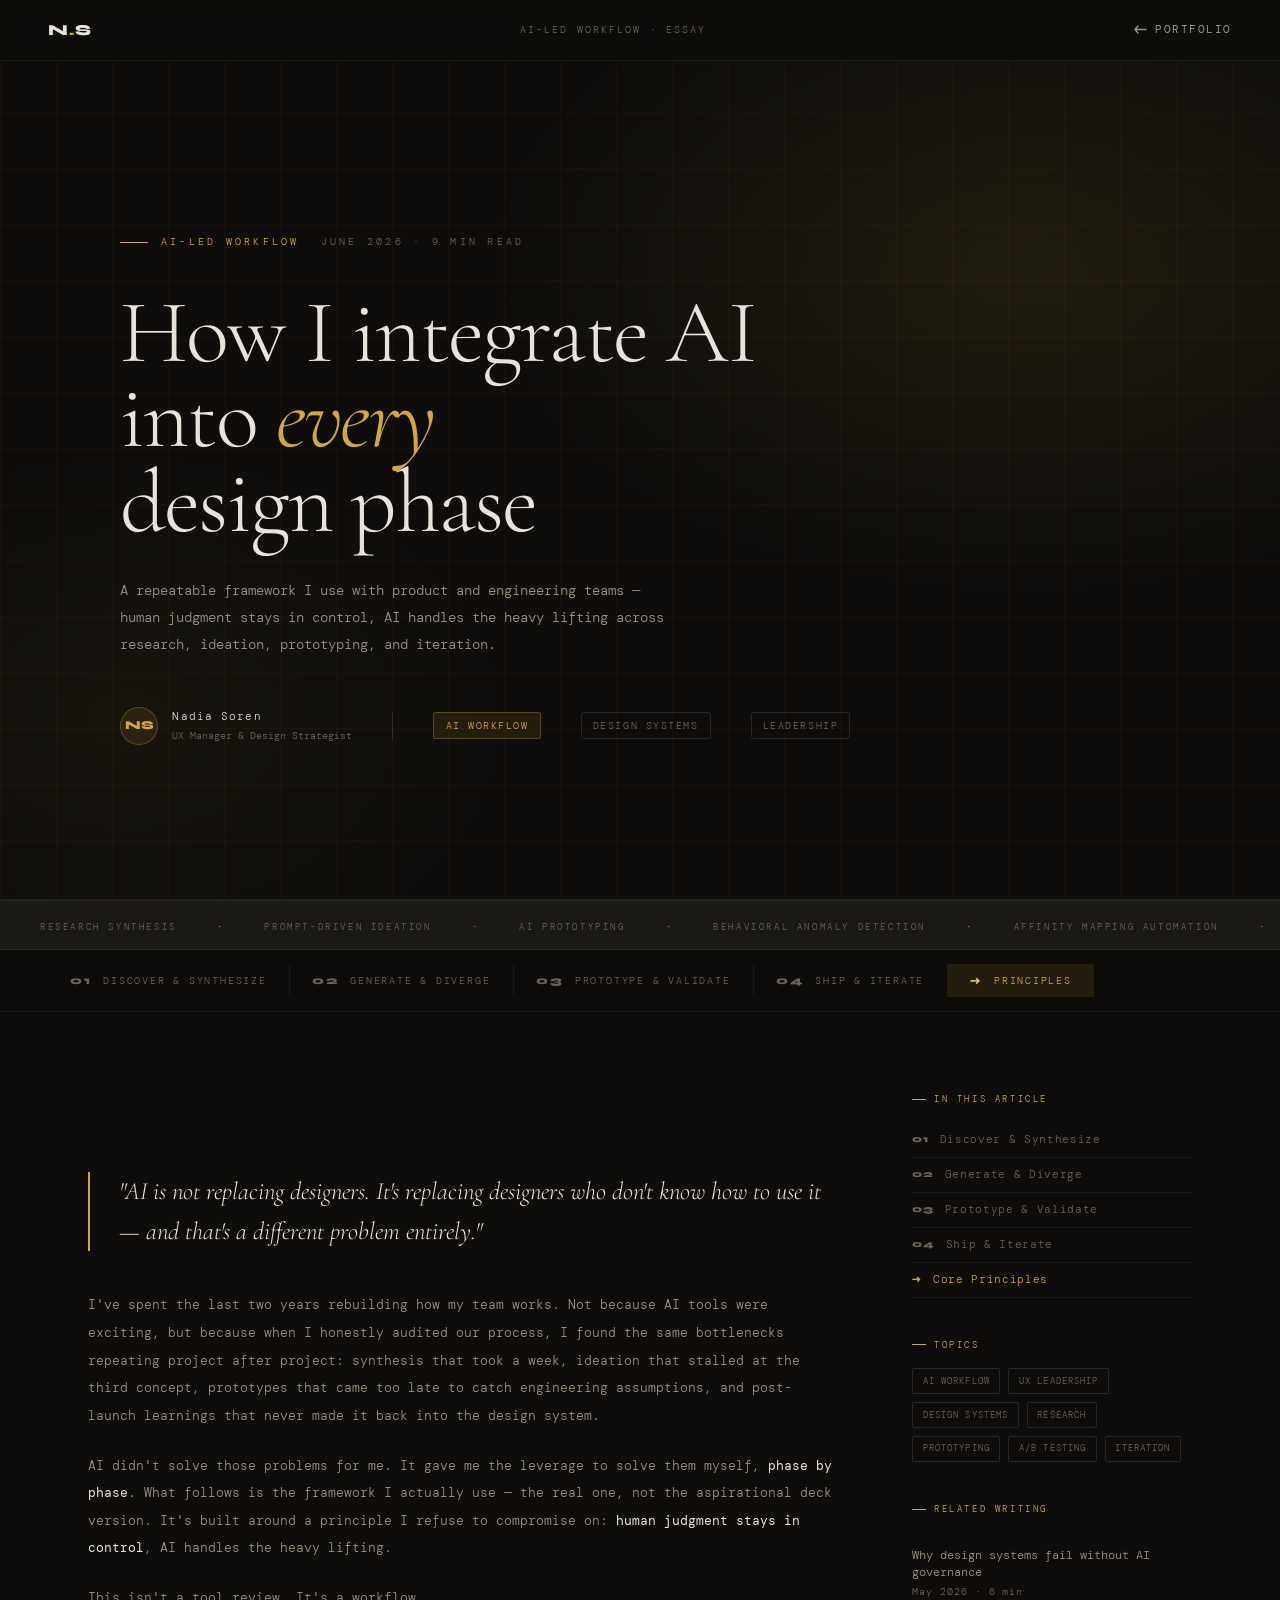
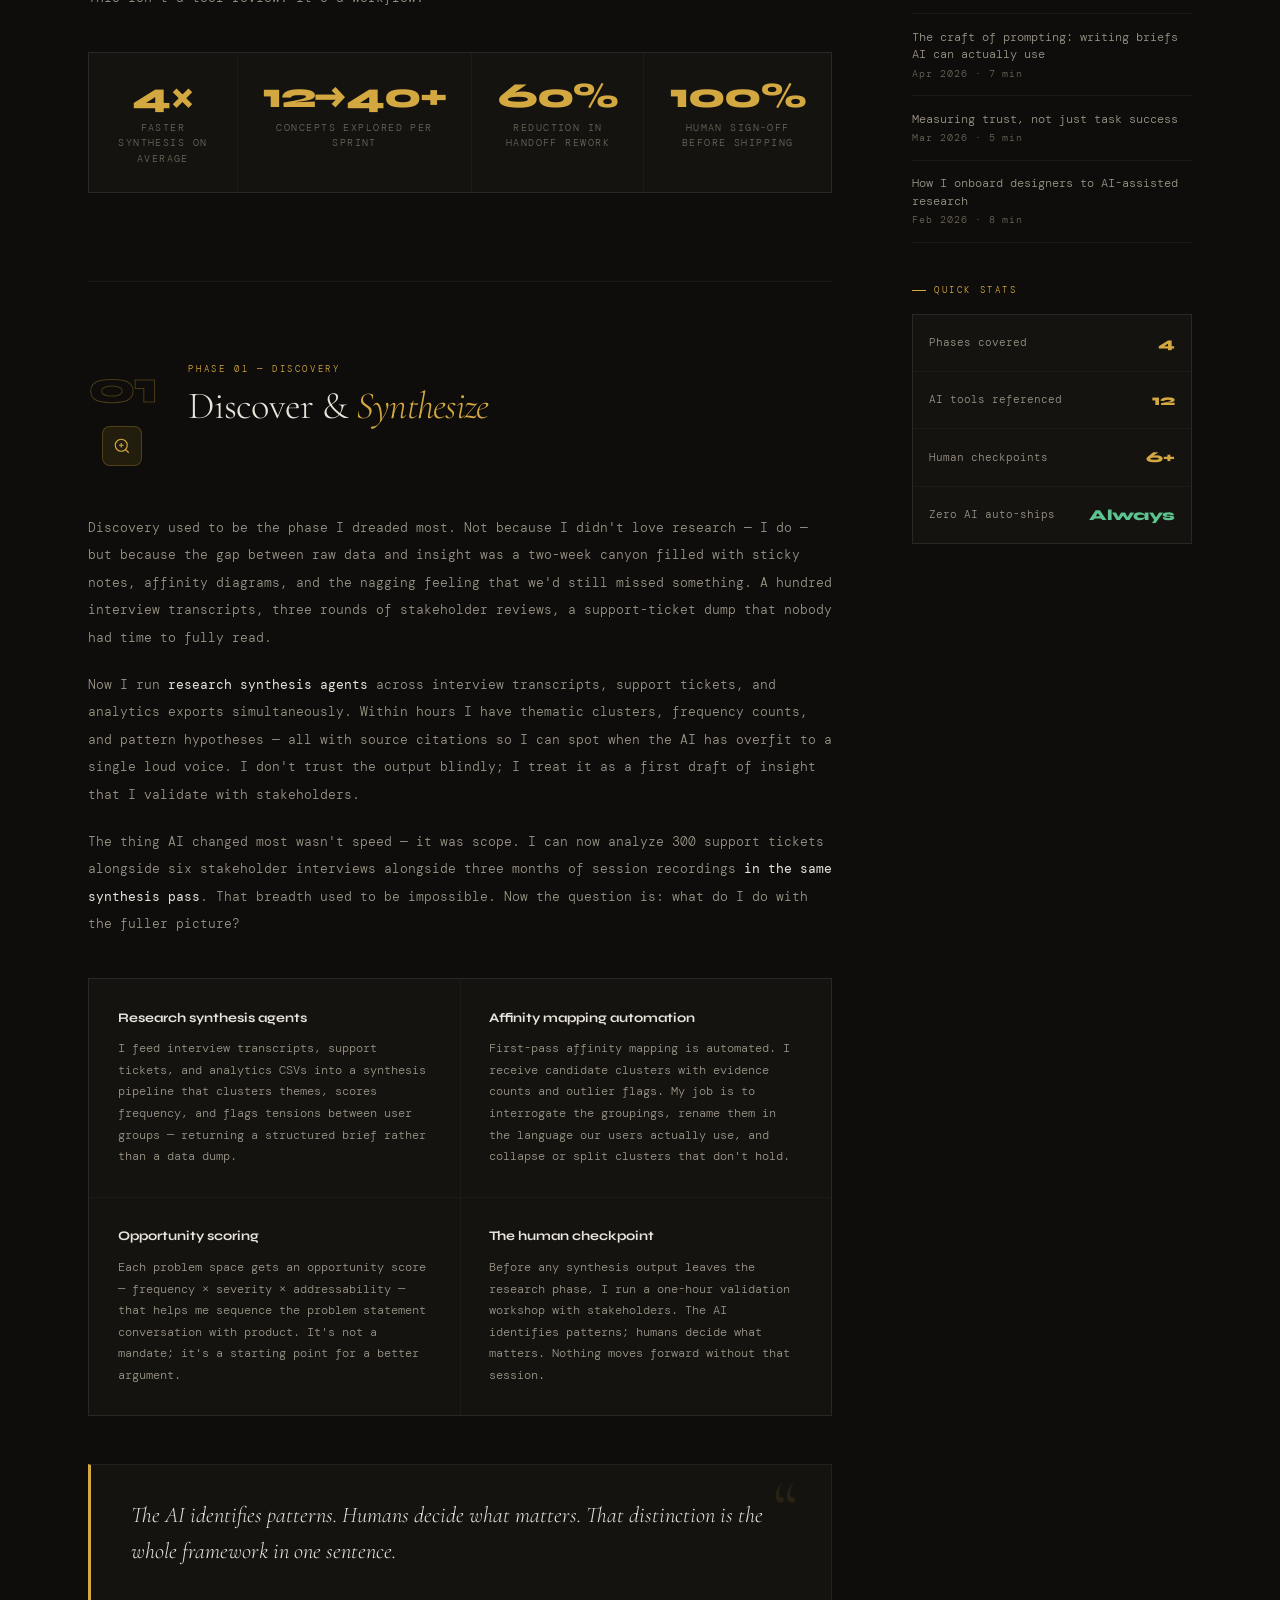
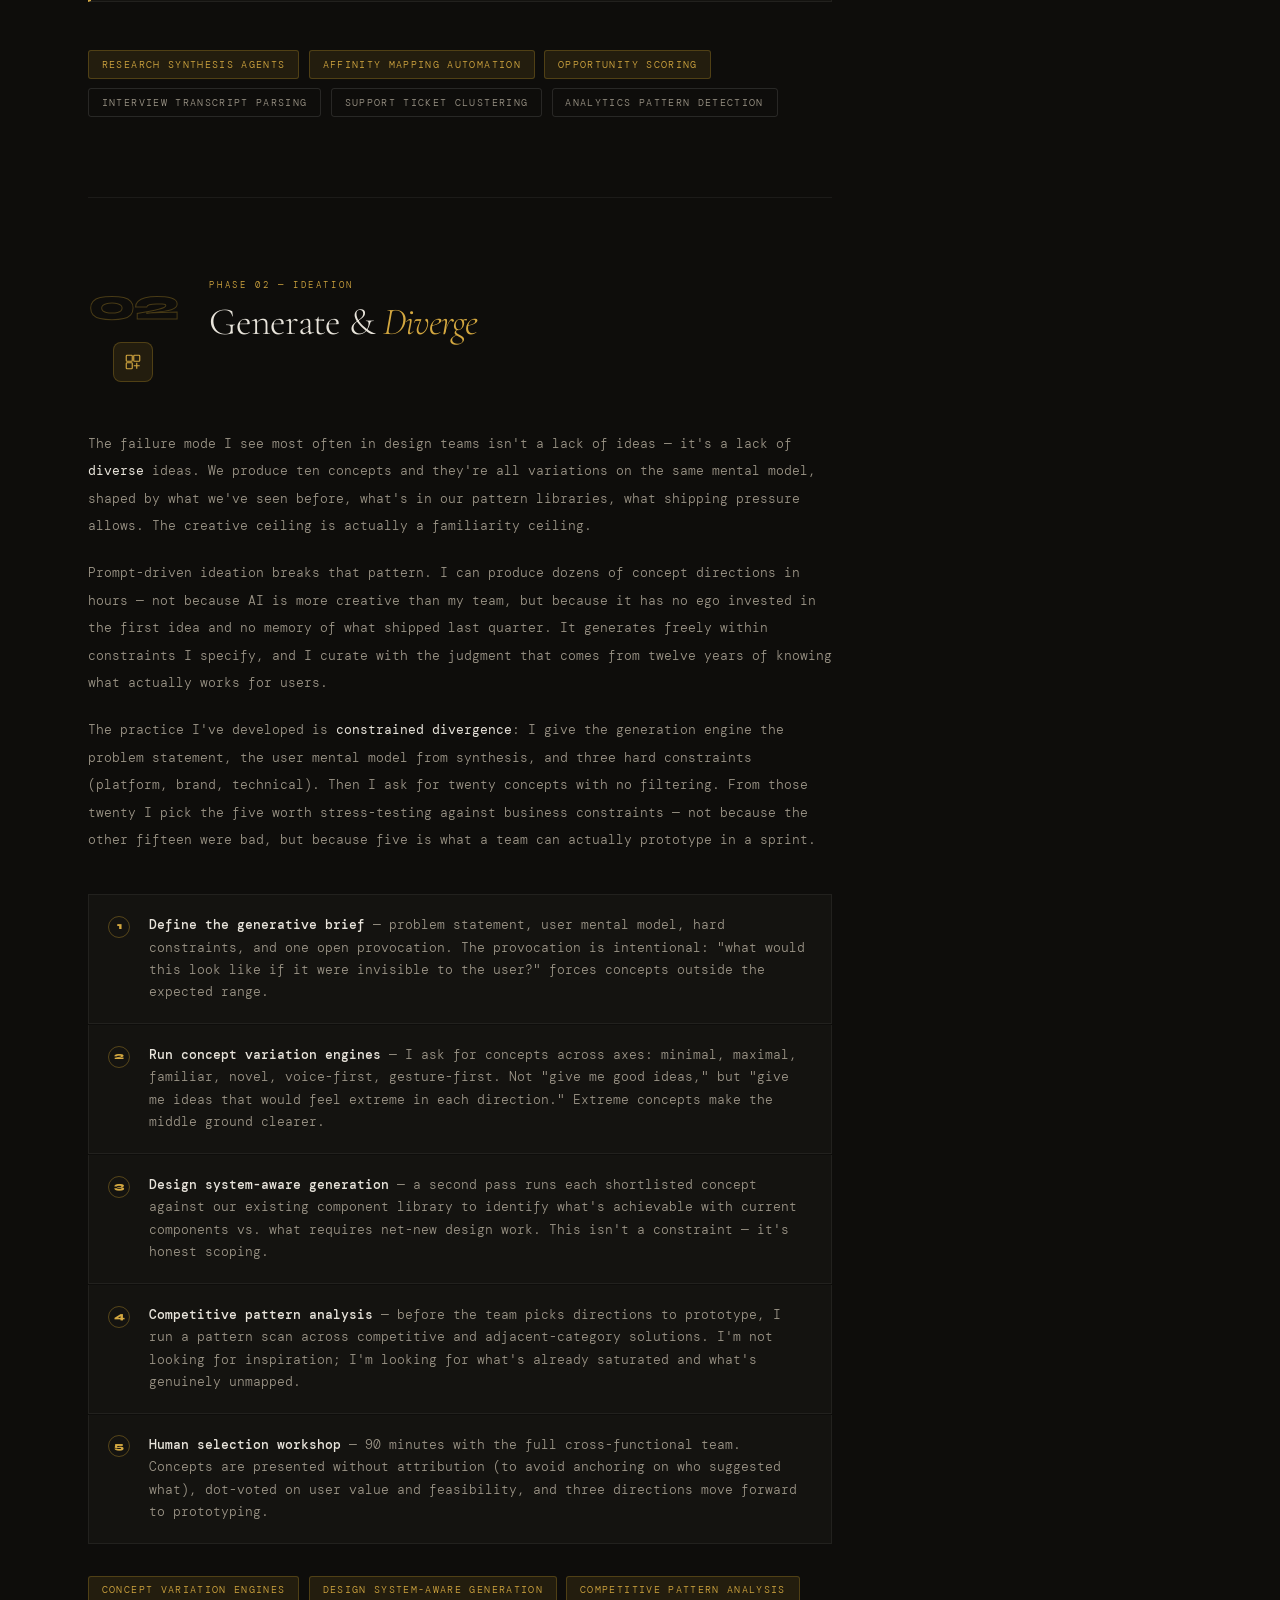
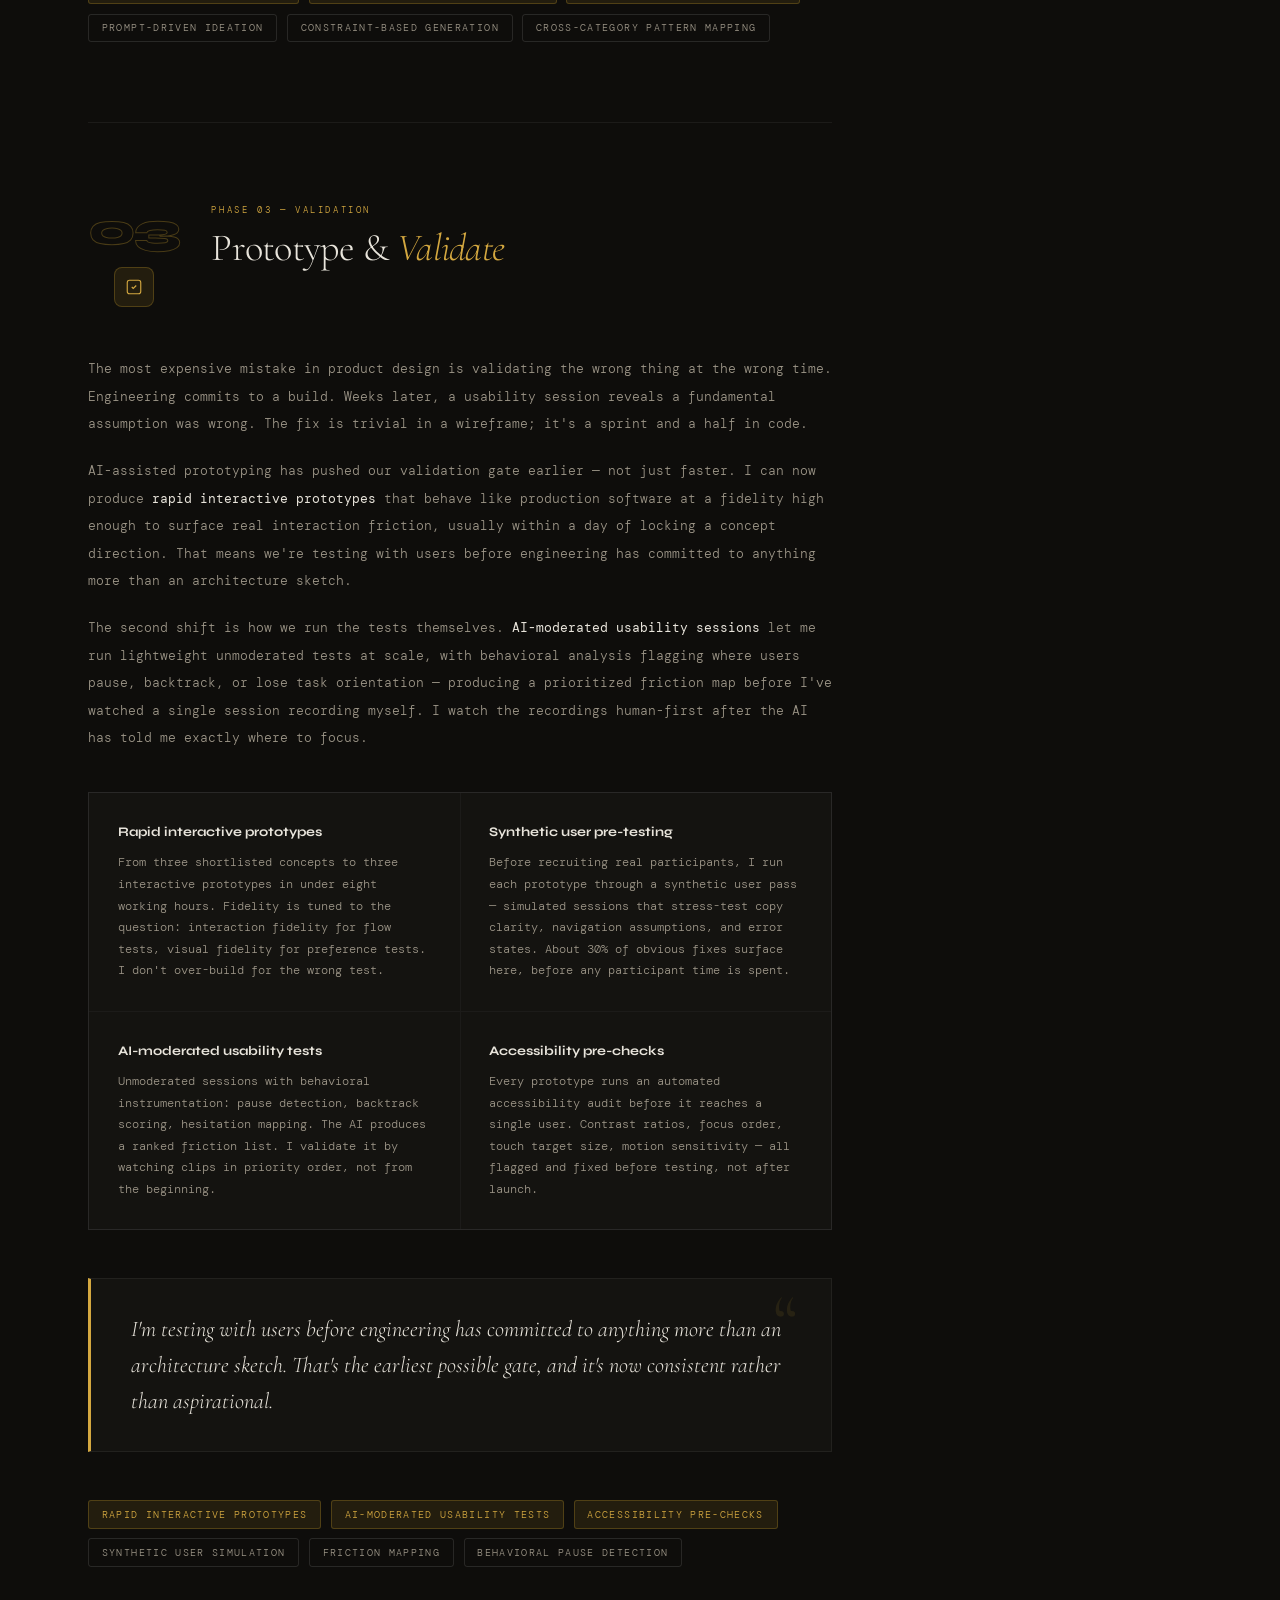
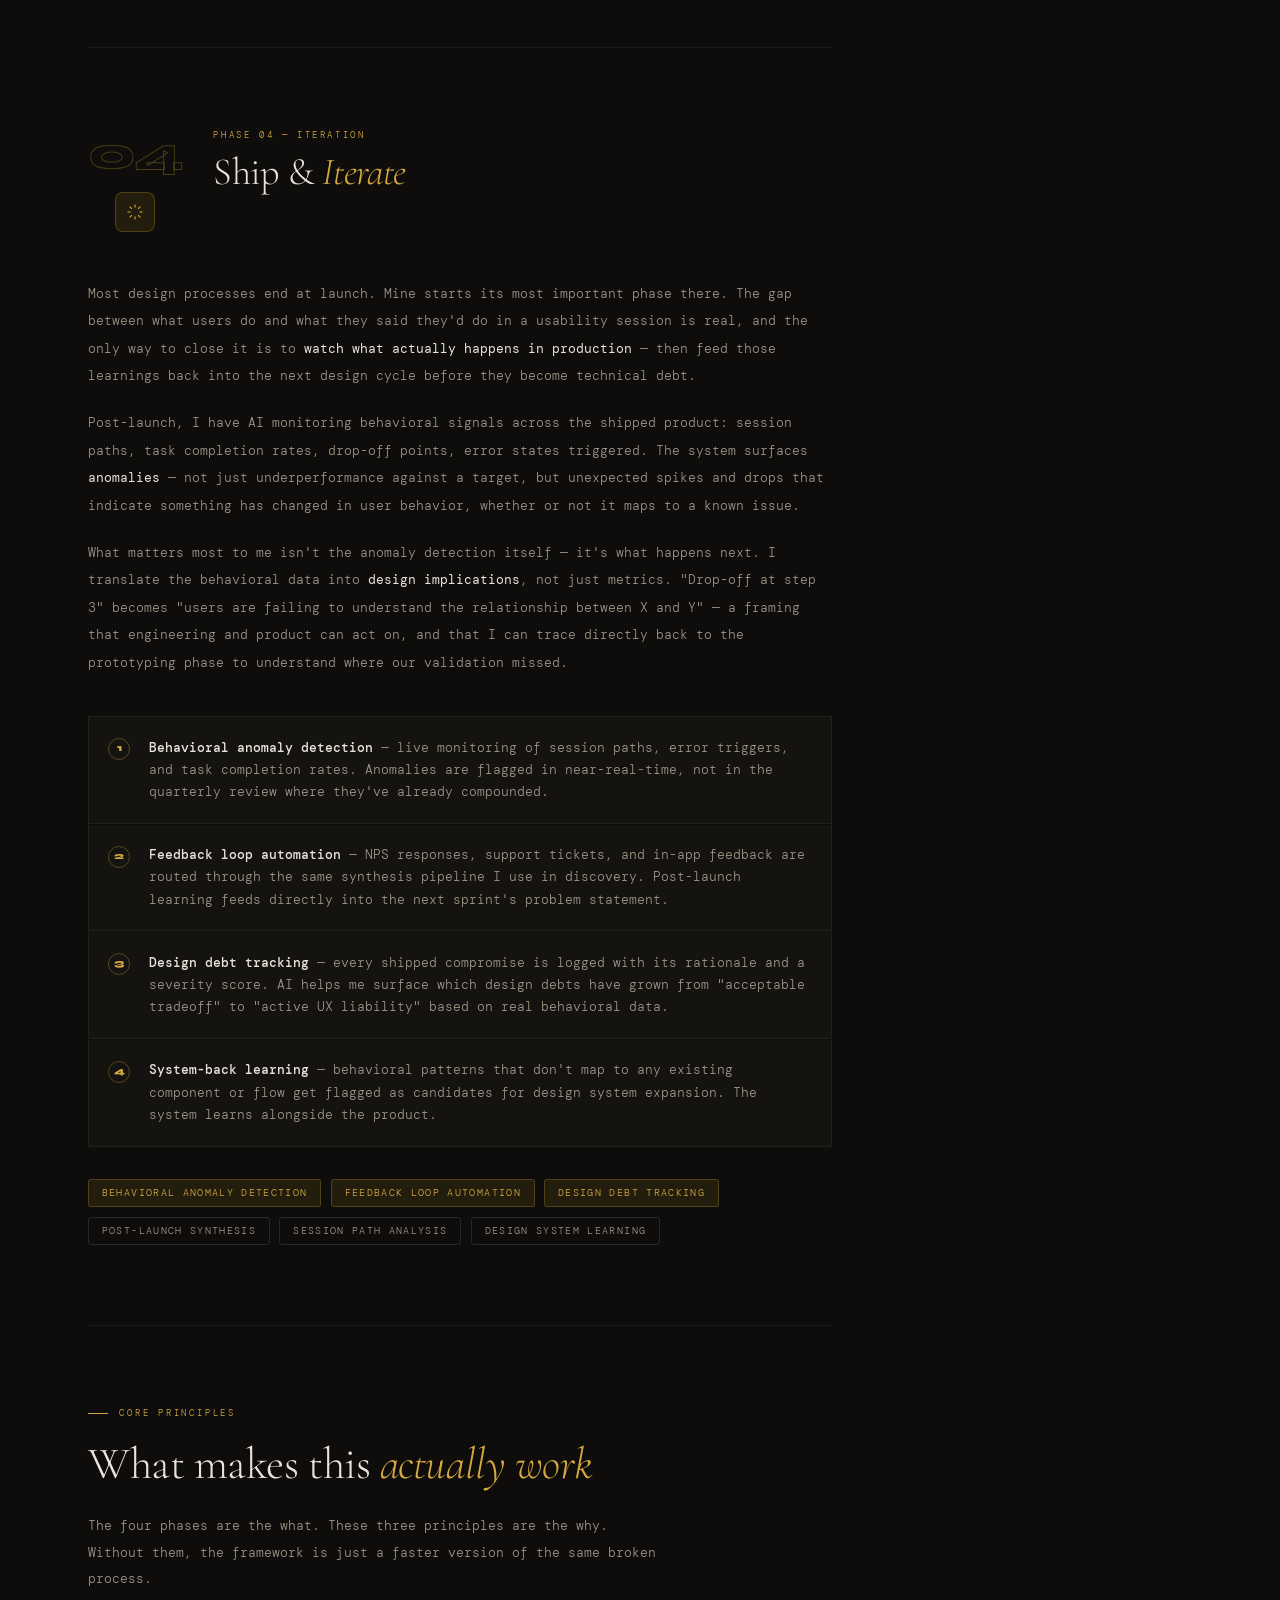
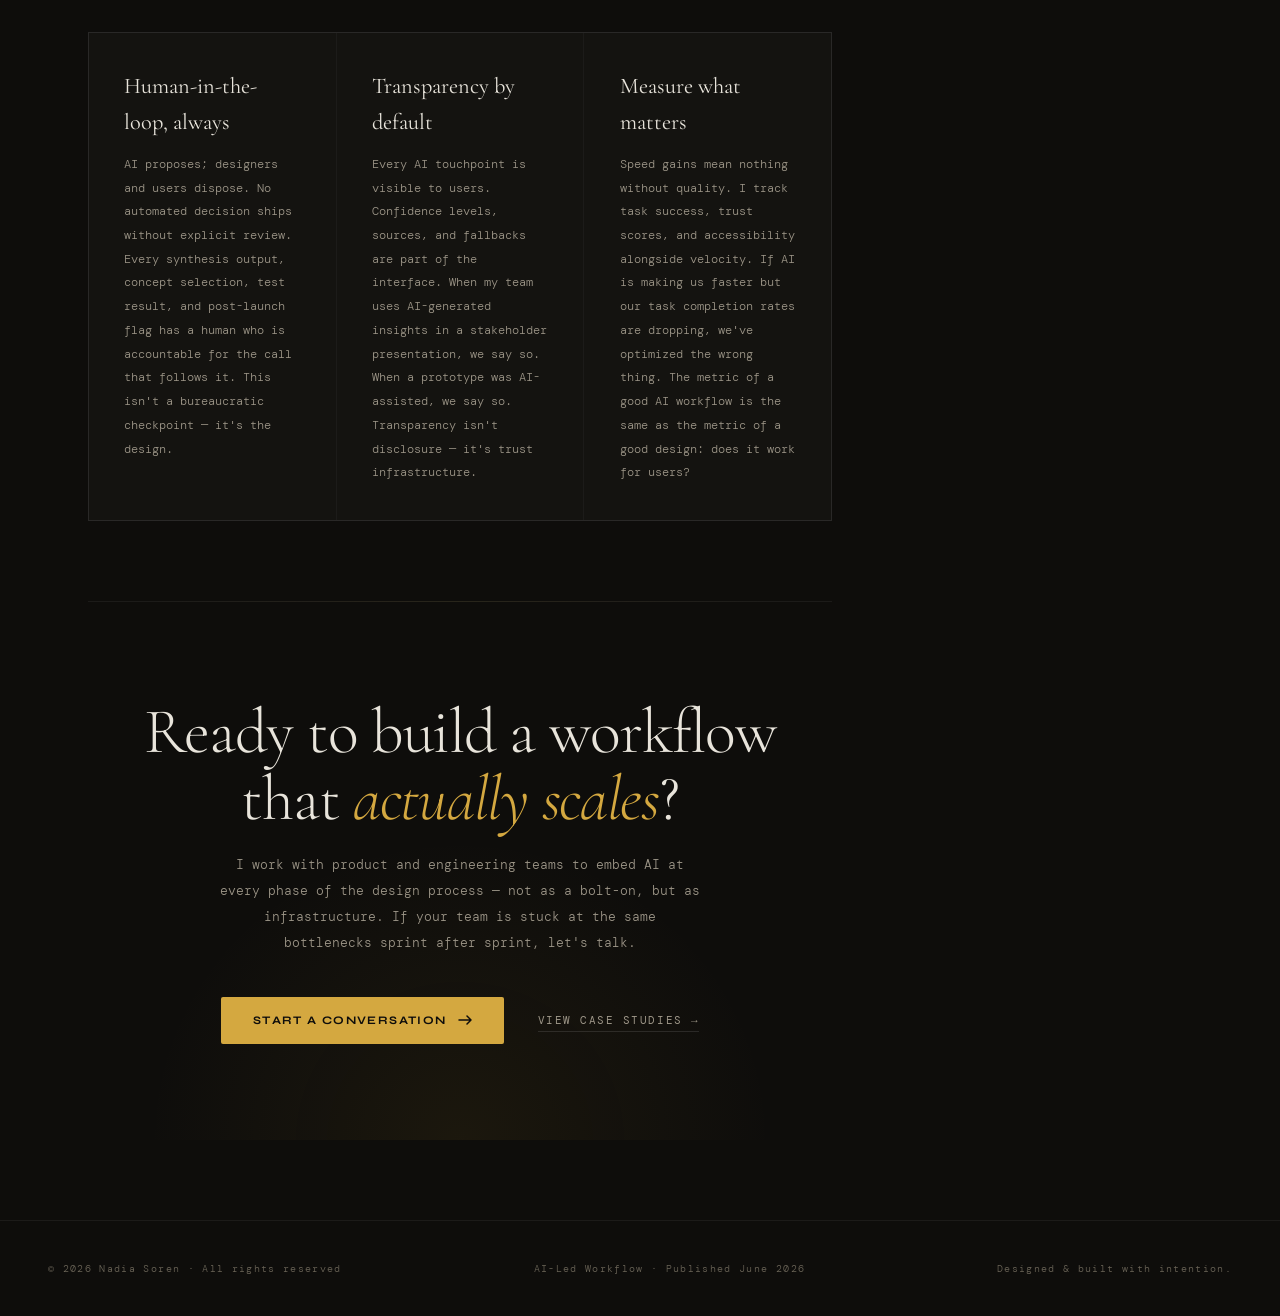
<file: Blog/blog-ai-workflow-integrations.html>
<!DOCTYPE html>
<html lang="en">
<head>
<meta charset="UTF-8">
<meta name="viewport" content="width=device-width, initial-scale=1.0">
<title>How I Integrate AI Into Every Design Phase — Nadia Soren</title>
<link rel="preconnect" href="https://fonts.googleapis.com">
<link href="https://fonts.googleapis.com/css2?family=Cormorant+Garamond:ital,wght@0,300;0,400;0,600;1,300;1,400;1,600&family=Syne:wght@400;600;700;800&family=DM+Mono:wght@300;400&display=swap" rel="stylesheet">
<style>
  :root {
    --bg:        #0e0d0b;
    --surface:   #141310;
    --surface2:  #1a1916;
    --surface3:  #211f1b;
    --border:    rgba(255,255,255,0.06);
    --border2:   rgba(255,255,255,0.11);
    --text:      #e8e4db;
    --muted:     #6b6558;
    --muted2:    #9d9688;
    --gold:      #b8922a;
    --gold-br:   #d4a840;
    --gold-lt:   #e8c468;
    --gold-dim:  rgba(184,146,42,0.12);
    --gold-glow: rgba(212,168,64,0.2);
  }

  *,*::before,*::after{box-sizing:border-box;margin:0;padding:0;}
  html{scroll-behavior:smooth;}
  body{
    background:var(--bg);color:var(--text);
    font-family:'DM Mono',monospace;font-weight:300;
    overflow-x:hidden;line-height:1.6;
  }

  /* ── TOPBAR ──────────────────────────── */
  .topbar{
    position:fixed;top:0;left:0;right:0;z-index:200;
    display:flex;justify-content:space-between;align-items:center;
    padding:1.1rem 3rem;
    background:rgba(14,13,11,0.85);backdrop-filter:blur(14px);
    border-bottom:1px solid var(--border);
  }
  .topbar-logo{
    font-family:'Syne',sans-serif;font-weight:800;font-size:.95rem;
    letter-spacing:.06em;color:var(--text);text-decoration:none;
  }
  .topbar-logo span{color:var(--gold-br);}
  .back-link{
    display:inline-flex;align-items:center;gap:.5rem;
    font-size:.68rem;font-weight:400;letter-spacing:.14em;text-transform:uppercase;
    color:var(--muted2);text-decoration:none;transition:color .2s;
  }
  .back-link:hover{color:var(--gold-br);}
  .topbar-tag{font-size:.6rem;letter-spacing:.22em;text-transform:uppercase;color:var(--muted);}

  /* ── PROGRESS BAR ─────────────────────── */
  .progress-bar{
    position:fixed;top:0;left:0;height:2px;z-index:300;
    background:linear-gradient(90deg,var(--gold),var(--gold-lt));
    width:0%;transition:width .1s linear;
  }

  /* ── HERO ─────────────────────────────── */
  .hero{
    min-height:100vh;padding:10rem 3rem 5rem;
    display:flex;flex-direction:column;justify-content:center;
    position:relative;overflow:hidden;
    border-bottom:1px solid var(--border);
  }
  .hero::before{
    content:'';position:absolute;
    inset:0;
    background:
      radial-gradient(ellipse 70% 60% at 80% 30%,rgba(184,146,42,0.1) 0%,transparent 60%),
      radial-gradient(ellipse 50% 50% at 10% 80%,rgba(184,146,42,0.05) 0%,transparent 60%);
    pointer-events:none;
  }
  /* faint grid */
  .hero::after{
    content:'';position:absolute;inset:0;pointer-events:none;
    background-image:
      linear-gradient(rgba(184,146,42,0.04) 1px,transparent 1px),
      linear-gradient(90deg,rgba(184,146,42,0.04) 1px,transparent 1px);
    background-size:56px 56px;
  }
  .hero-inner{max-width:1040px;margin:0 auto;width:100%;position:relative;z-index:2;}
  .hero-eyebrow{
    display:flex;align-items:center;gap:.8rem;
    font-size:.6rem;letter-spacing:.34em;text-transform:uppercase;color:var(--gold-br);
    margin-bottom:2.5rem;
    opacity:0;animation:fadeUp .8s .2s forwards;
  }
  .hero-eyebrow::before{content:'';width:28px;height:1px;background:var(--gold-br);}
  .hero-date{color:var(--muted);margin-left:.5rem;}
  .hero-title{
    font-family:'Cormorant Garamond',serif;
    font-size:clamp(3rem,7vw,6.5rem);
    font-weight:300;line-height:.95;letter-spacing:-.02em;
    color:var(--text);
    opacity:0;animation:fadeUp .9s .35s forwards;
  }
  .hero-title em{font-style:italic;color:var(--gold-br);}
  .hero-deck{
    font-size:.85rem;line-height:2;color:var(--muted2);
    max-width:560px;margin-top:2rem;
    opacity:0;animation:fadeUp .9s .5s forwards;
  }
  .hero-meta{
    display:flex;align-items:center;gap:2.5rem;margin-top:3rem;
    opacity:0;animation:fadeUp .9s .65s forwards;
  }
  .hero-author{display:flex;align-items:center;gap:.9rem;}
  .author-avatar{
    width:38px;height:38px;border-radius:50%;
    background:var(--gold-dim);border:1px solid rgba(212,168,64,.3);
    display:flex;align-items:center;justify-content:center;
    font-family:'Syne',sans-serif;font-weight:800;font-size:.75rem;color:var(--gold-br);
  }
  .author-name{font-size:.7rem;letter-spacing:.1em;color:var(--text);}
  .author-role{font-size:.62rem;color:var(--muted);margin-top:.15rem;}
  .meta-divider{width:1px;height:28px;background:var(--border2);}
  .meta-chip{
    font-size:.6rem;letter-spacing:.16em;text-transform:uppercase;
    color:var(--muted);border:1px solid var(--border2);
    padding:.3rem .7rem;border-radius:3px;
  }
  .meta-chip.active{color:var(--gold-br);border-color:rgba(212,168,64,.3);background:var(--gold-dim);}

  /* ── STICKY PHASE NAV ─────────────────── */
  .phase-nav{
    position:sticky;top:57px;z-index:100;
    background:rgba(14,13,11,0.9);backdrop-filter:blur(12px);
    border-bottom:1px solid var(--border);
    padding:.85rem 3rem;
    display:flex;align-items:center;gap:0;
    overflow-x:auto;scrollbar-width:none;
  }
  .phase-nav::-webkit-scrollbar{display:none;}
  .phase-pill{
    display:flex;align-items:center;gap:.7rem;
    padding:.5rem 1.4rem;font-size:.62rem;letter-spacing:.18em;text-transform:uppercase;
    color:var(--muted);cursor:pointer;white-space:nowrap;
    border-right:1px solid var(--border);transition:color .2s;
    text-decoration:none;
  }
  .phase-pill:last-child{border-right:none;}
  .phase-pill .pn{
    font-family:'Syne',sans-serif;font-weight:800;font-size:.7rem;
    color:var(--muted);transition:color .2s;
  }
  .phase-pill.active,.phase-pill:hover{color:var(--gold-br);}
  .phase-pill.active .pn,.phase-pill:hover .pn{color:var(--gold-lt);}
  .phase-pill.active{background:var(--gold-dim);}

  /* ── LAYOUT ───────────────────────────── */
  .page{max-width:1200px;margin:0 auto;padding:0 3rem;}
  .content-grid{
    display:grid;
    grid-template-columns:1fr 280px;
    gap:5rem;align-items:start;
    padding:5rem 0;
  }
  .content-main{}
  .content-sidebar{position:sticky;top:120px;}

  /* ── INTRO SECTION ────────────────────── */
  .intro-block{padding:5rem 0 3rem;}
  .intro-block .lede{
    font-family:'Cormorant Garamond',serif;font-size:1.55rem;font-weight:300;
    font-style:italic;line-height:1.6;color:var(--text);
    border-left:2px solid var(--gold-br);padding-left:1.8rem;
    margin-bottom:2.5rem;
  }
  .intro-block p{
    font-size:.82rem;line-height:2.1;color:var(--muted2);margin-bottom:1.4rem;
  }
  .intro-block p strong{color:var(--text);font-weight:400;}

  /* ── SECTION HEADERS ──────────────────── */
  .s-eyebrow{
    font-size:.58rem;letter-spacing:.3em;text-transform:uppercase;color:var(--gold-br);
    display:flex;align-items:center;gap:.7rem;margin-bottom:1.2rem;
  }
  .s-eyebrow::before{content:'';width:20px;height:1px;background:var(--gold-br);}
  .s-title{
    font-family:'Cormorant Garamond',serif;
    font-size:clamp(2rem,3.5vw,3rem);font-weight:300;line-height:1.1;letter-spacing:-.01em;
    margin-bottom:1.5rem;
  }
  .s-title em{font-style:italic;color:var(--gold-br);}

  /* ── PHASE SECTIONS ───────────────────── */
  .phase-section{
    padding:5rem 0;border-top:1px solid var(--border);
    position:relative;
  }
  .phase-header{
    display:flex;align-items:flex-start;gap:2rem;margin-bottom:3rem;
  }
  .phase-num-block{
    flex-shrink:0;
    display:flex;flex-direction:column;align-items:center;gap:.5rem;
    padding-top:.3rem;
  }
  .phase-num{
    font-family:'Syne',sans-serif;font-weight:800;
    font-size:2.8rem;line-height:1;letter-spacing:-.04em;
    color:transparent;-webkit-text-stroke:1px rgba(184,146,42,.35);
  }
  .phase-icon{
    width:40px;height:40px;border:1px solid rgba(184,146,42,.3);
    border-radius:8px;background:var(--gold-dim);
    display:flex;align-items:center;justify-content:center;
    color:var(--gold-br);margin-top:.4rem;
  }
  .phase-icon svg{width:18px;height:18px;stroke:currentColor;fill:none;stroke-width:1.5;}
  .phase-title-block{}
  .phase-label{
    font-size:.58rem;letter-spacing:.28em;text-transform:uppercase;color:var(--gold-br);
    margin-bottom:.6rem;
  }
  .phase-title{
    font-family:'Cormorant Garamond',serif;
    font-size:clamp(2rem,3vw,2.8rem);font-weight:300;line-height:1.05;letter-spacing:-.02em;
  }
  .phase-title em{font-style:italic;color:var(--gold-br);}

  .phase-body{font-size:.82rem;line-height:2.1;color:var(--muted2);margin-bottom:2.5rem;}
  .phase-body p{margin-bottom:1.2rem;}
  .phase-body p:last-child{margin-bottom:0;}
  .phase-body strong{color:var(--text);font-weight:400;}

  /* tool chips */
  .tool-row{display:flex;flex-wrap:wrap;gap:.6rem;margin-top:2rem;}
  .tool-chip{
    font-size:.6rem;letter-spacing:.14em;text-transform:uppercase;
    border:1px solid var(--border2);color:var(--muted2);
    padding:.35rem .8rem;border-radius:3px;
    transition:border-color .2s,color .2s;
  }
  .tool-chip:hover{border-color:var(--gold);color:var(--gold-br);}
  .tool-chip.hl{border-color:rgba(184,146,42,.3);color:var(--gold-br);background:var(--gold-dim);}

  /* insight cards */
  .insight-grid{
    display:grid;grid-template-columns:1fr 1fr;gap:1px;
    background:var(--border);border:1px solid var(--border);
    margin:2.5rem 0;
  }
  .insight-card{
    background:var(--surface);padding:1.8rem;
    transition:background .25s;
  }
  .insight-card:hover{background:var(--surface2);}
  .insight-card h4{
    font-family:'Syne',sans-serif;font-size:.82rem;font-weight:700;
    color:var(--text);margin-bottom:.6rem;
  }
  .insight-card p{font-size:.75rem;line-height:1.8;color:var(--muted2);}

  /* quote pull */
  .pull-quote{
    margin:3rem 0;padding:2rem 2.5rem;
    background:var(--surface);border:1px solid var(--border);
    border-left:3px solid var(--gold-br);
    position:relative;
  }
  .pull-quote::before{
    content:'\201C';
    font-family:'Cormorant Garamond',serif;font-size:5rem;line-height:.5;
    color:var(--gold-dim);position:absolute;top:1.5rem;right:2rem;
  }
  .pull-quote p{
    font-family:'Cormorant Garamond',serif;font-size:1.4rem;font-weight:300;
    font-style:italic;line-height:1.6;color:var(--text);
  }

  /* data callout */
  .data-row{
    display:flex;gap:1px;background:var(--border);border:1px solid var(--border);
    margin:2.5rem 0;
  }
  .data-cell{
    flex:1;background:var(--surface);padding:1.6rem;text-align:center;
    transition:background .2s;
  }
  .data-cell:hover{background:var(--surface2);}
  .data-val{
    font-family:'Syne',sans-serif;font-weight:800;font-size:2.2rem;
    letter-spacing:-.04em;color:var(--gold-br);line-height:1;margin-bottom:.4rem;
  }
  .data-label{font-size:.6rem;letter-spacing:.15em;text-transform:uppercase;color:var(--muted);}

  /* process step inline */
  .step-list{list-style:none;display:flex;flex-direction:column;gap:1px;margin:2rem 0;}
  .step-item{
    display:flex;gap:1.2rem;align-items:flex-start;
    padding:1.2rem;background:var(--surface);border:1px solid var(--border);
    border-top:none;transition:background .2s;
  }
  .step-item:first-child{border-top:1px solid var(--border);}
  .step-item:hover{background:var(--surface2);}
  .step-item .si{
    flex-shrink:0;width:22px;height:22px;border-radius:50%;
    border:1px solid rgba(184,146,42,.4);
    display:flex;align-items:center;justify-content:center;
    font-family:'Syne',sans-serif;font-size:.62rem;font-weight:800;color:var(--gold-br);
    margin-top:.1rem;
  }
  .step-item p{font-size:.8rem;line-height:1.75;color:var(--muted2);}
  .step-item p strong{color:var(--text);font-weight:500;}

  /* principles section */
  .principles-section{
    padding:5rem 0;border-top:1px solid var(--border);
  }
  .principle-grid{
    display:grid;grid-template-columns:repeat(3,1fr);gap:1px;
    background:var(--border);border:1px solid var(--border);margin-top:2.5rem;
  }
  .principle-card{
    background:var(--surface);padding:2.2rem;transition:background .2s;
    position:relative;overflow:hidden;
  }
  .principle-card:hover{background:var(--surface2);}
  .principle-card::after{
    content:'';position:absolute;bottom:0;left:0;right:0;
    height:2px;background:var(--gold-br);transform:scaleX(0);
    transition:transform .35s;transform-origin:left;
  }
  .principle-card:hover::after{transform:scaleX(1);}
  .principle-card h3{
    font-family:'Cormorant Garamond',serif;font-size:1.4rem;font-weight:400;
    margin-bottom:.8rem;color:var(--text);
  }
  .principle-card p{font-size:.78rem;line-height:1.9;color:var(--muted2);}

  /* closing CTA */
  .closing{
    padding:6rem 0;border-top:1px solid var(--border);text-align:center;
    background:radial-gradient(ellipse 60% 80% at 50% 100%,rgba(184,146,42,.08) 0%,transparent 70%);
  }
  .closing h2{
    font-family:'Cormorant Garamond',serif;
    font-size:clamp(2.5rem,5vw,4.5rem);font-weight:300;line-height:1.05;letter-spacing:-.02em;
    margin-bottom:1.2rem;
  }
  .closing h2 em{font-style:italic;color:var(--gold-br);}
  .closing p{font-size:.82rem;line-height:2;color:var(--muted2);max-width:480px;margin:0 auto 2.5rem;}
  .cta-btn{
    display:inline-flex;align-items:center;gap:.7rem;
    font-family:'Syne',sans-serif;font-size:.72rem;font-weight:700;
    letter-spacing:.12em;text-transform:uppercase;
    background:var(--gold-br);color:var(--bg);
    text-decoration:none;padding:.9rem 2rem;border-radius:2px;
    transition:background .2s,transform .15s;
  }
  .cta-btn:hover{background:var(--gold-lt);transform:translateY(-1px);}
  .cta-ghost{
    display:inline-flex;align-items:center;gap:.6rem;
    font-size:.68rem;font-weight:400;letter-spacing:.14em;text-transform:uppercase;
    color:var(--muted2);text-decoration:none;
    border-bottom:1px solid var(--border2);padding-bottom:2px;
    margin-left:1.5rem;transition:color .2s,border-color .2s;
  }
  .cta-ghost:hover{color:var(--text);border-color:var(--text);}

  /* sidebar */
  .sidebar-block{margin-bottom:2.5rem;}
  .sidebar-label{
    font-size:.58rem;letter-spacing:.28em;text-transform:uppercase;
    color:var(--gold-br);margin-bottom:1rem;
    display:flex;align-items:center;gap:.5rem;
  }
  .sidebar-label::before{content:'';width:14px;height:1px;background:var(--gold-br);}
  .toc-list{list-style:none;}
  .toc-item{
    padding:.5rem 0;border-bottom:1px solid var(--border);
    font-size:.7rem;letter-spacing:.06em;color:var(--muted);
    display:flex;align-items:center;gap:.7rem;cursor:pointer;
    text-decoration:none;transition:color .2s;
  }
  .toc-item:hover,.toc-item.active{color:var(--gold-br);}
  .toc-item .tn{
    font-family:'Syne',sans-serif;font-weight:800;font-size:.6rem;
    color:var(--muted);transition:color .2s;flex-shrink:0;
  }
  .toc-item:hover .tn,.toc-item.active .tn{color:var(--gold-br);}
  .sidebar-tags{display:flex;flex-wrap:wrap;gap:.5rem;}
  .sidebar-tag{
    font-size:.58rem;letter-spacing:.12em;text-transform:uppercase;
    border:1px solid var(--border2);color:var(--muted);
    padding:.28rem .6rem;border-radius:2px;
  }
  .related-item{
    padding:.9rem 0;border-bottom:1px solid var(--border);
    font-size:.72rem;line-height:1.5;color:var(--muted2);
    text-decoration:none;display:block;transition:color .2s;
  }
  .related-item:hover{color:var(--gold-br);}
  .related-item span{display:block;font-size:.6rem;color:var(--muted);margin-top:.2rem;letter-spacing:.1em;}

  /* footer */
  .blog-footer{
    border-top:1px solid var(--border);
    padding:2.5rem 3rem;display:flex;justify-content:space-between;align-items:center;
  }
  .blog-footer span{font-size:.6rem;letter-spacing:.14em;color:var(--muted);}

  /* animations */
  @keyframes fadeUp{
    from{opacity:0;transform:translateY(20px);}
    to{opacity:1;transform:translateY(0);}
  }
  .reveal{opacity:0;transform:translateY(24px);transition:opacity .8s ease,transform .8s ease;}
  .reveal.in{opacity:1;transform:translateY(0);}

  /* marquee */
  .marquee-strip{background:var(--surface2);padding:.7rem 0;overflow:hidden;border-top:1px solid var(--border);border-bottom:1px solid var(--border);}
  .marquee-track{display:inline-flex;animation:mq 36s linear infinite;white-space:nowrap;}
  .marquee-track span{font-size:.58rem;letter-spacing:.28em;text-transform:uppercase;color:var(--muted);padding:0 2.5rem;}
  .marquee-track .sep{color:var(--gold-br);padding:0;}
  @keyframes mq{from{transform:translateX(0);}to{transform:translateX(-50%);}}

  ::-webkit-scrollbar{width:3px;}
  ::-webkit-scrollbar-track{background:var(--bg);}
  ::-webkit-scrollbar-thumb{background:var(--border2);}

  @media(max-width:900px){
    .topbar,.blog-footer{padding:1rem 1.5rem;}
    .hero,.page{padding-left:1.5rem;padding-right:1.5rem;}
    .phase-nav{padding:.85rem 1.5rem;}
    .content-grid{grid-template-columns:1fr;}
    .content-sidebar{position:static;}
    .insight-grid,.principle-grid,.data-row{grid-template-columns:1fr;}
    .phase-header{flex-direction:column;gap:1rem;}
  }
</style>
</head>
<body>

<div class="progress-bar" id="progressBar"></div>

<!-- TOPBAR -->
<nav class="topbar">
  <a href="portfolio.html" class="topbar-logo">N<span>.</span>S</a>
  <span class="topbar-tag">AI-Led Workflow · Essay</span>
  <a href="portfolio.html" class="back-link">
    <svg width="13" height="9" viewBox="0 0 13 9" fill="none"><path d="M4 1L1 4.5M1 4.5L4 8M1 4.5H12" stroke="currentColor" stroke-width="1.4" stroke-linecap="round"/></svg>
    Portfolio
  </a>
</nav>

<!-- HERO -->
<header class="hero">
  <div class="hero-inner">
    <div class="hero-eyebrow">
      AI-Led Workflow
      <span class="hero-date">June 2026 · 9 min read</span>
    </div>
    <h1 class="hero-title">
      How I integrate AI<br>
      into <em>every</em><br>
      design phase
    </h1>
    <p class="hero-deck">
      A repeatable framework I use with product and engineering teams — human judgment stays in control, AI handles the heavy lifting across research, ideation, prototyping, and iteration.
    </p>
    <div class="hero-meta">
      <div class="hero-author">
        <div class="author-avatar">NS</div>
        <div>
          <div class="author-name">Nadia Soren</div>
          <div class="author-role">UX Manager &amp; Design Strategist</div>
        </div>
      </div>
      <div class="meta-divider"></div>
      <span class="meta-chip active">AI Workflow</span>
      <span class="meta-chip">Design Systems</span>
      <span class="meta-chip">Leadership</span>
    </div>
  </div>
</header>

<!-- MARQUEE -->
<div class="marquee-strip" aria-hidden="true">
  <div class="marquee-track">
    <span>Research Synthesis</span><span class="sep">·</span>
    <span>Prompt-Driven Ideation</span><span class="sep">·</span>
    <span>AI Prototyping</span><span class="sep">·</span>
    <span>Behavioral Anomaly Detection</span><span class="sep">·</span>
    <span>Affinity Mapping Automation</span><span class="sep">·</span>
    <span>Competitive Pattern Analysis</span><span class="sep">·</span>
    <span>Accessibility Pre-Checks</span><span class="sep">·</span>
    <span>Feedback Loop Automation</span><span class="sep">·</span>
    <span>Opportunity Scoring</span><span class="sep">·</span>
    <span>Research Synthesis</span><span class="sep">·</span>
    <span>Prompt-Driven Ideation</span><span class="sep">·</span>
    <span>AI Prototyping</span><span class="sep">·</span>
    <span>Behavioral Anomaly Detection</span><span class="sep">·</span>
    <span>Affinity Mapping Automation</span><span class="sep">·</span>
    <span>Competitive Pattern Analysis</span><span class="sep">·</span>
    <span>Accessibility Pre-Checks</span><span class="sep">·</span>
    <span>Feedback Loop Automation</span><span class="sep">·</span>
    <span>Opportunity Scoring</span><span class="sep">·</span>
  </div>
</div>

<!-- PHASE NAV -->
<div class="phase-nav" id="phaseNav">
  <a href="#discover" class="phase-pill" data-phase="discover"><span class="pn">01</span> Discover &amp; Synthesize</a>
  <a href="#generate" class="phase-pill" data-phase="generate"><span class="pn">02</span> Generate &amp; Diverge</a>
  <a href="#prototype" class="phase-pill" data-phase="prototype"><span class="pn">03</span> Prototype &amp; Validate</a>
  <a href="#ship" class="phase-pill" data-phase="ship"><span class="pn">04</span> Ship &amp; Iterate</a>
  <a href="#principles" class="phase-pill" data-phase="principles"><span class="pn">→</span> Principles</a>
</div>

<!-- MAIN CONTENT -->
<div class="page">
  <div class="content-grid">

    <!-- ── MAIN ── -->
    <main>

      <!-- INTRO -->
      <div class="intro-block reveal">
        <p class="lede">"AI is not replacing designers. It's replacing designers who don't know how to use it — and that's a different problem entirely."</p>
        <p>I've spent the last two years rebuilding how my team works. Not because AI tools were exciting, but because when I honestly audited our process, I found the same bottlenecks repeating project after project: synthesis that took a week, ideation that stalled at the third concept, prototypes that came too late to catch engineering assumptions, and post-launch learnings that never made it back into the design system.</p>
        <p>AI didn't solve those problems for me. It gave me the leverage to solve them myself, <strong>phase by phase</strong>. What follows is the framework I actually use — the real one, not the aspirational deck version. It's built around a principle I refuse to compromise on: <strong>human judgment stays in control</strong>, AI handles the heavy lifting.</p>
        <p>This isn't a tool review. It's a workflow.</p>

        <div class="data-row">
          <div class="data-cell"><div class="data-val">4×</div><div class="data-label">Faster synthesis on average</div></div>
          <div class="data-cell"><div class="data-val">12→40+</div><div class="data-label">Concepts explored per sprint</div></div>
          <div class="data-cell"><div class="data-val">60%</div><div class="data-label">Reduction in handoff rework</div></div>
          <div class="data-cell"><div class="data-val">100%</div><div class="data-label">Human sign-off before shipping</div></div>
        </div>
      </div>

      <!-- ── PHASE 01 ── -->
      <section class="phase-section reveal" id="discover">
        <div class="phase-header">
          <div class="phase-num-block">
            <div class="phase-num">01</div>
            <div class="phase-icon">
              <svg viewBox="0 0 24 24"><circle cx="11" cy="11" r="8"/><path d="M21 21l-4.35-4.35M11 8v3m0 0v3m0-3h3m-3 0H8"/></svg>
            </div>
          </div>
          <div class="phase-title-block">
            <div class="phase-label">Phase 01 — Discovery</div>
            <h2 class="phase-title">Discover &amp; <em>Synthesize</em></h2>
          </div>
        </div>

        <div class="phase-body">
          <p>Discovery used to be the phase I dreaded most. Not because I didn't love research — I do — but because the gap between raw data and insight was a two-week canyon filled with sticky notes, affinity diagrams, and the nagging feeling that we'd still missed something. A hundred interview transcripts, three rounds of stakeholder reviews, a support-ticket dump that nobody had time to fully read.</p>
          <p>Now I run <strong>research synthesis agents</strong> across interview transcripts, support tickets, and analytics exports simultaneously. Within hours I have thematic clusters, frequency counts, and pattern hypotheses — all with source citations so I can spot when the AI has overfit to a single loud voice. I don't trust the output blindly; I treat it as a first draft of insight that I validate with stakeholders.</p>
          <p>The thing AI changed most wasn't speed — it was scope. I can now analyze 300 support tickets alongside six stakeholder interviews alongside three months of session recordings <strong>in the same synthesis pass</strong>. That breadth used to be impossible. Now the question is: what do I do with the fuller picture?</p>
        </div>

        <div class="insight-grid">
          <div class="insight-card">
            <h4>Research synthesis agents</h4>
            <p>I feed interview transcripts, support tickets, and analytics CSVs into a synthesis pipeline that clusters themes, scores frequency, and flags tensions between user groups — returning a structured brief rather than a data dump.</p>
          </div>
          <div class="insight-card">
            <h4>Affinity mapping automation</h4>
            <p>First-pass affinity mapping is automated. I receive candidate clusters with evidence counts and outlier flags. My job is to interrogate the groupings, rename them in the language our users actually use, and collapse or split clusters that don't hold.</p>
          </div>
          <div class="insight-card">
            <h4>Opportunity scoring</h4>
            <p>Each problem space gets an opportunity score — frequency × severity × addressability — that helps me sequence the problem statement conversation with product. It's not a mandate; it's a starting point for a better argument.</p>
          </div>
          <div class="insight-card">
            <h4>The human checkpoint</h4>
            <p>Before any synthesis output leaves the research phase, I run a one-hour validation workshop with stakeholders. The AI identifies patterns; humans decide what matters. Nothing moves forward without that session.</p>
          </div>
        </div>

        <div class="pull-quote">
          <p>The AI identifies patterns. Humans decide what matters. That distinction is the whole framework in one sentence.</p>
        </div>

        <div class="tool-row">
          <span class="tool-chip hl">Research synthesis agents</span>
          <span class="tool-chip hl">Affinity mapping automation</span>
          <span class="tool-chip hl">Opportunity scoring</span>
          <span class="tool-chip">Interview transcript parsing</span>
          <span class="tool-chip">Support ticket clustering</span>
          <span class="tool-chip">Analytics pattern detection</span>
        </div>
      </section>

      <!-- ── PHASE 02 ── -->
      <section class="phase-section reveal" id="generate">
        <div class="phase-header">
          <div class="phase-num-block">
            <div class="phase-num">02</div>
            <div class="phase-icon">
              <svg viewBox="0 0 24 24"><rect x="3" y="3" width="8" height="8" rx="1"/><rect x="13" y="3" width="8" height="8" rx="1"/><rect x="3" y="13" width="8" height="8" rx="1"/><path d="M17 13v8M13 17h8"/></svg>
            </div>
          </div>
          <div class="phase-title-block">
            <div class="phase-label">Phase 02 — Ideation</div>
            <h2 class="phase-title">Generate &amp; <em>Diverge</em></h2>
          </div>
        </div>

        <div class="phase-body">
          <p>The failure mode I see most often in design teams isn't a lack of ideas — it's a lack of <strong>diverse</strong> ideas. We produce ten concepts and they're all variations on the same mental model, shaped by what we've seen before, what's in our pattern libraries, what shipping pressure allows. The creative ceiling is actually a familiarity ceiling.</p>
          <p>Prompt-driven ideation breaks that pattern. I can produce dozens of concept directions in hours — not because AI is more creative than my team, but because it has no ego invested in the first idea and no memory of what shipped last quarter. It generates freely within constraints I specify, and I curate with the judgment that comes from twelve years of knowing what actually works for users.</p>
          <p>The practice I've developed is <strong>constrained divergence</strong>: I give the generation engine the problem statement, the user mental model from synthesis, and three hard constraints (platform, brand, technical). Then I ask for twenty concepts with no filtering. From those twenty I pick the five worth stress-testing against business constraints — not because the other fifteen were bad, but because five is what a team can actually prototype in a sprint.</p>
        </div>

        <ul class="step-list">
          <li class="step-item"><span class="si">1</span><p><strong>Define the generative brief</strong> — problem statement, user mental model, hard constraints, and one open provocation. The provocation is intentional: "what would this look like if it were invisible to the user?" forces concepts outside the expected range.</p></li>
          <li class="step-item"><span class="si">2</span><p><strong>Run concept variation engines</strong> — I ask for concepts across axes: minimal, maximal, familiar, novel, voice-first, gesture-first. Not "give me good ideas," but "give me ideas that would feel extreme in each direction." Extreme concepts make the middle ground clearer.</p></li>
          <li class="step-item"><span class="si">3</span><p><strong>Design system-aware generation</strong> — a second pass runs each shortlisted concept against our existing component library to identify what's achievable with current components vs. what requires net-new design work. This isn't a constraint — it's honest scoping.</p></li>
          <li class="step-item"><span class="si">4</span><p><strong>Competitive pattern analysis</strong> — before the team picks directions to prototype, I run a pattern scan across competitive and adjacent-category solutions. I'm not looking for inspiration; I'm looking for what's already saturated and what's genuinely unmapped.</p></li>
          <li class="step-item"><span class="si">5</span><p><strong>Human selection workshop</strong> — 90 minutes with the full cross-functional team. Concepts are presented without attribution (to avoid anchoring on who suggested what), dot-voted on user value and feasibility, and three directions move forward to prototyping.</p></li>
        </ul>

        <div class="tool-row">
          <span class="tool-chip hl">Concept variation engines</span>
          <span class="tool-chip hl">Design system-aware generation</span>
          <span class="tool-chip hl">Competitive pattern analysis</span>
          <span class="tool-chip">Prompt-driven ideation</span>
          <span class="tool-chip">Constraint-based generation</span>
          <span class="tool-chip">Cross-category pattern mapping</span>
        </div>
      </section>

      <!-- ── PHASE 03 ── -->
      <section class="phase-section reveal" id="prototype">
        <div class="phase-header">
          <div class="phase-num-block">
            <div class="phase-num">03</div>
            <div class="phase-icon">
              <svg viewBox="0 0 24 24"><path d="M9 12l2 2 4-4"/><rect x="3" y="3" width="18" height="18" rx="3"/></svg>
            </div>
          </div>
          <div class="phase-title-block">
            <div class="phase-label">Phase 03 — Validation</div>
            <h2 class="phase-title">Prototype &amp; <em>Validate</em></h2>
          </div>
        </div>

        <div class="phase-body">
          <p>The most expensive mistake in product design is validating the wrong thing at the wrong time. Engineering commits to a build. Weeks later, a usability session reveals a fundamental assumption was wrong. The fix is trivial in a wireframe; it's a sprint and a half in code.</p>
          <p>AI-assisted prototyping has pushed our validation gate earlier — not just faster. I can now produce <strong>rapid interactive prototypes</strong> that behave like production software at a fidelity high enough to surface real interaction friction, usually within a day of locking a concept direction. That means we're testing with users before engineering has committed to anything more than an architecture sketch.</p>
          <p>The second shift is how we run the tests themselves. <strong>AI-moderated usability sessions</strong> let me run lightweight unmoderated tests at scale, with behavioral analysis flagging where users pause, backtrack, or lose task orientation — producing a prioritized friction map before I've watched a single session recording myself. I watch the recordings human-first after the AI has told me exactly where to focus.</p>
        </div>

        <div class="insight-grid">
          <div class="insight-card">
            <h4>Rapid interactive prototypes</h4>
            <p>From three shortlisted concepts to three interactive prototypes in under eight working hours. Fidelity is tuned to the question: interaction fidelity for flow tests, visual fidelity for preference tests. I don't over-build for the wrong test.</p>
          </div>
          <div class="insight-card">
            <h4>Synthetic user pre-testing</h4>
            <p>Before recruiting real participants, I run each prototype through a synthetic user pass — simulated sessions that stress-test copy clarity, navigation assumptions, and error states. About 30% of obvious fixes surface here, before any participant time is spent.</p>
          </div>
          <div class="insight-card">
            <h4>AI-moderated usability tests</h4>
            <p>Unmoderated sessions with behavioral instrumentation: pause detection, backtrack scoring, hesitation mapping. The AI produces a ranked friction list. I validate it by watching clips in priority order, not from the beginning.</p>
          </div>
          <div class="insight-card">
            <h4>Accessibility pre-checks</h4>
            <p>Every prototype runs an automated accessibility audit before it reaches a single user. Contrast ratios, focus order, touch target size, motion sensitivity — all flagged and fixed before testing, not after launch.</p>
          </div>
        </div>

        <div class="pull-quote">
          <p>I'm testing with users before engineering has committed to anything more than an architecture sketch. That's the earliest possible gate, and it's now consistent rather than aspirational.</p>
        </div>

        <div class="tool-row">
          <span class="tool-chip hl">Rapid interactive prototypes</span>
          <span class="tool-chip hl">AI-moderated usability tests</span>
          <span class="tool-chip hl">Accessibility pre-checks</span>
          <span class="tool-chip">Synthetic user simulation</span>
          <span class="tool-chip">Friction mapping</span>
          <span class="tool-chip">Behavioral pause detection</span>
        </div>
      </section>

      <!-- ── PHASE 04 ── -->
      <section class="phase-section reveal" id="ship">
        <div class="phase-header">
          <div class="phase-num-block">
            <div class="phase-num">04</div>
            <div class="phase-icon">
              <svg viewBox="0 0 24 24"><path d="M12 2v4M12 18v4M4.93 4.93l2.83 2.83M16.24 16.24l2.83 2.83M2 12h4M18 12h4M4.93 19.07l2.83-2.83M16.24 7.76l2.83-2.83"/></svg>
            </div>
          </div>
          <div class="phase-title-block">
            <div class="phase-label">Phase 04 — Iteration</div>
            <h2 class="phase-title">Ship &amp; <em>Iterate</em></h2>
          </div>
        </div>

        <div class="phase-body">
          <p>Most design processes end at launch. Mine starts its most important phase there. The gap between what users do and what they said they'd do in a usability session is real, and the only way to close it is to <strong>watch what actually happens in production</strong> — then feed those learnings back into the next design cycle before they become technical debt.</p>
          <p>Post-launch, I have AI monitoring behavioral signals across the shipped product: session paths, task completion rates, drop-off points, error states triggered. The system surfaces <strong>anomalies</strong> — not just underperformance against a target, but unexpected spikes and drops that indicate something has changed in user behavior, whether or not it maps to a known issue.</p>
          <p>What matters most to me isn't the anomaly detection itself — it's what happens next. I translate the behavioral data into <strong>design implications</strong>, not just metrics. "Drop-off at step 3" becomes "users are failing to understand the relationship between X and Y" — a framing that engineering and product can act on, and that I can trace directly back to the prototyping phase to understand where our validation missed.</p>
        </div>

        <ul class="step-list">
          <li class="step-item"><span class="si">1</span><p><strong>Behavioral anomaly detection</strong> — live monitoring of session paths, error triggers, and task completion rates. Anomalies are flagged in near-real-time, not in the quarterly review where they've already compounded.</p></li>
          <li class="step-item"><span class="si">2</span><p><strong>Feedback loop automation</strong> — NPS responses, support tickets, and in-app feedback are routed through the same synthesis pipeline I use in discovery. Post-launch learning feeds directly into the next sprint's problem statement.</p></li>
          <li class="step-item"><span class="si">3</span><p><strong>Design debt tracking</strong> — every shipped compromise is logged with its rationale and a severity score. AI helps me surface which design debts have grown from "acceptable tradeoff" to "active UX liability" based on real behavioral data.</p></li>
          <li class="step-item"><span class="si">4</span><p><strong>System-back learning</strong> — behavioral patterns that don't map to any existing component or flow get flagged as candidates for design system expansion. The system learns alongside the product.</p></li>
        </ul>

        <div class="tool-row">
          <span class="tool-chip hl">Behavioral anomaly detection</span>
          <span class="tool-chip hl">Feedback loop automation</span>
          <span class="tool-chip hl">Design debt tracking</span>
          <span class="tool-chip">Post-launch synthesis</span>
          <span class="tool-chip">Session path analysis</span>
          <span class="tool-chip">Design system learning</span>
        </div>
      </section>

      <!-- ── PRINCIPLES ── -->
      <section class="principles-section reveal" id="principles">
        <div class="s-eyebrow">Core principles</div>
        <h2 class="s-title">What makes this <em>actually work</em></h2>
        <p style="font-size:.82rem;line-height:2;color:var(--muted2);max-width:580px;margin-bottom:0;">The four phases are the what. These three principles are the why. Without them, the framework is just a faster version of the same broken process.</p>

        <div class="principle-grid">
          <div class="principle-card">
            <h3>Human-in-the-loop, always</h3>
            <p>AI proposes; designers and users dispose. No automated decision ships without explicit review. Every synthesis output, concept selection, test result, and post-launch flag has a human who is accountable for the call that follows it. This isn't a bureaucratic checkpoint — it's the design.</p>
          </div>
          <div class="principle-card">
            <h3>Transparency by default</h3>
            <p>Every AI touchpoint is visible to users. Confidence levels, sources, and fallbacks are part of the interface. When my team uses AI-generated insights in a stakeholder presentation, we say so. When a prototype was AI-assisted, we say so. Transparency isn't disclosure — it's trust infrastructure.</p>
          </div>
          <div class="principle-card">
            <h3>Measure what matters</h3>
            <p>Speed gains mean nothing without quality. I track task success, trust scores, and accessibility alongside velocity. If AI is making us faster but our task completion rates are dropping, we've optimized the wrong thing. The metric of a good AI workflow is the same as the metric of a good design: does it work for users?</p>
          </div>
        </div>
      </section>

      <!-- ── CLOSING ── -->
      <div class="closing reveal">
        <h2>Ready to build a workflow<br>that <em>actually scales</em>?</h2>
        <p>I work with product and engineering teams to embed AI at every phase of the design process — not as a bolt-on, but as infrastructure. If your team is stuck at the same bottlenecks sprint after sprint, let's talk.</p>
        <div>
          <a href="mailto:nadia@nadiasoren.com" class="cta-btn">
            Start a conversation
            <svg width="14" height="10" viewBox="0 0 14 10" fill="none"><path d="M9 1L13 5M13 5L9 9M13 5H1" stroke="currentColor" stroke-width="1.5" stroke-linecap="round"/></svg>
          </a>
          <a href="portfolio.html" class="cta-ghost">View case studies →</a>
        </div>
      </div>

    </main>

    <!-- ── SIDEBAR ── -->
    <aside class="content-sidebar">

      <div class="sidebar-block">
        <div class="sidebar-label">In this article</div>
        <ul class="toc-list">
          <li><a class="toc-item" href="#discover"><span class="tn">01</span>Discover &amp; Synthesize</a></li>
          <li><a class="toc-item" href="#generate"><span class="tn">02</span>Generate &amp; Diverge</a></li>
          <li><a class="toc-item" href="#prototype"><span class="tn">03</span>Prototype &amp; Validate</a></li>
          <li><a class="toc-item" href="#ship"><span class="tn">04</span>Ship &amp; Iterate</a></li>
          <li><a class="toc-item" href="#principles"><span class="tn">→</span>Core Principles</a></li>
        </ul>
      </div>

      <div class="sidebar-block">
        <div class="sidebar-label">Topics</div>
        <div class="sidebar-tags">
          <span class="sidebar-tag">AI Workflow</span>
          <span class="sidebar-tag">UX Leadership</span>
          <span class="sidebar-tag">Design Systems</span>
          <span class="sidebar-tag">Research</span>
          <span class="sidebar-tag">Prototyping</span>
          <span class="sidebar-tag">A/B Testing</span>
          <span class="sidebar-tag">Iteration</span>
        </div>
      </div>

      <div class="sidebar-block">
        <div class="sidebar-label">Related writing</div>
        <a class="related-item" href="#">
          Why design systems fail without AI governance
          <span>May 2026 · 6 min</span>
        </a>
        <a class="related-item" href="#">
          The craft of prompting: writing briefs AI can actually use
          <span>Apr 2026 · 7 min</span>
        </a>
        <a class="related-item" href="#">
          Measuring trust, not just task success
          <span>Mar 2026 · 5 min</span>
        </a>
        <a class="related-item" href="#">
          How I onboard designers to AI-assisted research
          <span>Feb 2026 · 8 min</span>
        </a>
      </div>

      <div class="sidebar-block">
        <div class="sidebar-label">Quick stats</div>
        <div style="display:flex;flex-direction:column;gap:1px;background:var(--border);border:1px solid var(--border);">
          <div style="background:var(--surface);padding:1rem;display:flex;justify-content:space-between;align-items:center;">
            <span style="font-size:.68rem;color:var(--muted2);">Phases covered</span>
            <span style="font-family:'Syne',sans-serif;font-weight:800;font-size:.95rem;color:var(--gold-br);">4</span>
          </div>
          <div style="background:var(--surface);padding:1rem;display:flex;justify-content:space-between;align-items:center;">
            <span style="font-size:.68rem;color:var(--muted2);">AI tools referenced</span>
            <span style="font-family:'Syne',sans-serif;font-weight:800;font-size:.95rem;color:var(--gold-br);">12</span>
          </div>
          <div style="background:var(--surface);padding:1rem;display:flex;justify-content:space-between;align-items:center;">
            <span style="font-size:.68rem;color:var(--muted2);">Human checkpoints</span>
            <span style="font-family:'Syne',sans-serif;font-weight:800;font-size:.95rem;color:var(--gold-br);">6+</span>
          </div>
          <div style="background:var(--surface);padding:1rem;display:flex;justify-content:space-between;align-items:center;">
            <span style="font-size:.68rem;color:var(--muted2);">Zero AI auto-ships</span>
            <span style="font-family:'Syne',sans-serif;font-weight:800;font-size:.95rem;color:var(--green, #5cc48e);">Always</span>
          </div>
        </div>
      </div>

    </aside>

  </div><!-- end content-grid -->
</div><!-- end page -->

<footer class="blog-footer">
  <span>© 2026 Nadia Soren · All rights reserved</span>
  <span>AI-Led Workflow · Published June 2026</span>
  <span>Designed &amp; built with intention.</span>
</footer>

<script>
  // Progress bar
  const bar = document.getElementById('progressBar');
  window.addEventListener('scroll', () => {
    const scrolled = window.scrollY;
    const total = document.documentElement.scrollHeight - window.innerHeight;
    bar.style.width = (scrolled / total * 100) + '%';
  });

  // Scroll reveal
  const io = new IntersectionObserver(entries => {
    entries.forEach(e => {
      if (e.isIntersecting) { e.target.classList.add('in'); io.unobserve(e.target); }
    });
  }, { threshold: 0.08 });
  document.querySelectorAll('.reveal').forEach(el => io.observe(el));

  // Active phase nav + TOC
  const sections = ['discover','generate','prototype','ship','principles'];
  const pillMap = {};
  const tocMap = {};
  document.querySelectorAll('.phase-pill').forEach(p => { pillMap[p.dataset.phase] = p; });
  document.querySelectorAll('.toc-item').forEach(t => {
    const href = t.getAttribute('href').replace('#','');
    tocMap[href] = t;
  });

  const sectionObserver = new IntersectionObserver(entries => {
    entries.forEach(e => {
      const id = e.target.id;
      if (e.isIntersecting) {
        Object.values(pillMap).forEach(p => p.classList.remove('active'));
        Object.values(tocMap).forEach(t => t.classList.remove('active'));
        if (pillMap[id]) pillMap[id].classList.add('active');
        if (tocMap[id])  tocMap[id].classList.add('active');
      }
    });
  }, { rootMargin: '-40% 0px -40% 0px', threshold: 0 });

  sections.forEach(id => {
    const el = document.getElementById(id);
    if (el) sectionObserver.observe(el);
  });
</script>
</body>
</html>
</file>
<file: CSS/styles.css>
/* ── Design tokens ── */
:root {
  --bg: #f7f5f2;
  --bg-elevated: #ffffff;
  --text: #1c1c1c;
  --text-muted: #5c5c5c;
  --text-subtle: #8a8a8a;
  --accent: #b85c38;
  --accent-soft: rgba(184, 92, 56, 0.12);
  --border: rgba(28, 28, 28, 0.08);
  --shadow: 0 12px 40px rgba(28, 28, 28, 0.06);
  --radius: 12px;
  --radius-lg: 20px;
  --font-serif: "Instrument Serif", Georgia, serif;
  --font-sans: "DM Sans", system-ui, sans-serif;
  --max-width: 1200px;
  --nav-height: 72px;
  --transition: 0.35s cubic-bezier(0.22, 1, 0.36, 1);
}

/* ── Reset & base ── */
*,
*::before,
*::after {
  box-sizing: border-box;
  margin: 0;
  padding: 0;
}

html {
  scroll-behavior: smooth;
  -webkit-font-smoothing: antialiased;
}

body {
  font-family: var(--font-sans);
  font-size: 16px;
  line-height: 1.6;
  color: var(--text);
  background: var(--bg);
}

img {
  display: block;
  max-width: 100%;
  height: auto;
}

a {
  color: inherit;
  text-decoration: none;
}

button {
  font: inherit;
  cursor: pointer;
  border: none;
  background: none;
}

/* ── Layout ── */
.container {
  width: min(var(--max-width), calc(100% - 48px));
  margin-inline: auto;
}

/* ── Navigation ── */
.nav {
  position: sticky;
  top: 0;
  z-index: 100;
  height: var(--nav-height);
  background: rgba(247, 245, 242, 0.85);
  backdrop-filter: blur(12px);
  border-bottom: 1px solid var(--border);
}

.nav__inner {
  display: flex;
  align-items: center;
  justify-content: space-between;
  height: 100%;
}

.nav__logo {
  font-family: var(--font-serif);
  font-size: 1.35rem;
  letter-spacing: -0.02em;
}

.nav__links {
  display: flex;
  gap: 32px;
  list-style: none;
}

.nav__links a {
  font-size: 0.9rem;
  color: var(--text-muted);
  transition: color var(--transition);
}

.nav__links a:hover,
.nav__links a[aria-current="page"] {
  color: var(--text);
}

.nav__links a[aria-current="page"] {
  font-weight: 500;
}

/* ── Work page hero ── */
.work-hero {
  padding: 80px 0 64px;
}

.work-hero__eyebrow {
  display: inline-flex;
  align-items: center;
  gap: 8px;
  font-size: 0.8rem;
  font-weight: 500;
  letter-spacing: 0.08em;
  text-transform: uppercase;
  color: var(--accent);
  margin-bottom: 20px;
}

.work-hero__eyebrow::before {
  content: "";
  width: 24px;
  height: 1px;
  background: var(--accent);
}

.work-hero__title {
  font-family: var(--font-serif);
  font-size: clamp(2.75rem, 6vw, 4.25rem);
  font-weight: 400;
  line-height: 1.08;
  letter-spacing: -0.03em;
  max-width: 14ch;
  margin-bottom: 28px;
}

.work-hero__intro {
  font-size: 1.125rem;
  color: var(--text-muted);
  max-width: 52ch;
  line-height: 1.7;
}

.work-hero__stats {
  display: flex;
  flex-wrap: wrap;
  gap: 40px;
  margin-top: 56px;
  padding-top: 40px;
  border-top: 1px solid var(--border);
}

.stat {
  display: flex;
  flex-direction: column;
  gap: 4px;
}

.stat__value {
  font-family: var(--font-serif);
  font-size: 2.5rem;
  line-height: 1;
  letter-spacing: -0.02em;
}

.stat__label {
  font-size: 0.85rem;
  color: var(--text-subtle);
}

/* ── Filters ── */
.filters {
  display: flex;
  flex-wrap: wrap;
  gap: 10px;
  margin-bottom: 48px;
}

.filter-btn {
  padding: 10px 18px;
  font-size: 0.875rem;
  color: var(--text-muted);
  border: 1px solid var(--border);
  border-radius: 100px;
  background: var(--bg-elevated);
  transition:
    color var(--transition),
    border-color var(--transition),
    background var(--transition);
}

.filter-btn:hover {
  color: var(--text);
  border-color: rgba(28, 28, 28, 0.18);
}

.filter-btn.is-active {
  color: var(--bg-elevated);
  background: var(--text);
  border-color: var(--text);
}

/* ── Featured project ── */
.featured {
  margin-bottom: 80px;
}

.featured__label {
  font-size: 0.75rem;
  font-weight: 500;
  letter-spacing: 0.1em;
  text-transform: uppercase;
  color: var(--text-subtle);
  margin-bottom: 20px;
}

.featured-card {
  display: grid;
  grid-template-columns: 1.1fr 1fr;
  gap: 48px;
  align-items: center;
  padding: 48px;
  background: var(--bg-elevated);
  border-radius: var(--radius-lg);
  border: 1px solid var(--border);
  transition: box-shadow var(--transition);
}

.featured-card:hover {
  box-shadow: var(--shadow);
}

.featured-card__visual {
  aspect-ratio: 4 / 3;
  border-radius: var(--radius);
  overflow: hidden;
  background: linear-gradient(135deg, #e8e4df 0%, #d4cfc8 100%);
  position: relative;
}

.featured-card__visual-inner {
  position: absolute;
  inset: 0;
  display: flex;
  align-items: center;
  justify-content: center;
  padding: 32px;
}

.featured-card__mockup {
  width: 85%;
  background: #fff;
  border-radius: 8px;
  box-shadow: 0 20px 60px rgba(0, 0, 0, 0.12);
  padding: 16px;
}

.featured-card__mockup-bar {
  display: flex;
  gap: 6px;
  margin-bottom: 12px;
}

.featured-card__mockup-bar span {
  width: 8px;
  height: 8px;
  border-radius: 50%;
  background: #e0e0e0;
}

.featured-card__mockup-bar span:first-child { background: #ff6b6b; }
.featured-card__mockup-bar span:nth-child(2) { background: #ffd93d; }
.featured-card__mockup-bar span:nth-child(3) { background: #6bcb77; }

.featured-card__mockup-content {
  display: flex;
  flex-direction: column;
  gap: 8px;
}

.featured-card__mockup-line {
  height: 8px;
  border-radius: 4px;
  background: #f0f0f0;
}

.featured-card__mockup-line--short { width: 60%; }
.featured-card__mockup-line--accent {
  width: 40%;
  background: var(--accent-soft);
}

.featured-card__content {
  display: flex;
  flex-direction: column;
  gap: 16px;
}

.featured-card__tags {
  display: flex;
  flex-wrap: wrap;
  gap: 8px;
}

.tag {
  font-size: 0.75rem;
  font-weight: 500;
  padding: 5px 12px;
  border-radius: 100px;
  background: var(--accent-soft);
  color: var(--accent);
}

.featured-card__title {
  font-family: var(--font-serif);
  font-size: 2rem;
  font-weight: 400;
  letter-spacing: -0.02em;
  line-height: 1.2;
}

.featured-card__desc {
  color: var(--text-muted);
  line-height: 1.7;
}

.featured-card__metrics {
  display: flex;
  gap: 32px;
  padding-top: 8px;
}

.metric__value {
  font-family: var(--font-serif);
  font-size: 1.75rem;
  color: var(--accent);
}

.metric__label {
  font-size: 0.8rem;
  color: var(--text-subtle);
}

.featured-card__link {
  display: inline-flex;
  align-items: center;
  gap: 8px;
  font-size: 0.9rem;
  font-weight: 500;
  margin-top: 8px;
  transition: gap var(--transition);
}

.featured-card__link:hover {
  gap: 14px;
}

.featured-card__link svg {
  width: 18px;
  height: 18px;
}

/* ── Project grid ── */
.projects-section__header {
  display: flex;
  align-items: baseline;
  justify-content: space-between;
  margin-bottom: 32px;
}

.projects-section__title {
  font-family: var(--font-serif);
  font-size: 1.75rem;
  font-weight: 400;
}

.projects-section__count {
  font-size: 0.85rem;
  color: var(--text-subtle);
}

.project-grid {
  display: grid;
  grid-template-columns: repeat(2, 1fr);
  gap: 24px;
  margin-bottom: 80px;
}

.project-card {
  background: var(--bg-elevated);
  border: 1px solid var(--border);
  border-radius: var(--radius-lg);
  overflow: hidden;
  transition:
    transform var(--transition),
    box-shadow var(--transition);
}

.project-card:hover {
  transform: translateY(-4px);
  box-shadow: var(--shadow);
}

.project-card.is-hidden {
  display: none;
}

.project-card__visual {
  aspect-ratio: 16 / 10;
  position: relative;
  overflow: hidden;
}

.project-card__visual-bg {
  position: absolute;
  inset: 0;
  transition: transform 0.6s cubic-bezier(0.22, 1, 0.36, 1);
}

.project-card:hover .project-card__visual-bg {
  transform: scale(1.04);
}

.project-card__visual-bg--1 { background: linear-gradient(145deg, #2d3a4a, #4a6278); }
.project-card__visual-bg--2 { background: linear-gradient(145deg, #3d2c4e, #6b4f82); }
.project-card__visual-bg--3 { background: linear-gradient(145deg, #1a3a2f, #2d6b52); }
.project-card__visual-bg--4 { background: linear-gradient(145deg, #4a3728, #8b6914); }
.project-card__visual-bg--5 { background: linear-gradient(145deg, #2c2c3e, #52527a); }
.project-card__visual-bg--6 { background: linear-gradient(145deg, #3a2020, #7a3a3a); }

.project-card__visual-icon {
  position: absolute;
  inset: 0;
  display: flex;
  align-items: center;
  justify-content: center;
  opacity: 0.15;
}

.project-card__visual-icon svg {
  width: 80px;
  height: 80px;
  stroke: #fff;
  fill: none;
  stroke-width: 1;
}

.project-card__body {
  padding: 28px 28px 32px;
}

.project-card__meta {
  display: flex;
  align-items: center;
  justify-content: space-between;
  margin-bottom: 12px;
}

.project-card__year {
  font-size: 0.8rem;
  color: var(--text-subtle);
}

.project-card__category {
  font-size: 0.75rem;
  font-weight: 500;
  color: var(--accent);
}

.project-card__title {
  font-family: var(--font-serif);
  font-size: 1.35rem;
  font-weight: 400;
  letter-spacing: -0.01em;
  margin-bottom: 8px;
  line-height: 1.3;
}

.project-card__desc {
  font-size: 0.9rem;
  color: var(--text-muted);
  line-height: 1.6;
  margin-bottom: 16px;
}

.project-card__footer {
  display: flex;
  align-items: center;
  justify-content: space-between;
}

.project-card__impact {
  font-size: 0.8rem;
  color: var(--text-subtle);
}

.project-card__impact strong {
  color: var(--text);
  font-weight: 500;
}

.project-card__arrow {
  width: 36px;
  height: 36px;
  display: flex;
  align-items: center;
  justify-content: center;
  border-radius: 50%;
  border: 1px solid var(--border);
  transition:
    background var(--transition),
    border-color var(--transition);
}

.project-card:hover .project-card__arrow {
  background: var(--text);
  border-color: var(--text);
  color: var(--bg-elevated);
}

/* ── CTA band ── */
.cta-band {
  padding: 64px;
  background: var(--text);
  color: var(--bg);
  border-radius: var(--radius-lg);
  display: flex;
  align-items: center;
  justify-content: space-between;
  gap: 32px;
  margin-bottom: 80px;
}

.cta-band__title {
  font-family: var(--font-serif);
  font-size: clamp(1.5rem, 3vw, 2rem);
  font-weight: 400;
  letter-spacing: -0.02em;
  max-width: 20ch;
}

.cta-band__text {
  color: rgba(247, 245, 242, 0.65);
  font-size: 0.95rem;
  max-width: 36ch;
}

.cta-band__actions {
  display: flex;
  flex-direction: column;
  gap: 12px;
  flex-shrink: 0;
}

.btn {
  display: inline-flex;
  align-items: center;
  justify-content: center;
  gap: 8px;
  padding: 14px 28px;
  font-size: 0.9rem;
  font-weight: 500;
  border-radius: 100px;
  transition:
    background var(--transition),
    color var(--transition),
    transform var(--transition);
}

.btn--primary {
  background: var(--bg);
  color: var(--text);
}

.btn--primary:hover {
  transform: translateY(-2px);
}

.btn--ghost {
  color: var(--bg);
  border: 1px solid rgba(247, 245, 242, 0.25);
}

.btn--ghost:hover {
  background: rgba(247, 245, 242, 0.08);
}

/* ── Footer ── */
.footer {
  padding: 40px 0;
  border-top: 1px solid var(--border);
}

.footer__inner {
  display: flex;
  align-items: center;
  justify-content: space-between;
}

.footer__copy {
  font-size: 0.85rem;
  color: var(--text-subtle);
}

.footer__social {
  display: flex;
  gap: 24px;
  list-style: none;
}

.footer__social a {
  font-size: 0.85rem;
  color: var(--text-muted);
  transition: color var(--transition);
}

.footer__social a:hover {
  color: var(--text);
}

/* ── Animations ── */
@keyframes fadeUp {
  from {
    opacity: 0;
    transform: translateY(24px);
  }
  to {
    opacity: 1;
    transform: translateY(0);
  }
}

.animate-in {
  animation: fadeUp 0.7s cubic-bezier(0.22, 1, 0.36, 1) both;
}

.animate-in--delay-1 { animation-delay: 0.1s; }
.animate-in--delay-2 { animation-delay: 0.2s; }
.animate-in--delay-3 { animation-delay: 0.3s; }

/* ── Responsive ── */
@media (max-width: 900px) {
  .featured-card {
    grid-template-columns: 1fr;
    padding: 32px;
    gap: 32px;
  }

  .project-grid {
    grid-template-columns: 1fr;
  }

  .cta-band {
    flex-direction: column;
    align-items: flex-start;
    padding: 40px 32px;
  }

  .nav__links {
    gap: 20px;
  }
}

@media (max-width: 600px) {
  .container {
    width: calc(100% - 32px);
  }

  .work-hero {
    padding: 48px 0 40px;
  }

  .work-hero__stats {
    gap: 24px;
  }

  .stat__value {
    font-size: 2rem;
  }

  .filters {
    overflow-x: auto;
    flex-wrap: nowrap;
    padding-bottom: 8px;
    -webkit-overflow-scrolling: touch;
  }

  .filter-btn {
    flex-shrink: 0;
  }

  .nav__links li:not(:nth-child(-n+3)) {
    display: none;
  }
}
</file>
